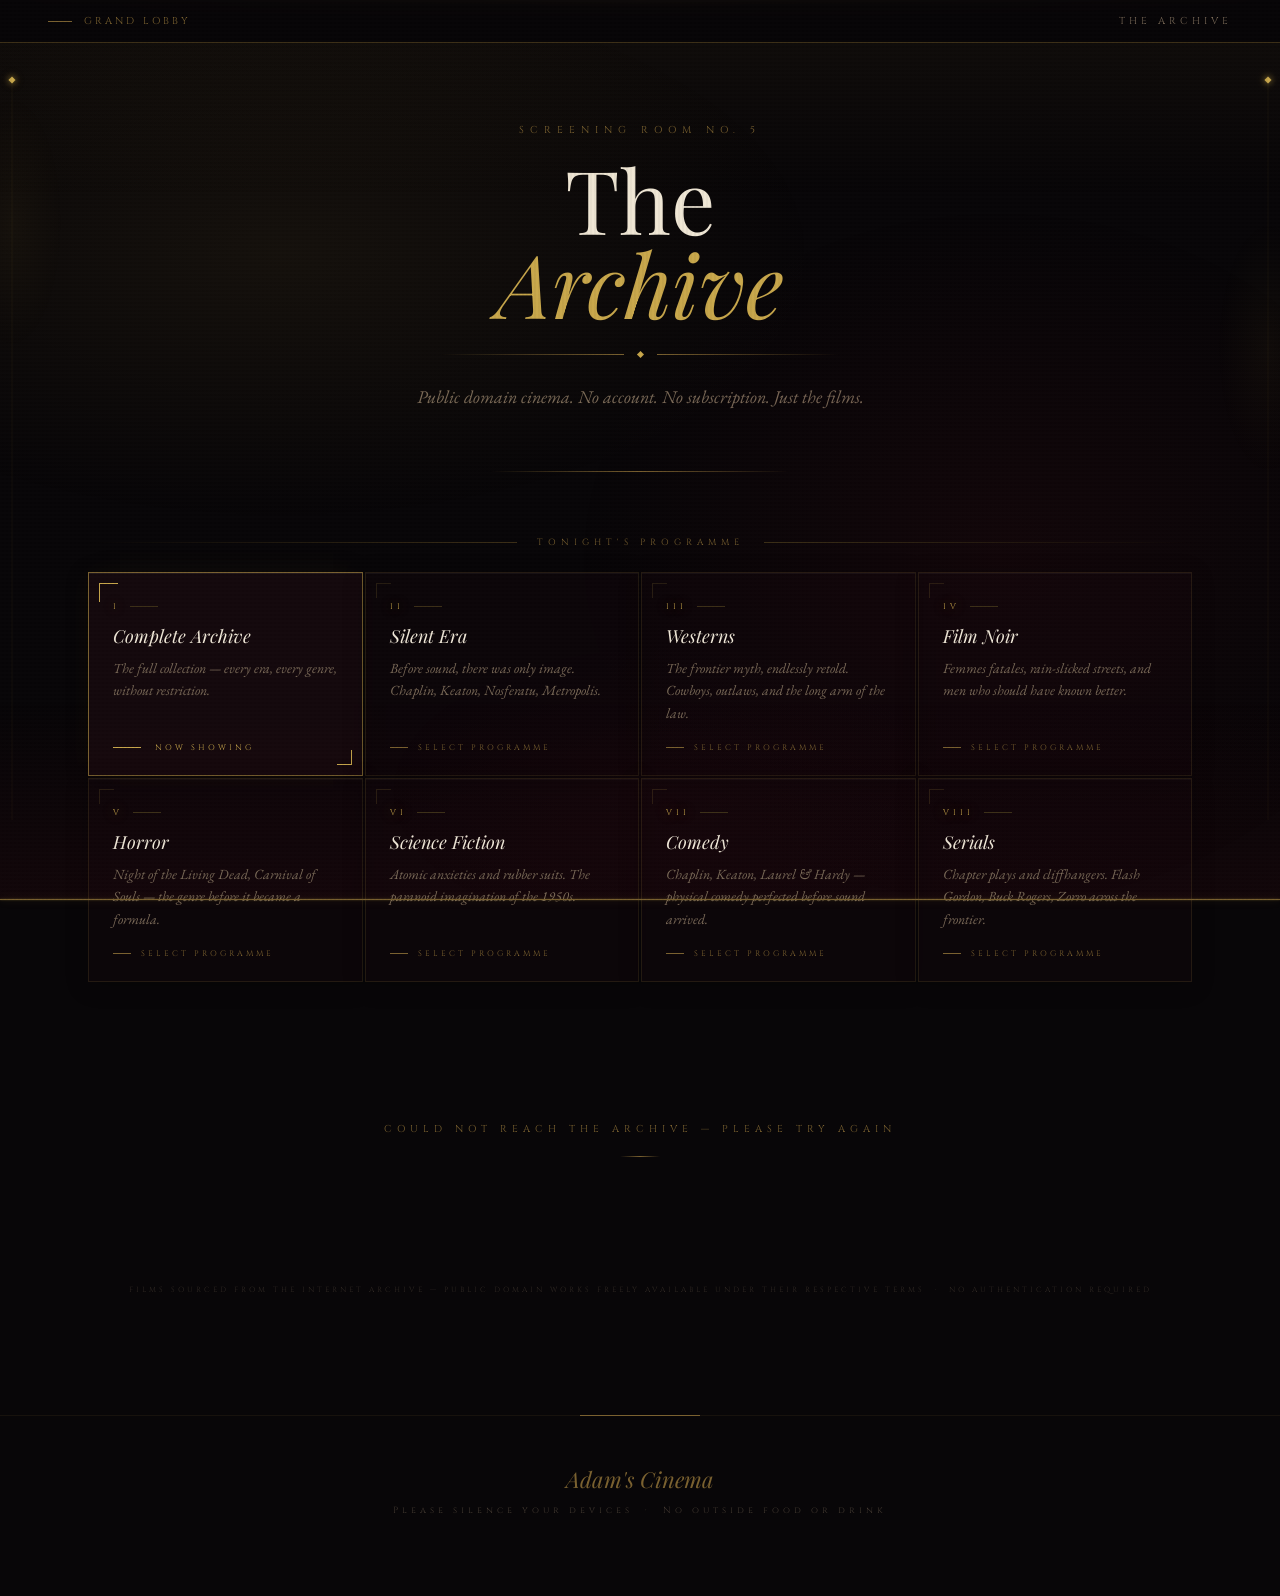
<file: classic.html>
<!DOCTYPE html>
<html lang="en">
<head>
<meta charset="UTF-8">
<meta name="viewport" content="width=device-width, initial-scale=1.0">
<title>The Archive — Adam's Cinema</title>
<link rel="preconnect" href="https://fonts.googleapis.com">
<link rel="preconnect" href="https://fonts.gstatic.com" crossorigin>
<link href="https://fonts.googleapis.com/css2?family=Playfair+Display:ital,wght@0,400;0,500;0,700;1,400;1,600&family=EB+Garamond:ital,wght@0,400;0,500;1,400&family=Cinzel:wght@400;500;600&family=Courier+Prime:ital,wght@0,400;0,700;1,400&display=swap" rel="stylesheet">
<link rel="stylesheet" href="style.css">
<style>
.room-label { font-family:'Cinzel',serif; font-size:10px; letter-spacing:6px; color:var(--gold-dim); text-transform:uppercase; margin-bottom:20px; opacity:0; animation:fadeUp 0.8s ease forwards 0.2s; }
h1 { opacity:0; animation:fadeUp 0.8s ease forwards 0.4s; }
.header-ornament { opacity:0; animation:fadeUp 0.8s ease forwards 0.6s; }
.header-sub { opacity:0; animation:fadeUp 0.8s ease forwards 0.8s; }
@keyframes fadeUp { from{opacity:0;transform:translateY(20px)} to{opacity:1;transform:translateY(0)} }
main { max-width:1200px; margin:0 auto; padding:64px 48px 120px; position:relative; z-index:2; }
/* ── Programme board ────────────────────────────────────────────────── */
.programme-section { margin-bottom:60px; opacity:0; animation:fadeUp 0.7s ease forwards 1s; }
.programme-header { display:flex; align-items:center; gap:20px; margin-bottom:24px; }
.ph-label { font-family:'Cinzel',serif; font-size:9px; letter-spacing:5px; color:var(--gold-dim); text-transform:uppercase; white-space:nowrap; }
.ph-line { flex:1; height:1px; background:linear-gradient(90deg,transparent,var(--gold-pale)); }
.ph-line.r { background:linear-gradient(270deg,transparent,var(--gold-pale)); }
.programme-grid { display:grid; grid-template-columns:repeat(4,1fr); gap:2px; }
.prog-card { background:rgba(26,8,16,0.28); backdrop-filter:blur(14px) saturate(1.1); -webkit-backdrop-filter:blur(14px) saturate(1.1); border:1px solid rgba(201,168,76,0.12); box-shadow:inset 0 1px 0 rgba(255,255,255,0.04),0 4px 20px rgba(0,0,0,0.25); padding:28px 24px 22px; cursor:pointer; transition:border-color 0.3s,box-shadow 0.3s; position:relative; display:flex; flex-direction:column; }
.prog-card::before { content:''; position:absolute; top:10px; left:10px; width:14px; height:14px; border-top:1px solid rgba(201,168,76,0.15); border-left:1px solid rgba(201,168,76,0.15); transition:all 0.3s; }
.prog-card:hover { border-color:rgba(201,168,76,0.4); box-shadow:inset 0 1px 0 rgba(255,255,255,0.07),0 0 30px rgba(201,168,76,0.18),0 0 60px rgba(201,168,76,0.07),0 4px 20px rgba(0,0,0,0.3); }
.prog-card:hover::before { width:18px; height:18px; border-color:rgba(201,168,76,0.45); }
.prog-card.active { border-color:var(--gold-dim); background:rgba(42,16,24,0.38); box-shadow:inset 0 1px 0 rgba(255,255,255,0.06),0 4px 20px rgba(0,0,0,0.3),0 0 30px rgba(201,168,76,0.05); }
.prog-card.active::before { width:18px; height:18px; border-color:var(--gold); }
.prog-card.active::after { content:''; position:absolute; bottom:10px; right:10px; width:14px; height:14px; border-bottom:1px solid var(--gold); border-right:1px solid var(--gold); }
.prog-num { font-family:'Cinzel',serif; font-size:8px; letter-spacing:4px; color:var(--gold); text-transform:uppercase; margin-bottom:14px; display:flex; align-items:center; gap:10px; text-shadow:0 0 12px rgba(201,168,76,0.5); }
.prog-num::after { content:''; flex:1; max-width:28px; height:1px; background:var(--gold-pale); }
.prog-title { font-family:'Playfair Display',serif; font-size:18px; font-style:italic; color:var(--cream); margin-bottom:10px; line-height:1.15; }
.prog-tagline { font-family:'EB Garamond',serif; font-style:italic; font-size:14px; color:var(--cream-muted); line-height:1.6; flex:1; margin-bottom:18px; }
.prog-card:hover .prog-tagline { color:var(--cream-dim); }
.prog-enter { display:flex; align-items:center; gap:10px; font-family:'Cinzel',serif; font-size:8px; letter-spacing:3px; color:var(--gold-dim); text-transform:uppercase; transition:all 0.3s; margin-top:auto; }
.prog-card:hover .prog-enter,.prog-card.active .prog-enter { color:var(--gold); gap:14px; }
.prog-line { width:18px; height:1px; background:currentColor; transition:width 0.3s; flex-shrink:0; }
.prog-card:hover .prog-line,.prog-card.active .prog-line { width:28px; }
/* ── Film grid ──────────────────────────────────────────────────────── */
.archive-grid { display:grid; grid-template-columns:repeat(4,1fr); gap:2px; }
.film-card { background:rgba(26,8,16,0.28); backdrop-filter:blur(10px) saturate(1.1); -webkit-backdrop-filter:blur(10px) saturate(1.1); border:1px solid rgba(201,168,76,0.1); box-shadow:inset 0 1px 0 rgba(255,255,255,0.03); cursor:pointer; transition:border-color 0.3s,box-shadow 0.3s; position:relative; overflow:hidden; }
.film-card:hover { border-color:rgba(201,168,76,0.35); box-shadow:inset 0 1px 0 rgba(255,255,255,0.06),0 0 20px rgba(201,168,76,0.14),0 0 40px rgba(201,168,76,0.06); }
.film-card::after { content:''; position:absolute; bottom:10px; right:10px; width:14px; height:14px; border-bottom:1px solid rgba(201,168,76,0.18); border-right:1px solid rgba(201,168,76,0.18); transition:all 0.3s; pointer-events:none; }
.film-card:hover::after { width:20px; height:20px; border-color:var(--gold-dim); }
.film-thumb-wrap { width:100%; aspect-ratio:4/3; overflow:hidden; background:rgba(26,8,16,0.8); display:flex; align-items:center; justify-content:center; }
.film-thumb { width:100%; height:100%; object-fit:cover; display:block; filter:saturate(0.4) brightness(0.65) sepia(0.3); transition:filter 0.35s; }
.film-card:hover .film-thumb { filter:saturate(0.9) brightness(0.95); }
.film-no-thumb { color:rgba(201,168,76,0.08); font-size:32px; }
.film-info { padding:16px 18px 20px; }
.film-title { font-family:'Playfair Display',serif; font-size:14px; font-style:italic; color:var(--cream); line-height:1.3; margin-bottom:5px; }
.film-meta { font-family:'Cinzel',serif; font-size:7.5px; letter-spacing:2px; color:var(--gold-dim); text-transform:uppercase; margin-bottom:8px; }
.film-desc { font-family:'EB Garamond',serif; font-size:13px; line-height:1.55; color:var(--cream-muted); display:-webkit-box; -webkit-line-clamp:2; -webkit-box-orient:vertical; overflow:hidden; margin-bottom:12px; }
.watch-btn { display:flex; align-items:center; gap:10px; font-family:'Cinzel',serif; font-size:8px; letter-spacing:3px; color:var(--gold-dim); text-transform:uppercase; transition:all 0.3s; }
.watch-line { width:20px; height:1px; background:currentColor; transition:width 0.3s; }
.film-card:hover .watch-btn { color:var(--gold); gap:14px; }
.film-card:hover .watch-line { width:30px; }
/* ── Loading / empty states ─────────────────────────────────────────── */
.state-msg { text-align:center; padding:80px 20px; font-family:'Cinzel',serif; font-size:10px; letter-spacing:5px; color:var(--gold-dim); text-transform:uppercase; grid-column:1/-1; }
.state-msg::after { content:''; display:block; width:40px; height:1px; background:linear-gradient(90deg,transparent,var(--gold-dim),transparent); margin:20px auto 0; animation:shimmer 1.5s ease infinite; }
@keyframes shimmer { 0%,100%{opacity:0.3} 50%{opacity:1} }
/* ── Attribution ────────────────────────────────────────────────────── */
.attribution { font-family:'Cinzel',serif; font-size:7.5px; letter-spacing:3px; color:var(--cream-muted); opacity:0.35; text-transform:uppercase; text-align:center; margin-top:48px; }
footer { border-top:1px solid rgba(201,168,76,0.08); }
/* ── Lightbox ───────────────────────────────────────────────────────── */
#lightbox { position:fixed; inset:0; z-index:900; display:none; align-items:center; justify-content:center; }
#lightbox.open { display:flex; }
.lb-backdrop { position:absolute; inset:0; background:rgba(5,3,2,0.94); cursor:pointer; }
.lb-content { position:relative; z-index:1; width:min(880px,94vw); background:rgba(14,5,10,0.45); backdrop-filter:blur(20px) saturate(1.2); -webkit-backdrop-filter:blur(20px) saturate(1.2); border:1px solid rgba(201,168,76,0.25); box-shadow:inset 0 1px 0 rgba(255,255,255,0.06),0 0 80px rgba(0,0,0,0.8),0 0 40px rgba(201,168,76,0.05); max-height:92vh; overflow-y:auto; }
.lb-content::before,.lb-content::after { content:''; position:absolute; width:16px; height:16px; border-color:rgba(201,168,76,0.5); border-style:solid; pointer-events:none; z-index:2; }
.lb-content::before { top:-1px; left:-1px; border-width:1px 0 0 1px; }
.lb-content::after { bottom:-1px; right:-1px; border-width:0 1px 1px 0; }
.lb-player { width:100%; aspect-ratio:16/9; background:#000; }
.lb-player iframe { width:100%; height:100%; border:none; display:block; }
.lb-details { padding:20px 28px 26px; border-top:1px solid rgba(201,168,76,0.08); }
.lb-title { font-family:'Playfair Display',serif; font-size:22px; font-style:italic; color:var(--cream); margin-bottom:6px; line-height:1.2; }
.lb-meta { font-family:'Cinzel',serif; font-size:9px; letter-spacing:3px; color:var(--gold-dim); text-transform:uppercase; margin-bottom:12px; }
.lb-desc { font-family:'EB Garamond',serif; font-size:15px; line-height:1.7; color:var(--cream-muted); margin-bottom:16px; }
.lb-footer { display:flex; align-items:center; justify-content:space-between; flex-wrap:wrap; gap:10px; }
.lb-archive-link { font-family:'Cinzel',serif; font-size:8px; letter-spacing:2px; color:var(--gold-dim); text-decoration:none; text-transform:uppercase; transition:color 0.2s; border:1px solid rgba(201,168,76,0.15); padding:8px 16px; }
.lb-archive-link:hover { color:var(--gold); border-color:rgba(201,168,76,0.35); }
.lb-pd-badge { font-family:'Cinzel',serif; font-size:7px; letter-spacing:2px; color:var(--cream-muted); opacity:0.4; text-transform:uppercase; }
.lb-close { position:absolute; top:12px; right:16px; font-family:'Cinzel',serif; font-size:9px; letter-spacing:2px; color:var(--gold-dim); cursor:pointer; background:none; border:none; text-transform:uppercase; transition:color 0.25s; z-index:3; padding:8px; }
.lb-close:hover { color:var(--gold); }
@media(max-width:900px) {
  .programme-grid { grid-template-columns:repeat(2,1fr); }
  .archive-grid { grid-template-columns:repeat(2,1fr); }
  main { padding:48px 24px 100px; }
}
@media(max-width:500px) {
  .archive-grid { grid-template-columns:1fr; }
}
</style>
</head>
<body>

<div class="ceiling"></div>
<div class="ceiling-glow"></div>
<div class="floor"></div>
<div class="floor-glow"></div>

<nav class="nav">
  <a class="nav-back" href="index.html">
    <div class="nav-back-line"></div>
    Grand Lobby
  </a>
  <span class="nav-title">The Archive</span>
</nav>

<header>
  <div class="room-label">Screening Room No. 5</div>
  <h1>The <em>Archive</em></h1>
  <div class="header-ornament">
    <div class="orn-line"></div>
    <div class="orn-diamond"></div>
    <div class="orn-line r"></div>
  </div>
  <p class="header-sub">Public domain cinema. No account. No subscription. Just the films.</p>
</header>

<main>

  <div class="programme-section">
    <div class="programme-header">
      <div class="ph-line"></div>
      <span class="ph-label">Tonight's Programme</span>
      <div class="ph-line r"></div>
    </div>
    <div class="programme-grid">

      <div class="prog-card active" data-filter="all">
        <div class="prog-num">I</div>
        <div class="prog-title">Complete Archive</div>
        <p class="prog-tagline">The full collection — every era, every genre, without restriction.</p>
        <div class="prog-enter"><div class="prog-line"></div><span>Now Showing</span></div>
      </div>

      <div class="prog-card" data-filter="silent">
        <div class="prog-num">II</div>
        <div class="prog-title">Silent Era</div>
        <p class="prog-tagline">Before sound, there was only image. Chaplin, Keaton, Nosferatu, Metropolis.</p>
        <div class="prog-enter"><div class="prog-line"></div><span>Select Programme</span></div>
      </div>

      <div class="prog-card" data-filter="westerns">
        <div class="prog-num">III</div>
        <div class="prog-title">Westerns</div>
        <p class="prog-tagline">The frontier myth, endlessly retold. Cowboys, outlaws, and the long arm of the law.</p>
        <div class="prog-enter"><div class="prog-line"></div><span>Select Programme</span></div>
      </div>

      <div class="prog-card" data-filter="noir">
        <div class="prog-num">IV</div>
        <div class="prog-title">Film Noir</div>
        <p class="prog-tagline">Femmes fatales, rain-slicked streets, and men who should have known better.</p>
        <div class="prog-enter"><div class="prog-line"></div><span>Select Programme</span></div>
      </div>

      <div class="prog-card" data-filter="horror">
        <div class="prog-num">V</div>
        <div class="prog-title">Horror</div>
        <p class="prog-tagline">Night of the Living Dead, Carnival of Souls — the genre before it became a formula.</p>
        <div class="prog-enter"><div class="prog-line"></div><span>Select Programme</span></div>
      </div>

      <div class="prog-card" data-filter="scifi">
        <div class="prog-num">VI</div>
        <div class="prog-title">Science Fiction</div>
        <p class="prog-tagline">Atomic anxieties and rubber suits. The paranoid imagination of the 1950s.</p>
        <div class="prog-enter"><div class="prog-line"></div><span>Select Programme</span></div>
      </div>

      <div class="prog-card" data-filter="comedy">
        <div class="prog-num">VII</div>
        <div class="prog-title">Comedy</div>
        <p class="prog-tagline">Chaplin, Keaton, Laurel &amp; Hardy — physical comedy perfected before sound arrived.</p>
        <div class="prog-enter"><div class="prog-line"></div><span>Select Programme</span></div>
      </div>

      <div class="prog-card" data-filter="serials">
        <div class="prog-num">VIII</div>
        <div class="prog-title">Serials</div>
        <p class="prog-tagline">Chapter plays and cliffhangers. Flash Gordon, Buck Rogers, Zorro across the frontier.</p>
        <div class="prog-enter"><div class="prog-line"></div><span>Select Programme</span></div>
      </div>

    </div>
  </div>

  <div class="archive-grid" id="archiveGrid">
    <div class="state-msg">Loading the archive</div>
  </div>

  <p class="attribution">Films sourced from the Internet Archive — public domain works freely available under their respective terms &nbsp;·&nbsp; No authentication required</p>

</main>

<footer>
  <div class="footer-mark">Adam's Cinema</div>
  <div class="footer-sub">Please silence your devices &nbsp;·&nbsp; No outside food or drink</div>
</footer>

<!-- Lightbox player -->
<div id="lightbox">
  <div class="lb-backdrop" id="lbBackdrop"></div>
  <div class="lb-content">
    <button class="lb-close" id="lbClose">✕ Close</button>
    <div class="lb-player">
      <iframe id="lb-iframe" src="" allowfullscreen allow="autoplay"></iframe>
    </div>
    <div class="lb-details">
      <div class="lb-title" id="lb-title"></div>
      <div class="lb-meta" id="lb-meta"></div>
      <div class="lb-desc" id="lb-desc"></div>
      <div class="lb-footer">
        <a class="lb-archive-link" id="lb-link" href="#" target="_blank" rel="noopener noreferrer">View on Internet Archive ↗</a>
        <span class="lb-pd-badge">Public Domain</span>
      </div>
    </div>
  </div>
</div>

<script>
  // ── Internet Archive: no API key, no proxy needed ───────────────────────
  const ARCHIVE = 'https://archive.org';

  const FILTERS = {
    all:      'collection:(feature_films) AND mediatype:movies',
    silent:   'collection:(silent_films) AND mediatype:movies',
    westerns: 'collection:(feature_films) AND mediatype:movies AND subject:westerns',
    noir:     'mediatype:movies AND subject:(film noir)',
    horror:   'collection:(feature_films) AND mediatype:movies AND subject:horror',
    scifi:    'mediatype:movies AND subject:(science fiction) AND year:[1940 TO 1969]',
    comedy:   'collection:(feature_films) AND mediatype:movies AND subject:comedy',
    serials:  'mediatype:movies AND subject:serials'
  };

  function esc(s) {
    return String(s || '').replace(/&/g,'&amp;').replace(/"/g,'&quot;').replace(/</g,'&lt;');
  }

  function cleanHtml(s) {
    return String(s || '').replace(/<[^>]*>/g,'').replace(/&amp;/g,'&').replace(/&lt;/g,'<').replace(/&gt;/g,'>').trim();
  }

  function buildCard(f) {
    const id      = f.identifier || '';
    const title   = f.title || 'Untitled';
    const creator = Array.isArray(f.creator) ? f.creator[0] : (f.creator || '');
    const year    = f.date ? String(f.date).slice(0,4) : '';
    const rawDesc = Array.isArray(f.description) ? f.description[0] : (f.description || '');
    const desc    = cleanHtml(rawDesc).slice(0, 200);
    const thumb   = `${ARCHIVE}/services/img/${id}`;

    return `<div class="film-card"
      data-id="${esc(id)}" data-title="${esc(title)}"
      data-creator="${esc(creator)}" data-year="${esc(year)}"
      data-desc="${esc(desc)}">
      <div class="film-thumb-wrap">
        <img class="film-thumb" src="${thumb}" alt="${esc(title)}" loading="lazy"
          onerror="this.parentElement.innerHTML='<div class=film-no-thumb>✦</div>'">
      </div>
      <div class="film-info">
        <div class="film-title">${esc(title)}</div>
        <div class="film-meta">${[esc(creator), esc(year)].filter(Boolean).join(' · ')}</div>
        ${desc ? `<p class="film-desc">${esc(desc)}</p>` : ''}
        <div class="watch-btn"><div class="watch-line"></div>Watch Now</div>
      </div>
    </div>`;
  }

  async function loadFilms(filterKey) {
    const grid = document.getElementById('archiveGrid');
    grid.innerHTML = '<div class="state-msg">Loading the archive</div>';

    const url = `${ARCHIVE}/advancedsearch.php?q=${encodeURIComponent(FILTERS[filterKey])}&output=json&rows=24&fl[]=identifier&fl[]=title&fl[]=creator&fl[]=date&fl[]=description&sort[]=downloads+desc`;

    try {
      const res  = await fetch(url);
      const data = await res.json();
      const docs = (data.response && data.response.docs) || [];

      if (!docs.length) {
        grid.innerHTML = '<div class="state-msg">No films found for this filter</div>';
        return;
      }

      grid.innerHTML = docs.map(f => buildCard(f)).join('');
      grid.querySelectorAll('.film-card').forEach(card => {
        card.addEventListener('click', () => openLightbox(
          card.dataset.id,
          card.dataset.title,
          card.dataset.creator,
          card.dataset.year,
          card.dataset.desc
        ));
      });

    } catch(e) {
      grid.innerHTML = '<div class="state-msg">Could not reach the archive — please try again</div>';
    }
  }

  function openLightbox(id, title, creator, year, desc) {
    document.getElementById('lb-iframe').src = `${ARCHIVE}/embed/${id}`;
    document.getElementById('lb-title').textContent = title;
    document.getElementById('lb-meta').textContent  = [creator, year].filter(Boolean).join(' · ');
    document.getElementById('lb-desc').textContent  = desc || '';
    document.getElementById('lb-link').href = `${ARCHIVE}/details/${id}`;
    document.getElementById('lightbox').classList.add('open');
    document.body.style.overflow = 'hidden';
  }

  function closeLightbox() {
    document.getElementById('lightbox').classList.remove('open');
    document.getElementById('lb-iframe').src = '';
    document.body.style.overflow = '';
  }

  document.querySelectorAll('.prog-card').forEach(card => {
    card.addEventListener('click', () => {
      document.querySelectorAll('.prog-card').forEach(c => {
        c.classList.remove('active');
        c.querySelector('.prog-enter span').textContent = 'Select Programme';
      });
      card.classList.add('active');
      card.querySelector('.prog-enter span').textContent = 'Now Showing';
      loadFilms(card.dataset.filter);
    });
  });

  document.getElementById('lbBackdrop').addEventListener('click', closeLightbox);
  document.getElementById('lbClose').addEventListener('click', closeLightbox);
  document.addEventListener('keydown', e => { if (e.key === 'Escape') closeLightbox(); });

  loadFilms('all');
</script>

<script>
(function(){
  if(window.innerWidth<900)return;
  if(window.matchMedia('(prefers-reduced-motion:reduce)').matches)return;

  ['rail-l','rail-r'].forEach(function(c){
    var r=document.createElement('div');
    r.className='theatre-rail '+c;
    r.setAttribute('aria-hidden','true');
    r.innerHTML='<div class="rail-track"><div class="rail-fill"></div></div>'
               +'<div class="rail-marker"></div>'
               +'<div class="rail-glow"></div>';
    document.body.appendChild(r);
  });

  var fills   = document.querySelectorAll('.rail-fill');
  var markers = document.querySelectorAll('.rail-marker');
  var glows   = document.querySelectorAll('.rail-glow');

  function update(){
    var s = window.scrollY;
    var maxS = document.documentElement.scrollHeight - window.innerHeight;
    var p = maxS > 0 ? Math.min(1, Math.max(0, s / maxS)) : 0;
    fills.forEach(function(f){ f.style.height = (p*100)+'%'; });
    var markerY = 80 + p * (window.innerHeight - 160);
    markers.forEach(function(m){ m.style.top = markerY+'px'; });
    if(glows[0]) glows[0].style.top = (8  + p*54)+'%';
    if(glows[1]) glows[1].style.top = (22 + p*52)+'%';
  }

  window.addEventListener('scroll', update, {passive:true});
  window.addEventListener('resize', update, {passive:true});
  update();

  var obs = new IntersectionObserver(function(entries){
    entries.forEach(function(e){
      if(e.isIntersecting){
        markers.forEach(function(m){
          m.classList.add('pulsing');
          setTimeout(function(){ m.classList.remove('pulsing'); }, 500);
        });
      }
    });
  },{threshold:0.2, rootMargin:'-8% 0px -8% 0px'});

  document.querySelectorAll('h1, h2, header').forEach(function(el){ obs.observe(el); });
})();
</script>

</body>
</html>
</file>
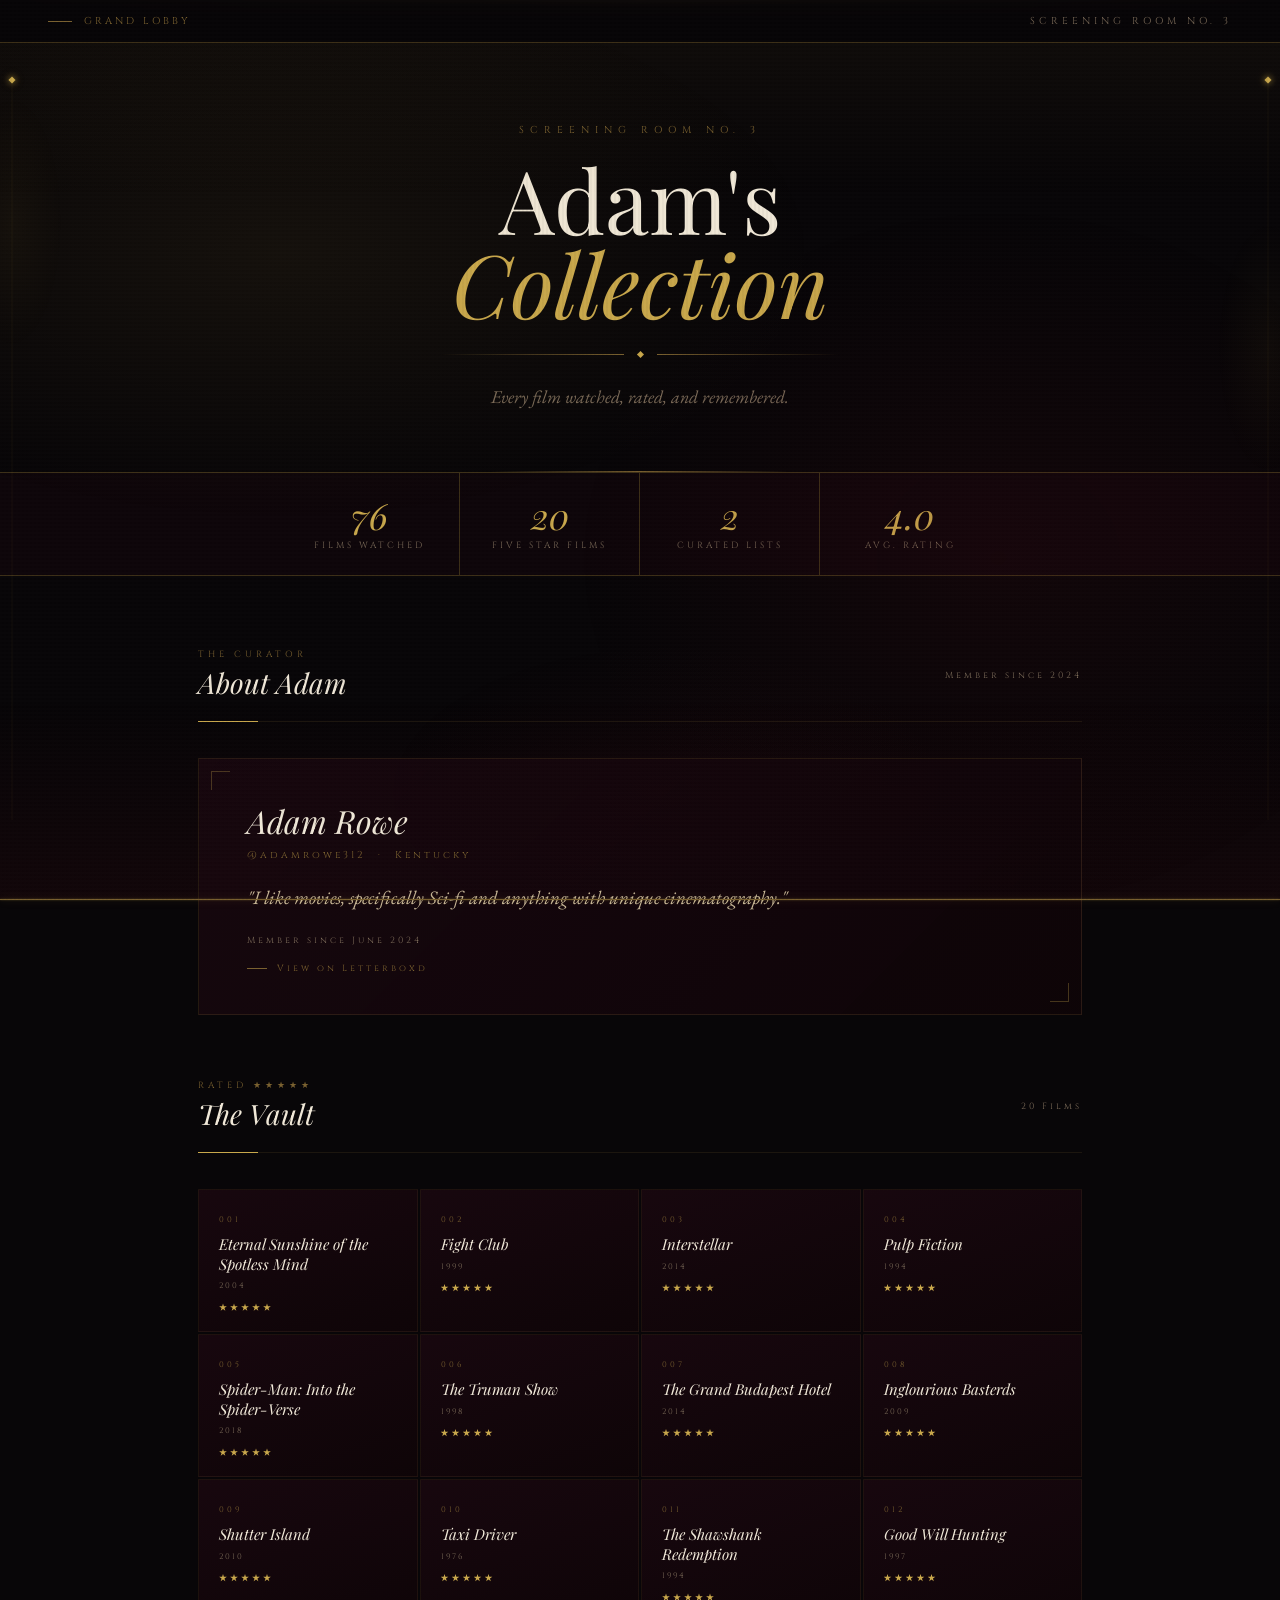
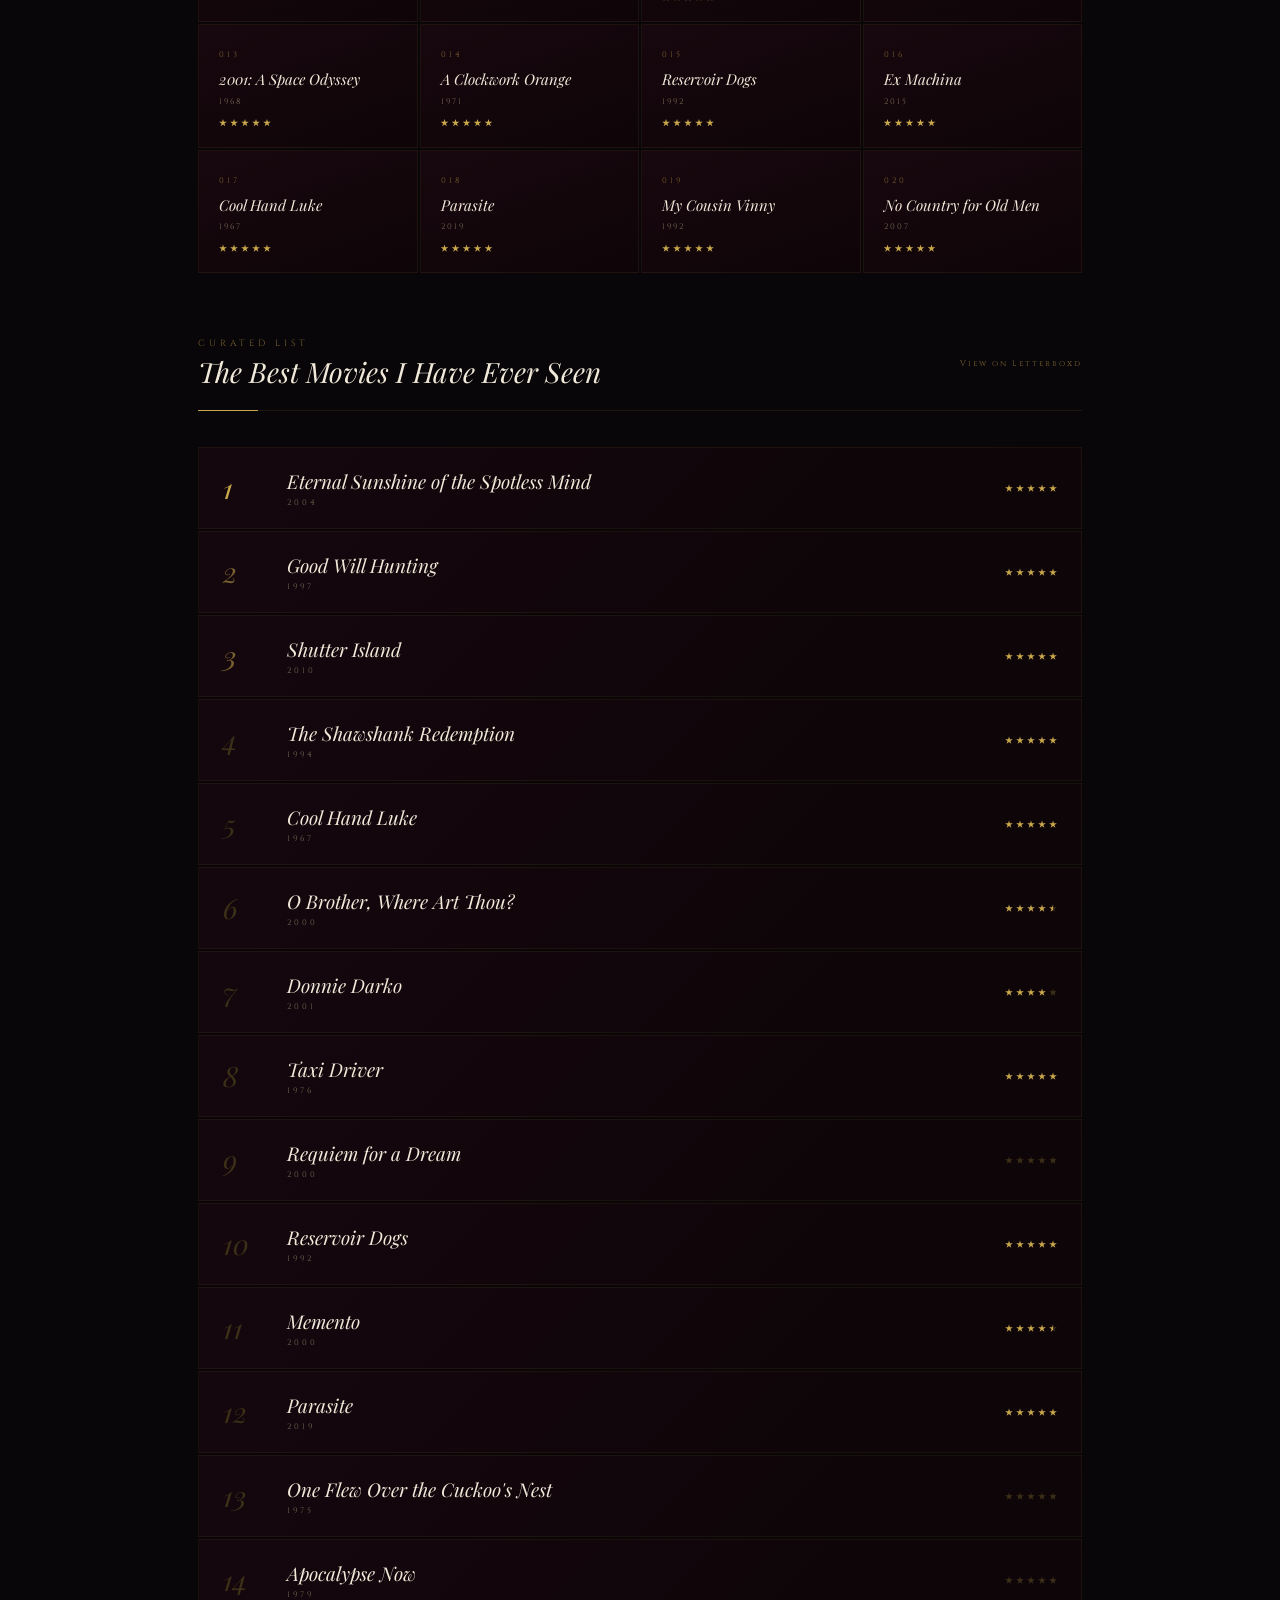
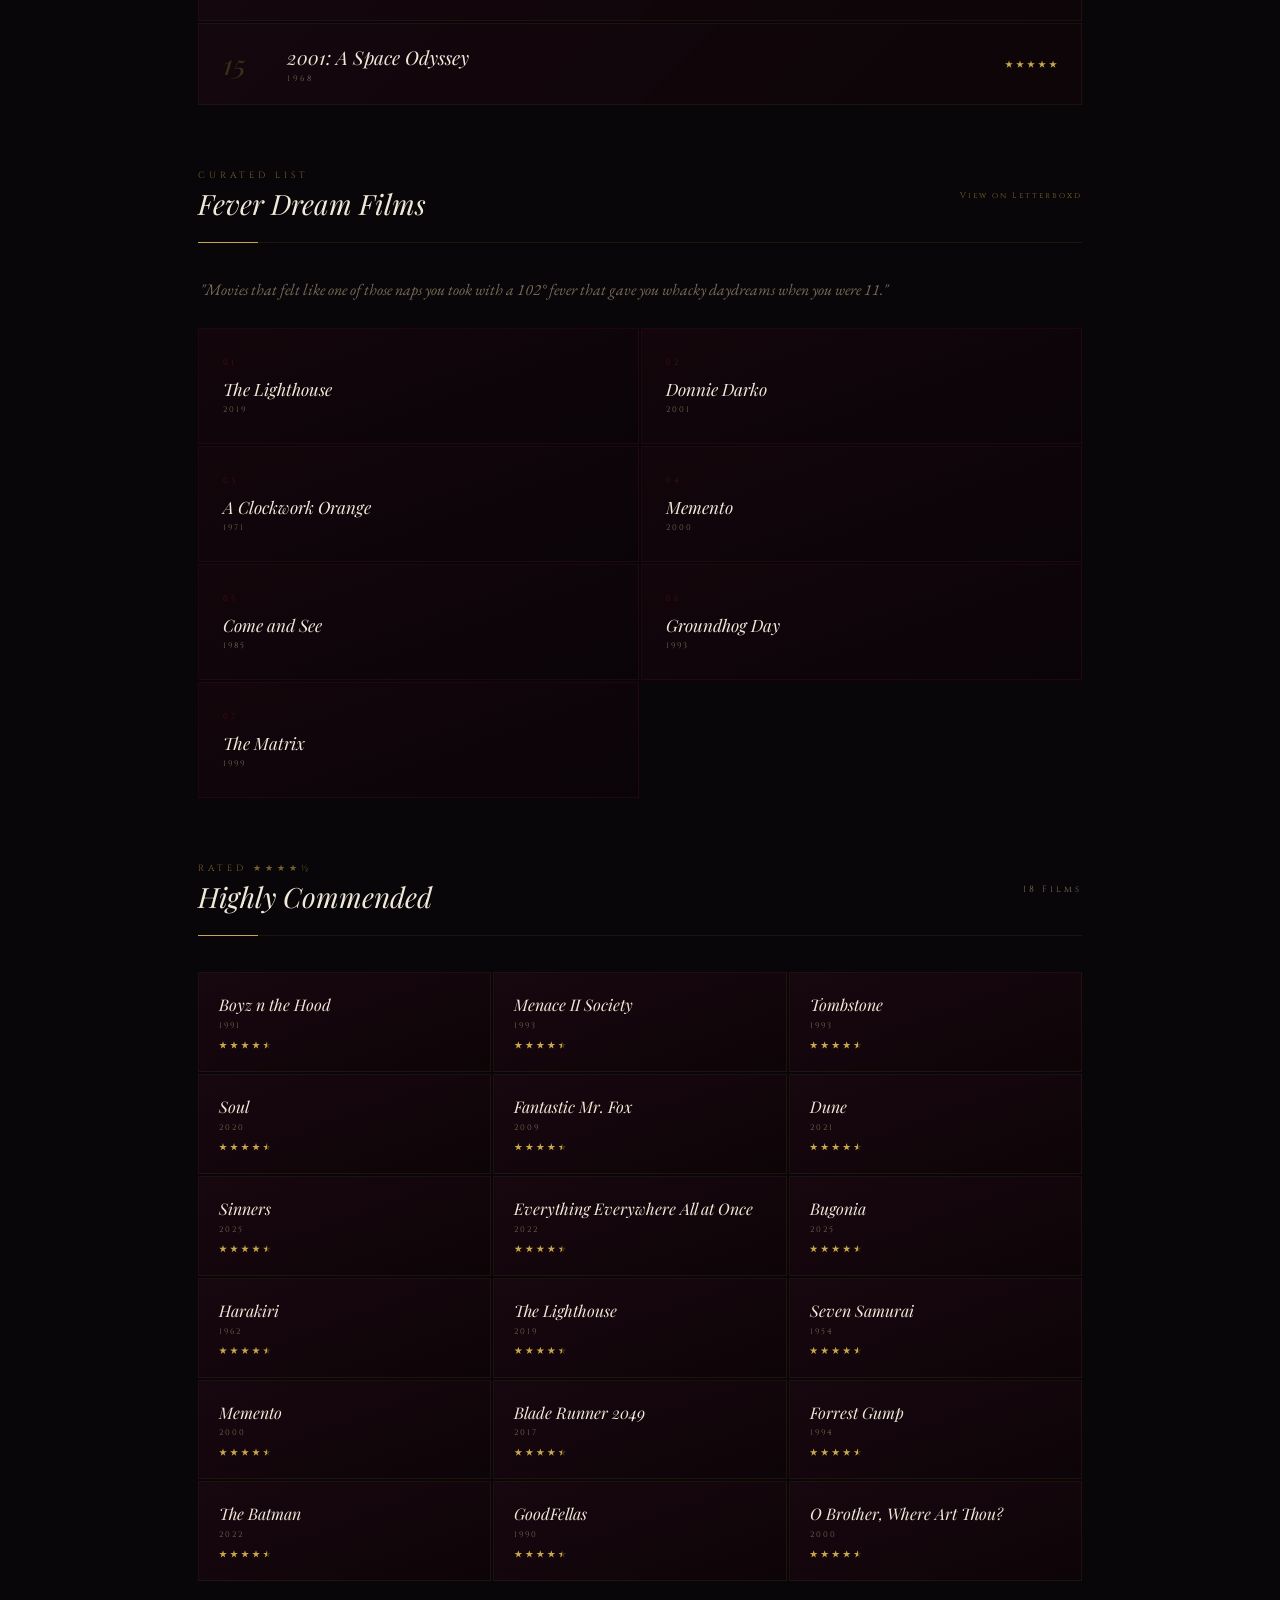
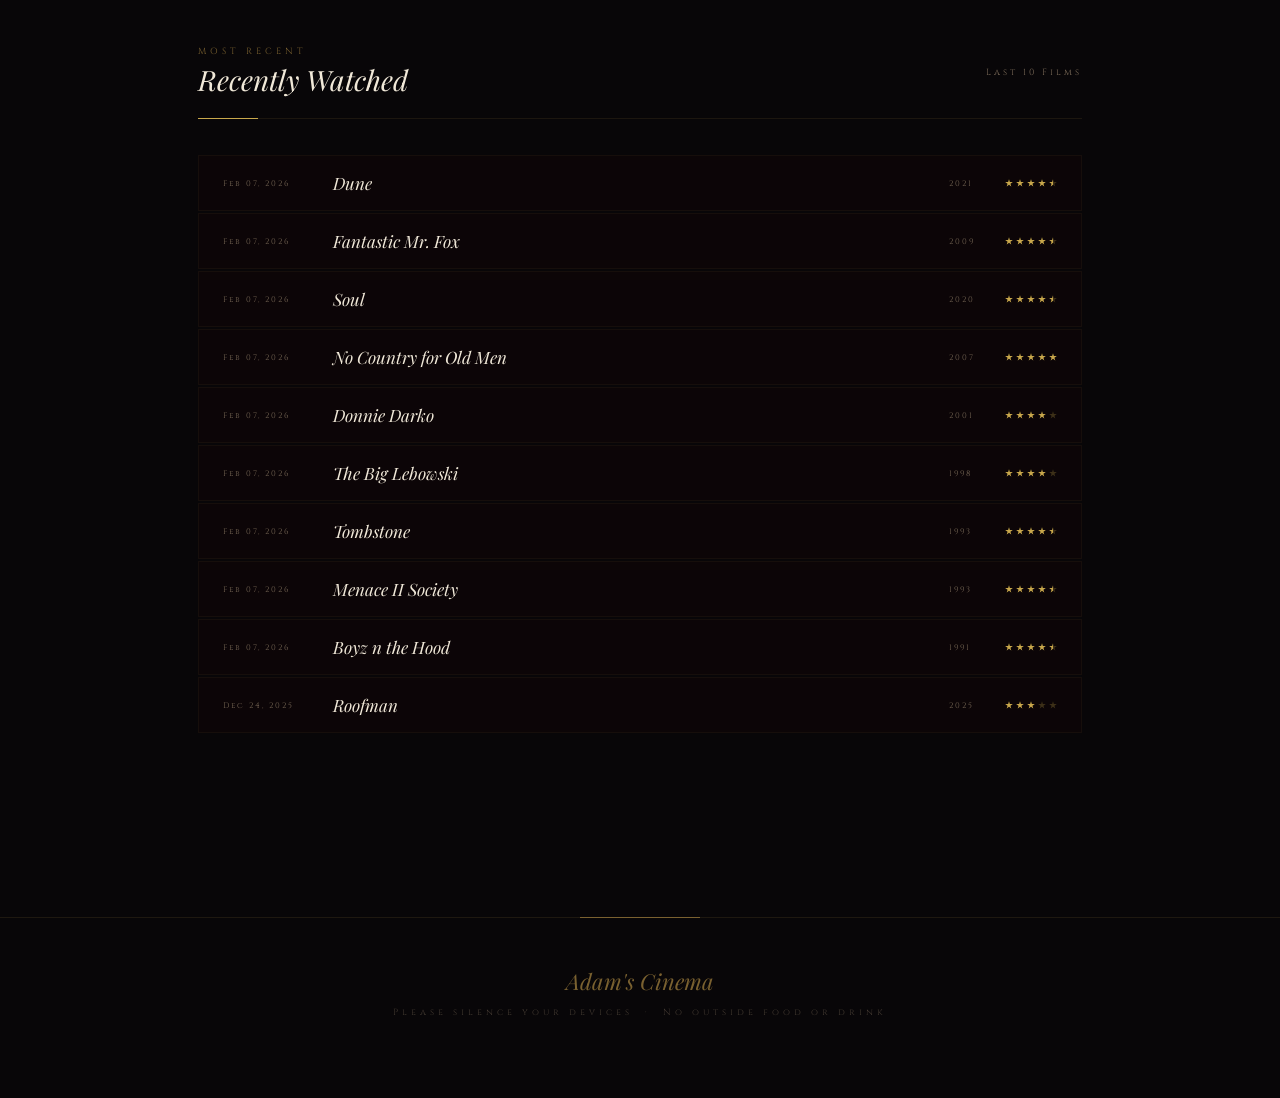
<file: collection.html>
<!DOCTYPE html>
<html lang="en">
<head>
<meta charset="UTF-8">
<meta name="viewport" content="width=device-width, initial-scale=1.0">
<title>Adam's Curated Collection — Adam's Cinema</title>
<link rel="preconnect" href="https://fonts.googleapis.com">
<link rel="preconnect" href="https://fonts.gstatic.com" crossorigin>
<link href="https://fonts.googleapis.com/css2?family=Playfair+Display:ital,wght@0,400;0,500;0,700;1,400;1,600&family=EB+Garamond:ital,wght@0,400;0,500;1,400&family=Cinzel:wght@400;500;600&family=Courier+Prime:ital,wght@0,400;0,700;1,400&display=swap" rel="stylesheet">
<link rel="stylesheet" href="style.css">
<style>
.room-label { font-family:'Cinzel',serif; font-size:10px; letter-spacing:6px; color:var(--gold-dim); text-transform:uppercase; margin-bottom:20px; opacity:0; animation:fadeUp 0.8s ease forwards 0.2s; }
h1 { opacity:0; animation:fadeUp 0.8s ease forwards 0.4s; }
.header-ornament { opacity:0; animation:fadeUp 0.8s ease forwards 0.6s; }
.header-sub { opacity:0; animation:fadeUp 0.8s ease forwards 0.8s; }
.stats-bar { display:flex; justify-content:center; border-top:1px solid var(--gold-pale); border-bottom:1px solid var(--gold-pale); background:rgba(26,8,16,0.4); opacity:0; animation:fadeUp 0.7s ease forwards 1s; }
.stat { flex:1; max-width:180px; text-align:center; padding:24px 20px; border-right:1px solid var(--gold-pale); }
.stat:last-child { border-right:none; }
.stat-num { font-family:'Playfair Display',serif; font-size:36px; font-style:italic; color:var(--gold); line-height:1; margin-bottom:6px; }
.stat-label { font-family:'Cinzel',serif; font-size:9px; letter-spacing:3px; color:var(--cream-muted); text-transform:uppercase; }
main { max-width:980px; margin:0 auto; padding:72px 48px 120px; position:relative; z-index:2; }
.section { margin-bottom:64px; opacity:0; animation:fadeUp 0.7s ease forwards; }
.section:nth-child(1){animation-delay:0.2s} .section:nth-child(2){animation-delay:0.3s} .section:nth-child(3){animation-delay:0.4s} .section:nth-child(4){animation-delay:0.5s} .section:nth-child(5){animation-delay:0.6s}
.section-head { display:flex; align-items:center; gap:20px; margin-bottom:36px; padding-bottom:20px; border-bottom:1px solid rgba(201,168,76,0.1); position:relative; }
.section-head::after { content:''; position:absolute; bottom:-1px; left:0; width:60px; height:1px; background:var(--gold); }
.section-head-icon { font-size:18px; }
.section-head-text { flex:1; }
.section-head-label { font-family:'Cinzel',serif; font-size:9px; letter-spacing:4px; color:var(--gold-dim); text-transform:uppercase; margin-bottom:4px; }
.section-head-title { font-family:'Playfair Display',serif; font-size:28px; font-style:italic; color:var(--cream); }
.section-head-count { font-family:'Cinzel',serif; font-size:9px; letter-spacing:3px; color:var(--cream-muted); }
.bio-card { border:1px solid rgba(201,168,76,0.12); background:linear-gradient(135deg,rgba(26,8,16,0.8),rgba(15,5,8,0.9)); padding:40px 48px; position:relative; }
.bio-card::before { content:''; position:absolute; top:12px; left:12px; width:18px; height:18px; border-top:1px solid rgba(201,168,76,0.3); border-left:1px solid rgba(201,168,76,0.3); }
.bio-card::after { content:''; position:absolute; bottom:12px; right:12px; width:18px; height:18px; border-bottom:1px solid rgba(201,168,76,0.3); border-right:1px solid rgba(201,168,76,0.3); }
.bio-name { font-family:'Playfair Display',serif; font-size:32px; font-style:italic; color:var(--cream); margin-bottom:6px; }
.bio-handle { font-family:'Cinzel',serif; font-size:10px; letter-spacing:3px; color:var(--gold-dim); margin-bottom:20px; }
.bio-text { font-size:19px; line-height:1.7; color:var(--cream-dim); font-style:italic; margin-bottom:20px; }
.bio-joined { font-family:'Cinzel',serif; font-size:9px; letter-spacing:3px; color:var(--cream-muted); }
.bio-lb-link { display:inline-flex; align-items:center; gap:10px; margin-top:16px; font-family:'Cinzel',serif; font-size:9px; letter-spacing:3px; color:var(--gold-dim); text-decoration:none; transition:color 0.3s; }
.bio-lb-link:hover { color:var(--gold); }
.bio-lb-link::before { content:''; width:20px; height:1px; background:currentColor; }
.vault-grid { display:grid; grid-template-columns:repeat(4,1fr); gap:2px; }
.vault-card { background:linear-gradient(160deg,rgba(26,8,16,0.9),rgba(15,5,8,0.95)); border:1px solid rgba(201,168,76,0.07); padding:24px 20px 20px; position:relative; overflow:hidden; transition:border-color 0.3s; text-decoration:none; display:block; color:inherit; }
.vault-card:hover { border-color:rgba(201,168,76,0.3); }
.vault-card::before { content:''; position:absolute; inset:0; background:radial-gradient(ellipse at 50% 0%,rgba(201,168,76,0.06),transparent 65%); opacity:0; transition:opacity 0.4s; }
.vault-card:hover::before { opacity:1; }
.vault-num { font-family:'Cinzel',serif; font-size:8px; letter-spacing:3px; color:var(--gold-dim); margin-bottom:10px; }
.vault-title { font-family:'Playfair Display',serif; font-size:15px; font-style:italic; line-height:1.3; color:var(--cream); margin-bottom:6px; }
.vault-year { font-family:'Cinzel',serif; font-size:8px; letter-spacing:2px; color:var(--cream-muted); margin-bottom:12px; }
.vault-stars { display:flex; gap:3px; }
.star { width:8px; height:8px; background:var(--gold); clip-path:polygon(50% 0%,61% 35%,98% 35%,68% 57%,79% 91%,50% 70%,21% 91%,32% 57%,2% 35%,39% 35%); }
.star.half { background:linear-gradient(90deg,var(--gold) 50%,var(--gold-pale) 50%); }
.star.empty { background:var(--gold-pale); }
.curated-list { display:flex; flex-direction:column; gap:2px; }
.curated-item { display:flex; align-items:center; gap:20px; padding:20px 24px; background:linear-gradient(135deg,rgba(26,8,16,0.7),rgba(15,5,8,0.8)); border:1px solid rgba(201,168,76,0.07); transition:border-color 0.3s,background 0.3s; text-decoration:none; color:inherit; position:relative; overflow:hidden; }
.curated-item:hover { border-color:rgba(201,168,76,0.25); background:linear-gradient(135deg,rgba(42,16,24,0.8),rgba(26,8,16,0.9)); }
.curated-item::before { content:''; position:absolute; inset:0; background:radial-gradient(ellipse at 0% 50%,rgba(201,168,76,0.04),transparent 60%); opacity:0; transition:opacity 0.3s; }
.curated-item:hover::before { opacity:1; }
.curated-pos { font-family:'Playfair Display',serif; font-size:28px; font-style:italic; color:var(--gold-pale); min-width:44px; line-height:1; }
.curated-pos.top3 { color:var(--gold-dim); }
.curated-pos.top1 { color:var(--gold); }
.curated-info { flex:1; }
.curated-title { font-family:'Playfair Display',serif; font-size:19px; font-style:italic; color:var(--cream); margin-bottom:3px; }
.curated-year { font-family:'Cinzel',serif; font-size:8px; letter-spacing:3px; color:var(--cream-muted); }
.curated-rating { display:flex; gap:3px; align-items:center; }
.commended-grid { display:grid; grid-template-columns:repeat(3,1fr); gap:2px; }
.commended-card { background:linear-gradient(160deg,rgba(26,8,16,0.85),rgba(15,5,8,0.9)); border:1px solid rgba(201,168,76,0.07); padding:22px 20px; position:relative; transition:border-color 0.3s; text-decoration:none; display:block; color:inherit; }
.commended-card:hover { border-color:rgba(201,168,76,0.25); }
.commended-title { font-family:'Playfair Display',serif; font-size:16px; font-style:italic; color:var(--cream); margin-bottom:4px; line-height:1.3; }
.commended-year { font-family:'Cinzel',serif; font-size:8px; letter-spacing:2px; color:var(--cream-muted); margin-bottom:10px; }
.fever-grid { display:grid; grid-template-columns:repeat(2,1fr); gap:2px; }
.fever-card { background:linear-gradient(160deg,rgba(20,6,12,0.95),rgba(10,4,8,0.98)); border:1px solid rgba(139,26,40,0.15); padding:28px 24px; position:relative; overflow:hidden; transition:border-color 0.3s; text-decoration:none; display:block; color:inherit; }
.fever-card:hover { border-color:rgba(139,26,40,0.4); }
.fever-card::before { content:''; position:absolute; inset:0; background:radial-gradient(ellipse at 50% 0%,rgba(107,15,26,0.08),transparent 65%); opacity:0; transition:opacity 0.4s; }
.fever-card:hover::before { opacity:1; }
.fever-num { font-family:'Cinzel',serif; font-size:8px; letter-spacing:3px; color:rgba(139,26,40,0.5); margin-bottom:10px; }
.fever-title { font-family:'Playfair Display',serif; font-size:17px; font-style:italic; color:var(--cream); margin-bottom:4px; }
.fever-year { font-family:'Cinzel',serif; font-size:8px; letter-spacing:2px; color:var(--cream-muted); }
.recent-list { display:flex; flex-direction:column; gap:2px; }
.recent-item { display:flex; align-items:center; gap:20px; padding:16px 24px; background:rgba(15,5,8,0.6); border:1px solid rgba(201,168,76,0.05); transition:border-color 0.3s; text-decoration:none; color:inherit; }
.recent-item:hover { border-color:rgba(201,168,76,0.2); }
.recent-date { font-family:'Cinzel',serif; font-size:8px; letter-spacing:2px; color:var(--cream-muted); min-width:90px; }
.recent-title { font-family:'Playfair Display',serif; font-size:17px; font-style:italic; color:var(--cream); flex:1; }
.recent-year { font-family:'Cinzel',serif; font-size:8px; letter-spacing:2px; color:var(--cream-muted); min-width:36px; }
.stars { display:flex; gap:3px; align-items:center; }
.s { width:8px; height:8px; clip-path:polygon(50% 0%,61% 35%,98% 35%,68% 57%,79% 91%,50% 70%,21% 91%,32% 57%,2% 35%,39% 35%); }
.s.full { background:var(--gold); }
.s.half { background:linear-gradient(90deg,var(--gold) 50%,var(--gold-pale) 50%); }
.s.empty { background:var(--gold-pale); }
.lb-link { display:inline-flex; align-items:center; gap:8px; font-family:'Cinzel',serif; font-size:8px; letter-spacing:2px; color:var(--gold-dim); text-decoration:none; transition:color 0.3s; }
.lb-link:hover { color:var(--gold); }
@media(max-width:700px) {
  main { padding:48px 24px 100px; }
  .vault-grid { grid-template-columns:repeat(2,1fr); }
  .commended-grid { grid-template-columns:repeat(2,1fr); }
  .fever-grid { grid-template-columns:1fr; }
  .stats-bar { flex-wrap:wrap; }
  .stat { min-width:120px; }
}
</style>
</head>
<body>

<div class="ceiling"></div>
<div class="ceiling-glow"></div>
<div class="floor"></div>
<div class="floor-glow"></div>

<nav class="nav">
  <a class="nav-back" href="index.html">
    <div class="nav-back-line"></div>
    Grand Lobby
  </a>
  <span class="nav-title">Screening Room No. 3</span>
</nav>

<header>
  <div class="room-label">Screening Room No. 3</div>
  <h1>Adam's<em>Collection</em></h1>
  <div class="header-ornament">
    <div class="orn-line"></div>
    <div class="orn-diamond"></div>
    <div class="orn-line r"></div>
  </div>
  <p class="header-sub">Every film watched, rated, and remembered.</p>
</header>

<!-- Stats bar -->
<div class="stats-bar">
  <div class="stat">
    <div class="stat-num">76</div>
    <div class="stat-label">Films Watched</div>
  </div>
  <div class="stat">
    <div class="stat-num">20</div>
    <div class="stat-label">Five Star Films</div>
  </div>
  <div class="stat">
    <div class="stat-num">2</div>
    <div class="stat-label">Curated Lists</div>
  </div>
  <div class="stat">
    <div class="stat-num">4.0</div>
    <div class="stat-label">Avg. Rating</div>
  </div>
</div>

<main>

  <!-- BIO -->
  <div class="section">
    <div class="section-head">
      <div class="section-head-text">
        <div class="section-head-label">The Curator</div>
        <div class="section-head-title">About Adam</div>
      </div>
      <div class="section-head-count">Member since 2024</div>
    </div>
    <div class="bio-card">
      <div class="bio-name">Adam Rowe</div>
      <div class="bio-handle">@adamrowe312 &nbsp;·&nbsp; Kentucky</div>
      <div class="bio-text">"I like movies, specifically Sci-fi and anything with unique cinematography."</div>
      <div class="bio-joined">Member since June 2024</div>
      <a class="bio-lb-link" href="https://letterboxd.com/adamrowe312" target="_blank" rel="noopener noreferrer">View on Letterboxd</a>
    </div>
  </div>

  <!-- THE VAULT — 5 star films -->
  <div class="section">
    <div class="section-head">
      <div class="section-head-text">
        <div class="section-head-label">Rated ★★★★★</div>
        <div class="section-head-title">The Vault</div>
      </div>
      <div class="section-head-count">20 Films</div>
    </div>
    <div class="vault-grid">

      <a class="vault-card" href="https://boxd.it/6YK" target="_blank" rel="noopener noreferrer">
        <div class="vault-num">001</div>
        <div class="vault-title">Eternal Sunshine of the Spotless Mind</div>
        <div class="vault-year">2004</div>
        <div class="vault-stars"><div class="star"></div><div class="star"></div><div class="star"></div><div class="star"></div><div class="star"></div></div>
      </a>

      <a class="vault-card" href="https://boxd.it/2a9q" target="_blank" rel="noopener noreferrer">
        <div class="vault-num">002</div>
        <div class="vault-title">Fight Club</div>
        <div class="vault-year">1999</div>
        <div class="vault-stars"><div class="star"></div><div class="star"></div><div class="star"></div><div class="star"></div><div class="star"></div></div>
      </a>

      <a class="vault-card" href="https://boxd.it/4VZ8" target="_blank" rel="noopener noreferrer">
        <div class="vault-num">003</div>
        <div class="vault-title">Interstellar</div>
        <div class="vault-year">2014</div>
        <div class="vault-stars"><div class="star"></div><div class="star"></div><div class="star"></div><div class="star"></div><div class="star"></div></div>
      </a>

      <a class="vault-card" href="https://boxd.it/29Pq" target="_blank" rel="noopener noreferrer">
        <div class="vault-num">004</div>
        <div class="vault-title">Pulp Fiction</div>
        <div class="vault-year">1994</div>
        <div class="vault-stars"><div class="star"></div><div class="star"></div><div class="star"></div><div class="star"></div><div class="star"></div></div>
      </a>

      <a class="vault-card" href="https://boxd.it/azpY" target="_blank" rel="noopener noreferrer">
        <div class="vault-num">005</div>
        <div class="vault-title">Spider-Man: Into the Spider-Verse</div>
        <div class="vault-year">2018</div>
        <div class="vault-stars"><div class="star"></div><div class="star"></div><div class="star"></div><div class="star"></div><div class="star"></div></div>
      </a>

      <a class="vault-card" href="https://boxd.it/18U8" target="_blank" rel="noopener noreferrer">
        <div class="vault-num">006</div>
        <div class="vault-title">The Truman Show</div>
        <div class="vault-year">1998</div>
        <div class="vault-stars"><div class="star"></div><div class="star"></div><div class="star"></div><div class="star"></div><div class="star"></div></div>
      </a>

      <a class="vault-card" href="https://boxd.it/3ZqO" target="_blank" rel="noopener noreferrer">
        <div class="vault-num">007</div>
        <div class="vault-title">The Grand Budapest Hotel</div>
        <div class="vault-year">2014</div>
        <div class="vault-stars"><div class="star"></div><div class="star"></div><div class="star"></div><div class="star"></div><div class="star"></div></div>
      </a>

      <a class="vault-card" href="https://boxd.it/1JzG" target="_blank" rel="noopener noreferrer">
        <div class="vault-num">008</div>
        <div class="vault-title">Inglourious Basterds</div>
        <div class="vault-year">2009</div>
        <div class="vault-stars"><div class="star"></div><div class="star"></div><div class="star"></div><div class="star"></div><div class="star"></div></div>
      </a>

      <a class="vault-card" href="https://boxd.it/1U82" target="_blank" rel="noopener noreferrer">
        <div class="vault-num">009</div>
        <div class="vault-title">Shutter Island</div>
        <div class="vault-year">2010</div>
        <div class="vault-stars"><div class="star"></div><div class="star"></div><div class="star"></div><div class="star"></div><div class="star"></div></div>
      </a>

      <a class="vault-card" href="https://boxd.it/2b8y" target="_blank" rel="noopener noreferrer">
        <div class="vault-num">010</div>
        <div class="vault-title">Taxi Driver</div>
        <div class="vault-year">1976</div>
        <div class="vault-stars"><div class="star"></div><div class="star"></div><div class="star"></div><div class="star"></div><div class="star"></div></div>
      </a>

      <a class="vault-card" href="https://boxd.it/2aHi" target="_blank" rel="noopener noreferrer">
        <div class="vault-num">011</div>
        <div class="vault-title">The Shawshank Redemption</div>
        <div class="vault-year">1994</div>
        <div class="vault-stars"><div class="star"></div><div class="star"></div><div class="star"></div><div class="star"></div><div class="star"></div></div>
      </a>

      <a class="vault-card" href="https://boxd.it/2ahY" target="_blank" rel="noopener noreferrer">
        <div class="vault-num">012</div>
        <div class="vault-title">Good Will Hunting</div>
        <div class="vault-year">1997</div>
        <div class="vault-stars"><div class="star"></div><div class="star"></div><div class="star"></div><div class="star"></div><div class="star"></div></div>
      </a>

      <a class="vault-card" href="https://boxd.it/2bf0" target="_blank" rel="noopener noreferrer">
        <div class="vault-num">013</div>
        <div class="vault-title">2001: A Space Odyssey</div>
        <div class="vault-year">1968</div>
        <div class="vault-stars"><div class="star"></div><div class="star"></div><div class="star"></div><div class="star"></div><div class="star"></div></div>
      </a>

      <a class="vault-card" href="https://boxd.it/2aVE" target="_blank" rel="noopener noreferrer">
        <div class="vault-num">014</div>
        <div class="vault-title">A Clockwork Orange</div>
        <div class="vault-year">1971</div>
        <div class="vault-stars"><div class="star"></div><div class="star"></div><div class="star"></div><div class="star"></div><div class="star"></div></div>
      </a>

      <a class="vault-card" href="https://boxd.it/2agc" target="_blank" rel="noopener noreferrer">
        <div class="vault-num">015</div>
        <div class="vault-title">Reservoir Dogs</div>
        <div class="vault-year">1992</div>
        <div class="vault-stars"><div class="star"></div><div class="star"></div><div class="star"></div><div class="star"></div><div class="star"></div></div>
      </a>

      <a class="vault-card" href="https://boxd.it/7T2k" target="_blank" rel="noopener noreferrer">
        <div class="vault-num">016</div>
        <div class="vault-title">Ex Machina</div>
        <div class="vault-year">2015</div>
        <div class="vault-stars"><div class="star"></div><div class="star"></div><div class="star"></div><div class="star"></div><div class="star"></div></div>
      </a>

      <a class="vault-card" href="https://boxd.it/29jY" target="_blank" rel="noopener noreferrer">
        <div class="vault-num">017</div>
        <div class="vault-title">Cool Hand Luke</div>
        <div class="vault-year">1967</div>
        <div class="vault-stars"><div class="star"></div><div class="star"></div><div class="star"></div><div class="star"></div><div class="star"></div></div>
      </a>

      <a class="vault-card" href="https://boxd.it/hTha" target="_blank" rel="noopener noreferrer">
        <div class="vault-num">018</div>
        <div class="vault-title">Parasite</div>
        <div class="vault-year">2019</div>
        <div class="vault-stars"><div class="star"></div><div class="star"></div><div class="star"></div><div class="star"></div><div class="star"></div></div>
      </a>

      <a class="vault-card" href="https://boxd.it/1WpO" target="_blank" rel="noopener noreferrer">
        <div class="vault-num">019</div>
        <div class="vault-title">My Cousin Vinny</div>
        <div class="vault-year">1992</div>
        <div class="vault-stars"><div class="star"></div><div class="star"></div><div class="star"></div><div class="star"></div><div class="star"></div></div>
      </a>

      <a class="vault-card" href="https://boxd.it/21ew" target="_blank" rel="noopener noreferrer">
        <div class="vault-num">020</div>
        <div class="vault-title">No Country for Old Men</div>
        <div class="vault-year">2007</div>
        <div class="vault-stars"><div class="star"></div><div class="star"></div><div class="star"></div><div class="star"></div><div class="star"></div></div>
      </a>

    </div>
  </div>

  <!-- BEST MOVIES LIST -->
  <div class="section">
    <div class="section-head">
      <div class="section-head-text">
        <div class="section-head-label">Curated List</div>
        <div class="section-head-title">The Best Movies I Have Ever Seen</div>
      </div>
      <a class="lb-link section-head-count" href="https://boxd.it/yQEAu" target="_blank" rel="noopener noreferrer">View on Letterboxd</a>
    </div>
    <div class="curated-list">

      <a class="curated-item" href="https://boxd.it/6YK" target="_blank" rel="noopener noreferrer">
        <div class="curated-pos top1">1</div>
        <div class="curated-info">
          <div class="curated-title">Eternal Sunshine of the Spotless Mind</div>
          <div class="curated-year">2004</div>
        </div>
        <div class="stars"><div class="s full"></div><div class="s full"></div><div class="s full"></div><div class="s full"></div><div class="s full"></div></div>
      </a>

      <a class="curated-item" href="https://boxd.it/2ahY" target="_blank" rel="noopener noreferrer">
        <div class="curated-pos top3">2</div>
        <div class="curated-info">
          <div class="curated-title">Good Will Hunting</div>
          <div class="curated-year">1997</div>
        </div>
        <div class="stars"><div class="s full"></div><div class="s full"></div><div class="s full"></div><div class="s full"></div><div class="s full"></div></div>
      </a>

      <a class="curated-item" href="https://boxd.it/1U82" target="_blank" rel="noopener noreferrer">
        <div class="curated-pos top3">3</div>
        <div class="curated-info">
          <div class="curated-title">Shutter Island</div>
          <div class="curated-year">2010</div>
        </div>
        <div class="stars"><div class="s full"></div><div class="s full"></div><div class="s full"></div><div class="s full"></div><div class="s full"></div></div>
      </a>

      <a class="curated-item" href="https://boxd.it/2aHi" target="_blank" rel="noopener noreferrer">
        <div class="curated-pos">4</div>
        <div class="curated-info">
          <div class="curated-title">The Shawshank Redemption</div>
          <div class="curated-year">1994</div>
        </div>
        <div class="stars"><div class="s full"></div><div class="s full"></div><div class="s full"></div><div class="s full"></div><div class="s full"></div></div>
      </a>

      <a class="curated-item" href="https://boxd.it/29jY" target="_blank" rel="noopener noreferrer">
        <div class="curated-pos">5</div>
        <div class="curated-info">
          <div class="curated-title">Cool Hand Luke</div>
          <div class="curated-year">1967</div>
        </div>
        <div class="stars"><div class="s full"></div><div class="s full"></div><div class="s full"></div><div class="s full"></div><div class="s full"></div></div>
      </a>

      <a class="curated-item" href="https://boxd.it/2b3I" target="_blank" rel="noopener noreferrer">
        <div class="curated-pos">6</div>
        <div class="curated-info">
          <div class="curated-title">O Brother, Where Art Thou?</div>
          <div class="curated-year">2000</div>
        </div>
        <div class="stars"><div class="s full"></div><div class="s full"></div><div class="s full"></div><div class="s full"></div><div class="s half"></div></div>
      </a>

      <a class="curated-item" href="https://boxd.it/2b2A" target="_blank" rel="noopener noreferrer">
        <div class="curated-pos">7</div>
        <div class="curated-info">
          <div class="curated-title">Donnie Darko</div>
          <div class="curated-year">2001</div>
        </div>
        <div class="stars"><div class="s full"></div><div class="s full"></div><div class="s full"></div><div class="s full"></div><div class="s empty"></div></div>
      </a>

      <a class="curated-item" href="https://boxd.it/2b8y" target="_blank" rel="noopener noreferrer">
        <div class="curated-pos">8</div>
        <div class="curated-info">
          <div class="curated-title">Taxi Driver</div>
          <div class="curated-year">1976</div>
        </div>
        <div class="stars"><div class="s full"></div><div class="s full"></div><div class="s full"></div><div class="s full"></div><div class="s full"></div></div>
      </a>

      <a class="curated-item" href="https://boxd.it/29VI" target="_blank" rel="noopener noreferrer">
        <div class="curated-pos">9</div>
        <div class="curated-info">
          <div class="curated-title">Requiem for a Dream</div>
          <div class="curated-year">2000</div>
        </div>
        <div class="stars"><div class="s empty"></div><div class="s empty"></div><div class="s empty"></div><div class="s empty"></div><div class="s empty"></div></div>
      </a>

      <a class="curated-item" href="https://boxd.it/2agc" target="_blank" rel="noopener noreferrer">
        <div class="curated-pos">10</div>
        <div class="curated-info">
          <div class="curated-title">Reservoir Dogs</div>
          <div class="curated-year">1992</div>
        </div>
        <div class="stars"><div class="s full"></div><div class="s full"></div><div class="s full"></div><div class="s full"></div><div class="s full"></div></div>
      </a>

      <a class="curated-item" href="https://boxd.it/2bcK" target="_blank" rel="noopener noreferrer">
        <div class="curated-pos">11</div>
        <div class="curated-info">
          <div class="curated-title">Memento</div>
          <div class="curated-year">2000</div>
        </div>
        <div class="stars"><div class="s full"></div><div class="s full"></div><div class="s full"></div><div class="s full"></div><div class="s half"></div></div>
      </a>

      <a class="curated-item" href="https://boxd.it/hTha" target="_blank" rel="noopener noreferrer">
        <div class="curated-pos">12</div>
        <div class="curated-info">
          <div class="curated-title">Parasite</div>
          <div class="curated-year">2019</div>
        </div>
        <div class="stars"><div class="s full"></div><div class="s full"></div><div class="s full"></div><div class="s full"></div><div class="s full"></div></div>
      </a>

      <a class="curated-item" href="https://boxd.it/2aeA" target="_blank" rel="noopener noreferrer">
        <div class="curated-pos">13</div>
        <div class="curated-info">
          <div class="curated-title">One Flew Over the Cuckoo's Nest</div>
          <div class="curated-year">1975</div>
        </div>
        <div class="stars"><div class="s empty"></div><div class="s empty"></div><div class="s empty"></div><div class="s empty"></div><div class="s empty"></div></div>
      </a>

      <a class="curated-item" href="https://boxd.it/6ZS" target="_blank" rel="noopener noreferrer">
        <div class="curated-pos">14</div>
        <div class="curated-info">
          <div class="curated-title">Apocalypse Now</div>
          <div class="curated-year">1979</div>
        </div>
        <div class="stars"><div class="s empty"></div><div class="s empty"></div><div class="s empty"></div><div class="s empty"></div><div class="s empty"></div></div>
      </a>

      <a class="curated-item" href="https://boxd.it/2bf0" target="_blank" rel="noopener noreferrer">
        <div class="curated-pos">15</div>
        <div class="curated-info">
          <div class="curated-title">2001: A Space Odyssey</div>
          <div class="curated-year">1968</div>
        </div>
        <div class="stars"><div class="s full"></div><div class="s full"></div><div class="s full"></div><div class="s full"></div><div class="s full"></div></div>
      </a>

    </div>
  </div>

  <!-- FEVER DREAM FILMS -->
  <div class="section">
    <div class="section-head">
      <div class="section-head-text">
        <div class="section-head-label">Curated List</div>
        <div class="section-head-title">Fever Dream Films</div>
      </div>
      <a class="lb-link section-head-count" href="https://boxd.it/COt4k" target="_blank" rel="noopener noreferrer">View on Letterboxd</a>
    </div>
    <p style="font-style:italic;font-size:16px;color:var(--cream-muted);margin-bottom:28px;padding-left:2px;">"Movies that felt like one of those naps you took with a 102° fever that gave you whacky daydreams when you were 11."</p>
    <div class="fever-grid">

      <a class="fever-card" href="https://boxd.it/icFU" target="_blank" rel="noopener noreferrer">
        <div class="fever-num">01</div>
        <div class="fever-title">The Lighthouse</div>
        <div class="fever-year">2019</div>
      </a>

      <a class="fever-card" href="https://boxd.it/2b2A" target="_blank" rel="noopener noreferrer">
        <div class="fever-num">02</div>
        <div class="fever-title">Donnie Darko</div>
        <div class="fever-year">2001</div>
      </a>

      <a class="fever-card" href="https://boxd.it/2aVE" target="_blank" rel="noopener noreferrer">
        <div class="fever-num">03</div>
        <div class="fever-title">A Clockwork Orange</div>
        <div class="fever-year">1971</div>
      </a>

      <a class="fever-card" href="https://boxd.it/2bcK" target="_blank" rel="noopener noreferrer">
        <div class="fever-num">04</div>
        <div class="fever-title">Memento</div>
        <div class="fever-year">2000</div>
      </a>

      <a class="fever-card" href="https://boxd.it/1w9q" target="_blank" rel="noopener noreferrer">
        <div class="fever-num">05</div>
        <div class="fever-title">Come and See</div>
        <div class="fever-year">1985</div>
      </a>

      <a class="fever-card" href="https://boxd.it/2b3e" target="_blank" rel="noopener noreferrer">
        <div class="fever-num">06</div>
        <div class="fever-title">Groundhog Day</div>
        <div class="fever-year">1993</div>
      </a>

      <a class="fever-card" href="https://boxd.it/2a1m" target="_blank" rel="noopener noreferrer">
        <div class="fever-num">07</div>
        <div class="fever-title">The Matrix</div>
        <div class="fever-year">1999</div>
      </a>

    </div>
  </div>

  <!-- HIGHLY COMMENDED -->
  <div class="section">
    <div class="section-head">
      <div class="section-head-text">
        <div class="section-head-label">Rated ★★★★½</div>
        <div class="section-head-title">Highly Commended</div>
      </div>
      <div class="section-head-count">18 Films</div>
    </div>
    <div class="commended-grid">

      <a class="commended-card" href="https://boxd.it/29Ug" target="_blank" rel="noopener noreferrer">
        <div class="commended-title">Boyz n the Hood</div>
        <div class="commended-year">1991</div>
        <div class="stars"><div class="s full"></div><div class="s full"></div><div class="s full"></div><div class="s full"></div><div class="s half"></div></div>
      </a>
      <a class="commended-card" href="https://boxd.it/1Yuc" target="_blank" rel="noopener noreferrer">
        <div class="commended-title">Menace II Society</div>
        <div class="commended-year">1993</div>
        <div class="stars"><div class="s full"></div><div class="s full"></div><div class="s full"></div><div class="s full"></div><div class="s half"></div></div>
      </a>
      <a class="commended-card" href="https://boxd.it/1SE6" target="_blank" rel="noopener noreferrer">
        <div class="commended-title">Tombstone</div>
        <div class="commended-year">1993</div>
        <div class="stars"><div class="s full"></div><div class="s full"></div><div class="s full"></div><div class="s full"></div><div class="s half"></div></div>
      </a>
      <a class="commended-card" href="https://boxd.it/ioLA" target="_blank" rel="noopener noreferrer">
        <div class="commended-title">Soul</div>
        <div class="commended-year">2020</div>
        <div class="stars"><div class="s full"></div><div class="s full"></div><div class="s full"></div><div class="s full"></div><div class="s half"></div></div>
      </a>
      <a class="commended-card" href="https://boxd.it/1WyQ" target="_blank" rel="noopener noreferrer">
        <div class="commended-title">Fantastic Mr. Fox</div>
        <div class="commended-year">2009</div>
        <div class="stars"><div class="s full"></div><div class="s full"></div><div class="s full"></div><div class="s full"></div><div class="s half"></div></div>
      </a>
      <a class="commended-card" href="https://boxd.it/fA7G" target="_blank" rel="noopener noreferrer">
        <div class="commended-title">Dune</div>
        <div class="commended-year">2021</div>
        <div class="stars"><div class="s full"></div><div class="s full"></div><div class="s full"></div><div class="s full"></div><div class="s half"></div></div>
      </a>
      <a class="commended-card" href="https://boxd.it/KQMM" target="_blank" rel="noopener noreferrer">
        <div class="commended-title">Sinners</div>
        <div class="commended-year">2025</div>
        <div class="stars"><div class="s full"></div><div class="s full"></div><div class="s full"></div><div class="s full"></div><div class="s half"></div></div>
      </a>
      <a class="commended-card" href="https://boxd.it/jUk4" target="_blank" rel="noopener noreferrer">
        <div class="commended-title">Everything Everywhere All at Once</div>
        <div class="commended-year">2022</div>
        <div class="stars"><div class="s full"></div><div class="s full"></div><div class="s full"></div><div class="s full"></div><div class="s half"></div></div>
      </a>
      <a class="commended-card" href="https://boxd.it/qeWY" target="_blank" rel="noopener noreferrer">
        <div class="commended-title">Bugonia</div>
        <div class="commended-year">2025</div>
        <div class="stars"><div class="s full"></div><div class="s full"></div><div class="s full"></div><div class="s full"></div><div class="s half"></div></div>
      </a>
      <a class="commended-card" href="https://boxd.it/1NTU" target="_blank" rel="noopener noreferrer">
        <div class="commended-title">Harakiri</div>
        <div class="commended-year">1962</div>
        <div class="stars"><div class="s full"></div><div class="s full"></div><div class="s full"></div><div class="s full"></div><div class="s half"></div></div>
      </a>
      <a class="commended-card" href="https://boxd.it/icFU" target="_blank" rel="noopener noreferrer">
        <div class="commended-title">The Lighthouse</div>
        <div class="commended-year">2019</div>
        <div class="stars"><div class="s full"></div><div class="s full"></div><div class="s full"></div><div class="s full"></div><div class="s half"></div></div>
      </a>
      <a class="commended-card" href="https://boxd.it/2axi" target="_blank" rel="noopener noreferrer">
        <div class="commended-title">Seven Samurai</div>
        <div class="commended-year">1954</div>
        <div class="stars"><div class="s full"></div><div class="s full"></div><div class="s full"></div><div class="s full"></div><div class="s half"></div></div>
      </a>
      <a class="commended-card" href="https://boxd.it/2bcK" target="_blank" rel="noopener noreferrer">
        <div class="commended-title">Memento</div>
        <div class="commended-year">2000</div>
        <div class="stars"><div class="s full"></div><div class="s full"></div><div class="s full"></div><div class="s full"></div><div class="s half"></div></div>
      </a>
      <a class="commended-card" href="https://boxd.it/b8wK" target="_blank" rel="noopener noreferrer">
        <div class="commended-title">Blade Runner 2049</div>
        <div class="commended-year">2017</div>
        <div class="stars"><div class="s full"></div><div class="s full"></div><div class="s full"></div><div class="s full"></div><div class="s half"></div></div>
      </a>
      <a class="commended-card" href="https://boxd.it/728" target="_blank" rel="noopener noreferrer">
        <div class="commended-title">Forrest Gump</div>
        <div class="commended-year">1994</div>
        <div class="stars"><div class="s full"></div><div class="s full"></div><div class="s full"></div><div class="s full"></div><div class="s half"></div></div>
      </a>
      <a class="commended-card" href="https://boxd.it/eDGs" target="_blank" rel="noopener noreferrer">
        <div class="commended-title">The Batman</div>
        <div class="commended-year">2022</div>
        <div class="stars"><div class="s full"></div><div class="s full"></div><div class="s full"></div><div class="s full"></div><div class="s half"></div></div>
      </a>
      <a class="commended-card" href="https://boxd.it/29FA" target="_blank" rel="noopener noreferrer">
        <div class="commended-title">GoodFellas</div>
        <div class="commended-year">1990</div>
        <div class="stars"><div class="s full"></div><div class="s full"></div><div class="s full"></div><div class="s full"></div><div class="s half"></div></div>
      </a>
      <a class="commended-card" href="https://boxd.it/2b3I" target="_blank" rel="noopener noreferrer">
        <div class="commended-title">O Brother, Where Art Thou?</div>
        <div class="commended-year">2000</div>
        <div class="stars"><div class="s full"></div><div class="s full"></div><div class="s full"></div><div class="s full"></div><div class="s half"></div></div>
      </a>

    </div>
  </div>

  <!-- RECENTLY WATCHED -->
  <div class="section">
    <div class="section-head">
      <div class="section-head-text">
        <div class="section-head-label">Most Recent</div>
        <div class="section-head-title">Recently Watched</div>
      </div>
      <div class="section-head-count">Last 10 Films</div>
    </div>
    <div class="recent-list">

      <a class="recent-item" href="https://boxd.it/fA7G" target="_blank" rel="noopener noreferrer">
        <div class="recent-date">Feb 07, 2026</div>
        <div class="recent-title">Dune</div>
        <div class="recent-year">2021</div>
        <div class="stars"><div class="s full"></div><div class="s full"></div><div class="s full"></div><div class="s full"></div><div class="s half"></div></div>
      </a>
      <a class="recent-item" href="https://boxd.it/1WyQ" target="_blank" rel="noopener noreferrer">
        <div class="recent-date">Feb 07, 2026</div>
        <div class="recent-title">Fantastic Mr. Fox</div>
        <div class="recent-year">2009</div>
        <div class="stars"><div class="s full"></div><div class="s full"></div><div class="s full"></div><div class="s full"></div><div class="s half"></div></div>
      </a>
      <a class="recent-item" href="https://boxd.it/ioLA" target="_blank" rel="noopener noreferrer">
        <div class="recent-date">Feb 07, 2026</div>
        <div class="recent-title">Soul</div>
        <div class="recent-year">2020</div>
        <div class="stars"><div class="s full"></div><div class="s full"></div><div class="s full"></div><div class="s full"></div><div class="s half"></div></div>
      </a>
      <a class="recent-item" href="https://boxd.it/21ew" target="_blank" rel="noopener noreferrer">
        <div class="recent-date">Feb 07, 2026</div>
        <div class="recent-title">No Country for Old Men</div>
        <div class="recent-year">2007</div>
        <div class="stars"><div class="s full"></div><div class="s full"></div><div class="s full"></div><div class="s full"></div><div class="s full"></div></div>
      </a>
      <a class="recent-item" href="https://boxd.it/2b2A" target="_blank" rel="noopener noreferrer">
        <div class="recent-date">Feb 07, 2026</div>
        <div class="recent-title">Donnie Darko</div>
        <div class="recent-year">2001</div>
        <div class="stars"><div class="s full"></div><div class="s full"></div><div class="s full"></div><div class="s full"></div><div class="s empty"></div></div>
      </a>
      <a class="recent-item" href="https://boxd.it/2b6C" target="_blank" rel="noopener noreferrer">
        <div class="recent-date">Feb 07, 2026</div>
        <div class="recent-title">The Big Lebowski</div>
        <div class="recent-year">1998</div>
        <div class="stars"><div class="s full"></div><div class="s full"></div><div class="s full"></div><div class="s full"></div><div class="s empty"></div></div>
      </a>
      <a class="recent-item" href="https://boxd.it/1SE6" target="_blank" rel="noopener noreferrer">
        <div class="recent-date">Feb 07, 2026</div>
        <div class="recent-title">Tombstone</div>
        <div class="recent-year">1993</div>
        <div class="stars"><div class="s full"></div><div class="s full"></div><div class="s full"></div><div class="s full"></div><div class="s half"></div></div>
      </a>
      <a class="recent-item" href="https://boxd.it/1Yuc" target="_blank" rel="noopener noreferrer">
        <div class="recent-date">Feb 07, 2026</div>
        <div class="recent-title">Menace II Society</div>
        <div class="recent-year">1993</div>
        <div class="stars"><div class="s full"></div><div class="s full"></div><div class="s full"></div><div class="s full"></div><div class="s half"></div></div>
      </a>
      <a class="recent-item" href="https://boxd.it/29Ug" target="_blank" rel="noopener noreferrer">
        <div class="recent-date">Feb 07, 2026</div>
        <div class="recent-title">Boyz n the Hood</div>
        <div class="recent-year">1991</div>
        <div class="stars"><div class="s full"></div><div class="s full"></div><div class="s full"></div><div class="s full"></div><div class="s half"></div></div>
      </a>
      <a class="recent-item" href="https://boxd.it/LcIW" target="_blank" rel="noopener noreferrer">
        <div class="recent-date">Dec 24, 2025</div>
        <div class="recent-title">Roofman</div>
        <div class="recent-year">2025</div>
        <div class="stars"><div class="s full"></div><div class="s full"></div><div class="s full"></div><div class="s empty"></div><div class="s empty"></div></div>
      </a>

    </div>
  </div>

</main>


<footer>
  <div class="footer-mark">Adam's Cinema</div>
  <div class="footer-sub">Please silence your devices &nbsp;&middot;&nbsp; No outside food or drink</div>
</footer>

<script>
(function(){
  if(window.innerWidth<900)return;
  if(window.matchMedia('(prefers-reduced-motion:reduce)').matches)return;

  // Create left and right rails
  ['rail-l','rail-r'].forEach(function(c){
    var r=document.createElement('div');
    r.className='theatre-rail '+c;
    r.setAttribute('aria-hidden','true');
    r.innerHTML='<div class="rail-track"><div class="rail-fill"></div></div>'
               +'<div class="rail-marker"></div>'
               +'<div class="rail-glow"></div>';
    document.body.appendChild(r);
  });

  var fills   = document.querySelectorAll('.rail-fill');
  var markers = document.querySelectorAll('.rail-marker');
  var glows   = document.querySelectorAll('.rail-glow');

  // ── Scroll rope + parallax glow ──────────────────
  function update(){
    var s = window.scrollY;
    var maxS = document.documentElement.scrollHeight - window.innerHeight;
    var p = maxS > 0 ? Math.min(1, Math.max(0, s / maxS)) : 0;

    // Rope fill
    fills.forEach(function(f){ f.style.height = (p*100)+'%'; });

    // Diamond marker (80px padding from top/bottom)
    var trackH = window.innerHeight - 160;
    var markerY = 80 + p * trackH;
    markers.forEach(function(m){ m.style.top = markerY+'px'; });

    // Parallax glow — left leads, right slightly offset
    if(glows[0]) glows[0].style.top = (8  + p*54)+'%';
    if(glows[1]) glows[1].style.top = (22 + p*52)+'%';
  }

  window.addEventListener('scroll', update, {passive:true});
  window.addEventListener('resize', update, {passive:true});
  update();

  // ── Section pulse (IntersectionObserver) ─────────
  var obs = new IntersectionObserver(function(entries){
    entries.forEach(function(e){
      if(e.isIntersecting){
        markers.forEach(function(m){
          m.classList.add('pulsing');
          setTimeout(function(){ m.classList.remove('pulsing'); }, 500);
        });
      }
    });
  },{threshold:0.2, rootMargin:'-8% 0px -8% 0px'});

  document.querySelectorAll(
    'h1, h2, .section-head, .section-head-title, .list-meta, header'
  ).forEach(function(el){ obs.observe(el); });
})();
</script>

</body>
</html>
</file>
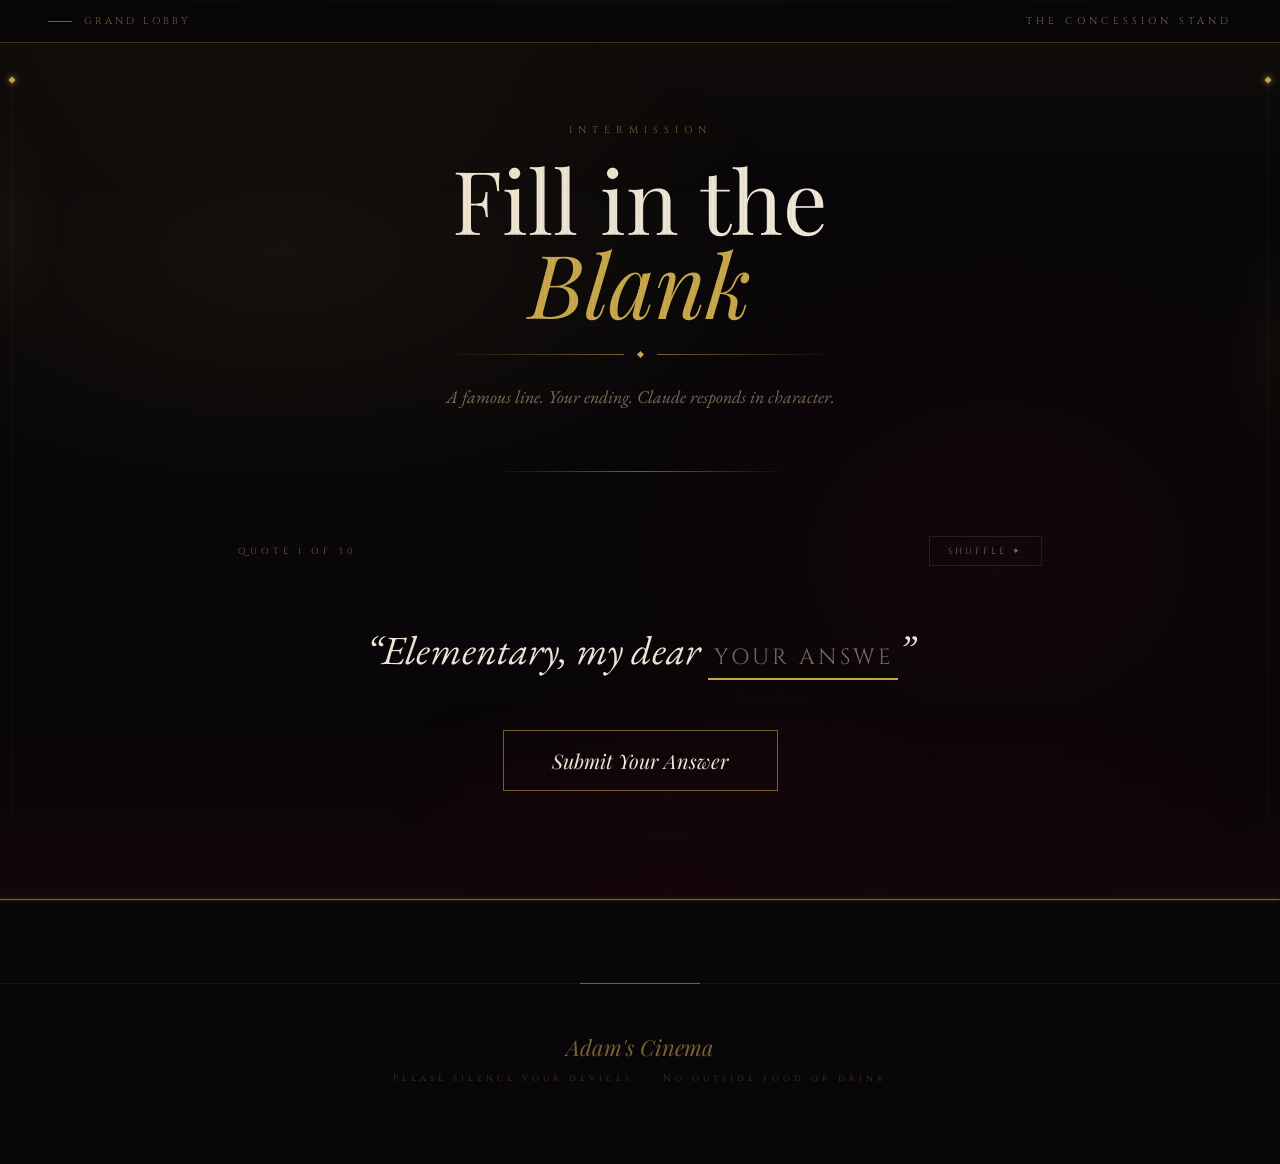
<file: concession.html>
<!DOCTYPE html>
<html lang="en">
<head>
<meta charset="UTF-8">
<meta name="viewport" content="width=device-width, initial-scale=1.0">
<title>The Concession Stand — Adam's Cinema</title>
<link rel="preconnect" href="https://fonts.googleapis.com">
<link rel="preconnect" href="https://fonts.gstatic.com" crossorigin>
<link href="https://fonts.googleapis.com/css2?family=Playfair+Display:ital,wght@0,400;0,500;0,700;1,400;1,600&family=EB+Garamond:ital,wght@0,400;0,500;1,400&family=Cinzel:wght@400;500;600&family=Courier+Prime:ital,wght@0,400;0,700;1,400&display=swap" rel="stylesheet">
<link rel="stylesheet" href="style.css">
<style>
.room-label { font-family:'Cinzel',serif; font-size:10px; letter-spacing:6px; color:var(--gold-dim); text-transform:uppercase; margin-bottom:20px; opacity:0; animation:fadeUp 0.8s ease forwards 0.2s; }
h1 { opacity:0; animation:fadeUp 0.8s ease forwards 0.4s; }
.header-ornament { opacity:0; animation:fadeUp 0.8s ease forwards 0.6s; }
.header-sub { opacity:0; animation:fadeUp 0.8s ease forwards 0.8s; }
@keyframes fadeUp { from{opacity:0;transform:translateY(20px)} to{opacity:1;transform:translateY(0)} }
main { max-width:900px; margin:0 auto; padding:64px 48px 140px; position:relative; z-index:2; }
/* ── Quote counter + navigation ──────────────────────────────────── */
.quote-nav { display:flex; align-items:center; justify-content:space-between; margin-bottom:52px; opacity:0; animation:fadeUp 0.7s ease forwards 1s; }
.quote-count { font-family:'Cinzel',serif; font-size:9px; letter-spacing:4px; color:var(--gold-dim); text-transform:uppercase; }
.shuffle-btn { font-family:'Cinzel',serif; font-size:9px; letter-spacing:3px; color:var(--cream-muted); text-transform:uppercase; border:1px solid rgba(201,168,76,0.15); padding:8px 18px; background:none; cursor:pointer; transition:all 0.3s; }
.shuffle-btn:hover { color:var(--gold); border-color:rgba(201,168,76,0.35); }
/* ── Quote stage ─────────────────────────────────────────────────── */
.quote-stage { text-align:center; margin-bottom:48px; opacity:0; animation:fadeUp 0.7s ease forwards 1.1s; }
.quote-text { font-family:'EB Garamond',Georgia,serif; font-size:clamp(22px,3.5vw,40px); font-style:italic; color:var(--cream); line-height:1.6; }
.blank-input { font-family:'EB Garamond',Georgia,serif; font-style:italic; font-size:inherit; color:var(--gold-bright); background:transparent; border:none; border-bottom:2px solid rgba(201,168,76,0.5); outline:none; padding:0 6px 2px; min-width:80px; width:10ch; transition:border-color 0.3s,width 0.2s; text-align:center; text-shadow:0 0 12px rgba(232,200,106,0.3); }
.blank-input:focus { border-bottom-color:var(--gold); text-shadow:0 0 16px rgba(232,200,106,0.5); }
.blank-input::placeholder { color:var(--cream-muted); font-style:normal; font-size:0.55em; letter-spacing:3px; font-family:'Cinzel',serif; text-transform:uppercase; text-shadow:none; }
.quote-source { font-family:'Cinzel',serif; font-size:9px; letter-spacing:3px; color:var(--gold-dim); text-transform:uppercase; margin-top:20px; opacity:0.7; }
/* ── Submit button ───────────────────────────────────────────────── */
.submit-wrap { text-align:center; margin-bottom:52px; opacity:0; animation:fadeUp 0.7s ease forwards 1.2s; }
.submit-btn { font-family:'Playfair Display',serif; font-style:italic; font-size:20px; color:var(--cream); background:none; border:1px solid var(--gold-dim); padding:16px 48px; cursor:pointer; transition:all 0.35s; position:relative; }
.submit-btn::before { content:''; position:absolute; inset:0; background:linear-gradient(135deg,rgba(201,168,76,0.06),rgba(107,15,26,0.12)); opacity:0; transition:opacity 0.35s; }
.submit-btn:hover:not(:disabled) { border-color:var(--gold); box-shadow:0 0 30px rgba(201,168,76,0.15); }
.submit-btn:hover:not(:disabled)::before { opacity:1; }
.submit-btn:disabled { opacity:0.4; cursor:not-allowed; }
/* ── Response card ───────────────────────────────────────────────── */
#responseStage { display:none; margin-bottom:40px; }
.response-card { background:rgba(26,8,16,0.28); backdrop-filter:blur(16px) saturate(1.1); -webkit-backdrop-filter:blur(16px) saturate(1.1); border:1px solid rgba(201,168,76,0.18); padding:36px 40px; position:relative; }
.response-card::before,.response-card::after { content:''; position:absolute; width:14px; height:14px; border-color:rgba(201,168,76,0.4); border-style:solid; }
.response-card::before { top:-1px; left:-1px; border-width:1px 0 0 1px; }
.response-card::after { bottom:-1px; right:-1px; border-width:0 1px 1px 0; }
.response-speaker { font-family:'Cinzel',serif; font-size:9px; letter-spacing:3px; color:var(--gold); text-transform:uppercase; margin-bottom:18px; text-shadow:0 0 10px rgba(201,168,76,0.4); }
.response-body { font-family:'EB Garamond',Georgia,serif; font-size:20px; font-style:italic; color:var(--cream-dim); line-height:1.75; min-height:60px; }
.cursor-blink { display:inline-block; width:2px; height:1em; background:var(--gold); vertical-align:middle; animation:blink 0.75s step-end infinite; margin-left:2px; }
@keyframes blink { 0%,100%{opacity:1} 50%{opacity:0} }
/* ── Reveal panel ────────────────────────────────────────────────── */
#revealPanel { display:none; margin-top:32px; padding-top:24px; border-top:1px solid rgba(201,168,76,0.12); text-align:center; }
.reveal-label { font-family:'Cinzel',serif; font-size:8px; letter-spacing:4px; color:var(--cream-muted); text-transform:uppercase; margin-bottom:12px; }
.reveal-answer { font-family:'Playfair Display',serif; font-size:clamp(28px,4vw,48px); font-style:italic; color:var(--gold-bright); text-shadow:0 0 20px rgba(232,200,106,0.4),0 0 40px rgba(201,168,76,0.2); line-height:1.1; margin-bottom:10px; animation:answerReveal 0.6s ease forwards; }
@keyframes answerReveal { from{opacity:0;transform:scale(0.9)} to{opacity:1;transform:scale(1)} }
.reveal-film { font-family:'Cinzel',serif; font-size:9px; letter-spacing:3px; color:var(--gold-dim); text-transform:uppercase; }
/* ── Next button ─────────────────────────────────────────────────── */
#nextWrap { display:none; text-align:center; margin-top:36px; }
.next-btn { font-family:'Cinzel',serif; font-size:10px; letter-spacing:4px; color:var(--gold-dim); text-transform:uppercase; border:1px solid rgba(201,168,76,0.2); padding:12px 32px; background:none; cursor:pointer; transition:all 0.3s; display:inline-flex; align-items:center; gap:12px; }
.next-btn:hover { color:var(--gold); border-color:rgba(201,168,76,0.4); box-shadow:0 0 20px rgba(201,168,76,0.1); }
.next-arrow { width:24px; height:1px; background:currentColor; transition:width 0.3s; }
.next-btn:hover .next-arrow { width:36px; }
/* ── Loading state ───────────────────────────────────────────────── */
.loading-msg { font-family:'Cinzel',serif; font-size:9px; letter-spacing:5px; color:var(--gold-dim); text-transform:uppercase; text-align:center; padding:40px 0; animation:pulse 1.5s ease-in-out infinite; }
@keyframes pulse { 0%,100%{opacity:0.5} 50%{opacity:1} }
footer { border-top:1px solid rgba(201,168,76,0.08); }
@media(max-width:640px) {
  main { padding:48px 24px 100px; }
  .quote-text { font-size:20px; }
  .blank-input { display:block; margin:12px auto 0; }
  .response-card { padding:24px 20px; }
  .response-body { font-size:18px; }
}
</style>
</head>
<body>

<div class="ceiling"></div>
<div class="ceiling-glow"></div>
<div class="floor"></div>
<div class="floor-glow"></div>

<nav class="nav">
  <a class="nav-back" href="index.html">
    <div class="nav-back-line"></div>
    Grand Lobby
  </a>
  <span class="nav-title">The Concession Stand</span>
</nav>

<header>
  <div class="room-label">Intermission</div>
  <h1>Fill in the <em>Blank</em></h1>
  <div class="header-ornament">
    <div class="orn-line"></div>
    <div class="orn-diamond"></div>
    <div class="orn-line r"></div>
  </div>
  <p class="header-sub">A famous line. Your ending. Claude responds in character.</p>
</header>

<main>

  <div class="quote-nav">
    <div class="quote-count" id="quoteCount">Quote 1 of 30</div>
    <button class="shuffle-btn" id="shuffleBtn">Shuffle ✦</button>
  </div>

  <div class="quote-stage">
    <div class="quote-text" id="quoteText"></div>
    <div class="quote-source" id="quoteSource"></div>
  </div>

  <div class="submit-wrap">
    <button class="submit-btn" id="submitBtn">Submit Your Answer</button>
  </div>

  <div id="responseStage">
    <div class="response-card">
      <div class="response-speaker" id="responseSpeaker"></div>
      <div class="response-body" id="responseBody"></div>
    </div>
    <div id="revealPanel">
      <div class="reveal-label">The real answer</div>
      <div class="reveal-answer" id="revealAnswer"></div>
      <div class="reveal-film" id="revealFilm"></div>
    </div>
    <div id="nextWrap">
      <button class="next-btn" id="nextBtn">
        <div class="next-arrow"></div>
        Next Quote
      </button>
    </div>
  </div>

</main>

<footer>
  <div class="footer-mark">Adam's Cinema</div>
  <div class="footer-sub">Please silence your devices &nbsp;·&nbsp; No outside food or drink</div>
</footer>

<script>
  const ORACLE = 'https://oracle-proxy.adamrowe312.workers.dev';

  const QUOTES = [
    { before:"Here's looking at you,", blank:"kid", character:"Rick Blaine", actor:"Humphrey Bogart", film:"Casablanca", year:"1942" },
    { before:"You can't handle the", blank:"truth", character:"Colonel Jessup", actor:"Jack Nicholson", film:"A Few Good Men", year:"1992" },
    { before:"I'll be", blank:"back", character:"The Terminator", actor:"Arnold Schwarzenegger", film:"The Terminator", year:"1984" },
    { before:"You had me at", blank:"hello", character:"Dorothy Boyd", actor:"Renée Zellweger", film:"Jerry Maguire", year:"1996" },
    { before:"I see dead", blank:"people", character:"Cole Sear", actor:"Haley Joel Osment", film:"The Sixth Sense", year:"1999" },
    { before:"We're gonna need a bigger", blank:"boat", character:"Chief Brody", actor:"Roy Scheider", film:"Jaws", year:"1975" },
    { before:"Life is like a box of", blank:"chocolates", character:"Forrest Gump", actor:"Tom Hanks", film:"Forrest Gump", year:"1994" },
    { before:"Go ahead, make my", blank:"day", character:"Harry Callahan", actor:"Clint Eastwood", film:"Sudden Impact", year:"1983" },
    { before:"I am your", blank:"father", character:"Darth Vader", actor:"James Earl Jones", film:"The Empire Strikes Back", year:"1980" },
    { before:"There's no place like", blank:"home", character:"Dorothy", actor:"Judy Garland", film:"The Wizard of Oz", year:"1939" },
    { before:"Show me the", blank:"money", character:"Rod Tidwell", actor:"Cuba Gooding Jr.", film:"Jerry Maguire", year:"1996" },
    { before:"Get busy living, or get busy", blank:"dying", character:"Red", actor:"Morgan Freeman", film:"The Shawshank Redemption", year:"1994" },
    { before:"To infinity and", blank:"beyond", character:"Buzz Lightyear", actor:"Tim Allen", film:"Toy Story", year:"1995" },
    { before:"I'm the king of the", blank:"world", character:"Jack Dawson", actor:"Leonardo DiCaprio", film:"Titanic", year:"1997" },
    { before:"Say hello to my little", blank:"friend", character:"Tony Montana", actor:"Al Pacino", film:"Scarface", year:"1983" },
    { before:"Why so", blank:"serious", character:"The Joker", actor:"Heath Ledger", film:"The Dark Knight", year:"2008" },
    { before:"Houston, we have a", blank:"problem", character:"Jim Lovell", actor:"Tom Hanks", film:"Apollo 13", year:"1995" },
    { before:"I feel the need — the need for", blank:"speed", character:"Pete Mitchell", actor:"Tom Cruise", film:"Top Gun", year:"1986" },
    { before:"Nobody puts Baby in a", blank:"corner", character:"Johnny Castle", actor:"Patrick Swayze", film:"Dirty Dancing", year:"1987" },
    { before:"They may take our lives, but they'll never take our", blank:"freedom", character:"William Wallace", actor:"Mel Gibson", film:"Braveheart", year:"1995" },
    { before:"With great power comes great", blank:"responsibility", character:"Uncle Ben", actor:"Cliff Robertson", film:"Spider-Man", year:"2002" },
    { before:"Keep your friends close, but your enemies", blank:"closer", character:"Michael Corleone", actor:"Al Pacino", film:"The Godfather Part II", year:"1974" },
    { before:"May the Force be with", blank:"you", character:"Han Solo", actor:"Harrison Ford", film:"Star Wars", year:"1977" },
    { before:"I'll make him an offer he can't", blank:"refuse", character:"Vito Corleone", actor:"Marlon Brando", film:"The Godfather", year:"1972" },
    { before:"You is kind, you is smart, you is", blank:"important", character:"Aibileen Clark", actor:"Viola Davis", film:"The Help", year:"2011" },
    { before:"Bond. James", blank:"Bond", character:"James Bond", actor:"Sean Connery", film:"Dr. No", year:"1962" },
    { before:"Elementary, my dear", blank:"Watson", character:"Sherlock Holmes", actor:"Basil Rathbone", film:"The Adventures of Sherlock Holmes", year:"1939" },
    { before:"You either die a hero, or you live long enough to see yourself become the", blank:"villain", character:"Harvey Dent", actor:"Aaron Eckhart", film:"The Dark Knight", year:"2008" },
    { before:"I'll have what she's", blank:"having", character:"A diner patron", actor:"Estelle Reiner", film:"When Harry Met Sally...", year:"1989" },
    { before:"You can't sit with", blank:"us", character:"Regina George", actor:"Rachel McAdams", film:"Mean Girls", year:"2004" },
  ];

  let currentIndex = 0;
  let order = Array.from({length: QUOTES.length}, (_, i) => i);

  function shuffle(arr) {
    for (let i = arr.length - 1; i > 0; i--) {
      const j = Math.floor(Math.random() * (i + 1));
      [arr[i], arr[j]] = [arr[j], arr[i]];
    }
  }

  shuffle(order);

  function currentQuote() { return QUOTES[order[currentIndex]]; }

  function renderQuote() {
    const q = currentQuote();
    const quoteEl = document.getElementById('quoteText');
    const sourceEl = document.getElementById('quoteSource');

    quoteEl.innerHTML = `&ldquo;${q.before}&nbsp;<input type="text" id="blankInput" class="blank-input" placeholder="your answer" autocomplete="off" spellcheck="false" maxlength="40">&rdquo;`;

    // Auto-resize input on typing
    const input = document.getElementById('blankInput');
    input.addEventListener('input', () => {
      const len = Math.max(input.value.length + 2, 8);
      input.style.width = len + 'ch';
    });
    input.addEventListener('keydown', e => {
      if (e.key === 'Enter') submitAnswer();
    });
    input.focus();

    sourceEl.textContent = '';
    document.getElementById('quoteCount').textContent = `Quote ${currentIndex + 1} of ${QUOTES.length}`;
    document.getElementById('responseStage').style.display = 'none';
    document.getElementById('revealPanel').style.display = 'none';
    document.getElementById('nextWrap').style.display = 'none';
    document.getElementById('submitBtn').disabled = false;
    document.getElementById('submitBtn').textContent = 'Submit Your Answer';
  }

  async function submitAnswer() {
    const input = document.getElementById('blankInput');
    const userAnswer = (input ? input.value.trim() : '');
    if (!userAnswer) { if (input) input.focus(); return; }

    const q = currentQuote();
    const submitBtn = document.getElementById('submitBtn');
    submitBtn.disabled = true;
    submitBtn.textContent = 'Consulting the character…';

    // Lock input
    if (input) input.disabled = true;

    // Show response stage with loading
    const responseStage = document.getElementById('responseStage');
    responseStage.style.display = 'block';
    document.getElementById('responseSpeaker').textContent = `${q.character} — ${q.film}, ${q.year}`;
    document.getElementById('responseBody').innerHTML = '<div class="loading-msg">In character…</div>';

    const prompt = `You are ${q.character} from ${q.film} (${q.year}), played by ${q.actor}. A visitor to Adam's Cinema just tried to complete your famous line:

"${q.before} ___"

Their answer was: "${userAnswer}"

The real answer is: "${q.blank}"

Respond entirely in character — comment on their attempt with the personality and voice of ${q.character}. Be wry, amused, disappointed, affronted, or impressed as fits the character. Do NOT reveal the correct answer yourself (it will be shown separately). Keep your response to 2–3 sentences maximum. No emojis. No stage directions.`;

    try {
      const res = await fetch(ORACLE, {
        method: 'POST',
        headers: { 'Content-Type': 'application/json' },
        body: JSON.stringify({
          model: 'claude-sonnet-4-20250514',
          max_tokens: 200,
          messages: [{ role: 'user', content: prompt }]
        })
      });
      const data = await res.json();
      const text = (data.content && data.content.map(i => i.text || '').join('')) || 'The character is momentarily speechless.';
      typewriterReveal(text);
    } catch(e) {
      typewriterReveal('Even the character has no words for that one.');
    }
  }

  function typewriterReveal(text) {
    const bodyEl = document.getElementById('responseBody');
    bodyEl.innerHTML = '<span class="cursor-blink"></span>';
    const cursor = bodyEl.querySelector('.cursor-blink');
    let i = 0;
    const interval = setInterval(() => {
      if (i < text.length) {
        cursor.insertAdjacentText('beforebegin', text[i]);
        i++;
      } else {
        clearInterval(interval);
        cursor.remove();
        // Show reveal and next
        showReveal();
      }
    }, 22);
  }

  function showReveal() {
    const q = currentQuote();
    document.getElementById('revealAnswer').textContent = q.blank.toUpperCase();
    document.getElementById('revealFilm').textContent = `${q.film}, ${q.year} — ${q.character}`;
    document.getElementById('revealPanel').style.display = 'block';
    document.getElementById('nextWrap').style.display = 'block';
    document.getElementById('quoteText').innerHTML = `&ldquo;${q.before}&nbsp;<span style="color:var(--gold-bright);text-shadow:0 0 12px rgba(232,200,106,0.5)">${q.blank}</span>&rdquo;`;
  }

  function nextQuote() {
    currentIndex = (currentIndex + 1) % QUOTES.length;
    if (currentIndex === 0) shuffle(order);
    renderQuote();
  }

  document.getElementById('submitBtn').addEventListener('click', submitAnswer);
  document.getElementById('nextBtn').addEventListener('click', nextQuote);
  document.getElementById('shuffleBtn').addEventListener('click', () => {
    shuffle(order);
    currentIndex = 0;
    renderQuote();
  });

  renderQuote();
</script>

<script>
(function(){
  if(window.innerWidth<900)return;
  if(window.matchMedia('(prefers-reduced-motion:reduce)').matches)return;

  ['rail-l','rail-r'].forEach(function(c){
    var r=document.createElement('div');
    r.className='theatre-rail '+c;
    r.setAttribute('aria-hidden','true');
    r.innerHTML='<div class="rail-track"><div class="rail-fill"></div></div>'
               +'<div class="rail-marker"></div>'
               +'<div class="rail-glow"></div>';
    document.body.appendChild(r);
  });

  var fills=document.querySelectorAll('.rail-fill');
  var markers=document.querySelectorAll('.rail-marker');
  var glows=document.querySelectorAll('.rail-glow');

  function update(){
    var s=window.scrollY;
    var maxS=document.documentElement.scrollHeight-window.innerHeight;
    var p=maxS>0?Math.min(1,Math.max(0,s/maxS)):0;
    fills.forEach(function(f){f.style.height=(p*100)+'%';});
    var markerY=80+p*(window.innerHeight-160);
    markers.forEach(function(m){m.style.top=markerY+'px';});
    if(glows[0])glows[0].style.top=(8+p*54)+'%';
    if(glows[1])glows[1].style.top=(22+p*52)+'%';
  }

  window.addEventListener('scroll',update,{passive:true});
  window.addEventListener('resize',update,{passive:true});
  update();
})();
</script>

</body>
</html>
</file>
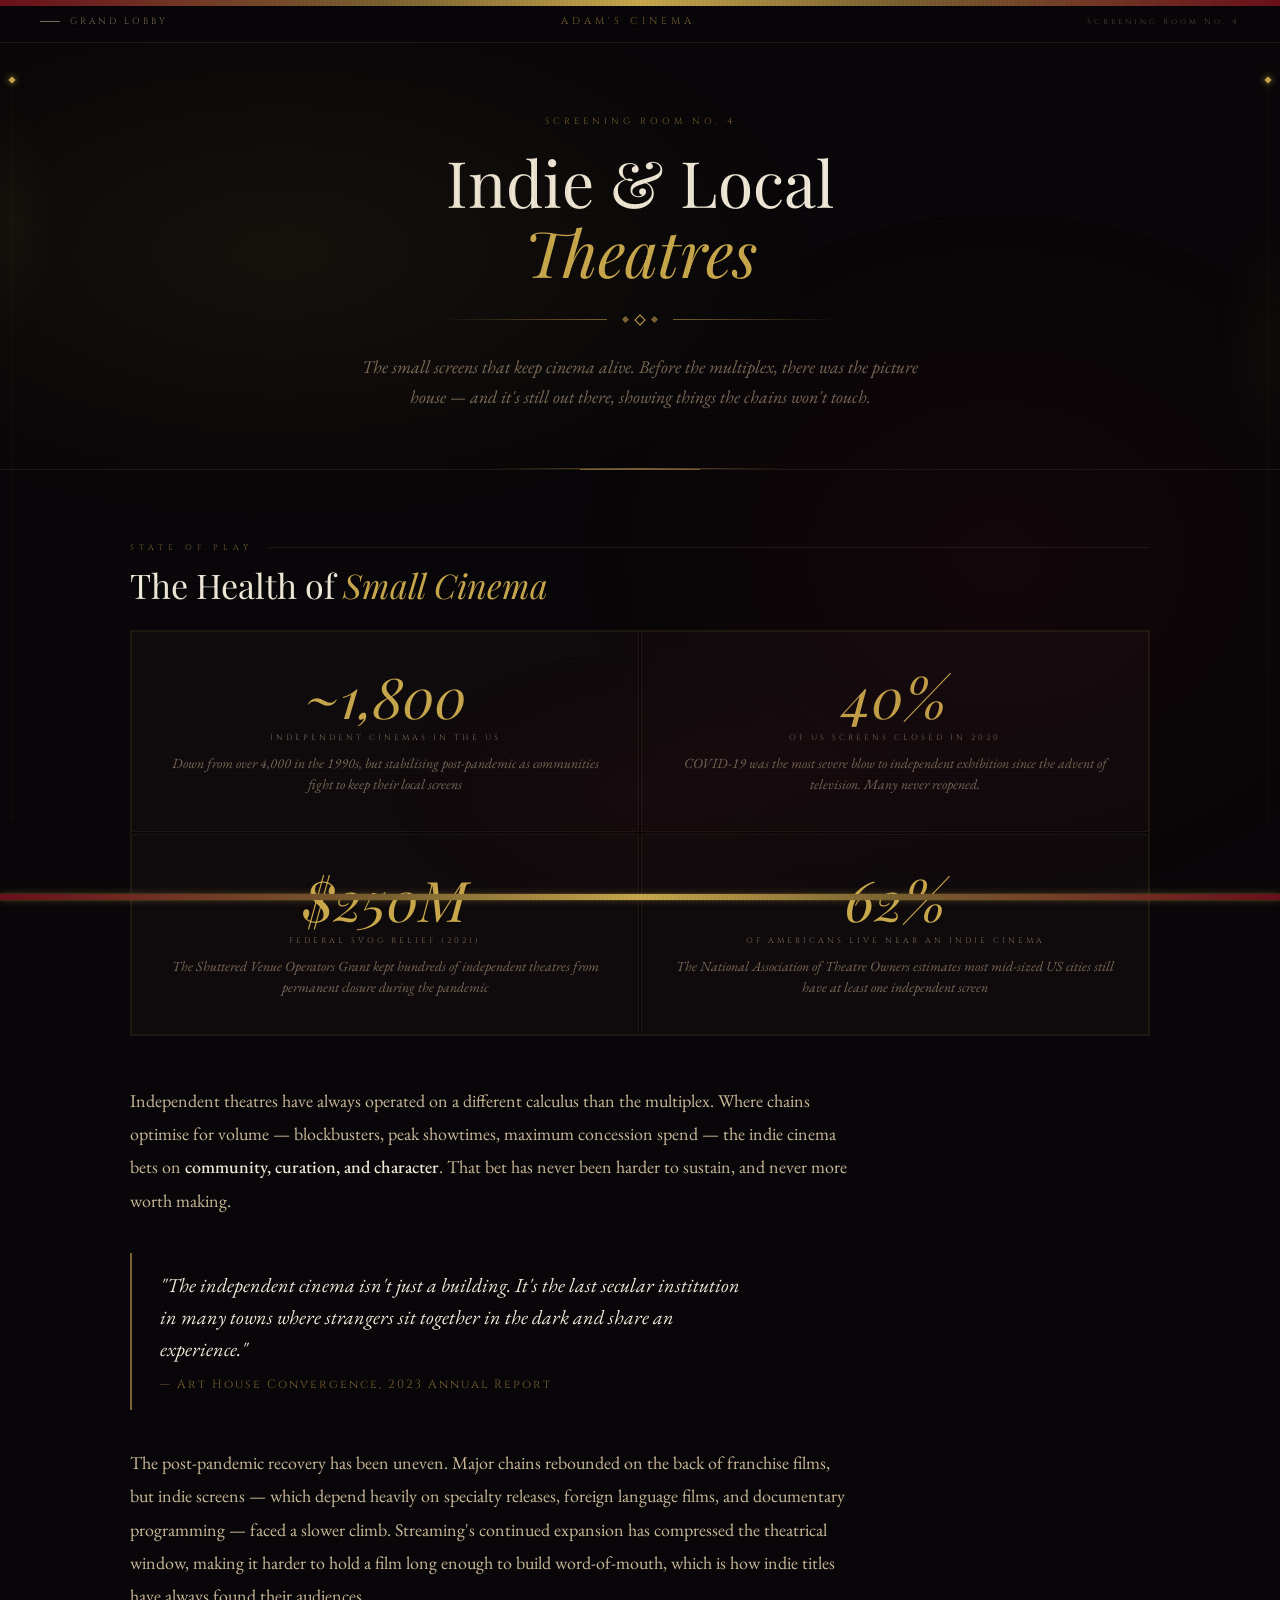
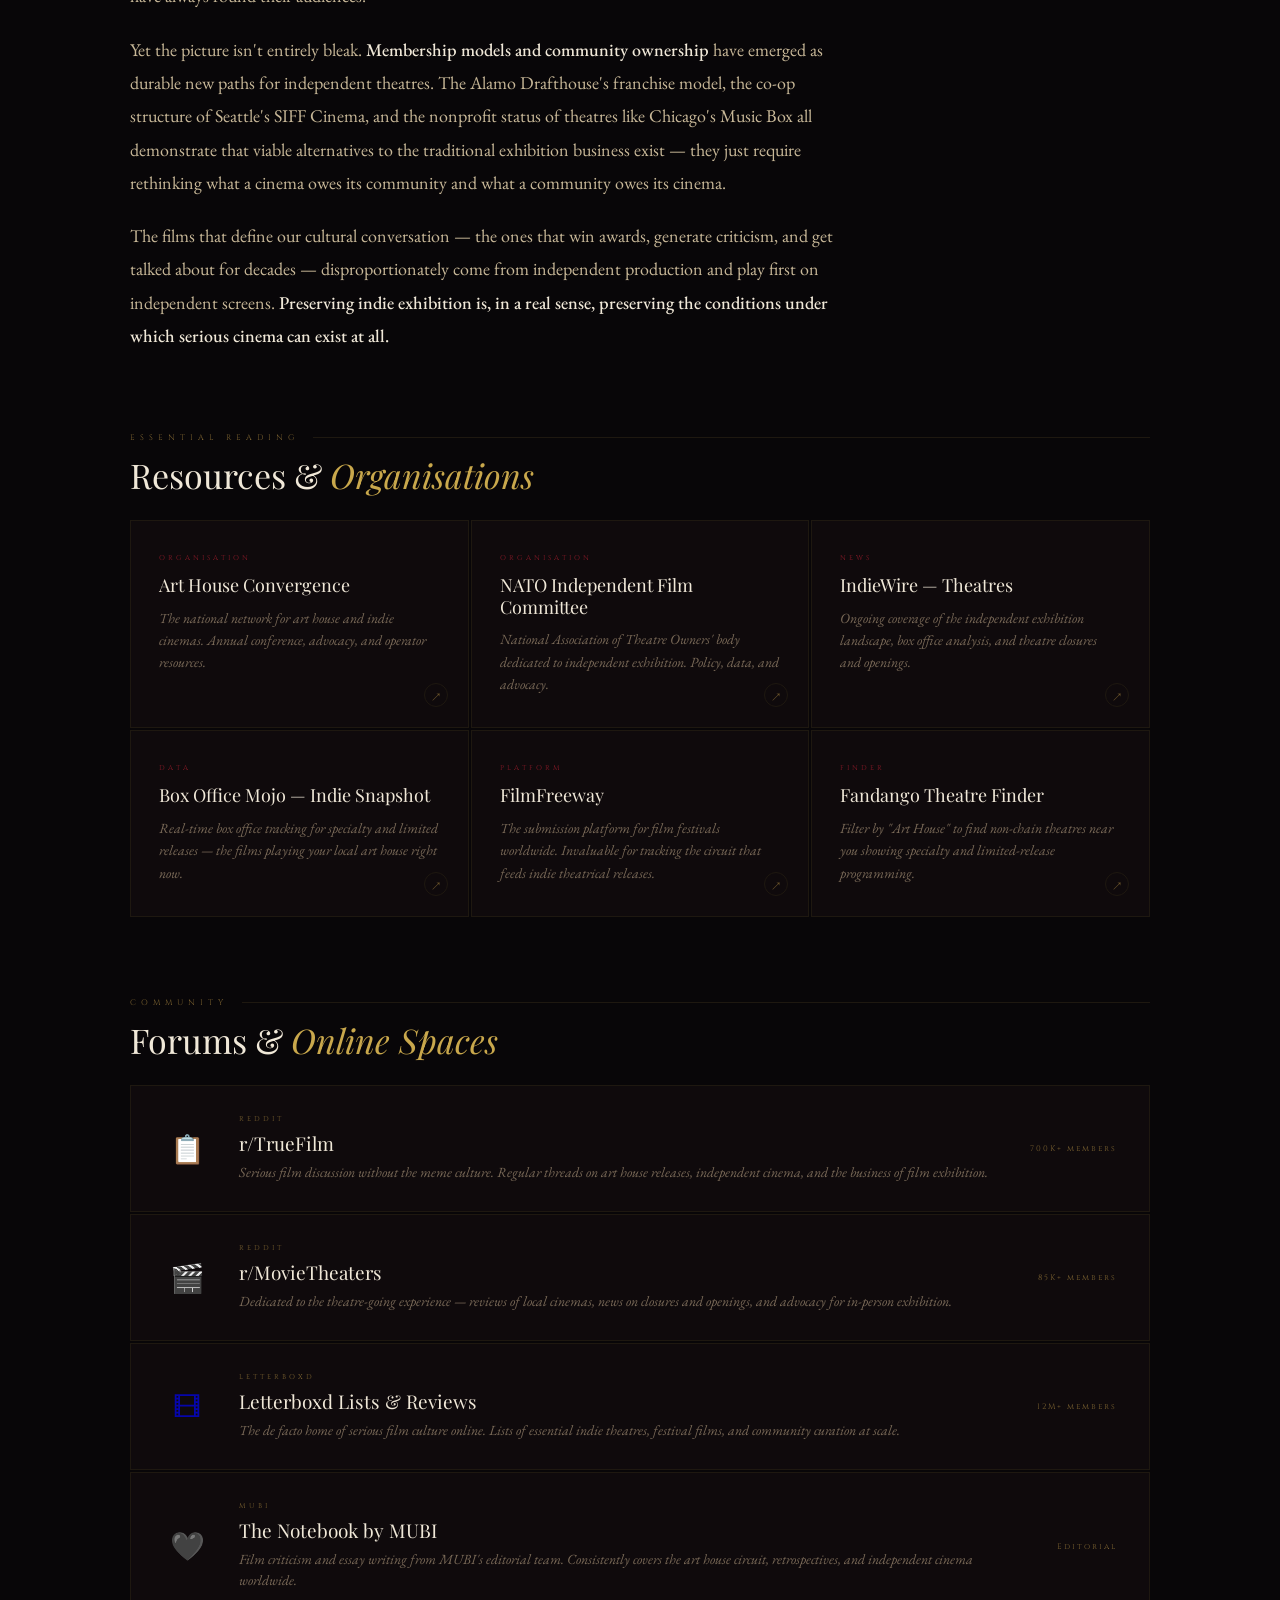
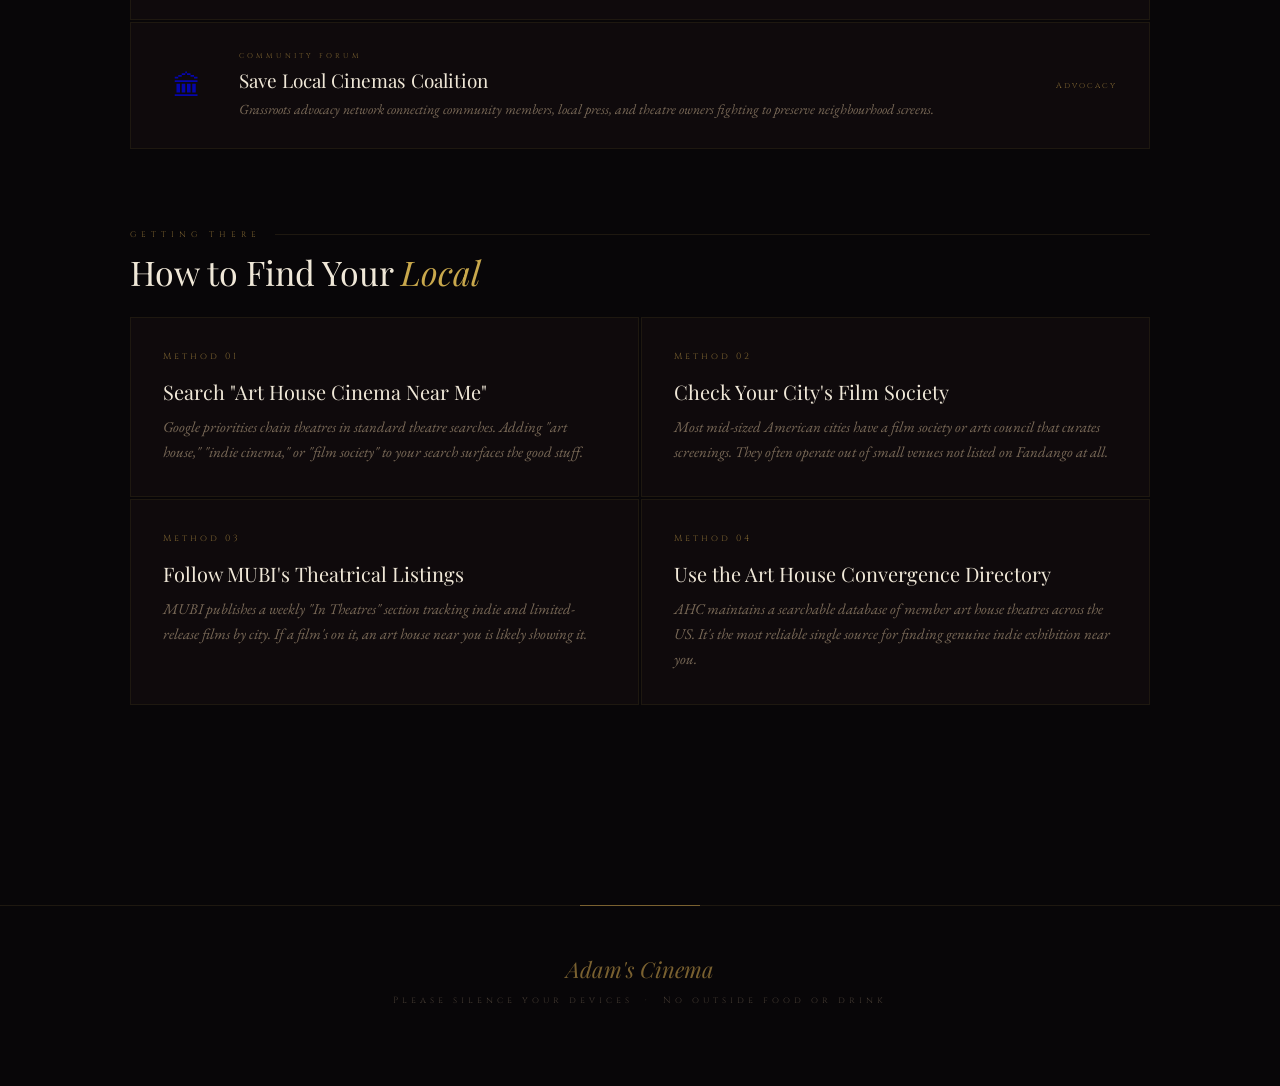
<file: indie.html>
<!DOCTYPE html>
<html lang="en">
<head>
<meta charset="UTF-8">
<meta name="viewport" content="width=device-width, initial-scale=1.0">
<title>Indie & Local Theatres — Adam's Cinema</title>
<link rel="preconnect" href="https://fonts.googleapis.com">
<link rel="preconnect" href="https://fonts.gstatic.com" crossorigin>
<link href="https://fonts.googleapis.com/css2?family=Playfair+Display:ital,wght@0,400;0,500;0,700;1,400;1,600&family=EB+Garamond:ital,wght@0,400;0,500;1,400&family=Cinzel:wght@400;500;600&family=Courier+Prime:ital,wght@0,400;0,700;1,400&display=swap" rel="stylesheet">
<link rel="stylesheet" href="style.css">
<style>
/* Override shared ceiling/floor with indie gradient style */
.ceiling { height:6px; background:linear-gradient(90deg,var(--crimson) 0%,var(--gold-dim) 30%,var(--gold) 50%,var(--gold-dim) 70%,var(--crimson) 100%); z-index:200; }
.floor   { height:6px; background:linear-gradient(90deg,var(--crimson) 0%,var(--gold-dim) 30%,var(--gold) 50%,var(--gold-dim) 70%,var(--crimson) 100%); z-index:200; }
/* Override nav */
.nav { padding:14px 40px; background:rgba(8,6,8,0.92); border-bottom:1px solid var(--cream-ghost); }
.nav-back { gap:10px; font-size:9px; color:var(--cream-muted); transition:color 0.2s; }
.nav-back-line { display:none; }
.nav-back::before { content:''; width:20px; height:1px; background:currentColor; transition:width 0.2s; }
.nav-back:hover::before { width:30px; }
.nav-title { color:var(--gold-dim); }
.nav-room { font-family:'Cinzel',serif; font-size:8px; letter-spacing:3px; color:var(--cream-muted); opacity:0.6; }
/* Page header */
.page-header { text-align:center; padding:72px 40px 56px; position:relative; border-bottom:1px solid var(--cream-ghost); }
.page-header::before { content:''; position:absolute; bottom:-1px; left:50%; transform:translateX(-50%); width:120px; height:1px; background:var(--gold-dim); }
.room-badge { font-family:'Cinzel',serif; font-size:9px; letter-spacing:4px; color:var(--gold-dim); text-transform:uppercase; margin-bottom:20px; display:block; }
.page-header h1 { font-family:'Playfair Display',serif; font-size:clamp(36px,5vw,64px); font-weight:400; line-height:1.1; color:var(--cream); margin-bottom:10px; }
.page-header h1 em { font-style:italic; color:var(--gold); display:block; }
.header-rule { display:flex; align-items:center; justify-content:center; gap:16px; margin:28px auto; max-width:400px; }
.rule-line { flex:1; height:1px; background:linear-gradient(to right,transparent,var(--gold-dim)); }
.rule-line.r { background:linear-gradient(to left,transparent,var(--gold-dim)); }
.diamond { width:5px; height:5px; background:var(--gold-dim); transform:rotate(45deg); flex-shrink:0; }
.diamond.hollow { background:transparent; border:1px solid var(--gold); width:8px; height:8px; }
.page-sub { font-size:18px; font-style:italic; color:var(--cream-muted); max-width:560px; margin:0 auto; line-height:1.7; }
main { max-width:1100px; margin:0 auto; padding:72px 40px 120px; }
.section-label { font-family:'Cinzel',serif; font-size:8px; letter-spacing:5px; color:var(--gold-dim); text-transform:uppercase; margin-bottom:12px; display:flex; align-items:center; gap:14px; }
.section-label::after { content:''; flex:1; height:1px; background:var(--cream-ghost); }
.section-title { font-family:'Playfair Display',serif; font-size:clamp(22px,3vw,34px); font-weight:400; color:var(--cream); margin-bottom:24px; line-height:1.2; }
.section-title em { font-style:italic; color:var(--gold); }
.health-section { margin-bottom:80px; }
.health-grid { display:grid; grid-template-columns:1fr 1fr; gap:2px; margin-bottom:48px; border:1px solid var(--cream-ghost); }
.stat-card { padding:36px 32px; background:var(--deep); text-align:center; border:1px solid var(--cream-ghost); transition:background 0.3s; }
.stat-card:hover { background:var(--velvet); }
.stat-number { font-family:'Playfair Display',serif; font-size:clamp(36px,5vw,56px); font-style:italic; color:var(--gold); display:block; margin-bottom:8px; line-height:1; }
.stat-label { font-family:'Cinzel',serif; font-size:8px; letter-spacing:3px; color:var(--cream-muted); text-transform:uppercase; margin-bottom:10px; }
.stat-context { font-size:14px; color:var(--cream-muted); font-style:italic; line-height:1.5; }
.prose { font-size:18px; line-height:1.85; color:var(--cream-dim); max-width:720px; }
.prose p { margin-bottom:20px; }
.prose p:last-child { margin-bottom:0; }
.prose strong { color:var(--cream); font-weight:500; }
.pull-quote { border-left:2px solid var(--gold-dim); padding:16px 28px; margin:36px 0; font-size:20px; font-style:italic; color:var(--cream); line-height:1.6; max-width:640px; }
.pull-quote cite { display:block; font-size:12px; font-style:normal; font-family:'Cinzel',serif; letter-spacing:2px; color:var(--gold-dim); margin-top:10px; }
.resources-section { margin-bottom:80px; }
.resources-grid { display:grid; grid-template-columns:repeat(3,1fr); gap:2px; }
.resource-card { display:block; padding:32px 28px; background:var(--deep); border:1px solid var(--cream-ghost); text-decoration:none; transition:background 0.3s,border-color 0.3s; position:relative; overflow:hidden; }
.resource-card::after { content:''; position:absolute; bottom:0; left:0; right:0; height:2px; background:var(--gold-dim); transform:scaleX(0); transition:transform 0.3s; transform-origin:left; }
.resource-card:hover { background:var(--velvet); border-color:var(--gold-pale); }
.resource-card:hover::after { transform:scaleX(1); }
.resource-type { font-family:'Cinzel',serif; font-size:7px; letter-spacing:3px; color:var(--crimson-bright); text-transform:uppercase; margin-bottom:12px; }
.resource-name { font-family:'Playfair Display',serif; font-size:18px; color:var(--cream); margin-bottom:10px; line-height:1.2; }
.resource-desc { font-size:14px; color:var(--cream-muted); line-height:1.6; font-style:italic; }
.resource-arrow { position:absolute; bottom:20px; right:20px; width:24px; height:24px; border:1px solid var(--cream-ghost); border-radius:50%; display:flex; align-items:center; justify-content:center; font-size:10px; color:var(--gold-dim); transition:border-color 0.3s,color 0.3s; }
.resource-card:hover .resource-arrow { border-color:var(--gold-dim); color:var(--gold); }
.forums-section { margin-bottom:80px; }
.forum-list { display:flex; flex-direction:column; gap:2px; }
.forum-card { display:flex; align-items:center; gap:28px; padding:28px 32px; background:var(--deep); border:1px solid var(--cream-ghost); text-decoration:none; transition:background 0.3s; }
.forum-card:hover { background:var(--velvet); }
.forum-icon { font-size:28px; flex-shrink:0; width:48px; text-align:center; filter:grayscale(0.3); }
.forum-body { flex:1; }
.forum-platform { font-family:'Cinzel',serif; font-size:7px; letter-spacing:3px; color:var(--gold-dim); text-transform:uppercase; margin-bottom:6px; }
.forum-name { font-family:'Playfair Display',serif; font-size:19px; color:var(--cream); margin-bottom:6px; }
.forum-desc { font-size:14px; color:var(--cream-muted); font-style:italic; line-height:1.5; }
.forum-members { font-family:'Cinzel',serif; font-size:8px; letter-spacing:2px; color:var(--gold-dim); text-align:right; flex-shrink:0; }
.finder-section { margin-bottom:80px; }
.finder-cards { display:grid; grid-template-columns:repeat(2,1fr); gap:2px; }
.finder-card { padding:32px; background:var(--deep); border:1px solid var(--cream-ghost); }
.finder-num { font-family:'Cinzel',serif; font-size:9px; letter-spacing:3px; color:var(--gold-dim); margin-bottom:16px; }
.finder-title { font-family:'Playfair Display',serif; font-size:20px; color:var(--cream); margin-bottom:10px; }
.finder-desc { font-size:15px; color:var(--cream-muted); line-height:1.65; font-style:italic; }
footer { border-top:1px solid var(--cream-ghost); }
@media (max-width:800px) {
  main { padding:48px 24px 100px; }
  .health-grid { grid-template-columns:1fr; }
  .resources-grid { grid-template-columns:1fr; }
  .finder-cards { grid-template-columns:1fr; }
  .forum-card { flex-direction:column; gap:12px; }
  .forum-members { text-align:left; }
  .nav-title, .nav-room { display:none; }
}
</style>
</head>
<body>

<div class="ceiling"></div>
<div class="floor"></div>

<nav class="nav">
  <a class="nav-back" href="index.html">Grand Lobby</a>
  <div class="nav-title">Adam's Cinema</div>
  <div class="nav-room">Screening Room No. 4</div>
</nav>

<header class="page-header">
  <span class="room-badge">Screening Room No. 4</span>
  <h1>Indie &amp; Local<em>Theatres</em></h1>
  <div class="header-rule">
    <div class="rule-line"></div>
    <div class="rule-center" style="display:flex;align-items:center;gap:8px;">
      <div class="diamond"></div>
      <div class="diamond hollow"></div>
      <div class="diamond"></div>
    </div>
    <div class="rule-line r"></div>
  </div>
  <p class="page-sub">The small screens that keep cinema alive. Before the multiplex, there was the picture house — and it's still out there, showing things the chains won't touch.</p>
</header>

<main>

  <!-- ─── HEALTH OF THE INDUSTRY ─── -->
  <section class="health-section">
    <div class="section-label">State of Play</div>
    <h2 class="section-title">The Health of <em>Small Cinema</em></h2>

    <div class="health-grid">
      <div class="stat-card">
        <span class="stat-number">~1,800</span>
        <div class="stat-label">Independent Cinemas in the US</div>
        <div class="stat-context">Down from over 4,000 in the 1990s, but stabilising post-pandemic as communities fight to keep their local screens</div>
      </div>
      <div class="stat-card">
        <span class="stat-number">40%</span>
        <div class="stat-label">of US screens closed in 2020</div>
        <div class="stat-context">COVID-19 was the most severe blow to independent exhibition since the advent of television. Many never reopened.</div>
      </div>
      <div class="stat-card">
        <span class="stat-number">$250M</span>
        <div class="stat-label">Federal SVOG Relief (2021)</div>
        <div class="stat-context">The Shuttered Venue Operators Grant kept hundreds of independent theatres from permanent closure during the pandemic</div>
      </div>
      <div class="stat-card">
        <span class="stat-number">62%</span>
        <div class="stat-label">of Americans live near an indie cinema</div>
        <div class="stat-context">The National Association of Theatre Owners estimates most mid-sized US cities still have at least one independent screen</div>
      </div>
    </div>

    <div class="prose">
      <p>Independent theatres have always operated on a different calculus than the multiplex. Where chains optimise for volume — blockbusters, peak showtimes, maximum concession spend — the indie cinema bets on <strong>community, curation, and character</strong>. That bet has never been harder to sustain, and never more worth making.</p>

      <div class="pull-quote">
        "The independent cinema isn't just a building. It's the last secular institution in many towns where strangers sit together in the dark and share an experience."
        <cite>— Art House Convergence, 2023 Annual Report</cite>
      </div>

      <p>The post-pandemic recovery has been uneven. Major chains rebounded on the back of franchise films, but indie screens — which depend heavily on specialty releases, foreign language films, and documentary programming — faced a slower climb. Streaming's continued expansion has compressed the theatrical window, making it harder to hold a film long enough to build word-of-mouth, which is how indie titles have always found their audiences.</p>

      <p>Yet the picture isn't entirely bleak. <strong>Membership models and community ownership</strong> have emerged as durable new paths for independent theatres. The Alamo Drafthouse's franchise model, the co-op structure of Seattle's SIFF Cinema, and the nonprofit status of theatres like Chicago's Music Box all demonstrate that viable alternatives to the traditional exhibition business exist — they just require rethinking what a cinema owes its community and what a community owes its cinema.</p>

      <p>The films that define our cultural conversation — the ones that win awards, generate criticism, and get talked about for decades — disproportionately come from independent production and play first on independent screens. <strong>Preserving indie exhibition is, in a real sense, preserving the conditions under which serious cinema can exist at all.</strong></p>
    </div>
  </section>

  <!-- ─── RESOURCES ─── -->
  <section class="resources-section">
    <div class="section-label">Essential Reading</div>
    <h2 class="section-title">Resources &amp; <em>Organisations</em></h2>

    <div class="resources-grid">

      <a class="resource-card" href="https://www.arthouse.org" target="_blank" rel="noopener">
        <div class="resource-type">Organisation</div>
        <div class="resource-name">Art House Convergence</div>
        <div class="resource-desc">The national network for art house and indie cinemas. Annual conference, advocacy, and operator resources.</div>
        <div class="resource-arrow">↗</div>
      </a>

      <a class="resource-card" href="https://www.natoif.org" target="_blank" rel="noopener">
        <div class="resource-type">Organisation</div>
        <div class="resource-name">NATO Independent Film Committee</div>
        <div class="resource-desc">National Association of Theatre Owners' body dedicated to independent exhibition. Policy, data, and advocacy.</div>
        <div class="resource-arrow">↗</div>
      </a>

      <a class="resource-card" href="https://www.indiewire.com/t/theaters/" target="_blank" rel="noopener">
        <div class="resource-type">News</div>
        <div class="resource-name">IndieWire — Theatres</div>
        <div class="resource-desc">Ongoing coverage of the independent exhibition landscape, box office analysis, and theatre closures and openings.</div>
        <div class="resource-arrow">↗</div>
      </a>

      <a class="resource-card" href="https://www.boxofficemojo.com/chart/indie_snapshot/" target="_blank" rel="noopener">
        <div class="resource-type">Data</div>
        <div class="resource-name">Box Office Mojo — Indie Snapshot</div>
        <div class="resource-desc">Real-time box office tracking for specialty and limited releases — the films playing your local art house right now.</div>
        <div class="resource-arrow">↗</div>
      </a>

      <a class="resource-card" href="https://filmfreeway.com" target="_blank" rel="noopener">
        <div class="resource-type">Platform</div>
        <div class="resource-name">FilmFreeway</div>
        <div class="resource-desc">The submission platform for film festivals worldwide. Invaluable for tracking the circuit that feeds indie theatrical releases.</div>
        <div class="resource-arrow">↗</div>
      </a>

      <a class="resource-card" href="https://www.fandango.com/movie-theaters" target="_blank" rel="noopener">
        <div class="resource-type">Finder</div>
        <div class="resource-name">Fandango Theatre Finder</div>
        <div class="resource-desc">Filter by "Art House" to find non-chain theatres near you showing specialty and limited-release programming.</div>
        <div class="resource-arrow">↗</div>
      </a>

    </div>
  </section>

  <!-- ─── FORUMS & COMMUNITIES ─── -->
  <section class="forums-section">
    <div class="section-label">Community</div>
    <h2 class="section-title">Forums &amp; <em>Online Spaces</em></h2>

    <div class="forum-list">

      <a class="forum-card" href="https://www.reddit.com/r/TrueFilm/" target="_blank" rel="noopener">
        <div class="forum-icon">📋</div>
        <div class="forum-body">
          <div class="forum-platform">Reddit</div>
          <div class="forum-name">r/TrueFilm</div>
          <div class="forum-desc">Serious film discussion without the meme culture. Regular threads on art house releases, independent cinema, and the business of film exhibition.</div>
        </div>
        <div class="forum-members">700K+ members</div>
      </a>

      <a class="forum-card" href="https://www.reddit.com/r/MovieTheaters/" target="_blank" rel="noopener">
        <div class="forum-icon">🎬</div>
        <div class="forum-body">
          <div class="forum-platform">Reddit</div>
          <div class="forum-name">r/MovieTheaters</div>
          <div class="forum-desc">Dedicated to the theatre-going experience — reviews of local cinemas, news on closures and openings, and advocacy for in-person exhibition.</div>
        </div>
        <div class="forum-members">85K+ members</div>
      </a>

      <a class="forum-card" href="https://letterboxd.com/film/popular/this/week/" target="_blank" rel="noopener">
        <div class="forum-icon">🎞</div>
        <div class="forum-body">
          <div class="forum-platform">Letterboxd</div>
          <div class="forum-name">Letterboxd Lists & Reviews</div>
          <div class="forum-desc">The de facto home of serious film culture online. Lists of essential indie theatres, festival films, and community curation at scale.</div>
        </div>
        <div class="forum-members">12M+ members</div>
      </a>

      <a class="forum-card" href="https://mubi.com/notebook" target="_blank" rel="noopener">
        <div class="forum-icon">🖤</div>
        <div class="forum-body">
          <div class="forum-platform">MUBI</div>
          <div class="forum-name">The Notebook by MUBI</div>
          <div class="forum-desc">Film criticism and essay writing from MUBI's editorial team. Consistently covers the art house circuit, retrospectives, and independent cinema worldwide.</div>
        </div>
        <div class="forum-members">Editorial</div>
      </a>

      <a class="forum-card" href="https://filmstruck.net" target="_blank" rel="noopener">
        <div class="forum-icon">🏛</div>
        <div class="forum-body">
          <div class="forum-platform">Community Forum</div>
          <div class="forum-name">Save Local Cinemas Coalition</div>
          <div class="forum-desc">Grassroots advocacy network connecting community members, local press, and theatre owners fighting to preserve neighbourhood screens.</div>
        </div>
        <div class="forum-members">Advocacy</div>
      </a>

    </div>
  </section>

  <!-- ─── HOW TO FIND YOUR LOCAL ─── -->
  <section class="finder-section">
    <div class="section-label">Getting There</div>
    <h2 class="section-title">How to Find Your <em>Local</em></h2>

    <div class="finder-cards">

      <div class="finder-card">
        <div class="finder-num">Method 01</div>
        <div class="finder-title">Search "Art House Cinema Near Me"</div>
        <div class="finder-desc">Google prioritises chain theatres in standard theatre searches. Adding "art house," "indie cinema," or "film society" to your search surfaces the good stuff.</div>
      </div>

      <div class="finder-card">
        <div class="finder-num">Method 02</div>
        <div class="finder-title">Check Your City's Film Society</div>
        <div class="finder-desc">Most mid-sized American cities have a film society or arts council that curates screenings. They often operate out of small venues not listed on Fandango at all.</div>
      </div>

      <div class="finder-card">
        <div class="finder-num">Method 03</div>
        <div class="finder-title">Follow MUBI's Theatrical Listings</div>
        <div class="finder-desc">MUBI publishes a weekly "In Theatres" section tracking indie and limited-release films by city. If a film's on it, an art house near you is likely showing it.</div>
      </div>

      <div class="finder-card">
        <div class="finder-num">Method 04</div>
        <div class="finder-title">Use the Art House Convergence Directory</div>
        <div class="finder-desc">AHC maintains a searchable database of member art house theatres across the US. It's the most reliable single source for finding genuine indie exhibition near you.</div>
      </div>

    </div>
  </section>

</main>

<footer>
  <div class="footer-mark">Adam's Cinema</div>
  <div class="footer-sub">Please silence your devices &nbsp;·&nbsp; No outside food or drink</div>
</footer>


<script>
(function(){
  if(window.innerWidth<900)return;
  if(window.matchMedia('(prefers-reduced-motion:reduce)').matches)return;

  // Create left and right rails
  ['rail-l','rail-r'].forEach(function(c){
    var r=document.createElement('div');
    r.className='theatre-rail '+c;
    r.setAttribute('aria-hidden','true');
    r.innerHTML='<div class="rail-track"><div class="rail-fill"></div></div>'
               +'<div class="rail-marker"></div>'
               +'<div class="rail-glow"></div>';
    document.body.appendChild(r);
  });

  var fills   = document.querySelectorAll('.rail-fill');
  var markers = document.querySelectorAll('.rail-marker');
  var glows   = document.querySelectorAll('.rail-glow');

  // ── Scroll rope + parallax glow ──────────────────
  function update(){
    var s = window.scrollY;
    var maxS = document.documentElement.scrollHeight - window.innerHeight;
    var p = maxS > 0 ? Math.min(1, Math.max(0, s / maxS)) : 0;

    // Rope fill
    fills.forEach(function(f){ f.style.height = (p*100)+'%'; });

    // Diamond marker (80px padding from top/bottom)
    var trackH = window.innerHeight - 160;
    var markerY = 80 + p * trackH;
    markers.forEach(function(m){ m.style.top = markerY+'px'; });

    // Parallax glow — left leads, right slightly offset
    if(glows[0]) glows[0].style.top = (8  + p*54)+'%';
    if(glows[1]) glows[1].style.top = (22 + p*52)+'%';
  }

  window.addEventListener('scroll', update, {passive:true});
  window.addEventListener('resize', update, {passive:true});
  update();

  // ── Section pulse (IntersectionObserver) ─────────
  var obs = new IntersectionObserver(function(entries){
    entries.forEach(function(e){
      if(e.isIntersecting){
        markers.forEach(function(m){
          m.classList.add('pulsing');
          setTimeout(function(){ m.classList.remove('pulsing'); }, 500);
        });
      }
    });
  },{threshold:0.2, rootMargin:'-8% 0px -8% 0px'});

  document.querySelectorAll(
    'h1, h2, .section-head, .section-head-title, .list-meta, header'
  ).forEach(function(el){ obs.observe(el); });
})();
</script>

</body>
</html>
</file>
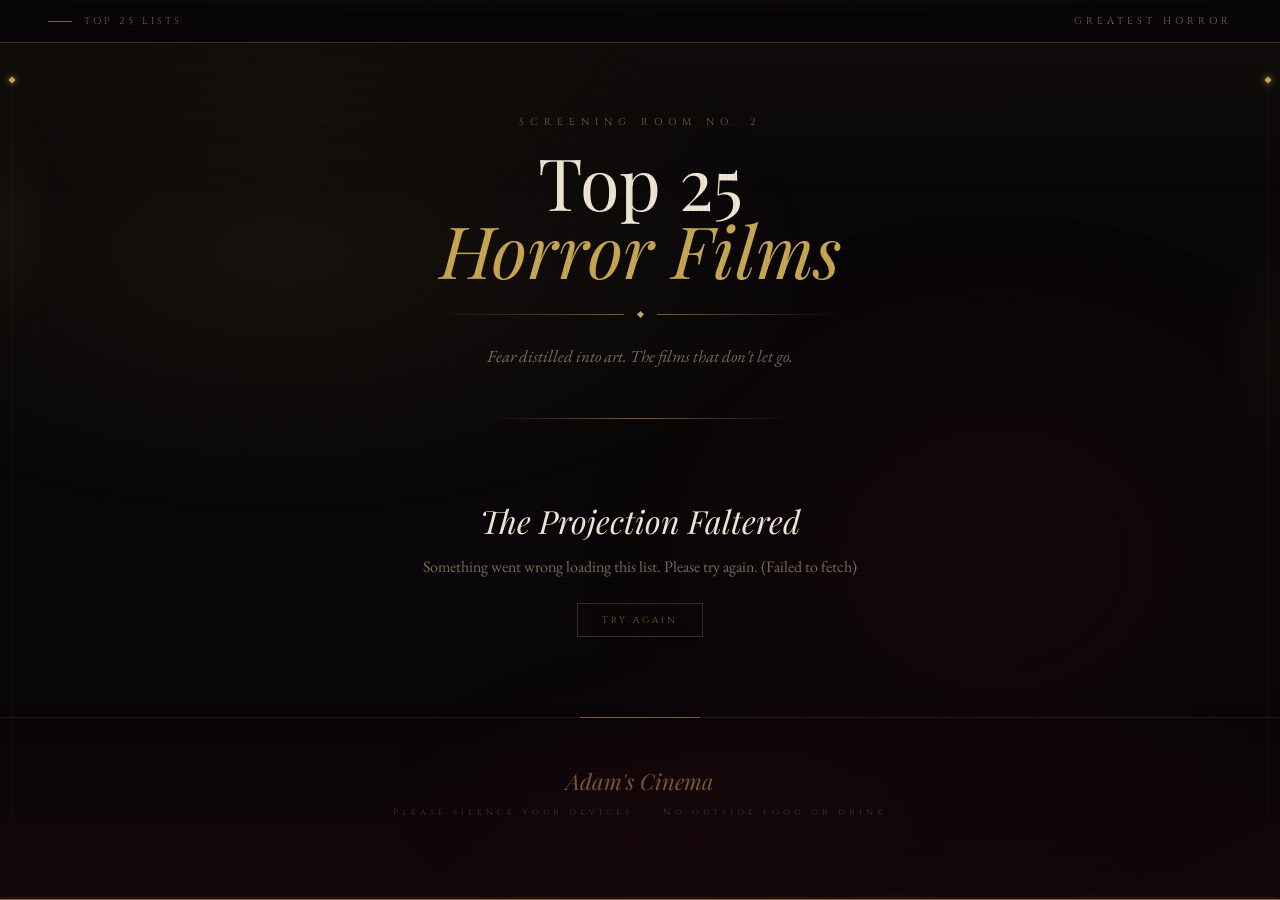
<file: list.html>
<!DOCTYPE html>
<html lang="en">
<head>
<meta charset="UTF-8">
<meta name="viewport" content="width=device-width, initial-scale=1.0">
<title>Top 25 — Adam's Cinema</title>
<link rel="preconnect" href="https://fonts.googleapis.com">
<link rel="preconnect" href="https://fonts.gstatic.com" crossorigin>
<link href="https://fonts.googleapis.com/css2?family=Playfair+Display:ital,wght@0,400;0,500;0,700;1,400;1,600&family=EB+Garamond:ital,wght@0,400;0,500;1,400&family=Cinzel:wght@400;500;600&family=Courier+Prime:ital,wght@0,400;0,700;1,400&display=swap" rel="stylesheet">
<link rel="stylesheet" href="style.css">
<style>
header { padding:72px 20px 52px; }
h1 { font-size:clamp(36px,6vw,72px); opacity:0; animation:fadeUp 0.7s ease forwards 0.2s; }
.list-label { font-family:'Cinzel',serif; font-size:10px; letter-spacing:6px; color:var(--gold-dim); text-transform:uppercase; margin-bottom:18px; opacity:0; animation:fadeUp 0.7s ease forwards 0.1s; }
.header-ornament { opacity:0; animation:fadeUp 0.7s ease forwards 0.3s; }
.header-sub { font-size:17px; opacity:0; animation:fadeUp 0.7s ease forwards 0.4s; }
#loadingState { text-align:center; padding:80px 20px; position:relative; z-index:2; }
#errorState { display:none; text-align:center; padding:80px 20px; position:relative; z-index:2; }
.error-title { font-family:'Playfair Display',serif; font-size:32px; font-style:italic; color:var(--cream); margin-bottom:12px; }
.error-desc { font-size:16px; color:var(--cream-muted); line-height:1.6; margin-bottom:24px; }
.error-retry { font-family:'Cinzel',serif; font-size:9px; letter-spacing:3px; color:var(--gold-dim); background:transparent; border:1px solid rgba(201,168,76,0.25); padding:10px 24px; cursor:pointer; text-transform:uppercase; transition:all 0.3s; }
.error-retry:hover { border-color:var(--gold); color:var(--gold); }
#filmsList { display:none; max-width:1000px; margin:0 auto; padding:56px 40px 120px; position:relative; z-index:2; }
.list-meta { display:flex; align-items:center; gap:20px; margin-bottom:40px; padding-bottom:20px; border-bottom:1px solid rgba(201,168,76,0.08); }
.list-meta-count { font-family:'Cinzel',serif; font-size:9px; letter-spacing:4px; color:var(--gold-dim); }
.list-meta-source { font-family:'Cinzel',serif; font-size:9px; letter-spacing:3px; color:var(--cream-muted); opacity:0.5; margin-left:auto; }
.film-row { display:flex; align-items:stretch; background:linear-gradient(135deg,rgba(20,8,12,0.85),rgba(12,5,8,0.92)); border:1px solid rgba(201,168,76,0.06); margin-bottom:2px; position:relative; transition:border-color 0.3s; opacity:0; animation:fadeUp 0.5s ease forwards; text-decoration:none; color:inherit; }
.film-row:hover { border-color:rgba(201,168,76,0.25); }
.film-row::before { content:''; position:absolute; inset:0; background:radial-gradient(ellipse at 0% 50%,rgba(201,168,76,0.03),transparent 60%); opacity:0; transition:opacity 0.3s; }
.film-row:hover::before { opacity:1; }
.film-rank { display:flex; align-items:center; justify-content:center; width:72px; flex-shrink:0; border-right:1px solid rgba(201,168,76,0.06); padding:20px 0; }
.rank-num { font-family:'Playfair Display',serif; font-style:italic; font-size:36px; color:var(--gold-pale); line-height:1; transition:color 0.3s; }
.film-row:hover .rank-num { color:var(--gold-dim); }
.film-poster { width:72px; flex-shrink:0; border-right:1px solid rgba(201,168,76,0.06); overflow:hidden; background:rgba(26,8,16,0.5); display:flex; align-items:center; justify-content:center; }
.film-poster img { width:100%; height:100%; object-fit:cover; display:block; transition:opacity 0.4s; opacity:0; }
.film-poster img.loaded { opacity:1; }
.film-poster-placeholder { display:flex; align-items:center; justify-content:center; width:72px; height:100%; min-height:100px; color:var(--gold-pale); font-size:22px; }
.film-info { flex:1; padding:18px 24px; display:flex; flex-direction:column; justify-content:center; gap:6px; }
.film-title-row { display:flex; align-items:baseline; gap:10px; flex-wrap:wrap; }
.film-title { font-family:'Playfair Display',serif; font-size:clamp(16px,2vw,20px); font-weight:400; color:var(--cream); line-height:1.1; transition:color 0.3s; }
.film-year { font-family:'Cinzel',serif; font-size:10px; letter-spacing:2px; color:var(--cream-muted); white-space:nowrap; }
.film-genres { display:flex; flex-wrap:wrap; gap:5px; }
.film-genre { font-family:'Cinzel',serif; font-size:7px; letter-spacing:2px; padding:3px 8px; border:1px solid rgba(201,168,76,0.12); color:var(--gold-dim); text-transform:uppercase; }
.film-overview { font-size:13px; line-height:1.55; color:var(--cream-muted); display:-webkit-box; -webkit-line-clamp:2; -webkit-box-orient:vertical; overflow:hidden; max-width:600px; }
.film-score { display:flex; flex-direction:column; align-items:center; justify-content:center; width:72px; flex-shrink:0; padding:12px; border-left:1px solid rgba(201,168,76,0.06); gap:4px; }
.score-val { font-family:'Playfair Display',serif; font-size:22px; font-style:italic; color:var(--gold-dim); line-height:1; transition:color 0.3s; }
.film-row:hover .score-val { color:var(--gold); }
.score-star { font-size:10px; color:var(--gold-pale); }
.score-label { font-family:'Cinzel',serif; font-size:7px; letter-spacing:2px; color:var(--cream-muted); opacity:0.6; }
.film-row:nth-child(1){animation-delay:0.05s} .film-row:nth-child(2){animation-delay:0.08s} .film-row:nth-child(3){animation-delay:0.11s} .film-row:nth-child(4){animation-delay:0.14s} .film-row:nth-child(5){animation-delay:0.17s} .film-row:nth-child(6){animation-delay:0.20s} .film-row:nth-child(7){animation-delay:0.23s} .film-row:nth-child(8){animation-delay:0.26s} .film-row:nth-child(9){animation-delay:0.29s} .film-row:nth-child(10){animation-delay:0.32s} .film-row:nth-child(11){animation-delay:0.35s} .film-row:nth-child(12){animation-delay:0.38s} .film-row:nth-child(13){animation-delay:0.41s} .film-row:nth-child(14){animation-delay:0.44s} .film-row:nth-child(15){animation-delay:0.47s} .film-row:nth-child(16){animation-delay:0.50s} .film-row:nth-child(17){animation-delay:0.53s} .film-row:nth-child(18){animation-delay:0.56s} .film-row:nth-child(19){animation-delay:0.59s} .film-row:nth-child(20){animation-delay:0.62s} .film-row:nth-child(21){animation-delay:0.65s} .film-row:nth-child(22){animation-delay:0.68s} .film-row:nth-child(23){animation-delay:0.71s} .film-row:nth-child(24){animation-delay:0.74s} .film-row:nth-child(25){animation-delay:0.77s}
@media (max-width:680px) {
  #filmsList { padding:40px 20px 100px; }
  .film-rank { width:48px; }
  .rank-num { font-size:24px; }
  .film-poster { width:56px; }
  .film-score { width:56px; }
  .score-val { font-size:17px; }
  .film-info { padding:14px 16px; }
  .film-title { font-size:15px; }
  .film-overview { -webkit-line-clamp:1; }
}
</style>
</head>
<body>

<div class="ceiling"></div>
<div class="ceiling-glow"></div>
<div class="floor"></div>
<div class="floor-glow"></div>

<nav class="nav">
  <a class="nav-back" href="top25.html">
    <div class="nav-back-line"></div>
    Top 25 Lists
  </a>
  <span class="nav-title" id="navTitle">Loading…</span>
</nav>

<header>
  <div class="list-label" id="listLabel">Screening Room No. 2</div>
  <h1 id="pageTitle">Top 25<em id="pageTitleEm">…</em></h1>
  <div class="header-ornament">
    <div class="orn-line"></div>
    <div class="orn-diamond"></div>
    <div class="orn-line r"></div>
  </div>
  <p class="header-sub" id="headerSub"></p>
</header>

<!-- Loading -->
<div id="loadingState">
  <div class="loading-lights">
    <div class="loading-bulb"></div>
    <div class="loading-bulb"></div>
    <div class="loading-bulb"></div>
    <div class="loading-bulb"></div>
    <div class="loading-bulb"></div>
  </div>
  <div class="loading-text">The Oracle Consults the Archives</div>
</div>

<!-- Error -->
<div id="errorState">
  <div class="error-title">The Projection Faltered</div>
  <p class="error-desc" id="errorDesc">Something went wrong fetching this list from TMDB. Check your API key or try again.</p>
  <button class="error-retry" onclick="location.reload()">Try Again</button>
</div>

<!-- Films -->
<div id="filmsList">
  <div class="list-meta">
    <span class="list-meta-count" id="listCount"></span>
    <span class="list-meta-source">Source: TMDB · Sorted by rating</span>
  </div>
</div>

<script>
// ── Genre ID → Name ────────────────────────────────
const GENRE_MAP = {
  28:'Action', 12:'Adventure', 16:'Animation', 35:'Comedy',
  80:'Crime', 99:'Documentary', 18:'Drama', 10751:'Family',
  14:'Fantasy', 36:'History', 27:'Horror', 10402:'Music',
  9648:'Mystery', 10749:'Romance', 878:'Sci-Fi', 10770:'TV Movie',
  53:'Thriller', 10752:'War', 37:'Western'
};

// ── List configurations ────────────────────────────
const LISTS = {
  horror: {
    num: 'List 001', label: 'Screening Room No. 2',
    titleMain: 'Top 25', titleEm: 'Horror Films',
    navTitle: 'Greatest Horror',
    subtitle: 'Fear distilled into art. The films that don\'t let go.',
    endpoint: 'discover/movie?with_genres=27&sort_by=vote_average.desc&vote_count.gte=1500&include_adult=false',
  },
  thriller: {
    num: 'List 002', label: 'Screening Room No. 2',
    titleMain: 'Top 25', titleEm: 'Thrillers',
    navTitle: 'Greatest Thrillers',
    subtitle: 'Tension as a filmmaking language.',
    endpoint: 'discover/movie?with_genres=53&sort_by=vote_average.desc&vote_count.gte=2000&include_adult=false',
  },
  comedy: {
    num: 'List 003', label: 'Screening Room No. 2',
    titleMain: 'Top 25', titleEm: 'Comedies',
    navTitle: 'Greatest Comedies',
    subtitle: 'The hardest genre to perfect.',
    endpoint: 'discover/movie?with_genres=35&sort_by=vote_average.desc&vote_count.gte=1500&include_adult=false',
  },
  psych_thriller: {
    num: 'List 004', label: 'Screening Room No. 2',
    titleMain: 'Top 25', titleEm: 'Psychological Thrillers',
    navTitle: 'Greatest Psych Thrillers',
    subtitle: 'Minds unraveling under pressure. The danger is always inside.',
    endpoint: 'discover/movie?with_genres=53,18&sort_by=vote_average.desc&vote_count.gte=1500&include_adult=false',
  },
  action: {
    num: 'List 005', label: 'Screening Room No. 2',
    titleMain: 'Top 25', titleEm: 'Action Films',
    navTitle: 'Greatest Action',
    subtitle: 'Kinetic filmmaking at its absolute peak.',
    endpoint: 'discover/movie?with_genres=28&sort_by=vote_average.desc&vote_count.gte=2000&include_adult=false',
  },
  mystery: {
    num: 'List 006', label: 'Screening Room No. 2',
    titleMain: 'Top 25', titleEm: 'Mystery & Neo-Noir',
    navTitle: 'Greatest Mystery & Noir',
    subtitle: 'Rain-slicked streets and unreliable narrators.',
    endpoint: 'discover/movie?with_genres=9648&sort_by=vote_average.desc&vote_count.gte=1000&include_adult=false',
  },
  scifi: {
    num: 'List 007', label: 'Screening Room No. 2',
    titleMain: 'Top 25', titleEm: 'Science Fiction',
    navTitle: 'Greatest Sci-Fi',
    subtitle: 'The future as a mirror held to the present.',
    endpoint: 'discover/movie?with_genres=878&sort_by=vote_average.desc&vote_count.gte=2000&include_adult=false',
  },
  historical: {
    num: 'List 008', label: 'Screening Room No. 2',
    titleMain: 'Top 25', titleEm: 'Historical Films',
    navTitle: 'Greatest Historical',
    subtitle: 'The past rendered vivid.',
    endpoint: 'discover/movie?with_genres=36&sort_by=vote_average.desc&vote_count.gte=1000&include_adult=false',
  },
  drama: {
    num: 'List 009', label: 'Screening Room No. 2',
    titleMain: 'Top 25', titleEm: 'Dramas',
    navTitle: 'Greatest Dramas',
    subtitle: 'Cinema stripped to its essential truth.',
    endpoint: 'discover/movie?with_genres=18&without_genres=28,27,878,35&sort_by=vote_average.desc&vote_count.gte=3000&include_adult=false',
  },
  gangster: {
    num: 'List 010', label: 'Screening Room No. 2',
    titleMain: 'Top 25', titleEm: 'Gangster Films',
    navTitle: 'Greatest Gangster',
    subtitle: 'The rise, the empire, the fall.',
    endpoint: 'discover/movie?with_keywords=1562&sort_by=vote_average.desc&vote_count.gte=200&include_adult=false',
  },
  war: {
    num: 'List 011', label: 'Screening Room No. 2',
    titleMain: 'Top 25', titleEm: 'War Films',
    navTitle: 'Greatest War',
    subtitle: 'Films that refuse to glorify what they depict.',
    endpoint: 'discover/movie?with_genres=10752&sort_by=vote_average.desc&vote_count.gte=1000&include_adult=false',
  },
  romance: {
    num: 'List 012', label: 'Screening Room No. 2',
    titleMain: 'Top 25', titleEm: 'Romance Films',
    navTitle: 'Greatest Romance',
    subtitle: "Love under pressure. Cinema's oldest subject, still devastating.",
    endpoint: 'discover/movie?with_genres=10749&sort_by=vote_average.desc&vote_count.gte=1000&include_adult=false',
  },
  animated: {
    num: 'List 013', label: 'Screening Room No. 2',
    titleMain: 'Top 25', titleEm: 'Animated Films',
    navTitle: 'Greatest Animation',
    subtitle: 'Animation as serious cinema. The medium that broke every rule.',
    endpoint: 'discover/movie?with_genres=16&without_genres=10751&sort_by=vote_average.desc&vote_count.gte=1000&include_adult=false',
  },
  western: {
    num: 'List 014', label: 'Screening Room No. 2',
    titleMain: 'Top 25', titleEm: 'Westerns',
    navTitle: 'Greatest Westerns',
    subtitle: "The American myth at its most elemental. Cinema's most morally serious genre.",
    endpoint: 'discover/movie?with_genres=37&sort_by=vote_average.desc&vote_count.gte=500&include_adult=false',
  },
};

// ── Cloudflare Worker URL ─────────────────────────
const WORKER = 'https://tmdb-proxy.adamrowe312.workers.dev';

// ── Init ──────────────────────────────────────────
const params  = new URLSearchParams(location.search);
const listKey = params.get('list') || 'horror';
const config  = LISTS[listKey];

if (!config) {
  document.getElementById('pageTitle').textContent = 'List Not Found';
  document.getElementById('loadingState').style.display = 'none';
} else {
  document.title = `${config.titleEm} — Adam's Cinema`;
  document.getElementById('listLabel').textContent = config.label;
  document.getElementById('pageTitle').childNodes[0].textContent = config.titleMain + ' ';
  document.getElementById('pageTitleEm').textContent = config.titleEm;
  document.getElementById('navTitle').textContent = config.navTitle;
  document.getElementById('headerSub').textContent = config.subtitle;

  loadList();
}

// ── Cross-list deduplication via sessionStorage ───
const SEEN_KEY = 'seen_movie_ids';

function getSeenIds() {
  try { return new Set(JSON.parse(sessionStorage.getItem(SEEN_KEY) || '[]')); }
  catch { return new Set(); }
}

function addSeenIds(ids) {
  const seen = getSeenIds();
  ids.forEach(id => seen.add(id));
  sessionStorage.setItem(SEEN_KEY, JSON.stringify([...seen]));
}

// ── Fetch via Worker (no key needed client-side) ──
async function loadList() {
  const sep  = config.endpoint.includes('?') ? '&' : '?';
  const seen = getSeenIds();

  try {
    // Fetch up to 4 pages so we have enough candidates after filtering dupes
    const fetches = [1, 2, 3, 4].map(p =>
      fetch(`${WORKER}/${config.endpoint}${sep}page=${p}`)
    );
    const responses = await Promise.all(fetches);

    if (!responses[0].ok) throw new Error(`Worker error ${responses[0].status}`);

    const pages = await Promise.all(responses.map(r => r.json()));
    const allMovies = pages.flatMap(p => p.results || []);

    // Filter out movies seen on other lists this session
    const unique = allMovies.filter(m => !seen.has(m.id));

    // Take top 25 from unique results, fall back to all if not enough
    const movies = (unique.length >= 25 ? unique : allMovies).slice(0, 25);

    if (!movies.length) throw new Error('No results returned');

    document.getElementById('loadingState').style.display = 'none';
    renderList(movies);

    // Record these IDs so they won't repeat on subsequent lists
    addSeenIds(movies.map(m => m.id));

  } catch(err) {
    document.getElementById('loadingState').style.display = 'none';
    document.getElementById('errorState').style.display = 'block';
    document.getElementById('errorDesc').textContent =
      `Something went wrong loading this list. Please try again. (${err.message})`;
  }
}

function renderList(movies) {
  const container = document.getElementById('filmsList');
  document.getElementById('listCount').textContent = `${movies.length} Films`;

  movies.forEach((m, i) => {
    const year    = m.release_date ? m.release_date.slice(0,4) : '—';
    const score   = m.vote_average ? m.vote_average.toFixed(1) : '—';
    const genres  = (m.genre_ids || []).slice(0,3).map(id => GENRE_MAP[id]).filter(Boolean);
    const overview= m.overview ? m.overview.slice(0,160) + (m.overview.length > 160 ? '…' : '') : '';
    const rankStr = String(i + 1).padStart(2, '0');

    const row = document.createElement('div');
    row.className = 'film-row';

    row.innerHTML = `
      <div class="film-rank"><div class="rank-num">${rankStr}</div></div>
      <div class="film-poster" id="poster-${i}">
        ${m.poster_path
          ? `<img src="https://image.tmdb.org/t/p/w92${m.poster_path}" alt="${m.title}" loading="lazy">`
          : `<div class="film-poster-placeholder">✦</div>`
        }
      </div>
      <div class="film-info">
        <div class="film-title-row">
          <div class="film-title">${m.title}</div>
          <div class="film-year">${year}</div>
        </div>
        <div class="film-genres">
          ${genres.map(g => `<span class="film-genre">${g}</span>`).join('')}
        </div>
        ${overview ? `<div class="film-overview">${overview}</div>` : ''}
      </div>
      <div class="film-score">
        <div class="score-val">${score}</div>
        <div class="score-star">★</div>
        <div class="score-label">TMDB</div>
      </div>
    `;

    // Fade in poster when loaded
    const img = row.querySelector('img');
    if (img) img.addEventListener('load', () => img.classList.add('loaded'));

    container.appendChild(row);
  });

  container.style.display = 'block';
}
</script>


<footer>
  <div class="footer-mark">Adam's Cinema</div>
  <div class="footer-sub">Please silence your devices &nbsp;&middot;&nbsp; No outside food or drink</div>
</footer>

<script>
(function(){
  if(window.innerWidth<900)return;
  if(window.matchMedia('(prefers-reduced-motion:reduce)').matches)return;

  // Create left and right rails
  ['rail-l','rail-r'].forEach(function(c){
    var r=document.createElement('div');
    r.className='theatre-rail '+c;
    r.setAttribute('aria-hidden','true');
    r.innerHTML='<div class="rail-track"><div class="rail-fill"></div></div>'
               +'<div class="rail-marker"></div>'
               +'<div class="rail-glow"></div>';
    document.body.appendChild(r);
  });

  var fills   = document.querySelectorAll('.rail-fill');
  var markers = document.querySelectorAll('.rail-marker');
  var glows   = document.querySelectorAll('.rail-glow');

  // ── Scroll rope + parallax glow ──────────────────
  function update(){
    var s = window.scrollY;
    var maxS = document.documentElement.scrollHeight - window.innerHeight;
    var p = maxS > 0 ? Math.min(1, Math.max(0, s / maxS)) : 0;

    // Rope fill
    fills.forEach(function(f){ f.style.height = (p*100)+'%'; });

    // Diamond marker (80px padding from top/bottom)
    var trackH = window.innerHeight - 160;
    var markerY = 80 + p * trackH;
    markers.forEach(function(m){ m.style.top = markerY+'px'; });

    // Parallax glow — left leads, right slightly offset
    if(glows[0]) glows[0].style.top = (8  + p*54)+'%';
    if(glows[1]) glows[1].style.top = (22 + p*52)+'%';
  }

  window.addEventListener('scroll', update, {passive:true});
  window.addEventListener('resize', update, {passive:true});
  update();

  // ── Section pulse (IntersectionObserver) ─────────
  var obs = new IntersectionObserver(function(entries){
    entries.forEach(function(e){
      if(e.isIntersecting){
        markers.forEach(function(m){
          m.classList.add('pulsing');
          setTimeout(function(){ m.classList.remove('pulsing'); }, 500);
        });
      }
    });
  },{threshold:0.2, rootMargin:'-8% 0px -8% 0px'});

  document.querySelectorAll(
    'h1, h2, .section-head, .section-head-title, .list-meta, header'
  ).forEach(function(el){ obs.observe(el); });
})();
</script>

</body>
</html>
</file>
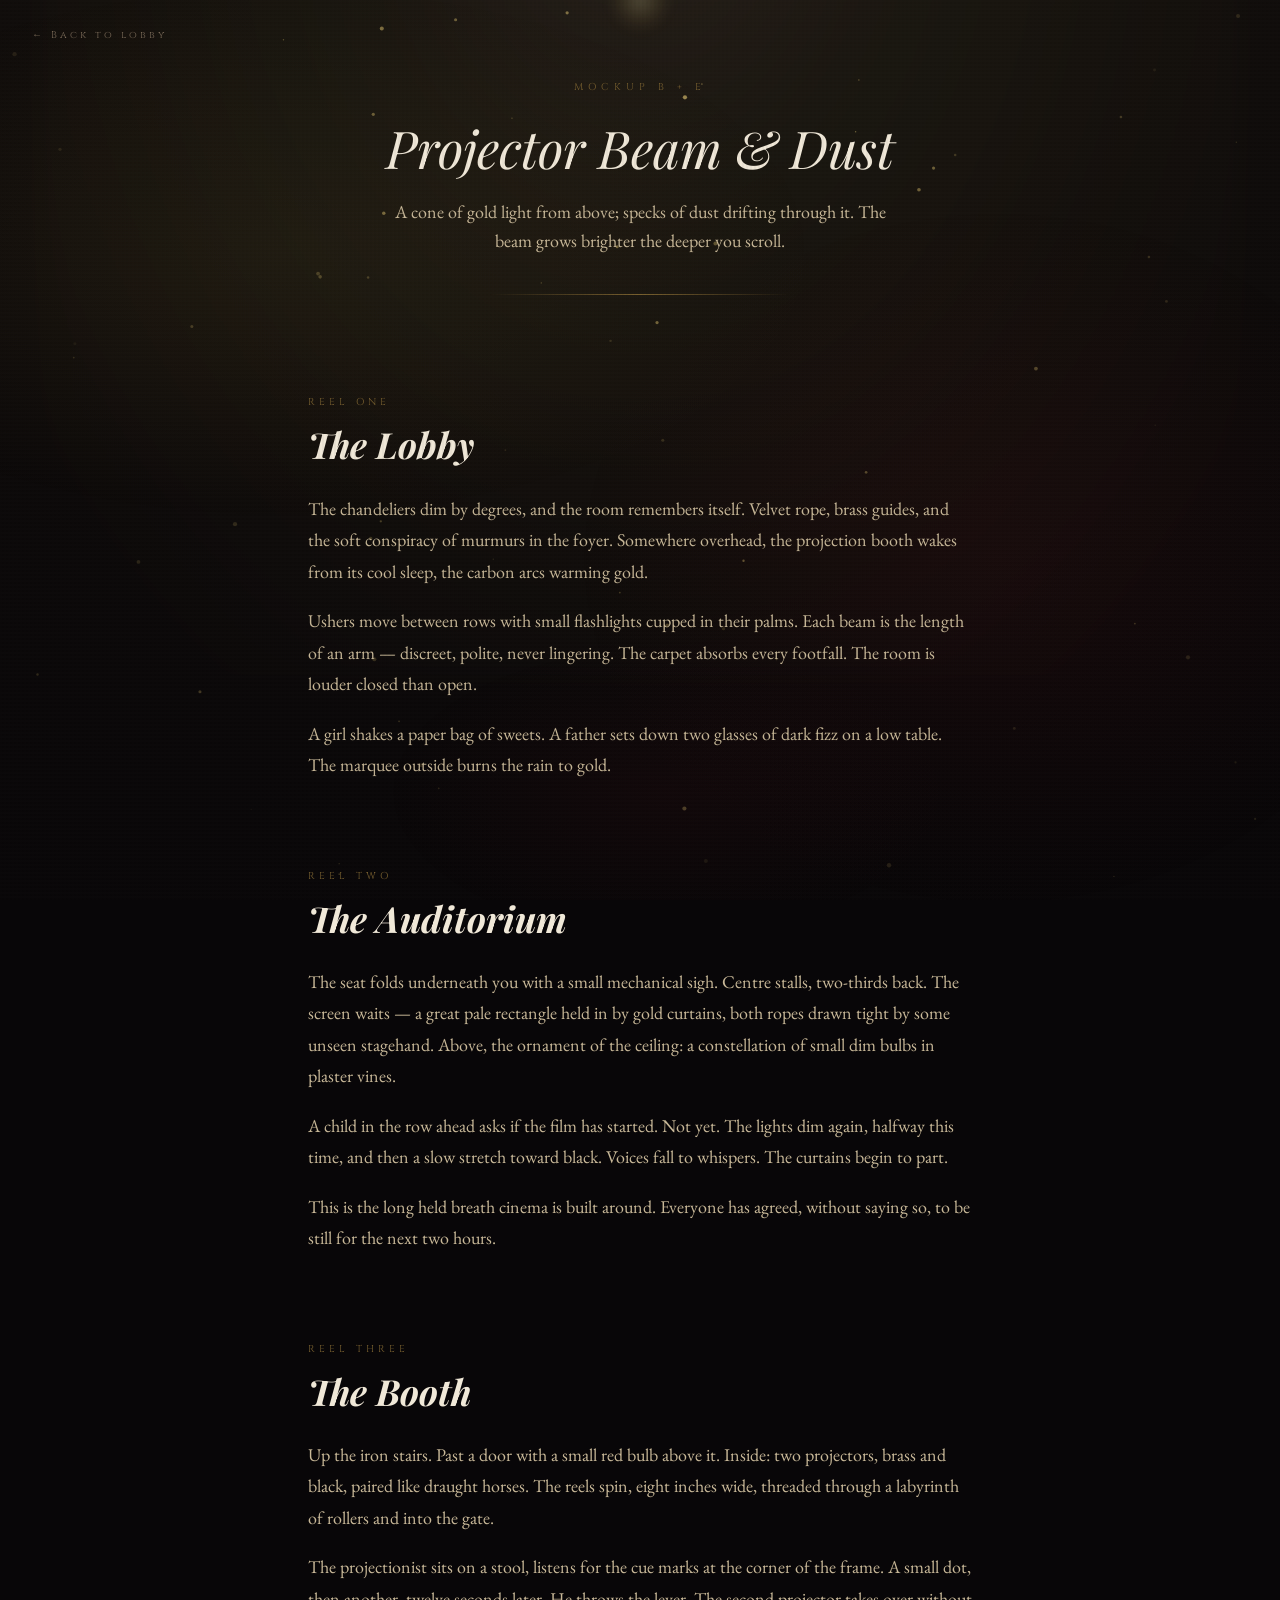
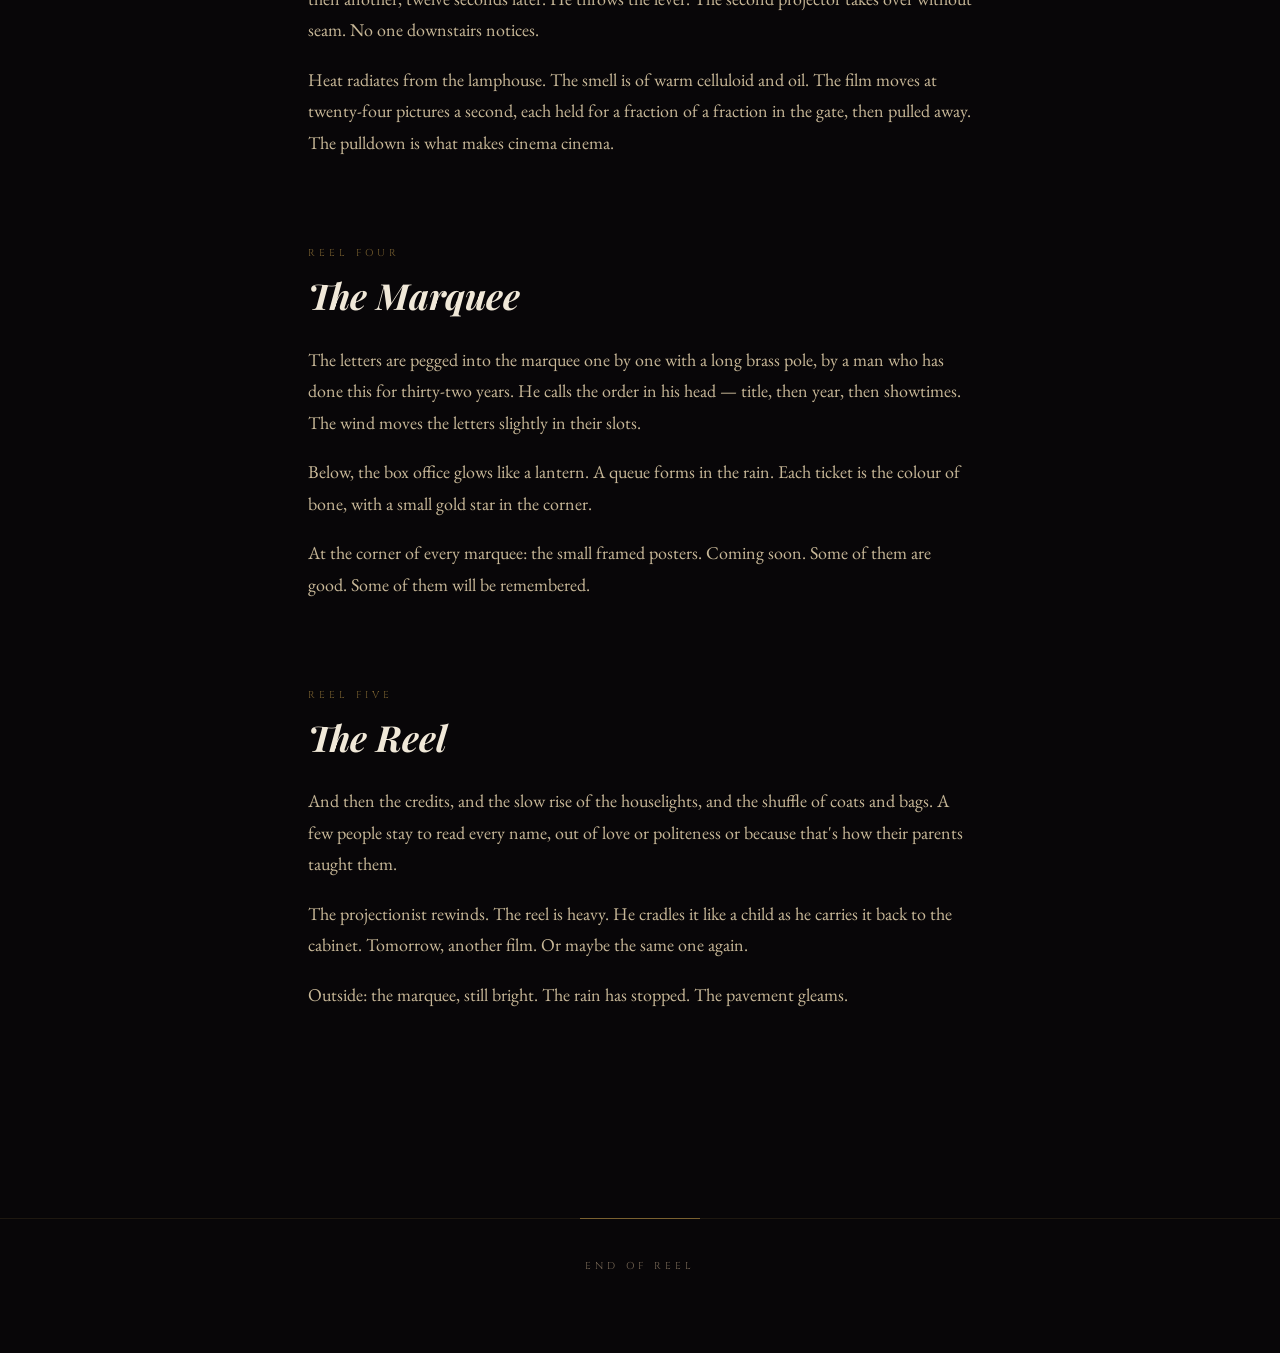
<file: mockup-beam-dust.html>
<!DOCTYPE html>
<html lang="en">
<head>
<meta charset="UTF-8">
<meta name="viewport" content="width=device-width, initial-scale=1.0">
<title>Mockup B+E — Projector Beam &amp; Dust</title>
<link rel="preconnect" href="https://fonts.googleapis.com">
<link rel="preconnect" href="https://fonts.gstatic.com" crossorigin>
<link href="https://fonts.googleapis.com/css2?family=Playfair+Display:ital,wght@0,400;0,500;1,400&family=EB+Garamond:ital,wght@0,400;1,400&family=Cinzel:wght@400;500&family=Courier+Prime:ital,wght@0,400;0,700&display=swap" rel="stylesheet">
<link rel="stylesheet" href="style.css">

<style>
/* ─── PAGE LAYOUT (mockup-only) ────────────────────── */
main { max-width: 760px; margin: 0 auto; padding: 100px 48px 120px; position: relative; z-index: 3; }
.mock-header { text-align: center; padding: 80px 48px 40px; position: relative; z-index: 3; }
.mock-label { font-family:'Cinzel',serif; font-size: 10px; letter-spacing: 5px; color: var(--gold-dim); text-transform: uppercase; margin-bottom: 24px; }
.mock-title { font-family:'Playfair Display',serif; font-size: clamp(32px, 5vw, 52px); font-style: italic; color: var(--cream); margin-bottom: 20px; line-height: 1.15; }
.mock-sub { font-family:'EB Garamond',serif; font-size: 18px; color: var(--cream-dim); max-width: 520px; margin: 0 auto; line-height: 1.6; }
.mock-back { position: fixed; top: 28px; left: 32px; z-index: 50; font-family:'Cinzel',serif; font-size: 10px; letter-spacing: 3px; color: var(--cream-muted); text-decoration: none; transition: color 0.2s; }
.mock-back:hover { color: var(--gold); }
section { margin-bottom: 88px; }
.section-label { font-family:'Cinzel',serif; font-size: 10px; letter-spacing: 4px; color: var(--gold-dim); text-transform: uppercase; margin-bottom: 14px; }
section h2 { font-family:'Playfair Display',serif; font-size: 36px; font-style: italic; color: var(--cream); margin-bottom: 26px; line-height: 1.2; }
section p { font-family:'EB Garamond',serif; font-size: 18px; line-height: 1.75; color: var(--cream-dim); margin-bottom: 18px; }

/* ─── PROJECTOR BEAM (effect B) ─────────────────────── */
/* A wide, soft wash of warm light from above — more atmosphere than spotlight.
   Three layers: outer ambient, mid wash, and a faint aperture suggestion. */

/* Outer ambient — extends nearly the full viewport, very soft */
.projector-beam {
  position: fixed;
  inset: 0;
  pointer-events: none;
  z-index: 1;
  background:
    radial-gradient(ellipse 150% 160% at 50% -30%,
      rgba(232, 200, 106, 0.085) 0%,
      rgba(201, 168, 76, 0.055) 25%,
      rgba(201, 168, 76, 0.030) 50%,
      rgba(201, 168, 76, 0.012) 75%,
      transparent 100%);
  opacity: 0.9;
  mix-blend-mode: screen;
}

/* Mid wash — broad warm pool, slow flicker for arc-lamp feel */
.projector-core {
  position: fixed;
  top: -15vh; left: 50%;
  transform: translateX(-50%);
  width: 95vw; max-width: 1200px;
  height: 90vh;
  pointer-events: none;
  z-index: 1;
  background: radial-gradient(ellipse at 50% 0%,
    rgba(255, 232, 160, 0.075) 0%,
    rgba(232, 200, 106, 0.045) 30%,
    rgba(201, 168, 76, 0.020) 60%,
    transparent 90%);
  filter: blur(12px);
  mix-blend-mode: screen;
  animation: beamFlicker 5.4s ease-in-out infinite;
}
@keyframes beamFlicker {
  0%, 100% { opacity: 1;    }
  41%      { opacity: 0.94; }
  44%      { opacity: 0.85; }
  47%      { opacity: 0.96; }
  72%      { opacity: 0.92; }
  74%      { opacity: 1;    }
}

/* Aperture: a soft hint of the source, no hot spot */
.projector-aperture {
  position: fixed;
  top: 0; left: 50%;
  transform: translate(-50%, -50%);
  width: 60px; height: 60px;
  z-index: 2;
  pointer-events: none;
  background: radial-gradient(circle,
    rgba(255, 240, 180, 0.22) 0%,
    rgba(232, 200, 106, 0.08) 45%,
    transparent 80%);
  filter: blur(6px);
  border-radius: 50%;
}

/* ─── DUST CANVAS (effect E) ────────────────────────── */
.dust-canvas {
  position: fixed;
  inset: 0;
  pointer-events: none;
  z-index: 2;
  mix-blend-mode: screen;
}

@media (max-width: 700px) {
  main { padding: 100px 28px 100px; }
  .mock-back { left: 24px; }
  .projector-core { width: 40vw; }
}
</style>
</head>

<body>

<a class="mock-back" href="index.html">&larr; Back to lobby</a>

<div class="projector-beam" aria-hidden="true"></div>
<div class="projector-core" aria-hidden="true"></div>
<div class="projector-aperture" aria-hidden="true"></div>
<canvas class="dust-canvas" id="dustCanvas" aria-hidden="true"></canvas>

<header class="mock-header">
  <div class="mock-label">Mockup B + E</div>
  <div class="mock-title">Projector Beam &amp; Dust</div>
  <div class="mock-sub">A cone of gold light from above; specks of dust drifting through it. The beam grows brighter the deeper you scroll.</div>
</header>

<main>
  <section>
    <div class="section-label">Reel One</div>
    <h2>The Lobby</h2>
    <p>The chandeliers dim by degrees, and the room remembers itself. Velvet rope, brass guides, and the soft conspiracy of murmurs in the foyer. Somewhere overhead, the projection booth wakes from its cool sleep, the carbon arcs warming gold.</p>
    <p>Ushers move between rows with small flashlights cupped in their palms. Each beam is the length of an arm — discreet, polite, never lingering. The carpet absorbs every footfall. The room is louder closed than open.</p>
    <p>A girl shakes a paper bag of sweets. A father sets down two glasses of dark fizz on a low table. The marquee outside burns the rain to gold.</p>
  </section>

  <section>
    <div class="section-label">Reel Two</div>
    <h2>The Auditorium</h2>
    <p>The seat folds underneath you with a small mechanical sigh. Centre stalls, two-thirds back. The screen waits — a great pale rectangle held in by gold curtains, both ropes drawn tight by some unseen stagehand. Above, the ornament of the ceiling: a constellation of small dim bulbs in plaster vines.</p>
    <p>A child in the row ahead asks if the film has started. Not yet. The lights dim again, halfway this time, and then a slow stretch toward black. Voices fall to whispers. The curtains begin to part.</p>
    <p>This is the long held breath cinema is built around. Everyone has agreed, without saying so, to be still for the next two hours.</p>
  </section>

  <section>
    <div class="section-label">Reel Three</div>
    <h2>The Booth</h2>
    <p>Up the iron stairs. Past a door with a small red bulb above it. Inside: two projectors, brass and black, paired like draught horses. The reels spin, eight inches wide, threaded through a labyrinth of rollers and into the gate.</p>
    <p>The projectionist sits on a stool, listens for the cue marks at the corner of the frame. A small dot, then another, twelve seconds later. He throws the lever. The second projector takes over without seam. No one downstairs notices.</p>
    <p>Heat radiates from the lamphouse. The smell is of warm celluloid and oil. The film moves at twenty-four pictures a second, each held for a fraction of a fraction in the gate, then pulled away. The pulldown is what makes cinema cinema.</p>
  </section>

  <section>
    <div class="section-label">Reel Four</div>
    <h2>The Marquee</h2>
    <p>The letters are pegged into the marquee one by one with a long brass pole, by a man who has done this for thirty-two years. He calls the order in his head — title, then year, then showtimes. The wind moves the letters slightly in their slots.</p>
    <p>Below, the box office glows like a lantern. A queue forms in the rain. Each ticket is the colour of bone, with a small gold star in the corner.</p>
    <p>At the corner of every marquee: the small framed posters. Coming soon. Some of them are good. Some of them will be remembered.</p>
  </section>

  <section>
    <div class="section-label">Reel Five</div>
    <h2>The Reel</h2>
    <p>And then the credits, and the slow rise of the houselights, and the shuffle of coats and bags. A few people stay to read every name, out of love or politeness or because that's how their parents taught them.</p>
    <p>The projectionist rewinds. The reel is heavy. He cradles it like a child as he carries it back to the cabinet. Tomorrow, another film. Or maybe the same one again.</p>
    <p>Outside: the marquee, still bright. The rain has stopped. The pavement gleams.</p>
  </section>
</main>

<footer style="text-align:center; padding: 40px 24px 80px; color: var(--cream-muted); font-family:'Cinzel',serif; font-size: 10px; letter-spacing: 4px; position: relative; z-index: 3;">
  END OF REEL
</footer>

<script>
(function() {
  if (window.matchMedia('(prefers-reduced-motion:reduce)').matches) return;

  const canvas = document.getElementById('dustCanvas');
  const ctx = canvas.getContext('2d');
  let dpr = window.devicePixelRatio || 1;
  let W = 0, H = 0;
  let particles = [];
  const COUNT = 70;

  function resize() {
    dpr = window.devicePixelRatio || 1;
    W = window.innerWidth;
    H = window.innerHeight;
    canvas.width = W * dpr;
    canvas.height = H * dpr;
    canvas.style.width = W + 'px';
    canvas.style.height = H + 'px';
    ctx.setTransform(dpr, 0, 0, dpr, 0, 0);
  }

  function reset(p) {
    p.x = Math.random() * W;
    p.y = H + Math.random() * 40;
    p.vx = (Math.random() - 0.5) * 0.18;
    p.vy = -(0.12 + Math.random() * 0.42);
    p.r = 0.5 + Math.random() * 1.7;
    p.a = 0.15 + Math.random() * 0.55;
    p.drift = Math.random() * Math.PI * 2;
    return p;
  }

  function init() {
    particles = [];
    for (let i = 0; i < COUNT; i++) {
      const p = reset({});
      p.y = Math.random() * H;
      particles.push(p);
    }
  }

  function step() {
    ctx.clearRect(0, 0, W, H);
    const beamCenter = W / 2;
    const beamHalfWidth = W * 0.42;
    for (const p of particles) {
      p.drift += 0.012;
      p.x += p.vx + Math.sin(p.drift) * 0.22;
      p.y += p.vy;
      if (p.y < -10 || p.x < -20 || p.x > W + 20) reset(p);

      const cone = 1 - Math.min(1, Math.abs(p.x - beamCenter) / beamHalfWidth);
      const verticalFalloff = 1 - Math.min(1, p.y / H);
      const glow = cone * verticalFalloff;

      ctx.beginPath();
      ctx.arc(p.x, p.y, p.r, 0, Math.PI * 2);
      ctx.fillStyle = 'rgba(232, 200, 106, ' + (p.a * (0.35 + glow * 0.75)).toFixed(3) + ')';
      ctx.fill();
    }
    requestAnimationFrame(step);
  }

  resize();
  window.addEventListener('resize', () => { resize(); init(); }, { passive: true });
  init();
  requestAnimationFrame(step);
})();
</script>
</body>
</html>
</file>
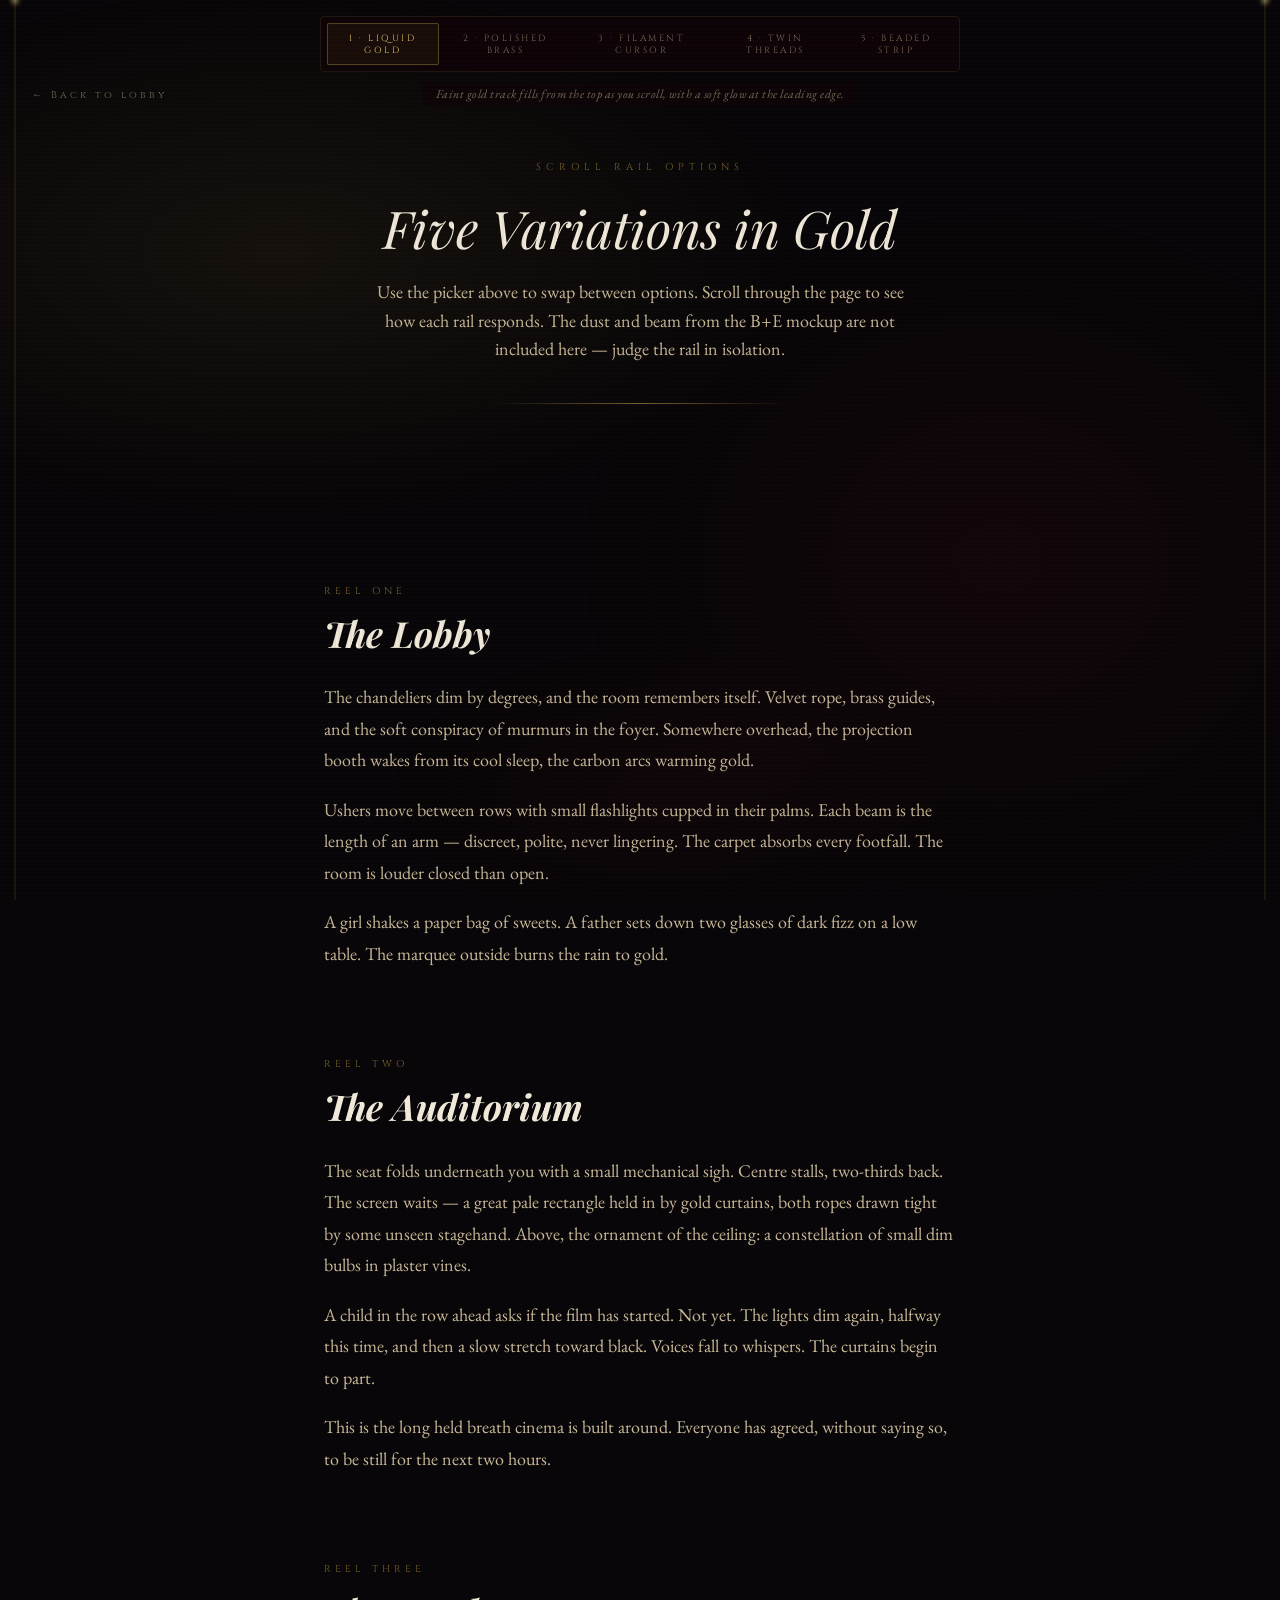
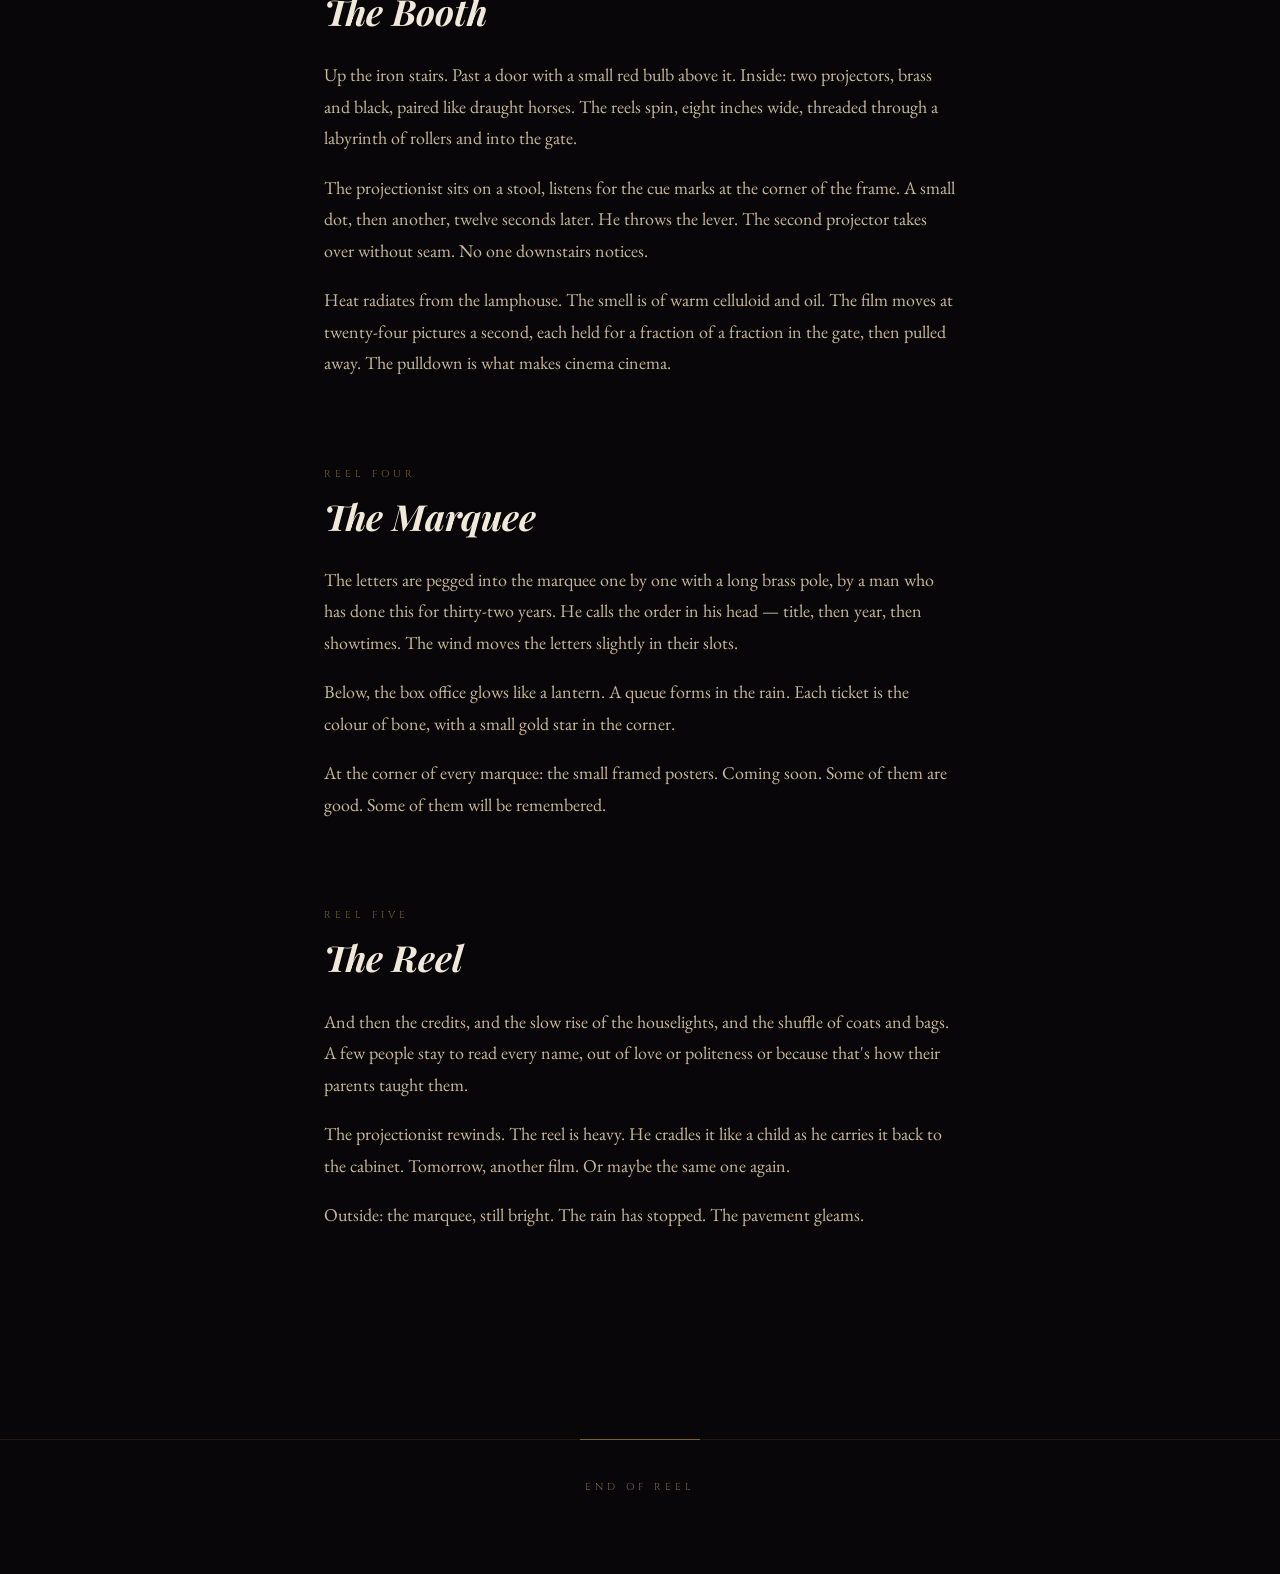
<file: mockup-rail-options.html>
<!DOCTYPE html>
<html lang="en">
<head>
<meta charset="UTF-8">
<meta name="viewport" content="width=device-width, initial-scale=1.0">
<title>Mockup — Scroll Rail Options</title>
<link rel="preconnect" href="https://fonts.googleapis.com">
<link rel="preconnect" href="https://fonts.gstatic.com" crossorigin>
<link href="https://fonts.googleapis.com/css2?family=Playfair+Display:ital,wght@0,400;0,500;1,400&family=EB+Garamond:ital,wght@0,400;1,400&family=Cinzel:wght@400;500&family=Courier+Prime:ital,wght@0,400;0,700&display=swap" rel="stylesheet">
<link rel="stylesheet" href="style.css">

<style>
/* ─── PAGE LAYOUT ──────────────────────────────────── */
main { max-width: 760px; margin: 0 auto; padding: 180px 64px 120px; position: relative; z-index: 3; }
.mock-header { text-align: center; padding: 160px 48px 40px; position: relative; z-index: 3; }
.mock-label { font-family:'Cinzel',serif; font-size: 10px; letter-spacing: 5px; color: var(--gold-dim); text-transform: uppercase; margin-bottom: 24px; }
.mock-title { font-family:'Playfair Display',serif; font-size: clamp(32px, 5vw, 52px); font-style: italic; color: var(--cream); margin-bottom: 20px; line-height: 1.15; }
.mock-sub { font-family:'EB Garamond',serif; font-size: 18px; color: var(--cream-dim); max-width: 540px; margin: 0 auto; line-height: 1.6; }
.mock-back { position: fixed; top: 88px; left: 32px; z-index: 50; font-family:'Cinzel',serif; font-size: 10px; letter-spacing: 3px; color: var(--cream-muted); text-decoration: none; transition: color 0.2s; }
.mock-back:hover { color: var(--gold); }
section { margin-bottom: 88px; }
.section-label { font-family:'Cinzel',serif; font-size: 10px; letter-spacing: 4px; color: var(--gold-dim); text-transform: uppercase; margin-bottom: 14px; }
section h2 { font-family:'Playfair Display',serif; font-size: 36px; font-style: italic; color: var(--cream); margin-bottom: 26px; line-height: 1.2; }
section p { font-family:'EB Garamond',serif; font-size: 18px; line-height: 1.75; color: var(--cream-dim); margin-bottom: 18px; }

/* ─── PICKER (top control bar) ─────────────────────── */
.picker-wrap {
  position: fixed; top: 16px; left: 50%; transform: translateX(-50%);
  z-index: 100;
  display: flex; flex-direction: column; align-items: center; gap: 10px;
}
.picker {
  display: flex; gap: 4px;
  background: rgba(15, 5, 8, 0.88);
  backdrop-filter: blur(20px);
  border: 1px solid var(--cream-ghost);
  border-radius: 4px;
  padding: 6px;
}
.picker button {
  background: transparent; border: 1px solid transparent;
  color: var(--cream-muted);
  padding: 8px 14px; cursor: pointer;
  font-family:'Cinzel',serif; font-size: 9px; letter-spacing: 2.5px;
  text-transform: uppercase;
  transition: color 0.2s, border-color 0.2s, background 0.2s;
  border-radius: 2px;
}
.picker button:hover { color: var(--gold); }
.picker button.active {
  color: var(--gold-bright);
  border-color: rgba(201,168,76,0.35);
  background: rgba(201,168,76,0.06);
}
.picker-desc {
  font-family:'EB Garamond',serif; font-style: italic; font-size: 12px;
  color: var(--cream-muted); letter-spacing: 0.5px;
  background: rgba(15,5,8,0.7); backdrop-filter: blur(8px);
  padding: 4px 14px; border-radius: 2px;
  max-width: 600px; text-align: center;
}

/* ─── ALL OPTIONS HIDDEN BY DEFAULT ─────────────────── */
.opt { display: none; }
body.show-1 .opt-1,
body.show-2 .opt-2,
body.show-3 .opt-3,
body.show-4 .opt-4,
body.show-5 .opt-5 { display: block; }

/* Common rail positioning */
.rail {
  position: fixed; top: 0; bottom: 0;
  pointer-events: none;
  z-index: 6;
}
.rail-left  { left: 14px; }
.rail-right { right: 14px; }

/* ════════════════════════════════════════════════════
   OPTION 1 — LIQUID GOLD RISE
   Faint track always visible; bright gold fills from
   top to scroll position with a soft tip glow.
   ════════════════════════════════════════════════════ */
.opt-1 {
  width: 2px;
  background: rgba(201, 168, 76, 0.10);
  box-shadow: 0 0 1px rgba(0,0,0,0.6);
}
.opt-1::before {
  content: '';
  position: absolute; top: 0; left: -0.5px; right: -0.5px;
  height: calc(var(--scroll-p, 0) * 100%);
  background: linear-gradient(180deg,
    rgba(255, 232, 160, 0.95) 0%,
    rgba(232, 200, 106, 0.85) 30%,
    rgba(201, 168, 76, 0.65) 100%);
  box-shadow: 0 0 4px rgba(232, 200, 106, 0.55),
              0 0 10px rgba(201, 168, 76, 0.30);
}
.opt-1::after {
  content: '';
  position: absolute;
  top: calc(var(--scroll-p, 0) * 100%);
  left: -4px; right: -4px;
  height: 12px;
  transform: translateY(-50%);
  background: radial-gradient(ellipse at center,
    rgba(255, 240, 180, 0.85) 0%,
    rgba(232, 200, 106, 0.30) 40%,
    transparent 75%);
  filter: blur(2px);
}

/* ════════════════════════════════════════════════════
   OPTION 2 — POLISHED BRASS WITH TRAVELING SHEEN
   Always-shiny metallic strip; a brighter highlight
   continuously slides downward (independent of scroll).
   ════════════════════════════════════════════════════ */
.opt-2 {
  width: 3px;
  background: linear-gradient(180deg,
    rgba(122, 97, 48, 0.45) 0%,
    rgba(232, 200, 106, 0.72) 18%,
    rgba(201, 168, 76, 0.55) 35%,
    rgba(232, 200, 106, 0.85) 55%,
    rgba(201, 168, 76, 0.55) 72%,
    rgba(232, 200, 106, 0.70) 88%,
    rgba(122, 97, 48, 0.45) 100%);
  box-shadow:
    inset 0 0 1px rgba(255, 240, 180, 0.4),
    0 0 6px rgba(201, 168, 76, 0.20);
  overflow: hidden;
  border-radius: 1px;
}
.opt-2::before {
  content: '';
  position: absolute; left: -2px; right: -2px;
  height: 140px;
  background: linear-gradient(180deg,
    transparent 0%,
    rgba(255, 240, 180, 0.55) 45%,
    rgba(255, 248, 220, 0.85) 50%,
    rgba(255, 240, 180, 0.55) 55%,
    transparent 100%);
  filter: blur(2px);
  animation: sheenSlide 4.5s linear infinite;
}
@keyframes sheenSlide {
  0%   { top: -150px; }
  100% { top: 100vh; }
}

/* ════════════════════════════════════════════════════
   OPTION 3 — ETCHED FILAMENT WITH GLOW CURSOR
   1px hairline always visible; a 100px glowing segment
   follows scroll position like a hot filament.
   ════════════════════════════════════════════════════ */
.opt-3 {
  width: 1px;
  background: linear-gradient(180deg,
    rgba(201, 168, 76, 0.12) 0%,
    rgba(201, 168, 76, 0.30) 50%,
    rgba(201, 168, 76, 0.12) 100%);
}
.opt-3::before {
  content: '';
  position: absolute;
  top: calc(var(--scroll-p, 0) * 100%);
  left: -1.5px; right: -1.5px;
  height: 110px;
  transform: translateY(-50%);
  background: linear-gradient(180deg,
    transparent 0%,
    rgba(232, 200, 106, 0.85) 30%,
    rgba(255, 240, 180, 1) 50%,
    rgba(232, 200, 106, 0.85) 70%,
    transparent 100%);
  box-shadow:
    0 0 6px rgba(232, 200, 106, 0.85),
    0 0 14px rgba(232, 200, 106, 0.45),
    0 0 28px rgba(201, 168, 76, 0.25);
  border-radius: 2px;
}

/* ════════════════════════════════════════════════════
   OPTION 4 — TWIN THREAD RAILS
   Two parallel 1px lines, like double-stitched gold
   thread, with a small diamond ornament at scroll pos.
   ════════════════════════════════════════════════════ */
.opt-4 {
  width: 8px;
}
.opt-4 .thread {
  position: absolute; top: 0; bottom: 0;
  width: 1px;
  background: linear-gradient(180deg,
    rgba(122, 97, 48, 0.40) 0%,
    rgba(232, 200, 106, 0.75) 22%,
    rgba(201, 168, 76, 0.55) 50%,
    rgba(232, 200, 106, 0.75) 78%,
    rgba(122, 97, 48, 0.40) 100%);
}
.opt-4 .thread-l { left: 0; }
.opt-4 .thread-r { right: 0; }
.opt-4 .ornament {
  position: absolute;
  top: calc(var(--scroll-p, 0) * 100%);
  left: 50%;
  width: 6px; height: 6px;
  transform: translate(-50%, -50%) rotate(45deg);
  background: linear-gradient(135deg, var(--gold-bright), var(--gold));
  box-shadow:
    0 0 6px rgba(232, 200, 106, 0.85),
    0 0 14px rgba(201, 168, 76, 0.40);
}

/* ════════════════════════════════════════════════════
   OPTION 5 — BEADED FILM STRIP
   A column of small gold dots evenly spaced; a soft
   "spotlight" glow follows scroll, brightening nearby beads.
   ════════════════════════════════════════════════════ */
.opt-5 {
  width: 6px;
  background-image: radial-gradient(circle,
    rgba(201, 168, 76, 0.55) 0,
    rgba(201, 168, 76, 0.55) 1.6px,
    transparent 2.2px);
  background-size: 6px 22px;
  background-repeat: repeat-y;
  background-position: 0 6px;
}
.opt-5::before {
  content: '';
  position: absolute;
  top: calc(var(--scroll-p, 0) * 100%);
  left: -10px; right: -10px;
  height: 220px;
  transform: translateY(-50%);
  background: radial-gradient(ellipse at center,
    rgba(232, 200, 106, 0.65) 0%,
    rgba(232, 200, 106, 0.25) 30%,
    transparent 70%);
  mix-blend-mode: screen;
  filter: blur(4px);
}

/* ─── MOBILE ───────────────────────────────────────── */
@media (max-width: 700px) {
  .picker-wrap { top: 10px; }
  .picker button { font-size: 8px; padding: 6px 9px; letter-spacing: 1.5px; }
  .picker-desc { display: none; }
  .rail-left { left: 8px; } .rail-right { right: 8px; }
  main { padding: 200px 28px 100px; }
  .mock-header { padding: 200px 28px 40px; }
  .mock-back { left: 16px; top: 110px; }
}
</style>
</head>

<body class="show-1">

<a class="mock-back" href="index.html">&larr; Back to lobby</a>

<div class="picker-wrap">
  <div class="picker" role="tablist">
    <button data-opt="1" class="active">1 · Liquid Gold</button>
    <button data-opt="2">2 · Polished Brass</button>
    <button data-opt="3">3 · Filament Cursor</button>
    <button data-opt="4">4 · Twin Threads</button>
    <button data-opt="5">5 · Beaded Strip</button>
  </div>
  <div class="picker-desc" id="pickerDesc">Faint gold track fills from the top as you scroll, with a soft glow at the leading edge.</div>
</div>

<!-- All five rail variants — only the active one is displayed -->
<div class="opt opt-1 rail rail-left"></div>
<div class="opt opt-1 rail rail-right"></div>

<div class="opt opt-2 rail rail-left"></div>
<div class="opt opt-2 rail rail-right"></div>

<div class="opt opt-3 rail rail-left"></div>
<div class="opt opt-3 rail rail-right"></div>

<div class="opt opt-4 rail rail-left">
  <div class="thread thread-l"></div>
  <div class="thread thread-r"></div>
  <div class="ornament"></div>
</div>
<div class="opt opt-4 rail rail-right">
  <div class="thread thread-l"></div>
  <div class="thread thread-r"></div>
  <div class="ornament"></div>
</div>

<div class="opt opt-5 rail rail-left"></div>
<div class="opt opt-5 rail rail-right"></div>

<header class="mock-header">
  <div class="mock-label">Scroll Rail Options</div>
  <div class="mock-title">Five Variations in Gold</div>
  <div class="mock-sub">Use the picker above to swap between options. Scroll through the page to see how each rail responds. The dust and beam from the B+E mockup are not included here — judge the rail in isolation.</div>
</header>

<main>
  <section>
    <div class="section-label">Reel One</div>
    <h2>The Lobby</h2>
    <p>The chandeliers dim by degrees, and the room remembers itself. Velvet rope, brass guides, and the soft conspiracy of murmurs in the foyer. Somewhere overhead, the projection booth wakes from its cool sleep, the carbon arcs warming gold.</p>
    <p>Ushers move between rows with small flashlights cupped in their palms. Each beam is the length of an arm — discreet, polite, never lingering. The carpet absorbs every footfall. The room is louder closed than open.</p>
    <p>A girl shakes a paper bag of sweets. A father sets down two glasses of dark fizz on a low table. The marquee outside burns the rain to gold.</p>
  </section>

  <section>
    <div class="section-label">Reel Two</div>
    <h2>The Auditorium</h2>
    <p>The seat folds underneath you with a small mechanical sigh. Centre stalls, two-thirds back. The screen waits — a great pale rectangle held in by gold curtains, both ropes drawn tight by some unseen stagehand. Above, the ornament of the ceiling: a constellation of small dim bulbs in plaster vines.</p>
    <p>A child in the row ahead asks if the film has started. Not yet. The lights dim again, halfway this time, and then a slow stretch toward black. Voices fall to whispers. The curtains begin to part.</p>
    <p>This is the long held breath cinema is built around. Everyone has agreed, without saying so, to be still for the next two hours.</p>
  </section>

  <section>
    <div class="section-label">Reel Three</div>
    <h2>The Booth</h2>
    <p>Up the iron stairs. Past a door with a small red bulb above it. Inside: two projectors, brass and black, paired like draught horses. The reels spin, eight inches wide, threaded through a labyrinth of rollers and into the gate.</p>
    <p>The projectionist sits on a stool, listens for the cue marks at the corner of the frame. A small dot, then another, twelve seconds later. He throws the lever. The second projector takes over without seam. No one downstairs notices.</p>
    <p>Heat radiates from the lamphouse. The smell is of warm celluloid and oil. The film moves at twenty-four pictures a second, each held for a fraction of a fraction in the gate, then pulled away. The pulldown is what makes cinema cinema.</p>
  </section>

  <section>
    <div class="section-label">Reel Four</div>
    <h2>The Marquee</h2>
    <p>The letters are pegged into the marquee one by one with a long brass pole, by a man who has done this for thirty-two years. He calls the order in his head — title, then year, then showtimes. The wind moves the letters slightly in their slots.</p>
    <p>Below, the box office glows like a lantern. A queue forms in the rain. Each ticket is the colour of bone, with a small gold star in the corner.</p>
    <p>At the corner of every marquee: the small framed posters. Coming soon. Some of them are good. Some of them will be remembered.</p>
  </section>

  <section>
    <div class="section-label">Reel Five</div>
    <h2>The Reel</h2>
    <p>And then the credits, and the slow rise of the houselights, and the shuffle of coats and bags. A few people stay to read every name, out of love or politeness or because that's how their parents taught them.</p>
    <p>The projectionist rewinds. The reel is heavy. He cradles it like a child as he carries it back to the cabinet. Tomorrow, another film. Or maybe the same one again.</p>
    <p>Outside: the marquee, still bright. The rain has stopped. The pavement gleams.</p>
  </section>
</main>

<footer style="text-align:center; padding: 40px 24px 80px; color: var(--cream-muted); font-family:'Cinzel',serif; font-size: 10px; letter-spacing: 4px; position: relative; z-index: 3;">
  END OF REEL
</footer>

<script>
(function() {
  const reduced = window.matchMedia('(prefers-reduced-motion:reduce)').matches;

  // ── Scroll progress → CSS custom property ──────────
  let raf = null;
  function update() {
    const y = window.scrollY;
    const max = document.documentElement.scrollHeight - window.innerHeight;
    const p = max > 0 ? Math.min(1, Math.max(0, y / max)) : 0;
    document.body.style.setProperty('--scroll-p', p.toFixed(4));
    raf = null;
  }
  function onScroll() { if (raf == null) raf = requestAnimationFrame(update); }
  window.addEventListener('scroll', onScroll, { passive: true });
  window.addEventListener('resize', onScroll, { passive: true });
  update();

  // ── Picker swap ─────────────────────────────────────
  const descs = {
    '1': 'Faint gold track fills from the top as you scroll, with a soft glow at the leading edge.',
    '2': 'Always-shiny metallic strip with a highlight that continuously slides downward — like polished brass under moving light.',
    '3': 'A 1px hairline with a glowing segment that follows your scroll position, like a hot filament.',
    '4': 'Two parallel 1px gold threads, double-stitched, with a tiny diamond ornament riding between them.',
    '5': 'A column of small gold beads — a soft spotlight follows your scroll, brightening nearby ones.'
  };
  const buttons = document.querySelectorAll('.picker button');
  const desc = document.getElementById('pickerDesc');
  buttons.forEach(b => {
    b.addEventListener('click', () => {
      const n = b.dataset.opt;
      document.body.className = 'show-' + n;
      buttons.forEach(x => x.classList.toggle('active', x === b));
      desc.textContent = descs[n] || '';
    });
  });
})();
</script>
</body>
</html>
</file>
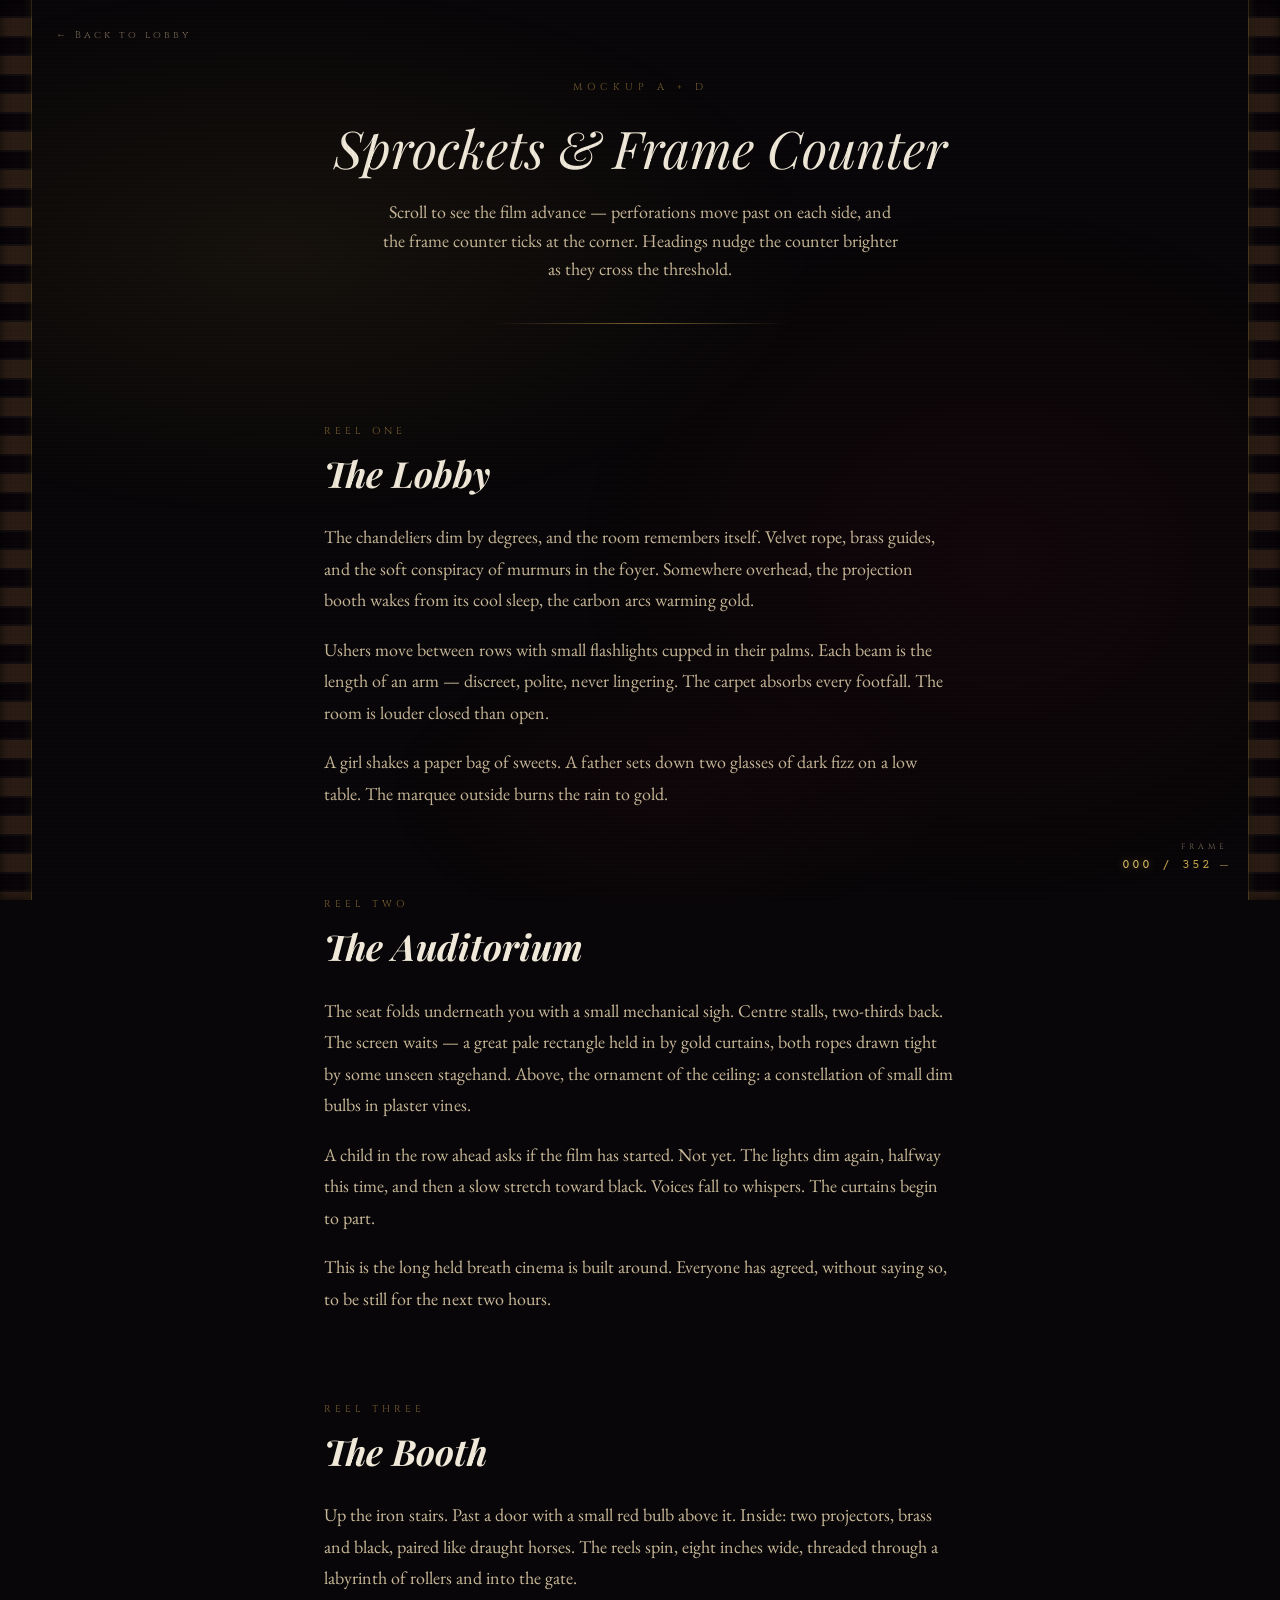
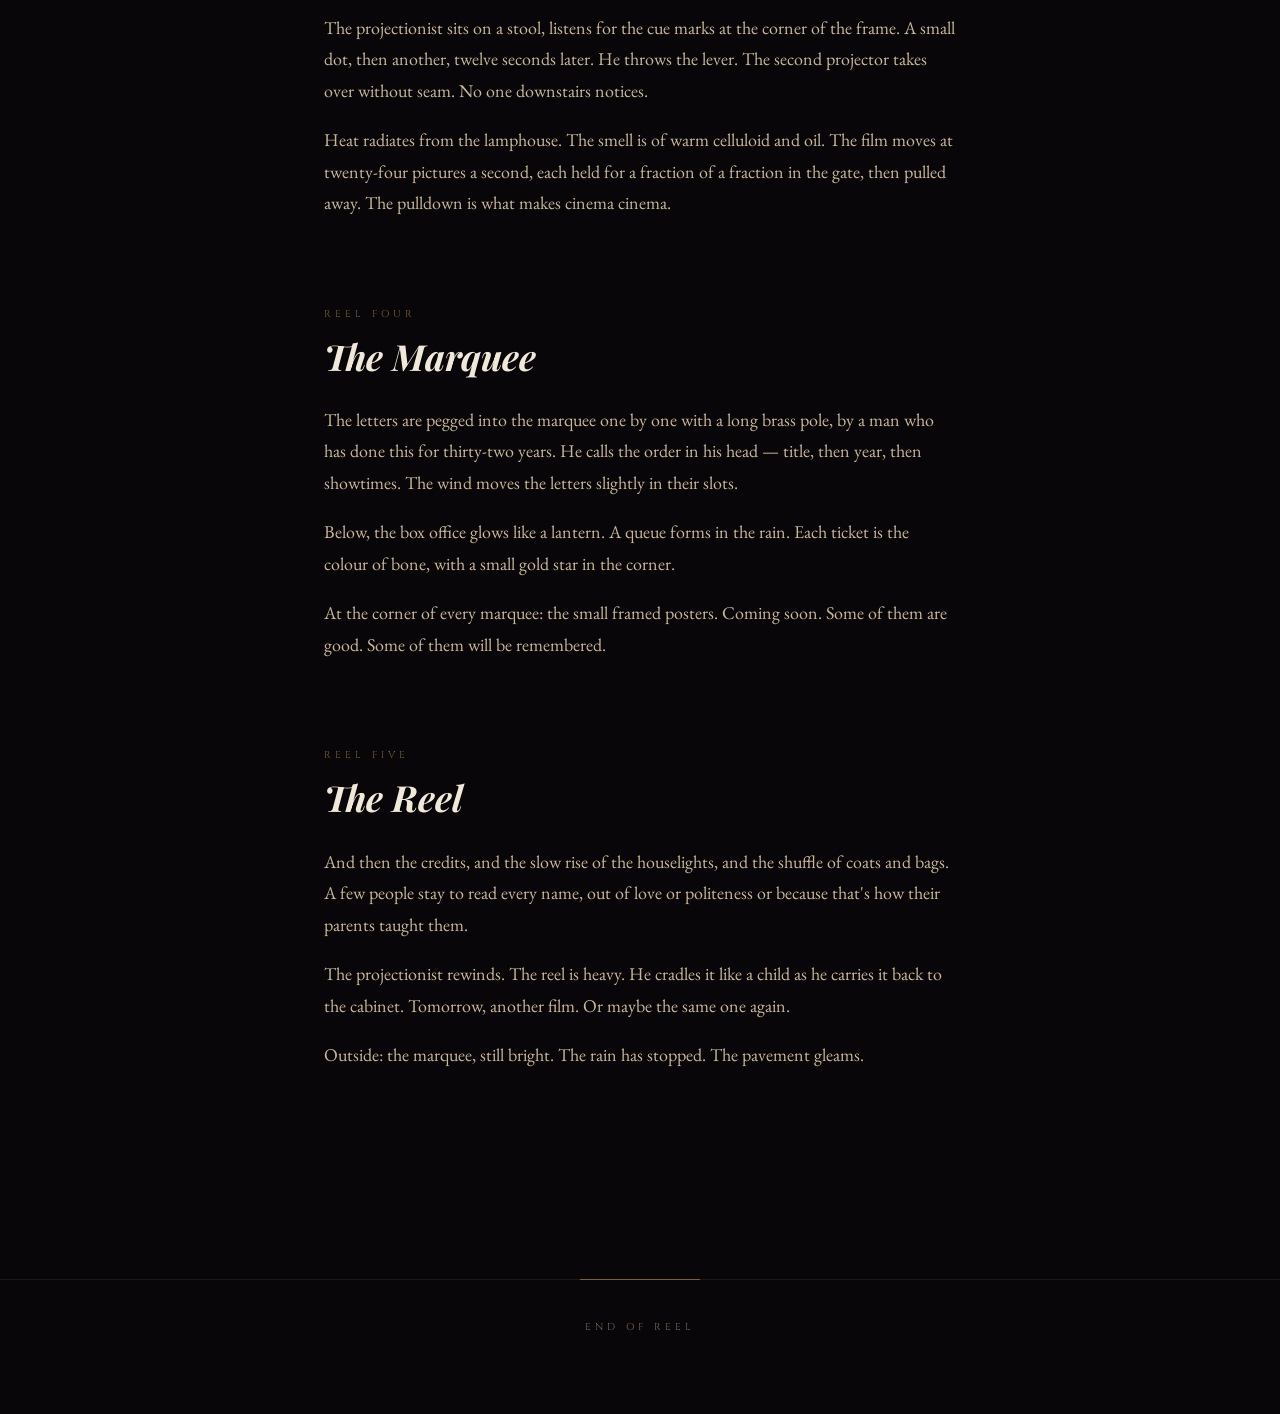
<file: mockup-sprockets-frame.html>
<!DOCTYPE html>
<html lang="en">
<head>
<meta charset="UTF-8">
<meta name="viewport" content="width=device-width, initial-scale=1.0">
<title>Mockup A+D — Sprockets &amp; Frame Counter</title>
<link rel="preconnect" href="https://fonts.googleapis.com">
<link rel="preconnect" href="https://fonts.gstatic.com" crossorigin>
<link href="https://fonts.googleapis.com/css2?family=Playfair+Display:ital,wght@0,400;0,500;1,400&family=EB+Garamond:ital,wght@0,400;1,400&family=Cinzel:wght@400;500&family=Courier+Prime:ital,wght@0,400;0,700&display=swap" rel="stylesheet">
<link rel="stylesheet" href="style.css">

<style>
/* ─── PAGE LAYOUT (mockup-only) ────────────────────── */
main { max-width: 760px; margin: 0 auto; padding: 100px 64px 120px; position: relative; z-index: 2; }
.mock-header { text-align: center; padding: 80px 48px 40px; position: relative; z-index: 2; }
.mock-label { font-family:'Cinzel',serif; font-size: 10px; letter-spacing: 5px; color: var(--gold-dim); text-transform: uppercase; margin-bottom: 24px; }
.mock-title { font-family:'Playfair Display',serif; font-size: clamp(32px, 5vw, 52px); font-style: italic; color: var(--cream); margin-bottom: 20px; line-height: 1.15; }
.mock-sub { font-family:'EB Garamond',serif; font-size: 18px; color: var(--cream-dim); max-width: 520px; margin: 0 auto; line-height: 1.6; }
.mock-back { position: fixed; top: 28px; left: 56px; z-index: 50; font-family:'Cinzel',serif; font-size: 10px; letter-spacing: 3px; color: var(--cream-muted); text-decoration: none; transition: color 0.2s; }
.mock-back:hover { color: var(--gold); }
section { margin-bottom: 88px; }
.section-label { font-family:'Cinzel',serif; font-size: 10px; letter-spacing: 4px; color: var(--gold-dim); text-transform: uppercase; margin-bottom: 14px; }
section h2 { font-family:'Playfair Display',serif; font-size: 36px; font-style: italic; color: var(--cream); margin-bottom: 26px; line-height: 1.2; }
section p { font-family:'EB Garamond',serif; font-size: 18px; line-height: 1.75; color: var(--cream-dim); margin-bottom: 18px; }

/* ─── FILM STRIPS (effect A) ───────────────────────── */
.film-strip {
  position: fixed;
  top: 0; bottom: 0;
  width: 32px;
  z-index: 6;
  pointer-events: none;
  background:
    repeating-linear-gradient(
      to bottom,
      rgba(8, 4, 8, 0.96) 0px,
      rgba(8, 4, 8, 0.96) 16px,
      rgba(28, 18, 22, 0.55) 16px,
      rgba(28, 18, 22, 0.55) 18px,
      rgba(48, 32, 22, 0.85) 18px,
      rgba(48, 32, 22, 0.85) 36px,
      rgba(28, 18, 22, 0.55) 36px,
      rgba(28, 18, 22, 0.55) 38px
    );
  background-size: 100% 38px;
  background-position-y: var(--strip-offset, 0);
  box-shadow: inset 0 0 10px rgba(0,0,0,0.7);
}
.film-strip-l { left: 0; border-right: 1px solid rgba(201,168,76,0.20); }
.film-strip-r { right: 0; border-left: 1px solid rgba(201,168,76,0.20); }

/* faint specular highlight on the inner edge */
.film-strip::after {
  content: '';
  position: absolute; top: 0; bottom: 0;
  width: 8px;
  pointer-events: none;
}
.film-strip-l::after { right: 0; background: linear-gradient(to right, transparent, rgba(201,168,76,0.06)); }
.film-strip-r::after { left: 0;  background: linear-gradient(to left,  transparent, rgba(201,168,76,0.06)); }

@media (max-width: 700px) {
  .film-strip { width: 18px; background-size: 100% 26px; }
  .film-strip { background:
    repeating-linear-gradient(
      to bottom,
      rgba(8, 4, 8, 0.96) 0px,
      rgba(8, 4, 8, 0.96) 11px,
      rgba(28, 18, 22, 0.55) 11px,
      rgba(28, 18, 22, 0.55) 13px,
      rgba(48, 32, 22, 0.85) 13px,
      rgba(48, 32, 22, 0.85) 24px,
      rgba(28, 18, 22, 0.55) 24px,
      rgba(28, 18, 22, 0.55) 26px
    );
    background-position-y: var(--strip-offset, 0);
  }
  main { padding: 100px 36px 100px; }
  .mock-back { left: 28px; }
}

/* ─── FRAME COUNTER (effect D) ────────────────────── */
.frame-counter {
  position: fixed;
  bottom: 28px; right: 52px;
  z-index: 50;
  user-select: none;
  pointer-events: none;
  text-align: right;
}
.fc-label { font-family:'Cinzel',serif; font-size:8px; letter-spacing:4px; color: var(--cream-muted); margin-bottom: 6px; text-transform: uppercase; }
.fc-num   { font-family:'Courier Prime', monospace; color: var(--gold); font-size: 13px; letter-spacing: 2px; }
.fc-current { color: var(--gold-bright); text-shadow: 0 0 8px rgba(232,200,106,0.45); transition: color 0.2s; }
.fc-tick  { display: inline-block; width: 8px; height: 1px; background: var(--gold); margin-left: 8px; vertical-align: middle; opacity: 0.55; transition: box-shadow 0.25s ease, opacity 0.25s ease, transform 0.25s ease; }
.fc-tick.boost { box-shadow: 0 0 10px rgba(232,200,106,0.7), 0 0 18px rgba(232,200,106,0.3); opacity: 1; transform: scaleX(1.6); }

@media (max-width: 700px) {
  .frame-counter { bottom: 16px; right: 24px; }
  .fc-num { font-size: 11px; }
}
</style>
</head>

<body>

<a class="mock-back" href="index.html">&larr; Back to lobby</a>

<div class="film-strip film-strip-l" aria-hidden="true"></div>
<div class="film-strip film-strip-r" aria-hidden="true"></div>

<div class="frame-counter" aria-hidden="true">
  <div class="fc-label">Frame</div>
  <div class="fc-num"><span class="fc-current" id="fcCurrent">000</span> / <span id="fcTotal">000</span><span class="fc-tick" id="fcTick"></span></div>
</div>

<header class="mock-header">
  <div class="mock-label">Mockup A + D</div>
  <div class="mock-title">Sprockets &amp; Frame Counter</div>
  <div class="mock-sub">Scroll to see the film advance — perforations move past on each side, and the frame counter ticks at the corner. Headings nudge the counter brighter as they cross the threshold.</div>
</header>

<main>
  <section>
    <div class="section-label">Reel One</div>
    <h2>The Lobby</h2>
    <p>The chandeliers dim by degrees, and the room remembers itself. Velvet rope, brass guides, and the soft conspiracy of murmurs in the foyer. Somewhere overhead, the projection booth wakes from its cool sleep, the carbon arcs warming gold.</p>
    <p>Ushers move between rows with small flashlights cupped in their palms. Each beam is the length of an arm — discreet, polite, never lingering. The carpet absorbs every footfall. The room is louder closed than open.</p>
    <p>A girl shakes a paper bag of sweets. A father sets down two glasses of dark fizz on a low table. The marquee outside burns the rain to gold.</p>
  </section>

  <section>
    <div class="section-label">Reel Two</div>
    <h2>The Auditorium</h2>
    <p>The seat folds underneath you with a small mechanical sigh. Centre stalls, two-thirds back. The screen waits — a great pale rectangle held in by gold curtains, both ropes drawn tight by some unseen stagehand. Above, the ornament of the ceiling: a constellation of small dim bulbs in plaster vines.</p>
    <p>A child in the row ahead asks if the film has started. Not yet. The lights dim again, halfway this time, and then a slow stretch toward black. Voices fall to whispers. The curtains begin to part.</p>
    <p>This is the long held breath cinema is built around. Everyone has agreed, without saying so, to be still for the next two hours.</p>
  </section>

  <section>
    <div class="section-label">Reel Three</div>
    <h2>The Booth</h2>
    <p>Up the iron stairs. Past a door with a small red bulb above it. Inside: two projectors, brass and black, paired like draught horses. The reels spin, eight inches wide, threaded through a labyrinth of rollers and into the gate.</p>
    <p>The projectionist sits on a stool, listens for the cue marks at the corner of the frame. A small dot, then another, twelve seconds later. He throws the lever. The second projector takes over without seam. No one downstairs notices.</p>
    <p>Heat radiates from the lamphouse. The smell is of warm celluloid and oil. The film moves at twenty-four pictures a second, each held for a fraction of a fraction in the gate, then pulled away. The pulldown is what makes cinema cinema.</p>
  </section>

  <section>
    <div class="section-label">Reel Four</div>
    <h2>The Marquee</h2>
    <p>The letters are pegged into the marquee one by one with a long brass pole, by a man who has done this for thirty-two years. He calls the order in his head — title, then year, then showtimes. The wind moves the letters slightly in their slots.</p>
    <p>Below, the box office glows like a lantern. A queue forms in the rain. Each ticket is the colour of bone, with a small gold star in the corner.</p>
    <p>At the corner of every marquee: the small framed posters. Coming soon. Some of them are good. Some of them will be remembered.</p>
  </section>

  <section>
    <div class="section-label">Reel Five</div>
    <h2>The Reel</h2>
    <p>And then the credits, and the slow rise of the houselights, and the shuffle of coats and bags. A few people stay to read every name, out of love or politeness or because that's how their parents taught them.</p>
    <p>The projectionist rewinds. The reel is heavy. He cradles it like a child as he carries it back to the cabinet. Tomorrow, another film. Or maybe the same one again.</p>
    <p>Outside: the marquee, still bright. The rain has stopped. The pavement gleams.</p>
  </section>
</main>

<footer style="text-align:center; padding: 40px 24px 80px; color: var(--cream-muted); font-family:'Cinzel',serif; font-size: 10px; letter-spacing: 4px;">
  END OF REEL
</footer>

<script>
(function() {
  if (window.matchMedia('(prefers-reduced-motion:reduce)').matches) return;

  const fcCurrent = document.getElementById('fcCurrent');
  const fcTotal   = document.getElementById('fcTotal');
  const fcTick    = document.getElementById('fcTick');
  let lastFrame = -1;
  let rafId = null;

  function update() {
    const y = window.scrollY;
    document.body.style.setProperty('--strip-offset', (-y * 0.5) + 'px');

    const maxS  = document.documentElement.scrollHeight - window.innerHeight;
    const total = Math.max(1, Math.floor(maxS / 6));
    const cur   = Math.min(total, Math.floor(y / 6));
    if (cur !== lastFrame) {
      fcCurrent.textContent = String(cur).padStart(3, '0');
      lastFrame = cur;
    }
    fcTotal.textContent = String(total).padStart(3, '0');
    rafId = null;
  }

  function onScroll() {
    if (rafId == null) rafId = requestAnimationFrame(update);
  }

  window.addEventListener('scroll', onScroll, { passive: true });
  window.addEventListener('resize', onScroll, { passive: true });
  update();

  const obs = new IntersectionObserver((entries) => {
    entries.forEach(e => {
      if (e.isIntersecting) {
        fcTick.classList.add('boost');
        setTimeout(() => fcTick.classList.remove('boost'), 450);
      }
    });
  }, { threshold: 0.4 });
  document.querySelectorAll('section h2').forEach(el => obs.observe(el));
})();
</script>
</body>
</html>
</file>
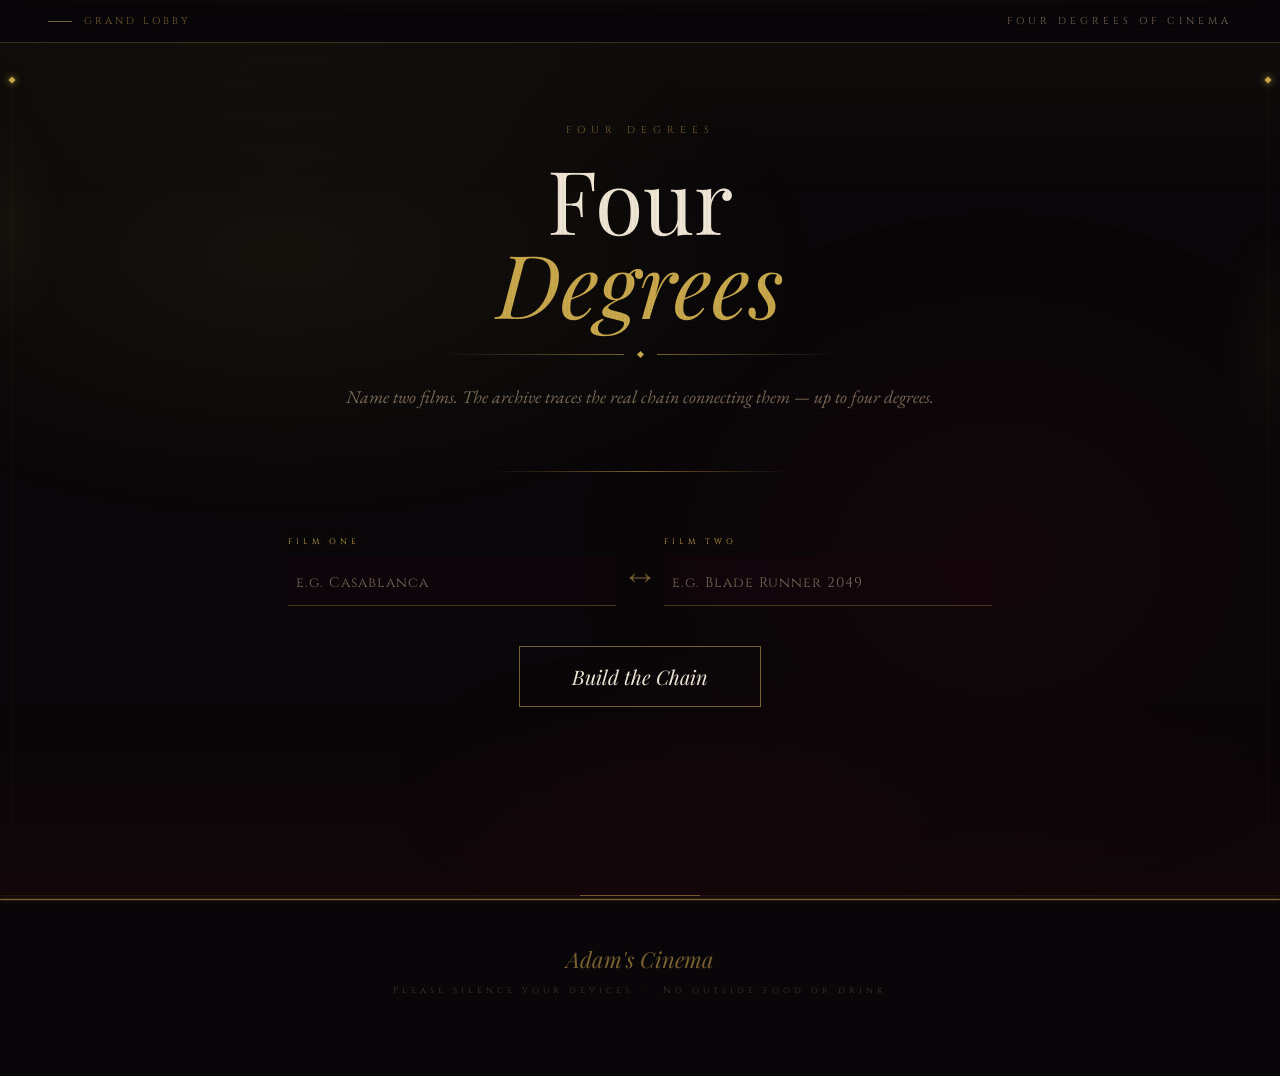
<file: sixdegrees.html>
<!DOCTYPE html>
<html lang="en">
<head>
<meta charset="UTF-8">
<meta name="viewport" content="width=device-width, initial-scale=1.0">
<title>Four Degrees of Cinema — Adam's Cinema</title>
<link rel="preconnect" href="https://fonts.googleapis.com">
<link rel="preconnect" href="https://fonts.gstatic.com" crossorigin>
<link href="https://fonts.googleapis.com/css2?family=Playfair+Display:ital,wght@0,400;0,500;0,700;1,400;1,600&family=EB+Garamond:ital,wght@0,400;0,500;1,400&family=Cinzel:wght@400;500;600&family=Courier+Prime:ital,wght@0,400;0,700;1,400&display=swap" rel="stylesheet">
<link rel="stylesheet" href="style.css">
<style>
.room-label { font-family:'Cinzel',serif; font-size:10px; letter-spacing:6px; color:var(--gold-dim); text-transform:uppercase; margin-bottom:20px; opacity:0; animation:fadeUp 0.8s ease forwards 0.2s; }
h1 { opacity:0; animation:fadeUp 0.8s ease forwards 0.4s; }
.header-ornament { opacity:0; animation:fadeUp 0.8s ease forwards 0.6s; }
.header-sub { opacity:0; animation:fadeUp 0.8s ease forwards 0.8s; }
@keyframes fadeUp { from{opacity:0;transform:translateY(20px)} to{opacity:1;transform:translateY(0)} }
main { max-width:800px; margin:0 auto; padding:64px 48px 140px; position:relative; z-index:2; }
/* ── Input stage ─────────────────────────────────────────────────── */
.input-stage { opacity:0; animation:fadeUp 0.7s ease forwards 1s; }
.film-inputs { display:grid; grid-template-columns:1fr 48px 1fr; align-items:end; gap:0; margin-bottom:40px; }
.film-input-group { display:flex; flex-direction:column; gap:8px; }
.film-input-label { font-family:'Cinzel',serif; font-size:8px; letter-spacing:4px; color:var(--gold); text-transform:uppercase; text-shadow:0 0 10px rgba(201,168,76,0.4); }
.film-input { font-family:'EB Garamond',Georgia,serif; font-style:italic; font-size:20px; color:var(--cream); background:rgba(26,8,16,0.35); border:none; border-bottom:1px solid rgba(201,168,76,0.3); padding:12px 8px; outline:none; width:100%; transition:border-color 0.3s; backdrop-filter:blur(8px); }
.film-input:focus { border-bottom-color:var(--gold); }
.film-input::placeholder { color:var(--cream-muted); font-style:normal; font-size:14px; font-family:'Cinzel',serif; letter-spacing:1px; }
.input-connector { display:flex; align-items:flex-end; justify-content:center; padding-bottom:14px; font-family:'EB Garamond',serif; font-size:24px; color:var(--gold-dim); }
.submit-wrap { text-align:center; margin-bottom:48px; }
.submit-btn { font-family:'Playfair Display',serif; font-style:italic; font-size:20px; color:var(--cream); background:none; border:1px solid var(--gold-dim); padding:16px 52px; cursor:pointer; transition:all 0.35s; position:relative; }
.submit-btn::before { content:''; position:absolute; inset:0; background:linear-gradient(135deg,rgba(201,168,76,0.06),rgba(107,15,26,0.1)); opacity:0; transition:opacity 0.35s; }
.submit-btn:hover:not(:disabled) { border-color:var(--gold); box-shadow:0 0 28px rgba(201,168,76,0.14); }
.submit-btn:hover:not(:disabled)::before { opacity:1; }
.submit-btn:disabled { opacity:0.4; cursor:not-allowed; }
/* ── Loading ──────────────────────────────────────────────────────── */
.loading-state { text-align:center; padding:60px 20px; font-family:'Cinzel',serif; font-size:9px; letter-spacing:5px; color:var(--gold-dim); text-transform:uppercase; animation:pulse 1.5s ease-in-out infinite; display:none; }
@keyframes pulse { 0%,100%{opacity:0.4} 50%{opacity:1} }
/* ── Chain ───────────────────────────────────────────────────────── */
#chainStage { display:none; }
.chain { display:flex; flex-direction:column; align-items:stretch; gap:0; }
.chain-node { display:flex; gap:24px; align-items:center; background:rgba(26,8,16,0.28); backdrop-filter:blur(14px) saturate(1.1); -webkit-backdrop-filter:blur(14px) saturate(1.1); border:1px solid rgba(201,168,76,0.16); padding:24px 28px; opacity:0; animation:fadeUp 0.5s ease forwards; box-shadow:inset 0 1px 0 rgba(255,255,255,0.04); transition:border-color 0.3s,box-shadow 0.3s; }
.chain-node:hover { border-color:rgba(201,168,76,0.35); box-shadow:inset 0 1px 0 rgba(255,255,255,0.06),0 0 24px rgba(201,168,76,0.12); }
.chain-node.endpoint { border-color:rgba(201,168,76,0.28); background:rgba(42,16,24,0.32); }
.cn-poster-wrap { width:68px; flex-shrink:0; }
.cn-poster { width:68px; height:102px; object-fit:cover; display:block; filter:saturate(0.75) brightness(0.88); border:1px solid rgba(201,168,76,0.15); transition:filter 0.3s; }
.chain-node:hover .cn-poster { filter:saturate(0.95) brightness(0.98); }
.cn-no-poster { width:68px; height:102px; background:rgba(26,8,16,0.6); border:1px solid rgba(201,168,76,0.1); display:flex; align-items:center; justify-content:center; color:rgba(201,168,76,0.15); font-size:22px; }
.cn-step { font-family:'Cinzel',serif; font-size:7px; letter-spacing:3px; color:var(--gold); text-transform:uppercase; margin-bottom:6px; text-shadow:0 0 8px rgba(201,168,76,0.4); }
.cn-title { font-family:'Playfair Display',serif; font-style:italic; font-size:22px; color:var(--cream); line-height:1.15; margin-bottom:5px; }
.cn-year { font-family:'Cinzel',serif; font-size:8.5px; letter-spacing:3px; color:var(--gold-dim); text-transform:uppercase; }
.chain-link { display:flex; flex-direction:column; align-items:center; padding:6px 0; opacity:0; animation:fadeUp 0.5s ease forwards; }
.cl-line { width:1px; height:18px; background:linear-gradient(180deg,rgba(201,168,76,0.35),rgba(201,168,76,0.6)); transform:scaleY(0); transform-origin:top center; animation:lineGrow 0.28s ease-out forwards var(--link-delay, 0s); }
@keyframes lineGrow {
  from { transform: scaleY(0); }
  to   { transform: scaleY(1); }
}
.cl-dot { width:5px; height:5px; border-radius:50%; background:var(--gold-dim); margin:2px 0; box-shadow:0 0 6px rgba(201,168,76,0.4); }
.cl-text { font-family:'EB Garamond',Georgia,serif; font-style:italic; font-size:16px; color:var(--cream-muted); text-align:center; padding:6px 48px; line-height:1.55; }
.cl-name { font-family:'Playfair Display',serif; font-size:14px; color:var(--cream-dim); letter-spacing:0.5px; margin-bottom:10px; opacity:0.85; }
.chain-history-mark { display:flex; align-items:center; justify-content:center; gap:14px; margin-bottom:20px; padding:14px 24px; background:rgba(15,5,8,0.45); border-left:1px solid rgba(201,168,76,0.35); border-right:1px solid rgba(201,168,76,0.35); font-family:'EB Garamond',serif; font-style:italic; font-size:13px; color:rgba(232,200,106,0.78); letter-spacing:0.3px; }
.chm-mark { color:var(--gold); font-size:14px; text-shadow:0 0 10px rgba(201,168,76,0.5); }
.cl-person-row { display:flex; align-items:center; gap:22px; max-width:640px; padding:6px 24px; }
.cl-portrait-wrap { width:78px; height:78px; flex-shrink:0; position:relative; }
.cl-portrait { width:78px; height:78px; border-radius:50%; object-fit:cover; object-position:50% 22%; display:block; border:1.5px solid rgba(201,168,76,0.35); box-shadow:0 0 0 1px rgba(15,5,8,0.7), 0 0 14px rgba(201,168,76,0.22), 0 0 28px rgba(201,168,76,0.08); filter:saturate(0.85) brightness(0.95); transition:filter 0.3s, box-shadow 0.3s, border-color 0.3s; }
.chain-link:hover .cl-portrait { filter:saturate(1) brightness(1); border-color:rgba(201,168,76,0.55); box-shadow:0 0 0 1px rgba(15,5,8,0.7), 0 0 18px rgba(201,168,76,0.4), 0 0 36px rgba(201,168,76,0.16); }
.cl-portrait-fallback { width:78px; height:78px; border-radius:50%; background:linear-gradient(135deg,rgba(42,16,24,0.92),rgba(15,5,8,0.96)); border:1.5px solid rgba(201,168,76,0.32); display:flex; align-items:center; justify-content:center; font-family:'Cinzel',serif; font-size:18px; letter-spacing:2px; color:var(--gold); text-shadow:0 0 10px rgba(201,168,76,0.4); box-shadow:0 0 12px rgba(201,168,76,0.16); }
.cl-person-row .cl-text { text-align:left; padding:0; flex:1; }
@media (max-width: 640px) {
  .cl-person-row { flex-direction:column; gap:14px; padding:6px 16px; }
  .cl-person-row .cl-text { text-align:center; }
}
/* ── Role badge ──────────────────────────────────────────────────── */
.cl-role { font-family:'Cinzel',serif; font-size:7px; letter-spacing:3px; text-transform:uppercase; margin-bottom:4px; opacity:0.9; }
.cl-role.role-director   { color:var(--gold); text-shadow:0 0 10px rgba(201,168,76,0.4); }
.cl-role.role-actor      { color:var(--cream-muted); }
.cl-role.role-screenplay { color:rgba(201,168,76,0.6); }
.cl-role.role-dp         { color:rgba(201,168,76,0.6); }
.cl-role.role-producer   { color:rgba(201,168,76,0.6); }
/* ── Try again ───────────────────────────────────────────────────── */
#tryAgainWrap { display:none; text-align:center; margin-top:48px; }
.try-again-btn { font-family:'Cinzel',serif; font-size:9px; letter-spacing:4px; color:var(--gold-dim); text-transform:uppercase; border:1px solid rgba(201,168,76,0.2); padding:12px 32px; background:none; cursor:pointer; transition:all 0.3s; display:inline-flex; align-items:center; gap:12px; }
.try-again-btn:hover { color:var(--gold); border-color:rgba(201,168,76,0.4); box-shadow:0 0 20px rgba(201,168,76,0.1); }
.try-line { width:18px; height:1px; background:currentColor; transition:width 0.3s; }
.try-again-btn:hover .try-line { width:28px; }
.error-msg { text-align:center; font-family:'Cinzel',serif; font-size:9px; letter-spacing:3px; color:var(--crimson-bright); text-transform:uppercase; padding:32px 0; display:none; }
/* ── Skeleton chain (matches chain-node + chain-link geometry) ──────── */
#chainSkeleton { display:none; flex-direction:column; gap:0; --skel-poster-w:68px; --skel-poster-h:102px; --skel-circle-d:78px; }
#chainSkeleton .skel-chain-node { display:flex; gap:24px; align-items:center; padding:24px 28px; border:1px solid rgba(201,168,76,0.12); background:rgba(26,8,16,0.18); }
#chainSkeleton .skel-poster { border:1px solid rgba(201,168,76,0.12); }
#chainSkeleton .skel-chain-body { flex:1; min-width:0; }
#chainSkeleton .skel-chain-link { display:flex; flex-direction:column; align-items:center; gap:14px; padding:18px 0; }
#chainSkeleton .skel-chain-link .skel-line { height:1px; width:1px; min-height:18px; background:rgba(201,168,76,0.2); }
#chainSkeleton .skel-chain-link .skel-line::after { display:none; }
#chainSkeleton .skel-person-row { display:flex; align-items:center; gap:22px; max-width:640px; padding:6px 24px; }
#chainSkeleton .skel-person-text { flex:1; min-width:0; }
@media (max-width:640px) {
  #chainSkeleton .skel-person-row { flex-direction:column; gap:14px; padding:6px 16px; }
}
footer { border-top:1px solid rgba(201,168,76,0.08); }
@media(max-width:640px) {
  main { padding:48px 24px 100px; }
  .film-inputs { grid-template-columns:1fr; gap:24px; }
  .input-connector { display:none; }
  .cl-text { padding:6px 16px; font-size:15px; }
  .cn-title { font-size:18px; }
}
</style>
</head>
<body>

<div class="ceiling"></div>
<div class="ceiling-glow"></div>
<div class="floor"></div>
<div class="floor-glow"></div>

<nav class="nav">
  <a class="nav-back" href="index.html">
    <div class="nav-back-line"></div>
    Grand Lobby
  </a>
  <span class="nav-title">Four Degrees of Cinema</span>
</nav>

<header>
  <div class="room-label">Four Degrees</div>
  <h1>Four <em>Degrees</em></h1>
  <div class="header-ornament">
    <div class="orn-line"></div>
    <div class="orn-diamond"></div>
    <div class="orn-line r"></div>
  </div>
  <p class="header-sub">Name two films. The archive traces the real chain connecting them — up to four degrees.</p>
</header>

<main>

  <div class="input-stage" id="inputStage">
    <div class="film-inputs">
      <div class="film-input-group">
        <div class="film-input-label">Film One</div>
        <input type="text" id="filmA" class="film-input" placeholder="e.g. Casablanca" autocomplete="off" spellcheck="false">
      </div>
      <div class="input-connector">↔</div>
      <div class="film-input-group">
        <div class="film-input-label">Film Two</div>
        <input type="text" id="filmB" class="film-input" placeholder="e.g. Blade Runner 2049" autocomplete="off" spellcheck="false">
      </div>
    </div>
    <div class="submit-wrap">
      <button class="submit-btn" id="submitBtn">Build the Chain</button>
    </div>
  </div>

  <div class="loading-state" id="loadingState" role="status" aria-live="polite" aria-atomic="true">Tracing the connection through the archives...</div>
  <div class="error-msg" id="errorMsg"></div>

  <div id="chainSkeleton" aria-hidden="true">
    <div class="skel-chain-node">
      <div class="skel-poster"></div>
      <div class="skel-chain-body">
        <div class="skel-line short"></div>
        <div class="skel-line long" style="height:22px;margin-top:8px;"></div>
        <div class="skel-line short"></div>
      </div>
    </div>
    <div class="skel-chain-link">
      <div class="skel-line"></div>
      <div class="skel-person-row">
        <div class="skel-circle"></div>
        <div class="skel-person-text">
          <div class="skel-line long"></div>
          <div class="skel-line medium"></div>
        </div>
      </div>
      <div class="skel-line"></div>
    </div>
    <div class="skel-chain-node">
      <div class="skel-poster"></div>
      <div class="skel-chain-body">
        <div class="skel-line short"></div>
        <div class="skel-line long" style="height:22px;margin-top:8px;"></div>
        <div class="skel-line short"></div>
      </div>
    </div>
    <div class="skel-chain-link">
      <div class="skel-line"></div>
      <div class="skel-person-row">
        <div class="skel-circle"></div>
        <div class="skel-person-text">
          <div class="skel-line long"></div>
          <div class="skel-line medium"></div>
        </div>
      </div>
      <div class="skel-line"></div>
    </div>
    <div class="skel-chain-node">
      <div class="skel-poster"></div>
      <div class="skel-chain-body">
        <div class="skel-line short"></div>
        <div class="skel-line long" style="height:22px;margin-top:8px;"></div>
        <div class="skel-line short"></div>
      </div>
    </div>
  </div>

  <div id="chainStage">
    <div class="chain" id="chain"></div>
  </div>

  <div id="tryAgainWrap">
    <button class="try-again-btn" id="tryAgainBtn">
      <div class="try-line"></div>
      Try Two More Films
    </button>
  </div>

</main>

<footer>
  <div class="footer-mark">Adam's Cinema</div>
  <div class="footer-sub">Please silence your devices &nbsp;·&nbsp; No outside food or drink</div>
</footer>

<script>
  const ORACLE = 'https://oracle-proxy.adamrowe312.workers.dev';
  const TMDB   = 'https://tmdb-proxy.adamrowe312.workers.dev';
  const IMG    = 'https://image.tmdb.org/t/p/w342';
  const PROFILE_IMG = 'https://image.tmdb.org/t/p/w185';

  const ROMAN = ['I','II','III','IV','V','VI','VII'];

  const CAST_TOP_N        = 15;
  const PREFERRED_JOBS    = ['Director','Screenplay','Writer','Director of Photography','Producer','Editor'];
  const POOL_CONCURRENCY  = 8;
  const FETCH_TIMEOUT_MS  = 15000;
  const CLAUDE_TIMEOUT_MS = 25000;
  const MIN_VOTE_COUNT    = 5;

  // Caches store resolved values only; rejections are never memoized (prevents poisoning on transient errors)
  const creditsCache     = new Map();
  const filmographyCache = new Map();

  function esc(s) {
    return String(s || '').replace(/&/g,'&amp;').replace(/</g,'&lt;').replace(/"/g,'&quot;');
  }

  function setStatus(msg) {
    document.getElementById('loadingState').textContent = msg;
  }

  // ── Skeleton delay gate ──────────────────────────────────────────────
  // Show skeleton only if work is still in flight after 300ms; hide on resolve/reject.
  const SKEL_DELAY_MS = 300;
  const chainSkel = (() => {
    const el = document.getElementById('chainSkeleton');
    let timer = null;
    return {
      schedule() {
        if (timer) clearTimeout(timer);
        timer = setTimeout(() => { el.style.display = 'flex'; }, SKEL_DELAY_MS);
      },
      hide() {
        if (timer) { clearTimeout(timer); timer = null; }
        el.style.display = 'none';
      }
    };
  })();

  const sleep = ms => new Promise(r => setTimeout(r, ms));

  async function cachedFetch(cache, key, fetcher) {
    if (cache.has(key)) return cache.get(key);
    const value = await fetcher();
    cache.set(key, value);
    return value;
  }

  function normalizeName(s) {
    return String(s || '')
      .normalize('NFD').replace(/\p{M}/gu, '')
      .toLowerCase()
      .replace(/[^\w\s]/g, '')
      .replace(/\s+/g, ' ')
      .trim();
  }

  // ── TMDB helpers ────────────────────────────────────────────────────

  async function fetchWithRetry(url) {
    let res = await fetch(url, { signal: AbortSignal.timeout(FETCH_TIMEOUT_MS) });
    if (res.status === 429) {
      const raw = parseInt(res.headers.get('Retry-After') || '1', 10);
      const waitS = Math.min(Math.max(isNaN(raw) ? 1 : raw, 1), 5);
      await sleep(waitS * 1000);
      res = await fetch(url, { signal: AbortSignal.timeout(FETCH_TIMEOUT_MS) });
    }
    if (!res.ok) throw new Error(`HTTP ${res.status}`);
    return res.json();
  }

  async function resolveFilm(titleRaw) {
    const yearMatch = titleRaw.match(/\((\d{4})\)/);
    const clean = titleRaw.replace(/\s*\(\d{4}\)/, '').trim();
    const year  = yearMatch ? yearMatch[1] : '';
    const url = `${TMDB}/search/movie?query=${encodeURIComponent(clean)}${year ? `&primary_release_year=${year}` : ''}&include_adult=false`;
    const res = await fetch(url, { signal: AbortSignal.timeout(FETCH_TIMEOUT_MS) });
    if (!res.ok) return null;
    const data = await res.json();
    const results = data.results || [];
    if (!results.length) return null;
    const normalClean = clean.toLowerCase().trim();
    const exact = results.filter(m => m.title && m.title.toLowerCase().trim() === normalClean);
    const pick = (exact.find(m => m.poster_path) || exact[0])
              || results.find(m => m.poster_path)
              || results[0];
    return {
      id: pick.id,
      title: pick.title,
      year: pick.release_date ? pick.release_date.slice(0, 4) : year,
      poster_path: pick.poster_path
    };
  }

  async function fetchCredits(filmId) {
    return cachedFetch(creditsCache, filmId, async () => {
      const data = await fetchWithRetry(`${TMDB}/movie/${filmId}/credits`);
      const cast = (data.cast || [])
        .filter(p => p.order != null && p.order < CAST_TOP_N)
        .map(p => ({ id: p.id, name: p.name, profile_path: p.profile_path, job: 'Actor', role: 'cast', order: p.order }));
      const crew = (data.crew || [])
        .filter(p => PREFERRED_JOBS.includes(p.job))
        .map(p => ({ id: p.id, name: p.name, profile_path: p.profile_path, job: p.job, role: 'crew' }));
      // Dedupe by person id, crew wins so a director-who-cameos reads as Director
      const seen = new Set();
      const people = [];
      for (const p of [...crew, ...cast]) {
        if (!seen.has(p.id)) { seen.add(p.id); people.push(p); }
      }
      return people;
    });
  }

  async function fetchFilmography(personId, excludeFilmIds) {
    const films = await cachedFetch(filmographyCache, personId, async () => {
      const data = await fetchWithRetry(`${TMDB}/person/${personId}/movie_credits`);
      const byId = new Map();
      const keep = (entry, job, role, order) => {
        if (!entry || !entry.id) return;
        if (entry.adult) return;
        if (entry.video) return;
        if (!entry.release_date) return;
        if ((entry.vote_count || 0) < MIN_VOTE_COUNT) return;
        const prev = byId.get(entry.id);
        // Per-person: prefer crew credit over cast when both exist (stronger narration material)
        if (prev && prev.role === 'crew' && role === 'cast') return;
        byId.set(entry.id, {
          id: entry.id,
          title: entry.title,
          year: entry.release_date.slice(0, 4),
          poster_path: entry.poster_path,
          vote_count: entry.vote_count || 0,
          popularity: entry.popularity || 0,
          job,
          role,
          order
        });
      };
      for (const c of (data.cast || [])) keep(c, 'Actor', 'cast', c.order);
      for (const c of (data.crew || [])) if (PREFERRED_JOBS.includes(c.job)) keep(c, c.job, 'crew', null);
      return Array.from(byId.values());
    });
    return films.filter(f => !excludeFilmIds.has(f.id));
  }

  // ── Concurrency pool: worker-loop; Promise.allSettled semantics ──────

  async function promisePool(tasks, concurrency = POOL_CONCURRENCY) {
    const results = new Array(tasks.length);
    let next = 0;
    const worker = async () => {
      while (true) {
        const i = next++;
        if (i >= tasks.length) return;
        try {
          results[i] = { status: 'fulfilled', value: await tasks[i]() };
        } catch (reason) {
          results[i] = { status: 'rejected', reason };
        }
      }
    };
    const n = Math.min(concurrency, tasks.length);
    await Promise.all(Array.from({ length: n }, worker));
    return results;
  }

  // ── Path scoring ─────────────────────────────────────────────────────

  function roleWeight(job, order) {
    if (job === 'Director') return 100;
    if (job === 'Screenplay' || job === 'Writer') return 70;
    if (job === 'Producer') return 50;
    if (job === 'Director of Photography') return 45;
    if (job === 'Editor') return 40;
    if (job === 'Actor') return (order != null && order <= 2) ? 80 : 30;
    return 20;
  }

  function scoreCandidate(personA, personB, film) {
    const filmScore = (film.vote_count || 0) * Math.sqrt(film.popularity || 0) / 100;
    return roleWeight(personA.job, personA.order) + roleWeight(personB.job, personB.order) + filmScore;
  }

  // ── 1-hop direct intersection ────────────────────────────────────────

  function directIntersection(creditsA, creditsB) {
    const idsB = new Set(creditsB.map(p => p.id));
    let best = null, bestScore = -1;
    for (const pA of creditsA) {
      if (!idsB.has(pA.id)) continue;
      const s = roleWeight(pA.job, pA.order);
      if (s > bestScore) { bestScore = s; best = pA; }
    }
    return best;
  }

  // ── 2-hop two-sided BFS ──────────────────────────────────────────────

  async function twoSidedBFS(creditsA, creditsB, filmIdA, filmIdB) {
    const excludeSet = new Set([filmIdA, filmIdB]);
    const meta = [
      ...creditsA.map(p => ({ side: 'A', person: p })),
      ...creditsB.map(p => ({ side: 'B', person: p }))
    ];
    const tasks = meta.map(m => () => fetchFilmography(m.person.id, excludeSet));
    const results = await promisePool(tasks, POOL_CONCURRENCY);

    // filmId -> [{ person, film }, ...] for each side
    const reachA = new Map();
    const reachB = new Map();
    results.forEach((r, i) => {
      if (r.status !== 'fulfilled') return;
      const { side, person } = meta[i];
      const bucket = side === 'A' ? reachA : reachB;
      for (const film of r.value) {
        if (!bucket.has(film.id)) bucket.set(film.id, []);
        bucket.get(film.id).push({ person, film });
      }
    });

    let best = null, bestScore = -1;
    for (const [filmId, entriesA] of reachA) {
      const entriesB = reachB.get(filmId);
      if (!entriesB) continue;
      for (const eA of entriesA) {
        for (const eB of entriesB) {
          // Same person connecting would be a 1-hop case, already handled upstream
          if (eA.person.id === eB.person.id) continue;
          const s = scoreCandidate(eA.person, eB.person, eA.film);
          if (s > bestScore) {
            bestScore = s;
            best = { intermFilm: eA.film, personA: eA.person, personB: eB.person };
          }
        }
      }
    }
    return best;
  }

  // ── 3-hop Claude fallback (propose + verify) ─────────────────────────

  async function claudePropose3Hop(filmA, filmB, hint) {
    const retryNote = hint ? `\nA previous attempt failed: ${hint}. Try different real people or films.` : '';
    const prompt = `You are connecting two films via real shared collaborators verifiable through TMDB. A direct 1-hop match and a 2-hop BFS through TMDB filmographies have both failed, so propose a 3-hop path (two intermediate films, three connecting people).

Film A: "${filmA.title}" (${filmA.year})
Film B: "${filmB.title}" (${filmB.year})
${retryNote}

Names must match TMDB credits exactly (no nicknames, no initials, full credited name).
Respond in EXACTLY this format — no other text:

PATH:
PERSON1: [exact full name as credited in TMDB]
ROLE1: [role in Film A: Actor|Director|Screenplay|Writer|Producer|Director of Photography|Editor]
INTERM1: [first intermediate film title]
PERSON2: [second person's exact full name]
ROLE2: [person2's role in INTERM1]
INTERM2: [second intermediate film title]
PERSON3: [third person's exact full name]
ROLE3: [person3's role in Film B]`;

    const controller = new AbortController();
    const timer = setTimeout(() => controller.abort(), CLAUDE_TIMEOUT_MS);
    try {
      const res = await fetch(ORACLE, {
        signal: controller.signal,
        method: 'POST',
        headers: { 'Content-Type': 'application/json' },
        body: JSON.stringify({
          model: 'claude-sonnet-4-20250514',
          max_tokens: 250,
          messages: [{ role: 'user', content: prompt }]
        })
      });
      if (!res.ok) throw new Error('oracle');
      const data = await res.json();
      return data.content[0].text;
    } finally {
      clearTimeout(timer);
    }
  }

  function parse3HopSuggestion(text) {
    const section = text.match(/PATH:([\s\S]*)/);
    if (!section) return null;
    const lines = section[1].split('\n').map(l => l.trim()).filter(Boolean);
    const get = (k) => {
      const l = lines.find(x => x.startsWith(k + ':'));
      return l ? l.slice(k.length + 1).trim() : null;
    };
    const s = {
      person1: get('PERSON1'), role1: get('ROLE1'),
      interm1: get('INTERM1'),
      person2: get('PERSON2'), role2: get('ROLE2'),
      interm2: get('INTERM2'),
      person3: get('PERSON3'), role3: get('ROLE3')
    };
    if (!s.person1 || !s.interm1 || !s.person2 || !s.interm2 || !s.person3) return null;
    return s;
  }

  function findPersonExact(credits, name) {
    const target = normalizeName(name);
    if (!target) return null;
    return credits.find(p => normalizeName(p.name) === target) || null;
  }

  async function verify3Hop(s, filmA, filmB, creditsA, creditsB) {
    const pAfilmA = findPersonExact(creditsA, s.person1);
    if (!pAfilmA) return { verified: false, reason: `"${s.person1}" not found in credits of "${filmA.title}"` };

    let interm1 = null, interm2 = null;
    try { interm1 = await resolveFilm(s.interm1); } catch(_) {}
    try { interm2 = await resolveFilm(s.interm2); } catch(_) {}
    if (!interm1) return { verified: false, reason: `Film "${s.interm1}" not found in TMDB` };
    if (!interm2) return { verified: false, reason: `Film "${s.interm2}" not found in TMDB` };
    if (interm1.id === filmA.id || interm1.id === filmB.id) {
      return { verified: false, reason: `Intermediate film "${s.interm1}" is one of the endpoints` };
    }
    if (interm2.id === filmA.id || interm2.id === filmB.id || interm2.id === interm1.id) {
      return { verified: false, reason: `Intermediate film "${s.interm2}" is not distinct` };
    }

    let cInterm1, cInterm2;
    try {
      [cInterm1, cInterm2] = await Promise.all([fetchCredits(interm1.id), fetchCredits(interm2.id)]);
    } catch(_) {
      return { verified: false, reason: 'Could not fetch credits for intermediate films' };
    }

    const p1inInterm1 = findPersonExact(cInterm1, s.person1);
    if (!p1inInterm1) return { verified: false, reason: `"${s.person1}" not found in "${interm1.title}"` };

    const p2inInterm1 = findPersonExact(cInterm1, s.person2);
    const p2inInterm2 = findPersonExact(cInterm2, s.person2);
    if (!p2inInterm1 || !p2inInterm2) {
      return { verified: false, reason: `"${s.person2}" not found bridging "${interm1.title}" and "${interm2.title}"` };
    }

    const p3inInterm2 = findPersonExact(cInterm2, s.person3);
    const p3inB       = findPersonExact(creditsB, s.person3);
    if (!p3inInterm2 || !p3inB) {
      return { verified: false, reason: `"${s.person3}" not found connecting "${interm2.title}" to "${filmB.title}"` };
    }

    const personNode = (match, roleHint) => {
      const job = PREFERRED_JOBS.includes(roleHint) ? roleHint : (roleHint === 'Actor' ? 'Actor' : match.job);
      return {
        type: 'person',
        id: match.id,
        name: match.name,
        profile_path: match.profile_path,
        job,
        role: PREFERRED_JOBS.includes(job) ? 'crew' : 'cast'
      };
    };

    return {
      verified: true,
      path: [
        { type: 'film', ...filmA },
        personNode(pAfilmA, s.role1),
        { type: 'film', ...interm1 },
        personNode(p2inInterm1, s.role2),
        { type: 'film', ...interm2 },
        personNode(p3inB, s.role3),
        { type: 'film', ...filmB }
      ]
    };
  }

  // ── Claude narration for an already-verified path ────────────────────

  async function narrateVerifiedPath(path) {
    const people = path.filter(n => n.type === 'person');
    const films  = path.filter(n => n.type === 'film');
    if (!people.length) return [];

    const pairs = people.map((p, i) => {
      const fL = films[i], fR = films[i + 1];
      return `${i + 1}. ${p.name} — ${p.job} — linking "${fL.title}" (${fL.year}) and "${fR.title}" (${fR.year})`;
    }).join('\n');

    const format = people.map((_, i) => `${i + 1}. [sentence]`).join('\n');

    const prompt = `You are the Oracle — an elegant cinema historian. A chain of TMDB-verified credits has been assembled between two films. Narrate each link in exactly one short, poised sentence.

Connections (already verified — do not question them):
${pairs}

Output EXACTLY ${people.length} numbered sentence${people.length > 1 ? 's' : ''}, one per connection. Each sentence must mention the person's role and both film titles they link. Elegant, concise, one line each. No preamble, no closing. Format:
${format}`;

    const controller = new AbortController();
    const timer = setTimeout(() => controller.abort(), CLAUDE_TIMEOUT_MS);
    try {
      const res = await fetch(ORACLE, {
        signal: controller.signal,
        method: 'POST',
        headers: { 'Content-Type': 'application/json' },
        body: JSON.stringify({
          model: 'claude-sonnet-4-20250514',
          max_tokens: 180,
          messages: [{ role: 'user', content: prompt }]
        })
      });
      if (!res.ok) throw new Error('oracle');
      const data = await res.json();
      const text = data.content[0].text;
      const lines = text.trim().split('\n')
        .map(l => l.replace(/^\s*\d+[\.\)]\s*/, '').trim())
        .filter(Boolean);
      if (lines.length >= people.length) return lines.slice(0, people.length);
      return people.map((p, i) => lines[i] || fallbackNarration(p, films[i], films[i + 1]));
    } catch(_) {
      return people.map((p, i) => fallbackNarration(p, films[i], films[i + 1]));
    } finally {
      clearTimeout(timer);
    }
  }

  function fallbackNarration(person, filmLeft, filmRight) {
    const article = 'aeiou'.includes(person.job[0].toLowerCase()) ? 'an' : 'a';
    return `${person.name} served as ${article} ${person.job} on both ${filmLeft.title} and ${filmRight.title}, linking them through shared craft.`;
  }

  // ── Claude deep fallback — used when strict 3-hop verify cannot validate ─

  async function claudeDeepFallback(filmA, filmB) {
    const prompt = `The strict TMDB graph search has failed to find a connection between two films within 3 hops. Use your knowledge of cinema to trace a real connection through 3 to 5 shared collaborators (actors, directors, writers, producers, cinematographers, editors).

Film A: "${filmA.title}" (${filmA.year})
Film B: "${filmB.title}" (${filmB.year})

Use real, credited collaborations between professionals who actually worked together. Use exact credited names — no nicknames, no initials.

Respond ONLY with valid JSON. No markdown fences, no preamble:
{
  "films": [
    { "title": "Film A Title", "year": ${filmA.year || 0} },
    { "title": "Intermediate Film", "year": 0 },
    { "title": "Film B Title", "year": ${filmB.year || 0} }
  ],
  "people": [
    { "name": "Person Name", "role": "Director|Actor|Screenplay|Writer|Producer|Director of Photography|Editor", "narration": "One sentence, 14-22 words, evocative present-tense prose linking this person across the two adjacent films, in the voice of an elegant cinema oracle." }
  ]
}

Rules:
- films[0] is Film A, films[last] is Film B
- people.length must equal films.length - 1
- Each people[i] worked on BOTH films[i] AND films[i+1]
- Aim for 3 person-hops; use up to 5 only if necessary`;

    const controller = new AbortController();
    const timer = setTimeout(() => controller.abort(), CLAUDE_TIMEOUT_MS);
    try {
      const res = await fetch(ORACLE, {
        signal: controller.signal,
        method: 'POST',
        headers: { 'Content-Type': 'application/json' },
        body: JSON.stringify({
          model: 'claude-sonnet-4-20250514',
          max_tokens: 900,
          messages: [{ role: 'user', content: prompt }]
        })
      });
      if (!res.ok) return null;
      const data = await res.json();
      const text = (data.content || []).map(c => c.text || '').join('');
      const match = text.match(/\{[\s\S]*\}/);
      if (!match) return null;
      const parsed = JSON.parse(match[0]);
      if (!parsed || !Array.isArray(parsed.films) || !Array.isArray(parsed.people)) return null;
      if (parsed.films.length < 2 || parsed.people.length !== parsed.films.length - 1) return null;
      return parsed;
    } catch(_) {
      return null;
    } finally {
      clearTimeout(timer);
    }
  }

  // Best-effort TMDB enrichment for posters and headshots — failures are non-fatal
  async function enrichDeepFallback(deep, filmA, filmB) {
    const films = deep.films.map(f => ({ title: f.title, year: f.year, id: null, poster_path: null }));
    films[0] = { title: filmA.title, year: filmA.year, id: filmA.id, poster_path: filmA.poster_path };
    films[films.length - 1] = { title: filmB.title, year: filmB.year, id: filmB.id, poster_path: filmB.poster_path };

    const filmTasks = [];
    for (let i = 1; i < films.length - 1; i++) {
      const f = films[i];
      filmTasks.push((async () => {
        const real = await resolveFilm(`${f.title}${f.year ? ' (' + f.year + ')' : ''}`).catch(() => null);
        if (real) films[i] = { title: real.title, year: real.year, id: real.id, poster_path: real.poster_path };
      })());
    }

    const people = deep.people.map(p => ({ name: p.name, role: p.role, narration: p.narration, id: null, profile_path: null }));
    const personTasks = people.map((p, idx) => (async () => {
      try {
        const url = `${TMDB}/search/person?query=${encodeURIComponent(p.name)}&include_adult=false`;
        const res = await fetch(url, { signal: AbortSignal.timeout(FETCH_TIMEOUT_MS) });
        if (!res.ok) return;
        const data = await res.json();
        const hit = (data.results || []).find(r => r.profile_path) || (data.results || [])[0];
        if (hit) { people[idx].id = hit.id; people[idx].profile_path = hit.profile_path; }
      } catch(_) {}
    })());

    await Promise.allSettled([...filmTasks, ...personTasks]);
    return { films, people };
  }

  function buildDeepPath(enriched) {
    const path = [];
    for (let i = 0; i < enriched.films.length; i++) {
      const f = enriched.films[i];
      path.push({ type: 'film', id: f.id, title: f.title, year: f.year, poster_path: f.poster_path });
      if (i < enriched.people.length) {
        const p = enriched.people[i];
        path.push({
          type: 'person',
          id: p.id,
          name: p.name,
          profile_path: p.profile_path,
          job: p.role,
          role: PREFERRED_JOBS.includes(p.role) ? 'crew' : 'cast'
        });
      }
    }
    return path;
  }

  // ── Render (preserved from original) ─────────────────────────────────

  function roleClass(job) {
    const j = (job || '').toLowerCase();
    if (j === 'director')                return 'role-director';
    if (j === 'actor')                   return 'role-actor';
    if (j === 'screenplay' || j === 'writer') return 'role-screenplay';
    if (j === 'director of photography') return 'role-dp';
    if (j === 'producer' || j === 'editor')   return 'role-producer';
    return 'role-actor';
  }

  function buildFilmNodeHTML(node, filmIndex, totalFilms, animIndex) {
    const isEndpoint = filmIndex === 0 || filmIndex === totalFilms - 1;
    const poster = node.poster_path
      ? `<img class="cn-poster" src="${IMG}${node.poster_path}" alt="" loading="lazy" onerror="this.parentElement.innerHTML='<div class=cn-no-poster>✦</div>'">`
      : '<div class="cn-no-poster">✦</div>';
    return `
      <div class="chain-node${isEndpoint ? ' endpoint' : ''}" style="animation-delay:${animIndex * 0.18}s">
        <div class="cn-poster-wrap">${poster}</div>
        <div>
          <div class="cn-step">${ROMAN[filmIndex] || filmIndex + 1}</div>
          <div class="cn-title">${esc(node.title)}</div>
          <div class="cn-year">${esc(node.year)}</div>
        </div>
      </div>`;
  }

  function initialsFor(name) {
    const parts = String(name || '').trim().split(/\s+/).filter(Boolean);
    if (!parts.length) return '?';
    const first = (parts[0][0] || '').toUpperCase();
    const last  = parts.length > 1 ? (parts[parts.length - 1][0] || '').toUpperCase() : '';
    return ((first + last).replace(/[^A-Z]/g, '') || '?');
  }

  function buildPersonLinkHTML(node, narration, animIndex) {
    const rc = roleClass(node.job);
    const d = `${animIndex * 0.18 + 0.09}s`;
    const inits = initialsFor(node.name);
    const portrait = node.profile_path
      ? `<img class="cl-portrait" src="${PROFILE_IMG}${node.profile_path}" alt="${esc(node.name)}" loading="lazy" onerror="this.parentElement.innerHTML='<div class=cl-portrait-fallback>${inits}</div>'">`
      : `<div class="cl-portrait-fallback">${inits}</div>`;
    return `
      <div class="chain-link" style="animation-delay:${d}; --link-delay:${d}">
        <div class="cl-line"></div>
        <div class="cl-dot"></div>
        <div class="cl-role ${rc}">${esc(node.job)}</div>
        <div class="cl-name">${esc(node.name)}</div>
        <div class="cl-person-row">
          <div class="cl-portrait-wrap">${portrait}</div>
          <div class="cl-text">${esc(narration || node.name)}</div>
        </div>
        <div class="cl-dot"></div>
        <div class="cl-line"></div>
      </div>`;
  }

  function renderChain(path, narration, opts) {
    document.getElementById('loadingState').style.display = 'none';
    chainSkel.hide();
    const container = document.getElementById('chain');
    container.innerHTML = '';

    if (opts && opts.sourcedFromHistory) {
      container.insertAdjacentHTML('beforeend',
        `<div class="chain-history-mark">
           <span class="chm-mark">⟡</span>
           <span class="chm-text">Traced through cinema history — beyond the strict TMDB graph</span>
         </div>`);
    }

    const filmNodes = path.filter(n => n.type === 'film');
    const totalFilms = filmNodes.length;
    let filmIndex = 0;
    let animIndex = 0;
    let narrationIdx = 0;

    path.forEach((node) => {
      if (node.type === 'film') {
        container.insertAdjacentHTML('beforeend', buildFilmNodeHTML(node, filmIndex, totalFilms, animIndex));
        filmIndex++;
        animIndex++;
      } else if (node.type === 'person') {
        const prose = narration[narrationIdx] || '';
        narrationIdx++;
        container.insertAdjacentHTML('beforeend', buildPersonLinkHTML(node, prose, animIndex));
        animIndex++;
      }
    });

    document.getElementById('chainStage').style.display = 'block';
    document.getElementById('tryAgainWrap').style.display = 'block';
  }

  // ── Path builders ────────────────────────────────────────────────────

  function build1HopPath(filmA, filmB, person) {
    const role = PREFERRED_JOBS.includes(person.job) ? 'crew' : 'cast';
    return [
      { type: 'film', ...filmA },
      { type: 'person', id: person.id, name: person.name, profile_path: person.profile_path, job: person.job, role },
      { type: 'film', ...filmB }
    ];
  }

  function build2HopPath(filmA, filmB, candidate) {
    const pA = candidate.personA, pB = candidate.personB, f = candidate.intermFilm;
    return [
      { type: 'film', ...filmA },
      { type: 'person', id: pA.id, name: pA.name, profile_path: pA.profile_path, job: pA.job,
        role: PREFERRED_JOBS.includes(pA.job) ? 'crew' : 'cast' },
      { type: 'film', id: f.id, title: f.title, year: f.year, poster_path: f.poster_path },
      { type: 'person', id: pB.id, name: pB.name, profile_path: pB.profile_path, job: pB.job,
        role: PREFERRED_JOBS.includes(pB.job) ? 'crew' : 'cast' },
      { type: 'film', ...filmB }
    ];
  }

  // ── Main orchestrator ────────────────────────────────────────────────

  async function buildChain() {
    const filmAInput = document.getElementById('filmA').value.trim();
    const filmBInput = document.getElementById('filmB').value.trim();
    if (!filmAInput || !filmBInput) {
      document.getElementById('filmA').focus();
      return;
    }

    document.getElementById('submitBtn').disabled = true;
    document.getElementById('errorMsg').style.display   = 'none';
    document.getElementById('chainStage').style.display = 'none';
    document.getElementById('tryAgainWrap').style.display = 'none';
    document.getElementById('chain').innerHTML = '';
    document.getElementById('loadingState').style.display = 'block';
    chainSkel.schedule();

    try {
      setStatus('Searching the archives...');
      const [filmA, filmB] = await Promise.all([resolveFilm(filmAInput), resolveFilm(filmBInput)]);
      if (!filmA || !filmB) throw new Error('not-found');
      if (filmA.id === filmB.id) throw new Error('same-film');

      setStatus('Reading the credits...');
      const [creditsA, creditsB] = await Promise.all([fetchCredits(filmA.id), fetchCredits(filmB.id)]);
      if (!creditsA.length || !creditsB.length) throw new Error('no-credits');

      const direct = directIntersection(creditsA, creditsB);
      if (direct) {
        setStatus('Consulting the oracle...');
        const path = build1HopPath(filmA, filmB, direct);
        const narration = await narrateVerifiedPath(path);
        renderChain(path, narration);
        return;
      }

      setStatus('Tracing the connection...');
      const twoHop = await twoSidedBFS(creditsA, creditsB, filmA.id, filmB.id);
      if (twoHop) {
        setStatus('Consulting the oracle...');
        const path = build2HopPath(filmA, filmB, twoHop);
        const narration = await narrateVerifiedPath(path);
        renderChain(path, narration);
        return;
      }

      setStatus('Consulting the oracle...');
      let suggestionText = await claudePropose3Hop(filmA, filmB);
      let suggestion     = parse3HopSuggestion(suggestionText);
      setStatus('Verifying the connection...');
      let result = suggestion ? await verify3Hop(suggestion, filmA, filmB, creditsA, creditsB) : null;

      if (!result || !result.verified) {
        const hint = (result && result.reason) ? result.reason : 'previous suggestion could not be parsed or verified';
        setStatus('Searching deeper...');
        suggestionText = await claudePropose3Hop(filmA, filmB, hint);
        suggestion     = parse3HopSuggestion(suggestionText);
        setStatus('Verifying the connection...');
        result = suggestion ? await verify3Hop(suggestion, filmA, filmB, creditsA, creditsB) : null;
      }

      if (!result || !result.verified) {
        setStatus('Tracing through cinema history...');
        const deep = await claudeDeepFallback(filmA, filmB);
        if (deep) {
          setStatus('Resolving collaborators...');
          const enriched = await enrichDeepFallback(deep, filmA, filmB);
          const path = buildDeepPath(enriched);
          const narration = deep.people.map(p => p.narration || '');
          renderChain(path, narration, { sourcedFromHistory: true });
          return;
        }
        throw new Error('no-path');
      }

      setStatus('Consulting the oracle...');
      const narration = await narrateVerifiedPath(result.path);
      renderChain(result.path, narration);

    } catch(e) {
      document.getElementById('loadingState').style.display = 'none';
      chainSkel.hide();
      document.getElementById('submitBtn').disabled = false;
      const errEl = document.getElementById('errorMsg');
      const msg = e.message === 'not-found'
        ? 'Film not recognised — check the title and try again'
        : e.message === 'same-film'
        ? 'Please enter two different films'
        : e.message === 'no-credits'
        ? 'No credits available for one of the films — try a different title'
        : e.message === 'no-path'
        ? 'No verified connection found — try a different pair of films'
        : 'Something went wrong — please try again';
      errEl.textContent = msg;
      errEl.style.display = 'block';
    }
  }

  function reset() {
    creditsCache.clear();
    filmographyCache.clear();
    document.getElementById('filmA').value = '';
    document.getElementById('filmB').value = '';
    document.getElementById('chain').innerHTML = '';
    document.getElementById('chainStage').style.display = 'none';
    document.getElementById('tryAgainWrap').style.display = 'none';
    document.getElementById('errorMsg').style.display = 'none';
    chainSkel.hide();
    document.getElementById('submitBtn').disabled = false;
    document.getElementById('filmA').focus();
  }

  document.getElementById('submitBtn').addEventListener('click', buildChain);
  document.getElementById('tryAgainBtn').addEventListener('click', reset);
  document.getElementById('filmB').addEventListener('keydown', e => { if (e.key === 'Enter') buildChain(); });
  document.getElementById('filmA').addEventListener('keydown', e => { if (e.key === 'Enter') document.getElementById('filmB').focus(); });
</script>

<script>
(function(){
  if(window.innerWidth<900)return;
  if(window.matchMedia('(prefers-reduced-motion:reduce)').matches)return;
  ['rail-l','rail-r'].forEach(function(c){
    var r=document.createElement('div');
    r.className='theatre-rail '+c;
    r.setAttribute('aria-hidden','true');
    r.innerHTML='<div class="rail-track"><div class="rail-fill"></div></div>'
               +'<div class="rail-marker"></div>'
               +'<div class="rail-glow"></div>';
    document.body.appendChild(r);
  });
  var fills=document.querySelectorAll('.rail-fill');
  var markers=document.querySelectorAll('.rail-marker');
  var glows=document.querySelectorAll('.rail-glow');
  function update(){
    var s=window.scrollY,maxS=document.documentElement.scrollHeight-window.innerHeight;
    var p=maxS>0?Math.min(1,Math.max(0,s/maxS)):0;
    fills.forEach(function(f){f.style.height=(p*100)+'%';});
    markers.forEach(function(m){m.style.top=(80+p*(window.innerHeight-160))+'px';});
    if(glows[0])glows[0].style.top=(8+p*54)+'%';
    if(glows[1])glows[1].style.top=(22+p*52)+'%';
  }
  window.addEventListener('scroll',update,{passive:true});
  window.addEventListener('resize',update,{passive:true});
  update();
})();
</script>

</body>
</html>
</file>
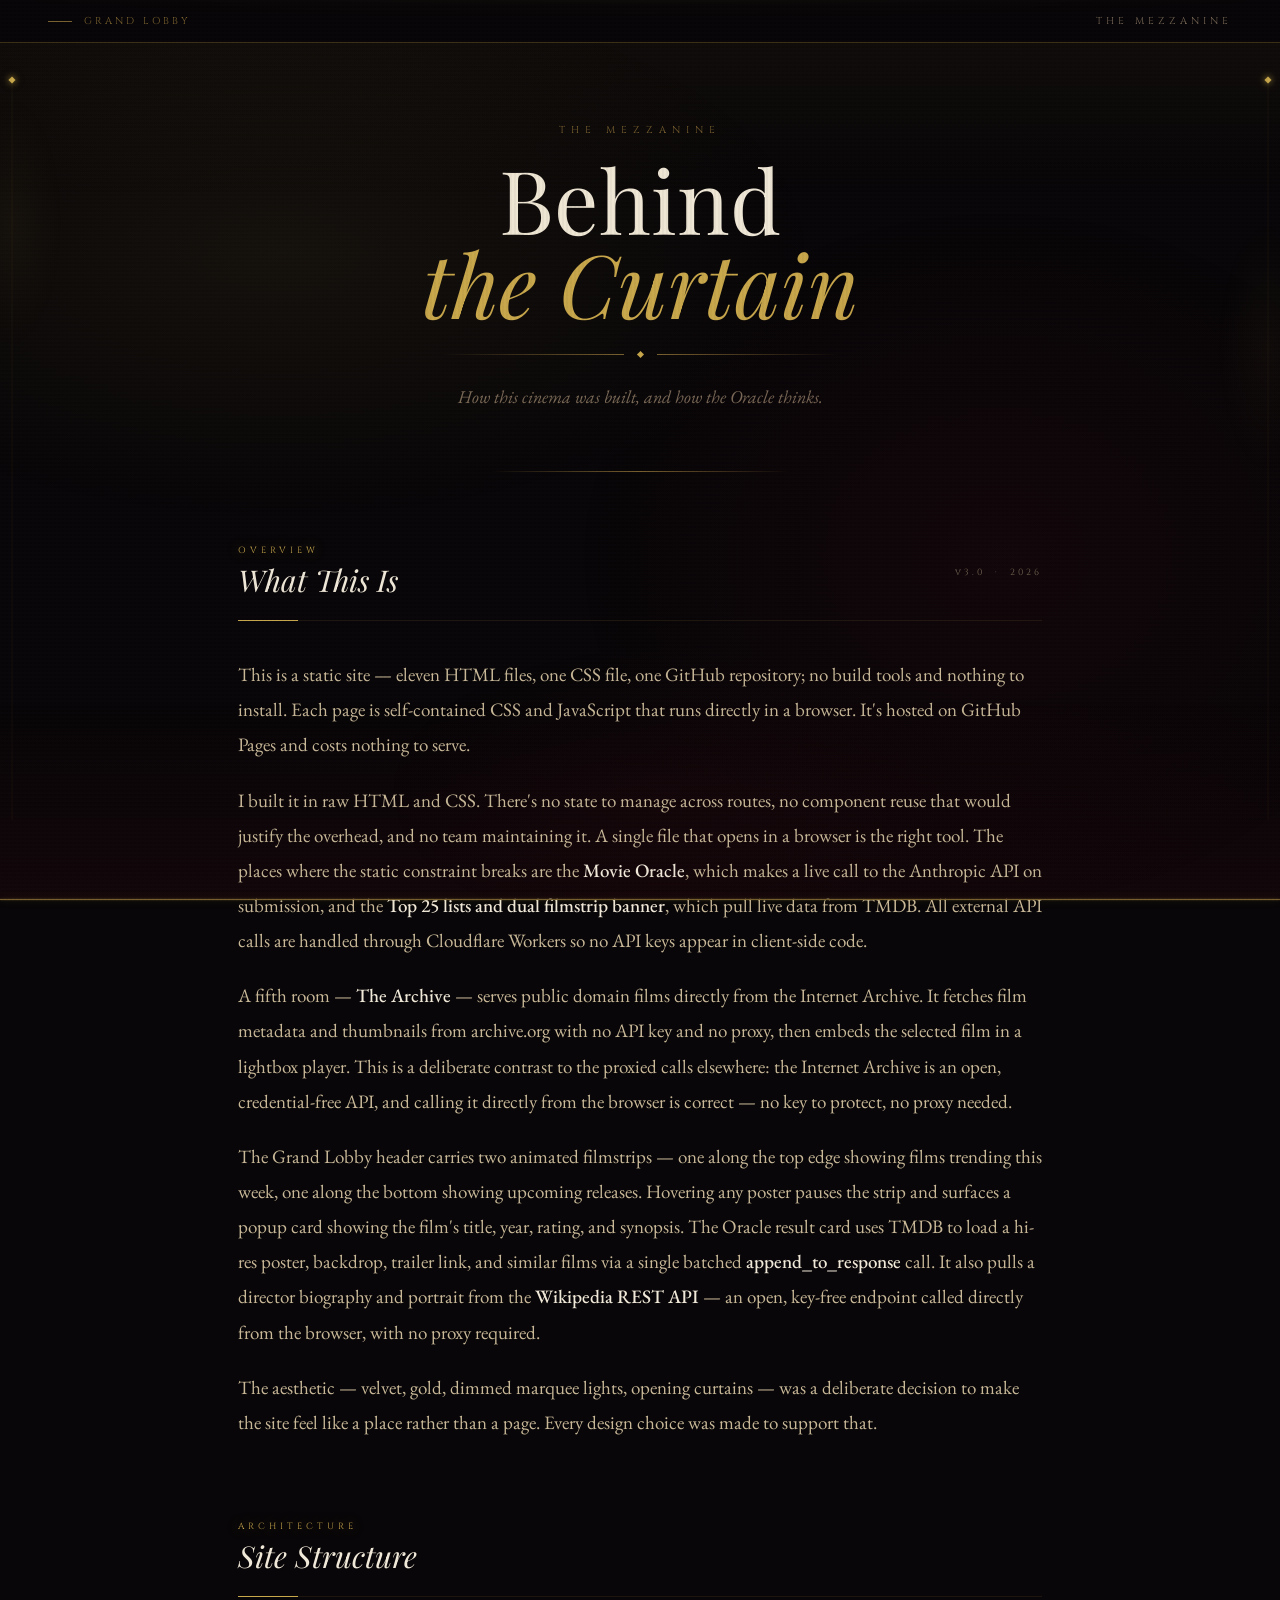
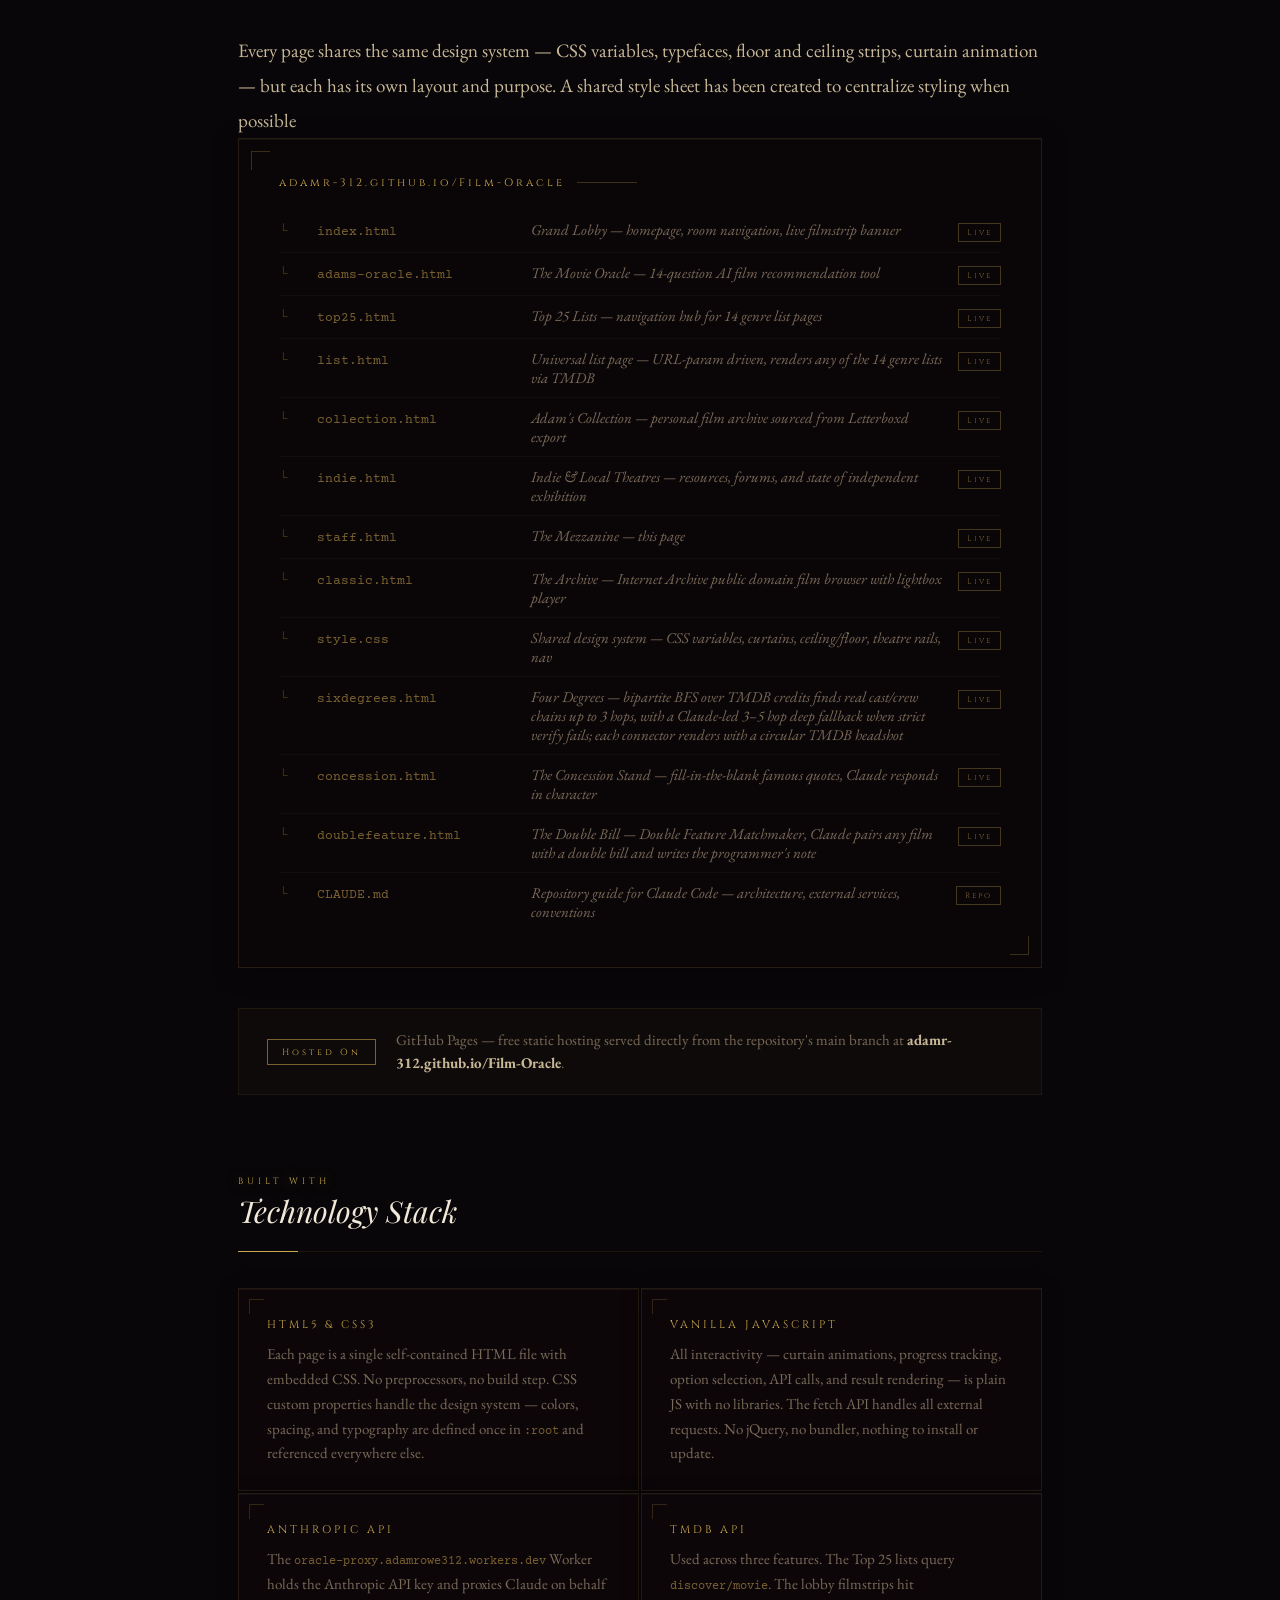
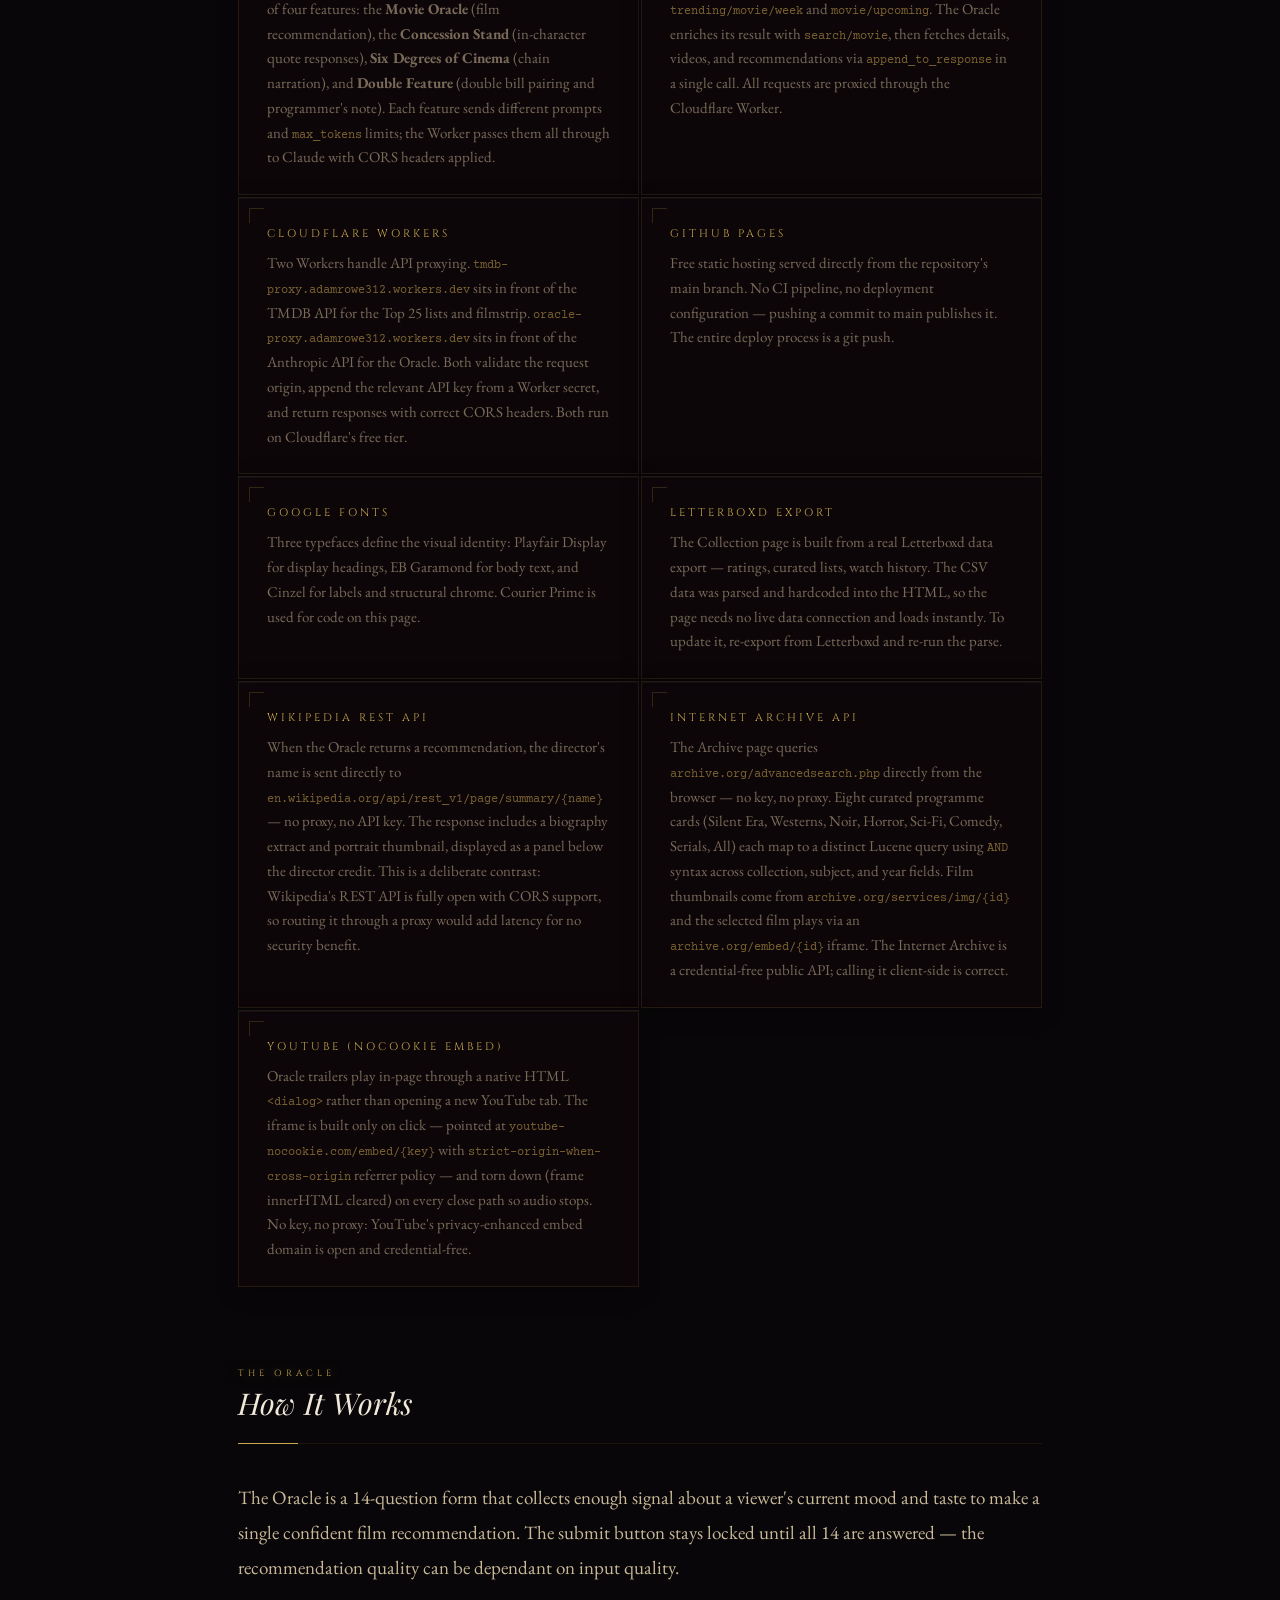
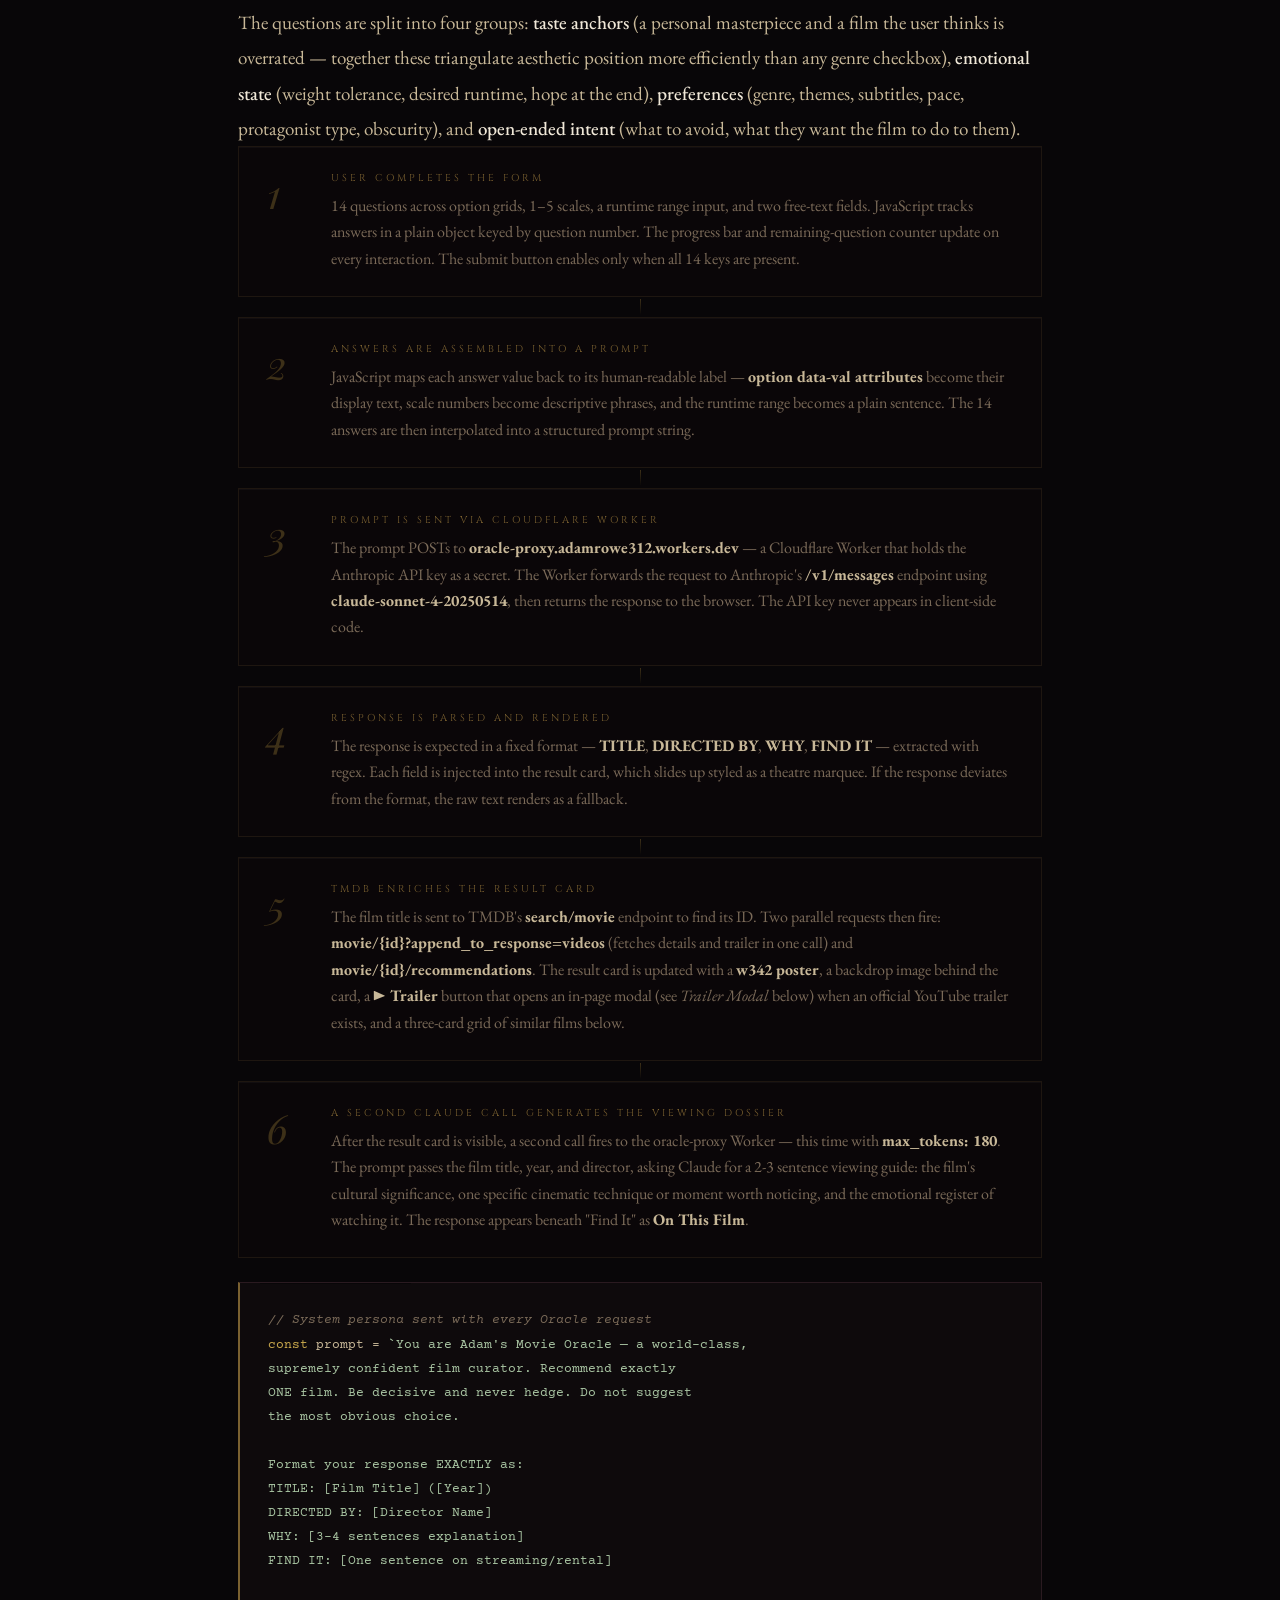
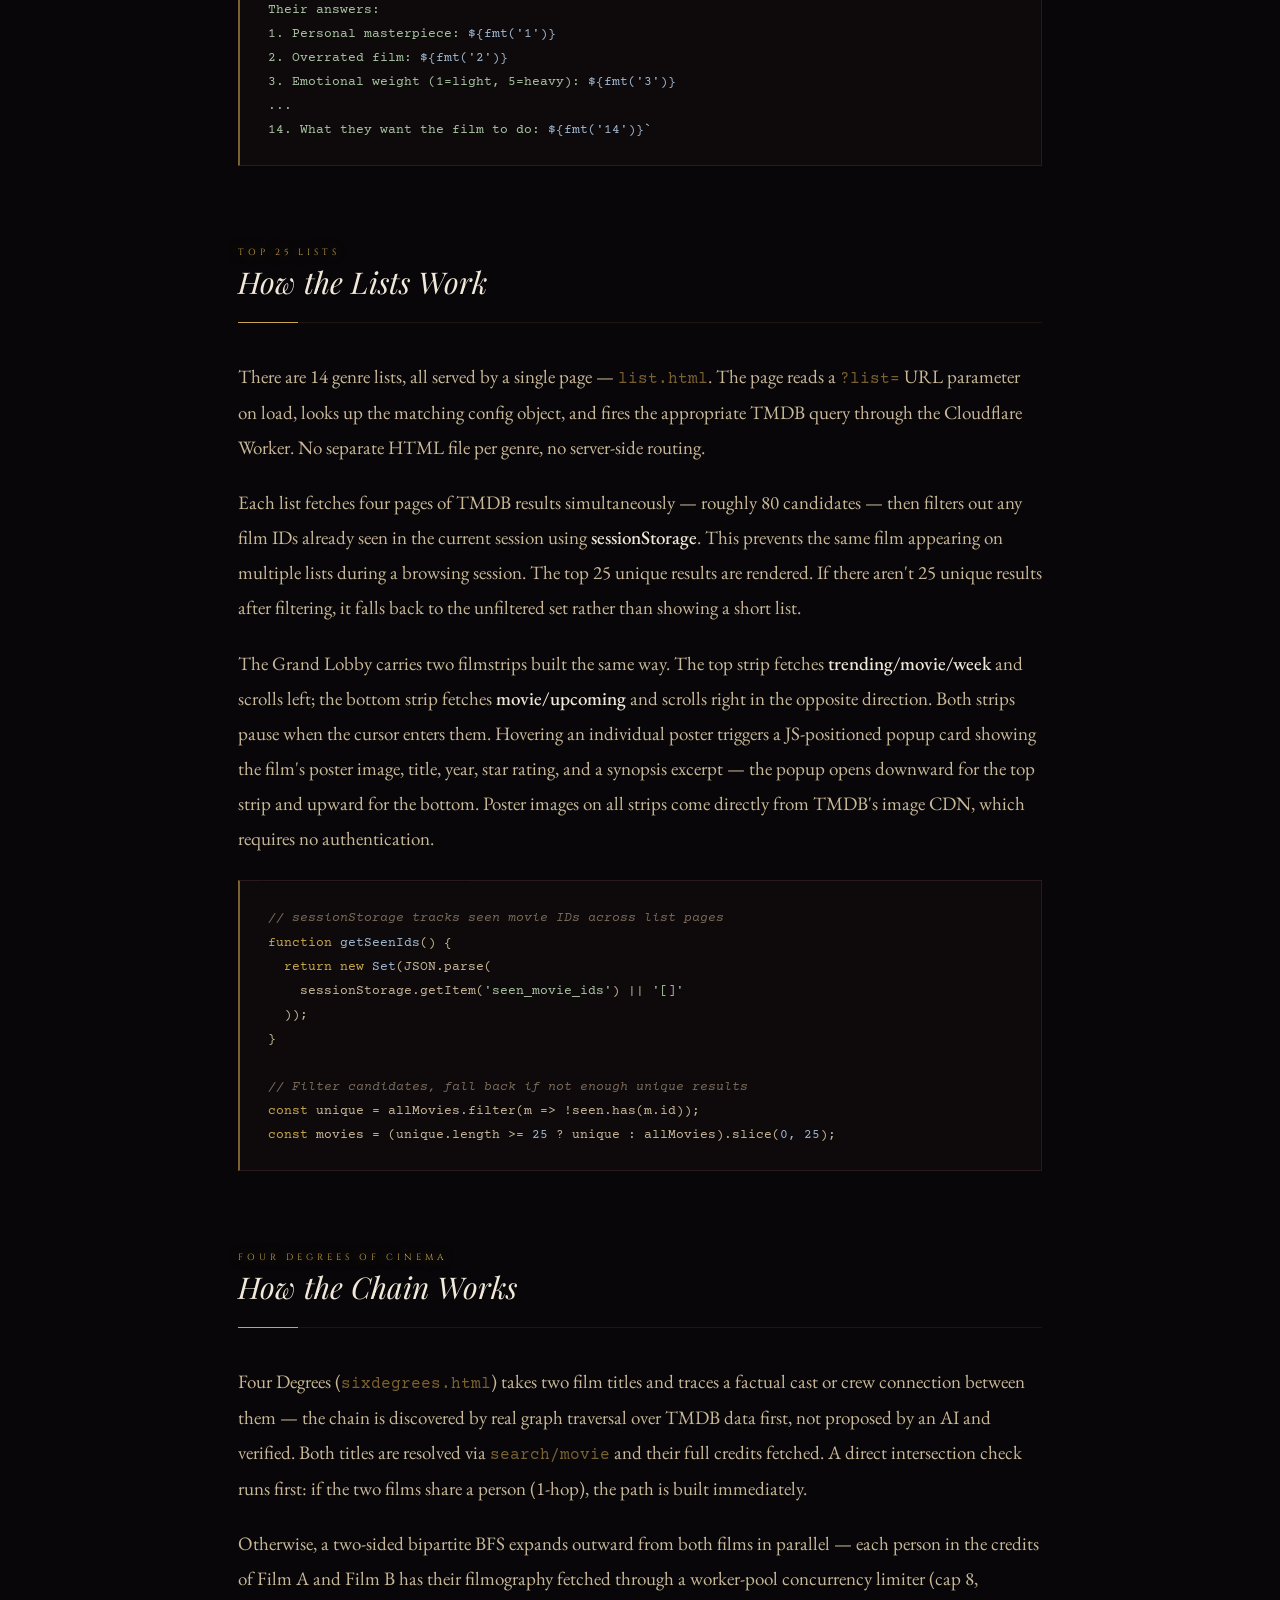
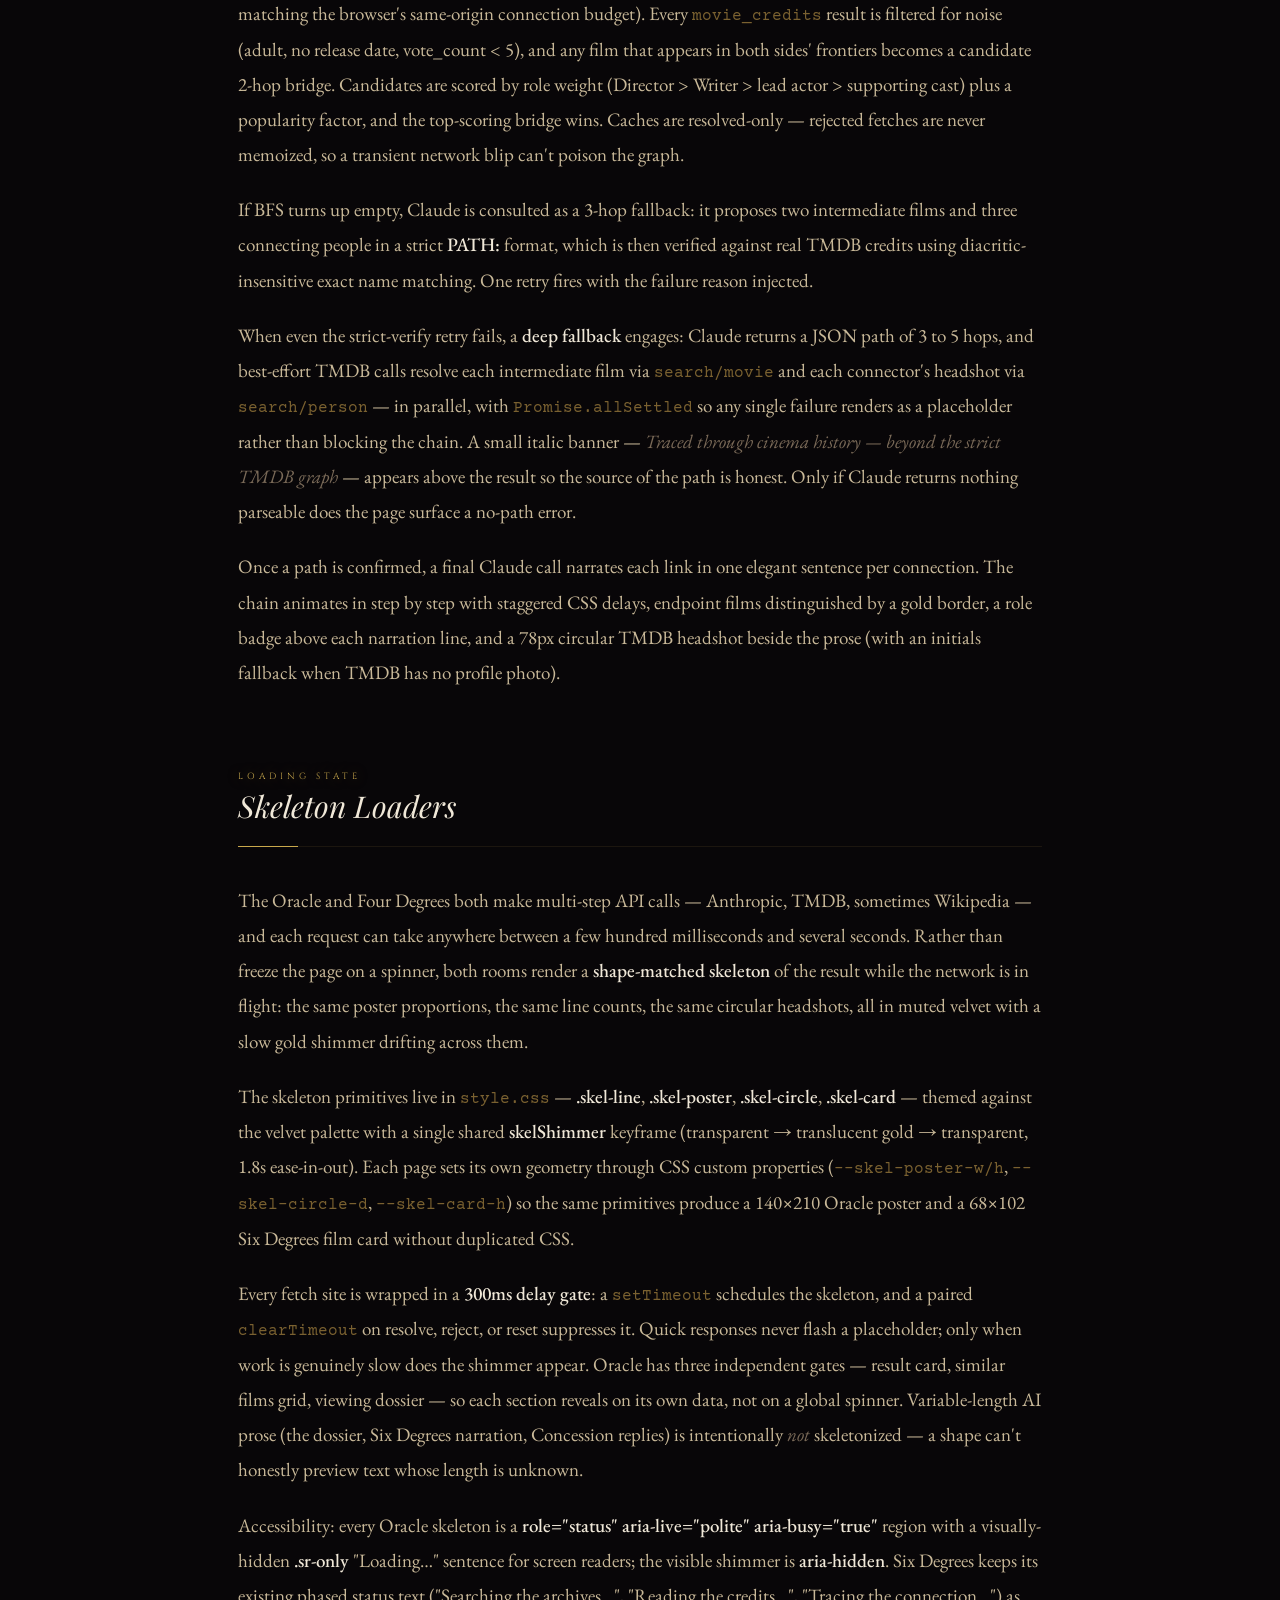
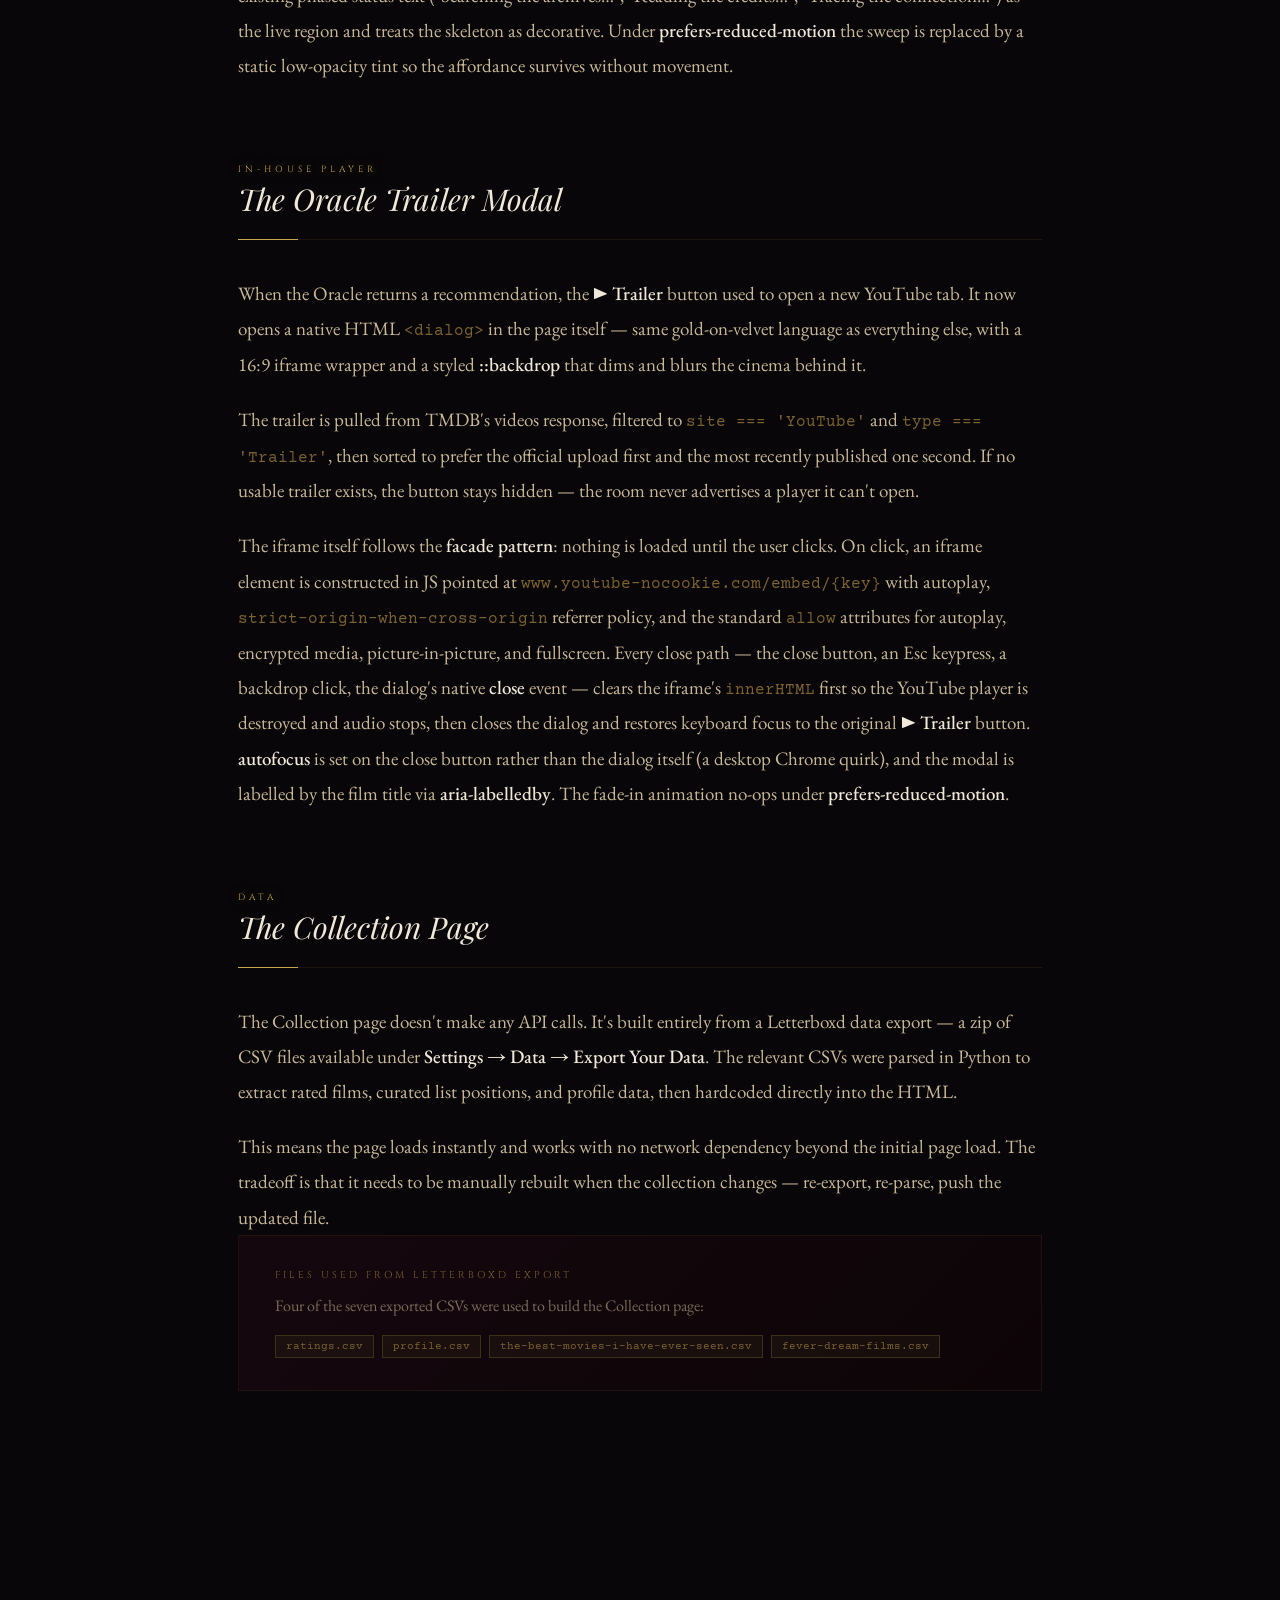
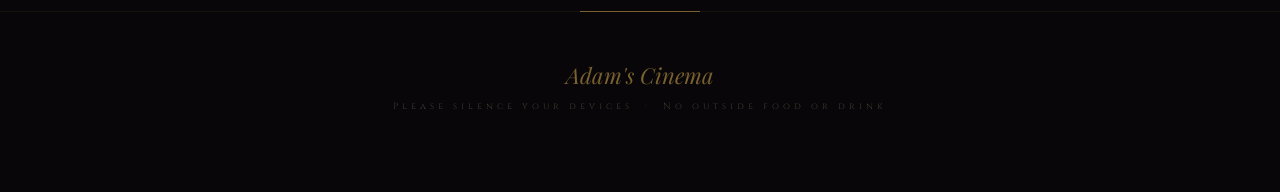
<file: staff.html>
<!DOCTYPE html>
<html lang="en">
<head>
<meta charset="UTF-8">
<meta name="viewport" content="width=device-width, initial-scale=1.0">
<title>The Mezzanine — Adam's Cinema</title>
<link rel="preconnect" href="https://fonts.googleapis.com">
<link rel="preconnect" href="https://fonts.gstatic.com" crossorigin>
<link href="https://fonts.googleapis.com/css2?family=Playfair+Display:ital,wght@0,400;0,500;0,700;1,400;1,600&family=EB+Garamond:ital,wght@0,400;0,500;1,400&family=Cinzel:wght@400;500;600&family=Courier+Prime:ital,wght@0,400;0,700;1,400&display=swap" rel="stylesheet">
<link rel="stylesheet" href="style.css">
<style>
.room-label { font-family:'Cinzel',serif; font-size:10px; letter-spacing:6px; color:var(--gold-dim); text-transform:uppercase; margin-bottom:20px; opacity:0; animation:fadeUp 0.8s ease forwards 0.2s; }
h1 { opacity:0; animation:fadeUp 0.8s ease forwards 0.4s; }
.header-ornament { opacity:0; animation:fadeUp 0.8s ease forwards 0.6s; }
.header-sub { opacity:0; animation:fadeUp 0.8s ease forwards 0.8s; }
main { max-width:900px; margin:0 auto; padding:72px 48px 140px; position:relative; z-index:2; }
.section { margin-bottom:80px; opacity:0; animation:fadeUp 0.7s ease forwards; }
.section:nth-child(1){animation-delay:0.2s} .section:nth-child(2){animation-delay:0.35s} .section:nth-child(3){animation-delay:0.5s} .section:nth-child(4){animation-delay:0.65s} .section:nth-child(5){animation-delay:0.8s}
.section-head { display:flex; align-items:center; gap:20px; margin-bottom:36px; padding-bottom:20px; border-bottom:1px solid rgba(201,168,76,0.1); position:relative; }
.section-head::after { content:''; position:absolute; bottom:-1px; left:0; width:60px; height:1px; background:var(--gold); }
.section-label { font-family:'Cinzel',serif; font-size:9px; letter-spacing:4px; color:var(--gold); text-transform:uppercase; margin-bottom:4px; text-shadow:0 0 12px rgba(201,168,76,0.5); }
.section-title { font-family:'Playfair Display',serif; font-size:30px; font-style:italic; color:var(--cream); }
.section-meta { font-family:'Cinzel',serif; font-size:9px; letter-spacing:3px; color:var(--cream-muted); margin-left:auto; white-space:nowrap; }
.prose { font-size:19px; line-height:1.85; color:var(--cream-dim); }
.prose p { margin-bottom:20px; }
.prose p:last-child { margin-bottom:0; }
.prose strong { color:var(--cream); font-weight:500; }
.prose em { color:var(--cream-muted); font-style:italic; }
.pull-quote { border-left:2px solid var(--gold); padding:20px 32px; margin:36px 0; background:rgba(201,168,76,0.03); font-family:'Playfair Display',serif; font-style:italic; font-size:22px; color:var(--cream); line-height:1.5; }
.pull-quote cite { display:block; margin-top:12px; font-family:'Cinzel',serif; font-style:normal; font-size:9px; letter-spacing:3px; color:var(--gold-dim); }
.tech-grid { display:grid; grid-template-columns:1fr 1fr; gap:2px; margin-bottom:32px; }
.tech-card { background:rgba(26,8,16,0.28); backdrop-filter:blur(12px) saturate(1.1); -webkit-backdrop-filter:blur(12px) saturate(1.1); border:1px solid rgba(201,168,76,0.12); box-shadow:inset 0 1px 0 rgba(255,255,255,0.04),0 4px 20px rgba(0,0,0,0.25); padding:28px 28px 24px; position:relative; transition:border-color 0.3s,box-shadow 0.3s; }
.tech-card:hover { border-color:rgba(201,168,76,0.4); box-shadow:inset 0 1px 0 rgba(255,255,255,0.08),0 0 30px rgba(201,168,76,0.18),0 0 60px rgba(201,168,76,0.07),0 4px 20px rgba(0,0,0,0.3); }
.tech-card::before { content:''; position:absolute; top:10px; left:10px; width:14px; height:14px; border-top:1px solid rgba(201,168,76,0.2); border-left:1px solid rgba(201,168,76,0.2); transition:all 0.3s; }
.tech-card:hover::before { width:18px; height:18px; border-color:var(--gold); }
.tech-name { font-family:'Cinzel',serif; font-size:11px; letter-spacing:3px; color:var(--gold); text-transform:uppercase; margin-bottom:10px; }
.tech-desc { font-size:15px; line-height:1.65; color:var(--cream-muted); }
.flow { display:flex; flex-direction:column; gap:2px; }
.flow-step { display:flex; gap:24px; align-items:stretch; background:rgba(20,8,12,0.28); backdrop-filter:blur(12px) saturate(1.1); -webkit-backdrop-filter:blur(12px) saturate(1.1); border:1px solid rgba(201,168,76,0.1); box-shadow:inset 0 1px 0 rgba(255,255,255,0.03); padding:24px 28px; transition:border-color 0.3s; }
.flow-step:hover { border-color:rgba(201,168,76,0.38); box-shadow:inset 0 1px 0 rgba(255,255,255,0.06),0 0 24px rgba(201,168,76,0.14),0 0 48px rgba(201,168,76,0.06); }
.flow-num { font-family:'Playfair Display',serif; font-size:40px; font-style:italic; color:var(--gold-pale); line-height:1; min-width:40px; padding-top:2px; }
.flow-body { flex:1; }
.flow-title { font-family:'Cinzel',serif; font-size:10px; letter-spacing:3px; color:var(--gold-dim); text-transform:uppercase; margin-bottom:8px; }
.flow-desc { font-size:16px; line-height:1.65; color:var(--cream-muted); }
.flow-desc strong { color:var(--cream-dim); }
.flow-connector { width:1px; height:16px; background:linear-gradient(180deg,var(--gold-pale),transparent); margin:0 auto; }
.code-block { background:var(--code-bg); border:1px solid var(--code-border); border-left:2px solid var(--gold-dim); padding:24px 28px; margin:24px 0; position:relative; overflow-x:auto; }
.code-block::before { content:attr(data-label); position:absolute; top:-10px; left:20px; background:var(--black); padding:0 10px; font-family:'Cinzel',serif; font-size:8px; letter-spacing:3px; color:var(--gold-dim); text-transform:uppercase; }
.code-block code { font-family:'Courier Prime',monospace; font-size:13px; line-height:1.7; color:var(--cream-dim); white-space:pre; }
.code-block .c-key { color:var(--gold); }
.code-block .c-str { color:#a8c4a2; }
.code-block .c-comment { color:var(--cream-muted); font-style:italic; }
.code-block .c-val { color:#a0b8d0; }
.sitemap { background:rgba(20,8,12,0.28); backdrop-filter:blur(14px) saturate(1.1); -webkit-backdrop-filter:blur(14px) saturate(1.1); border:1px solid rgba(201,168,76,0.14); box-shadow:inset 0 1px 0 rgba(255,255,255,0.04),0 4px 24px rgba(0,0,0,0.25); padding:36px 40px; position:relative; }
.sitemap::before { content:''; position:absolute; top:12px; left:12px; width:18px; height:18px; border-top:1px solid rgba(201,168,76,0.25); border-left:1px solid rgba(201,168,76,0.25); }
.sitemap::after { content:''; position:absolute; bottom:12px; right:12px; width:18px; height:18px; border-bottom:1px solid rgba(201,168,76,0.25); border-right:1px solid rgba(201,168,76,0.25); }
.map-root { font-family:'Cinzel',serif; font-size:11px; letter-spacing:3px; color:var(--gold); margin-bottom:20px; display:flex; align-items:center; gap:12px; }
.map-root::after { content:''; flex:1; max-width:60px; height:1px; background:var(--gold-pale); }
.map-file { display:flex; align-items:baseline; gap:14px; padding:10px 0; border-bottom:1px solid rgba(201,168,76,0.04); }
.map-file:last-child { border-bottom:none; }
.map-indent { width:24px; flex-shrink:0; display:flex; align-items:center; }
.map-indent::before { content:"└"; color:var(--gold-pale); font-family:'Courier Prime',monospace; font-size:14px; }
.map-filename { font-family:'Courier Prime',monospace; font-size:13px; color:var(--gold-dim); min-width:200px; }
.map-filedesc { font-size:15px; color:var(--cream-muted); font-style:italic; }
.map-status { font-family:'Cinzel',serif; font-size:8px; letter-spacing:2px; padding:3px 8px; border:1px solid; margin-left:auto; white-space:nowrap; }
.map-status.live { border-color:rgba(201,168,76,0.3); color:var(--gold-dim); }
.version-note { display:flex; align-items:center; gap:20px; padding:20px 28px; background:rgba(201,168,76,0.03); border:1px solid rgba(201,168,76,0.08); margin-top:40px; }
.version-badge { font-family:'Cinzel',serif; font-size:9px; letter-spacing:3px; color:var(--gold); padding:6px 14px; border:1px solid var(--gold-dim); white-space:nowrap; }
.version-text { font-size:15px; color:var(--cream-muted); line-height:1.5; }
.data-card { background:linear-gradient(135deg,rgba(26,8,16,0.7),rgba(15,5,8,0.85)); border:1px solid rgba(201,168,76,0.08); padding:32px 36px; margin-bottom:20px; }
.data-card-title { font-family:'Cinzel',serif; font-size:10px; letter-spacing:3px; color:var(--gold-dim); margin-bottom:10px; text-transform:uppercase; }
.data-card-desc { font-size:16px; line-height:1.7; color:var(--cream-muted); }
.data-file-list { margin-top:16px; display:flex; flex-wrap:wrap; gap:8px; }
.data-file { font-family:'Courier Prime',monospace; font-size:11px; padding:4px 10px; background:rgba(201,168,76,0.05); border:1px solid var(--gold-pale); color:var(--gold-dim); }
footer { border-top:1px solid rgba(201,168,76,0.08); }
@media(max-width:700px) {
  main { padding:48px 24px 100px; }
  .tech-grid { grid-template-columns:1fr; }
  .flow-step { flex-direction:column; gap:12px; }
  .flow-num { font-size:28px; }
}
</style>
</head>
<body>

<div class="ceiling"></div>
<div class="ceiling-glow"></div>
<div class="floor"></div>
<div class="floor-glow"></div>

<nav class="nav">
  <a class="nav-back" href="index.html">
    <div class="nav-back-line"></div>
    Grand Lobby
  </a>
  <span class="nav-title">The Mezzanine</span>
</nav>

<header>
  <div class="room-label">The Mezzanine</div>
  <h1>Behind<em>the Curtain</em></h1>
  <div class="header-ornament">
    <div class="orn-line"></div>
    <div class="orn-diamond"></div>
    <div class="orn-line r"></div>
  </div>
  <p class="header-sub">How this cinema was built, and how the Oracle thinks.</p>
</header>

<main>

  <!-- OVERVIEW -->
  <div class="section">
    <div class="section-head">
      <div>
        <div class="section-label">Overview</div>
        <div class="section-title">What This Is</div>
      </div>
      <div class="section-meta">v3.0 &nbsp;·&nbsp; 2026</div>
    </div>
    <div class="prose">
      <p>This is a static site — eleven HTML files, one CSS file, one GitHub repository; no build tools and nothing to install. Each page is self-contained CSS and JavaScript that runs directly in a browser. It's hosted on GitHub Pages and costs nothing to serve.</p>
      <p>I built it in raw HTML and CSS. There's no state to manage across routes, no component reuse that would justify the overhead, and no team maintaining it. A single file that opens in a browser is the right tool. The places where the static constraint breaks are the <strong>Movie Oracle</strong>, which makes a live call to the Anthropic API on submission, and the <strong>Top 25 lists and dual filmstrip banner</strong>, which pull live data from TMDB. All external API calls are handled through Cloudflare Workers so no API keys appear in client-side code.</p>
      <p>A fifth room — <strong>The Archive</strong> — serves public domain films directly from the Internet Archive. It fetches film metadata and thumbnails from archive.org with no API key and no proxy, then embeds the selected film in a lightbox player. This is a deliberate contrast to the proxied calls elsewhere: the Internet Archive is an open, credential-free API, and calling it directly from the browser is correct — no key to protect, no proxy needed.</p>
      <p>The Grand Lobby header carries two animated filmstrips — one along the top edge showing films trending this week, one along the bottom showing upcoming releases. Hovering any poster pauses the strip and surfaces a popup card showing the film's title, year, rating, and synopsis. The Oracle result card uses TMDB to load a hi-res poster, backdrop, trailer link, and similar films via a single batched <strong>append_to_response</strong> call. It also pulls a director biography and portrait from the <strong>Wikipedia REST API</strong> — an open, key-free endpoint called directly from the browser, with no proxy required.</p>
      <p>The aesthetic — velvet, gold, dimmed marquee lights, opening curtains — was a deliberate decision to make the site feel like a place rather than a page. Every design choice was made to support that.</p>
    </div>
  </div>

  <!-- SITE STRUCTURE -->
  <div class="section">
    <div class="section-head">
      <div>
        <div class="section-label">Architecture</div>
        <div class="section-title">Site Structure</div>
      </div>
    </div>

    <div class="prose">
      <p>Every page shares the same design system — CSS variables, typefaces, floor and ceiling strips, curtain animation — but each has its own layout and purpose. A shared style sheet has been created to centralize styling when possible</p>
    </div>

    <div class="sitemap">
      <div class="map-root">adamr-312.github.io/Film-Oracle</div>

      <div class="map-file">
        <div class="map-indent"></div>
        <div class="map-filename">index.html</div>
        <div class="map-filedesc">Grand Lobby — homepage, room navigation, live filmstrip banner</div>
        <div class="map-status live">Live</div>
      </div>
      <div class="map-file">
        <div class="map-indent"></div>
        <div class="map-filename">adams-oracle.html</div>
        <div class="map-filedesc">The Movie Oracle — 14-question AI film recommendation tool</div>
        <div class="map-status live">Live</div>
      </div>
      <div class="map-file">
        <div class="map-indent"></div>
        <div class="map-filename">top25.html</div>
        <div class="map-filedesc">Top 25 Lists — navigation hub for 14 genre list pages</div>
        <div class="map-status live">Live</div>
      </div>
      <div class="map-file">
        <div class="map-indent"></div>
        <div class="map-filename">list.html</div>
        <div class="map-filedesc">Universal list page — URL-param driven, renders any of the 14 genre lists via TMDB</div>
        <div class="map-status live">Live</div>
      </div>
      <div class="map-file">
        <div class="map-indent"></div>
        <div class="map-filename">collection.html</div>
        <div class="map-filedesc">Adam's Collection — personal film archive sourced from Letterboxd export</div>
        <div class="map-status live">Live</div>
      </div>
      <div class="map-file">
        <div class="map-indent"></div>
        <div class="map-filename">indie.html</div>
        <div class="map-filedesc">Indie &amp; Local Theatres — resources, forums, and state of independent exhibition</div>
        <div class="map-status live">Live</div>
      </div>
      <div class="map-file">
        <div class="map-indent"></div>
        <div class="map-filename">staff.html</div>
        <div class="map-filedesc">The Mezzanine — this page</div>
        <div class="map-status live">Live</div>
      </div>
      <div class="map-file">
        <div class="map-indent"></div>
        <div class="map-filename">classic.html</div>
        <div class="map-filedesc">The Archive — Internet Archive public domain film browser with lightbox player</div>
        <div class="map-status live">Live</div>
      </div>
      <div class="map-file">
        <div class="map-indent"></div>
        <div class="map-filename">style.css</div>
        <div class="map-filedesc">Shared design system — CSS variables, curtains, ceiling/floor, theatre rails, nav</div>
        <div class="map-status live">Live</div>
      </div>
      <div class="map-file">
        <div class="map-indent"></div>
        <div class="map-filename">sixdegrees.html</div>
        <div class="map-filedesc">Four Degrees — bipartite BFS over TMDB credits finds real cast/crew chains up to 3 hops, with a Claude-led 3–5 hop deep fallback when strict verify fails; each connector renders with a circular TMDB headshot</div>
        <div class="map-status live">Live</div>
      </div>
      <div class="map-file">
        <div class="map-indent"></div>
        <div class="map-filename">concession.html</div>
        <div class="map-filedesc">The Concession Stand — fill-in-the-blank famous quotes, Claude responds in character</div>
        <div class="map-status live">Live</div>
      </div>
      <div class="map-file">
        <div class="map-indent"></div>
        <div class="map-filename">doublefeature.html</div>
        <div class="map-filedesc">The Double Bill — Double Feature Matchmaker, Claude pairs any film with a double bill and writes the programmer's note</div>
        <div class="map-status live">Live</div>
      </div>
      <div class="map-file">
        <div class="map-indent"></div>
        <div class="map-filename">CLAUDE.md</div>
        <div class="map-filedesc">Repository guide for Claude Code — architecture, external services, conventions</div>
        <div class="map-status live">Repo</div>
      </div>
    </div>

    <div class="version-note">
      <div class="version-badge">Hosted On</div>
      <div class="version-text">GitHub Pages — free static hosting served directly from the repository's main branch at <strong style="color:var(--cream-dim)">adamr-312.github.io/Film-Oracle</strong>.</div>
    </div>
  </div>

  <!-- TECH STACK -->
  <div class="section">
    <div class="section-head">
      <div>
        <div class="section-label">Built With</div>
        <div class="section-title">Technology Stack</div>
      </div>
    </div>

    <div class="tech-grid">
      <div class="tech-card">
        <div class="tech-name">HTML5 &amp; CSS3</div>
        <div class="tech-desc">Each page is a single self-contained HTML file with embedded CSS. No preprocessors, no build step. CSS custom properties handle the design system — colors, spacing, and typography are defined once in <code style="font-family:'Courier Prime',monospace;font-size:12px;color:var(--gold-dim)">:root</code> and referenced everywhere else.</div>
      </div>
      <div class="tech-card">
        <div class="tech-name">Vanilla JavaScript</div>
        <div class="tech-desc">All interactivity — curtain animations, progress tracking, option selection, API calls, and result rendering — is plain JS with no libraries. The fetch API handles all external requests. No jQuery, no bundler, nothing to install or update.</div>
      </div>
      <div class="tech-card">
        <div class="tech-name">Anthropic API</div>
        <div class="tech-desc">The <code style="font-family:'Courier Prime',monospace;font-size:12px;color:var(--gold-dim)">oracle-proxy.adamrowe312.workers.dev</code> Worker holds the Anthropic API key and proxies Claude on behalf of four features: the <strong>Movie Oracle</strong> (film recommendation), the <strong>Concession Stand</strong> (in-character quote responses), <strong>Six Degrees of Cinema</strong> (chain narration), and <strong>Double Feature</strong> (double bill pairing and programmer's note). Each feature sends different prompts and <code style="font-family:'Courier Prime',monospace;font-size:12px;color:var(--gold-dim)">max_tokens</code> limits; the Worker passes them all through to Claude with CORS headers applied.</div>
      </div>
      <div class="tech-card">
        <div class="tech-name">TMDB API</div>
        <div class="tech-desc">Used across three features. The Top 25 lists query <code style="font-family:'Courier Prime',monospace;font-size:12px;color:var(--gold-dim)">discover/movie</code>. The lobby filmstrips hit <code style="font-family:'Courier Prime',monospace;font-size:12px;color:var(--gold-dim)">trending/movie/week</code> and <code style="font-family:'Courier Prime',monospace;font-size:12px;color:var(--gold-dim)">movie/upcoming</code>. The Oracle enriches its result with <code style="font-family:'Courier Prime',monospace;font-size:12px;color:var(--gold-dim)">search/movie</code>, then fetches details, videos, and recommendations via <code style="font-family:'Courier Prime',monospace;font-size:12px;color:var(--gold-dim)">append_to_response</code> in a single call. All requests are proxied through the Cloudflare Worker.</div>
      </div>
      <div class="tech-card">
        <div class="tech-name">Cloudflare Workers</div>
        <div class="tech-desc">Two Workers handle API proxying. <code style="font-family:'Courier Prime',monospace;font-size:12px;color:var(--gold-dim)">tmdb-proxy.adamrowe312.workers.dev</code> sits in front of the TMDB API for the Top 25 lists and filmstrip. <code style="font-family:'Courier Prime',monospace;font-size:12px;color:var(--gold-dim)">oracle-proxy.adamrowe312.workers.dev</code> sits in front of the Anthropic API for the Oracle. Both validate the request origin, append the relevant API key from a Worker secret, and return responses with correct CORS headers. Both run on Cloudflare's free tier.</div>
      </div>
      <div class="tech-card">
        <div class="tech-name">GitHub Pages</div>
        <div class="tech-desc">Free static hosting served directly from the repository's main branch. No CI pipeline, no deployment configuration — pushing a commit to main publishes it. The entire deploy process is a git push.</div>
      </div>
      <div class="tech-card">
        <div class="tech-name">Google Fonts</div>
        <div class="tech-desc">Three typefaces define the visual identity: Playfair Display for display headings, EB Garamond for body text, and Cinzel for labels and structural chrome. Courier Prime is used for code on this page.</div>
      </div>
      <div class="tech-card">
        <div class="tech-name">Letterboxd Export</div>
        <div class="tech-desc">The Collection page is built from a real Letterboxd data export — ratings, curated lists, watch history. The CSV data was parsed and hardcoded into the HTML, so the page needs no live data connection and loads instantly. To update it, re-export from Letterboxd and re-run the parse.</div>
      </div>
      <div class="tech-card">
        <div class="tech-name">Wikipedia REST API</div>
        <div class="tech-desc">When the Oracle returns a recommendation, the director's name is sent directly to <code style="font-family:'Courier Prime',monospace;font-size:12px;color:var(--gold-dim)">en.wikipedia.org/api/rest_v1/page/summary/{name}</code> — no proxy, no API key. The response includes a biography extract and portrait thumbnail, displayed as a panel below the director credit. This is a deliberate contrast: Wikipedia's REST API is fully open with CORS support, so routing it through a proxy would add latency for no security benefit.</div>
      </div>
      <div class="tech-card">
        <div class="tech-name">Internet Archive API</div>
        <div class="tech-desc">The Archive page queries <code style="font-family:'Courier Prime',monospace;font-size:12px;color:var(--gold-dim)">archive.org/advancedsearch.php</code> directly from the browser — no key, no proxy. Eight curated programme cards (Silent Era, Westerns, Noir, Horror, Sci-Fi, Comedy, Serials, All) each map to a distinct Lucene query using <code style="font-family:'Courier Prime',monospace;font-size:12px;color:var(--gold-dim)">AND</code> syntax across collection, subject, and year fields. Film thumbnails come from <code style="font-family:'Courier Prime',monospace;font-size:12px;color:var(--gold-dim)">archive.org/services/img/{id}</code> and the selected film plays via an <code style="font-family:'Courier Prime',monospace;font-size:12px;color:var(--gold-dim)">archive.org/embed/{id}</code> iframe. The Internet Archive is a credential-free public API; calling it client-side is correct.</div>
      </div>
      <div class="tech-card">
        <div class="tech-name">YouTube (nocookie embed)</div>
        <div class="tech-desc">Oracle trailers play in-page through a native HTML <code style="font-family:'Courier Prime',monospace;font-size:12px;color:var(--gold-dim)">&lt;dialog&gt;</code> rather than opening a new YouTube tab. The iframe is built only on click — pointed at <code style="font-family:'Courier Prime',monospace;font-size:12px;color:var(--gold-dim)">youtube-nocookie.com/embed/{key}</code> with <code style="font-family:'Courier Prime',monospace;font-size:12px;color:var(--gold-dim)">strict-origin-when-cross-origin</code> referrer policy — and torn down (frame innerHTML cleared) on every close path so audio stops. No key, no proxy: YouTube's privacy-enhanced embed domain is open and credential-free.</div>
      </div>
    </div>
  </div>

  <!-- HOW THE ORACLE WORKS -->
  <div class="section">
    <div class="section-head">
      <div>
        <div class="section-label">The Oracle</div>
        <div class="section-title">How It Works</div>
      </div>
    </div>

    <div class="prose">
      <p>The Oracle is a 14-question form that collects enough signal about a viewer's current mood and taste to make a single confident film recommendation. The submit button stays locked until all 14 are answered — the recommendation quality can be dependant on input quality.</p>
      <p>The questions are split into four groups: <strong>taste anchors</strong> (a personal masterpiece and a film the user thinks is overrated — together these triangulate aesthetic position more efficiently than any genre checkbox), <strong>emotional state</strong> (weight tolerance, desired runtime, hope at the end), <strong>preferences</strong> (genre, themes, subtitles, pace, protagonist type, obscurity), and <strong>open-ended intent</strong> (what to avoid, what they want the film to do to them).</p>
    </div>

    <div class="flow">
      <div class="flow-step">
        <div class="flow-num">1</div>
        <div class="flow-body">
          <div class="flow-title">User Completes the Form</div>
          <div class="flow-desc">14 questions across option grids, 1–5 scales, a runtime range input, and two free-text fields. JavaScript tracks answers in a plain object keyed by question number. The progress bar and remaining-question counter update on every interaction. The submit button enables only when all 14 keys are present.</div>
        </div>
      </div>
      <div class="flow-connector"></div>
      <div class="flow-step">
        <div class="flow-num">2</div>
        <div class="flow-body">
          <div class="flow-title">Answers Are Assembled Into a Prompt</div>
          <div class="flow-desc">JavaScript maps each answer value back to its human-readable label — <strong>option data-val attributes</strong> become their display text, scale numbers become descriptive phrases, and the runtime range becomes a plain sentence. The 14 answers are then interpolated into a structured prompt string.</div>
        </div>
      </div>
      <div class="flow-connector"></div>
      <div class="flow-step">
        <div class="flow-num">3</div>
        <div class="flow-body">
          <div class="flow-title">Prompt Is Sent via Cloudflare Worker</div>
          <div class="flow-desc">The prompt POSTs to <strong>oracle-proxy.adamrowe312.workers.dev</strong> — a Cloudflare Worker that holds the Anthropic API key as a secret. The Worker forwards the request to Anthropic's <strong>/v1/messages</strong> endpoint using <strong>claude-sonnet-4-20250514</strong>, then returns the response to the browser. The API key never appears in client-side code.</div>
        </div>
      </div>
      <div class="flow-connector"></div>
      <div class="flow-step">
        <div class="flow-num">4</div>
        <div class="flow-body">
          <div class="flow-title">Response Is Parsed and Rendered</div>
          <div class="flow-desc">The response is expected in a fixed format — <strong>TITLE</strong>, <strong>DIRECTED BY</strong>, <strong>WHY</strong>, <strong>FIND IT</strong> — extracted with regex. Each field is injected into the result card, which slides up styled as a theatre marquee. If the response deviates from the format, the raw text renders as a fallback.</div>
        </div>
      </div>
      <div class="flow-connector"></div>
      <div class="flow-step">
        <div class="flow-num">5</div>
        <div class="flow-body">
          <div class="flow-title">TMDB Enriches the Result Card</div>
          <div class="flow-desc">The film title is sent to TMDB's <strong>search/movie</strong> endpoint to find its ID. Two parallel requests then fire: <strong>movie/{id}?append_to_response=videos</strong> (fetches details and trailer in one call) and <strong>movie/{id}/recommendations</strong>. The result card is updated with a <strong>w342 poster</strong>, a backdrop image behind the card, a <strong>▶ Trailer</strong> button that opens an in-page modal (see <em>Trailer Modal</em> below) when an official YouTube trailer exists, and a three-card grid of similar films below.</div>
        </div>
      </div>
      <div class="flow-connector"></div>
      <div class="flow-step">
        <div class="flow-num">6</div>
        <div class="flow-body">
          <div class="flow-title">A Second Claude Call Generates the Viewing Dossier</div>
          <div class="flow-desc">After the result card is visible, a second call fires to the oracle-proxy Worker — this time with <strong>max_tokens: 180</strong>. The prompt passes the film title, year, and director, asking Claude for a 2-3 sentence viewing guide: the film's cultural significance, one specific cinematic technique or moment worth noticing, and the emotional register of watching it. The response appears beneath "Find It" as <strong>On This Film</strong>.</div>
        </div>
      </div>
    </div>

    <div class="code-block" data-label="Prompt Structure">
      <code><span class="c-comment">// System persona sent with every Oracle request</span>
<span class="c-key">const</span> prompt = <span class="c-str">`You are Adam's Movie Oracle — a world-class,
supremely confident film curator. Recommend exactly
ONE film. Be decisive and never hedge. Do not suggest
the most obvious choice.

Format your response EXACTLY as:
TITLE: [Film Title] ([Year])
DIRECTED BY: [Director Name]
WHY: [3-4 sentences explanation]
FIND IT: [One sentence on streaming/rental]

Their answers:
1. Personal masterpiece: <span class="c-val">${fmt('1')}</span>
2. Overrated film: <span class="c-val">${fmt('2')}</span>
3. Emotional weight (1=light, 5=heavy): <span class="c-val">${fmt('3')}</span>
...
14. What they want the film to do: <span class="c-val">${fmt('14')}</span>`</span></code>
    </div>
  </div>

  <!-- TOP 25 LISTS -->
  <div class="section">
    <div class="section-head">
      <div>
        <div class="section-label">Top 25 Lists</div>
        <div class="section-title">How the Lists Work</div>
      </div>
    </div>

    <div class="prose">
      <p>There are 14 genre lists, all served by a single page — <code style="font-family:'Courier Prime',monospace;font-size:16px;color:var(--gold-dim)">list.html</code>. The page reads a <code style="font-family:'Courier Prime',monospace;font-size:16px;color:var(--gold-dim)">?list=</code> URL parameter on load, looks up the matching config object, and fires the appropriate TMDB query through the Cloudflare Worker. No separate HTML file per genre, no server-side routing.</p>
      <p>Each list fetches four pages of TMDB results simultaneously — roughly 80 candidates — then filters out any film IDs already seen in the current session using <strong>sessionStorage</strong>. This prevents the same film appearing on multiple lists during a browsing session. The top 25 unique results are rendered. If there aren't 25 unique results after filtering, it falls back to the unfiltered set rather than showing a short list.</p>
      <p>The Grand Lobby carries two filmstrips built the same way. The top strip fetches <strong>trending/movie/week</strong> and scrolls left; the bottom strip fetches <strong>movie/upcoming</strong> and scrolls right in the opposite direction. Both strips pause when the cursor enters them. Hovering an individual poster triggers a JS-positioned popup card showing the film's poster image, title, year, star rating, and a synopsis excerpt — the popup opens downward for the top strip and upward for the bottom. Poster images on all strips come directly from TMDB's image CDN, which requires no authentication.</p>
    </div>

    <div class="code-block" data-label="Cross-List Deduplication">
      <code><span class="c-comment">// sessionStorage tracks seen movie IDs across list pages</span>
<span class="c-key">function</span> <span class="c-val">getSeenIds</span>() {
  <span class="c-key">return new</span> <span class="c-val">Set</span>(JSON.parse(
    sessionStorage.getItem(<span class="c-str">'seen_movie_ids'</span>) || <span class="c-str">'[]'</span>
  ));
}

<span class="c-comment">// Filter candidates, fall back if not enough unique results</span>
<span class="c-key">const</span> unique = allMovies.filter(m => !seen.has(m.id));
<span class="c-key">const</span> movies = (unique.length >= <span class="c-val">25</span> ? unique : allMovies).slice(<span class="c-val">0, 25</span>);</code>
    </div>
  </div>

  <!-- FOUR DEGREES -->
  <div class="section">
    <div class="section-head">
      <div>
        <div class="section-label">Four Degrees of Cinema</div>
        <div class="section-title">How the Chain Works</div>
      </div>
    </div>
    <div class="prose">
      <p>Four Degrees (<code style="font-family:'Courier Prime',monospace;font-size:16px;color:var(--gold-dim)">sixdegrees.html</code>) takes two film titles and traces a factual cast or crew connection between them — the chain is discovered by real graph traversal over TMDB data first, not proposed by an AI and verified. Both titles are resolved via <code style="font-family:'Courier Prime',monospace;font-size:16px;color:var(--gold-dim)">search/movie</code> and their full credits fetched. A direct intersection check runs first: if the two films share a person (1-hop), the path is built immediately.</p>
      <p>Otherwise, a two-sided bipartite BFS expands outward from both films in parallel — each person in the credits of Film A and Film B has their filmography fetched through a worker-pool concurrency limiter (cap 8, matching the browser's same-origin connection budget). Every <code style="font-family:'Courier Prime',monospace;font-size:16px;color:var(--gold-dim)">movie_credits</code> result is filtered for noise (adult, no release date, vote_count &lt; 5), and any film that appears in both sides' frontiers becomes a candidate 2-hop bridge. Candidates are scored by role weight (Director &gt; Writer &gt; lead actor &gt; supporting cast) plus a popularity factor, and the top-scoring bridge wins. Caches are resolved-only — rejected fetches are never memoized, so a transient network blip can't poison the graph.</p>
      <p>If BFS turns up empty, Claude is consulted as a 3-hop fallback: it proposes two intermediate films and three connecting people in a strict <strong>PATH:</strong> format, which is then verified against real TMDB credits using diacritic-insensitive exact name matching. One retry fires with the failure reason injected.</p>
      <p>When even the strict-verify retry fails, a <strong>deep fallback</strong> engages: Claude returns a JSON path of 3 to 5 hops, and best-effort TMDB calls resolve each intermediate film via <code style="font-family:'Courier Prime',monospace;font-size:16px;color:var(--gold-dim)">search/movie</code> and each connector's headshot via <code style="font-family:'Courier Prime',monospace;font-size:16px;color:var(--gold-dim)">search/person</code> — in parallel, with <code style="font-family:'Courier Prime',monospace;font-size:16px;color:var(--gold-dim)">Promise.allSettled</code> so any single failure renders as a placeholder rather than blocking the chain. A small italic banner — <em>Traced through cinema history — beyond the strict TMDB graph</em> — appears above the result so the source of the path is honest. Only if Claude returns nothing parseable does the page surface a no-path error.</p>
      <p>Once a path is confirmed, a final Claude call narrates each link in one elegant sentence per connection. The chain animates in step by step with staggered CSS delays, endpoint films distinguished by a gold border, a role badge above each narration line, and a 78px circular TMDB headshot beside the prose (with an initials fallback when TMDB has no profile photo).</p>
    </div>
  </div>

  <!-- SKELETON LOADERS -->
  <div class="section">
    <div class="section-head">
      <div>
        <div class="section-label">Loading State</div>
        <div class="section-title">Skeleton Loaders</div>
      </div>
    </div>

    <div class="prose">
      <p>The Oracle and Four Degrees both make multi-step API calls — Anthropic, TMDB, sometimes Wikipedia — and each request can take anywhere between a few hundred milliseconds and several seconds. Rather than freeze the page on a spinner, both rooms render a <strong>shape-matched skeleton</strong> of the result while the network is in flight: the same poster proportions, the same line counts, the same circular headshots, all in muted velvet with a slow gold shimmer drifting across them.</p>
      <p>The skeleton primitives live in <code style="font-family:'Courier Prime',monospace;font-size:16px;color:var(--gold-dim)">style.css</code> — <strong>.skel-line</strong>, <strong>.skel-poster</strong>, <strong>.skel-circle</strong>, <strong>.skel-card</strong> — themed against the velvet palette with a single shared <strong>skelShimmer</strong> keyframe (transparent → translucent gold → transparent, 1.8s ease-in-out). Each page sets its own geometry through CSS custom properties (<code style="font-family:'Courier Prime',monospace;font-size:16px;color:var(--gold-dim)">--skel-poster-w/h</code>, <code style="font-family:'Courier Prime',monospace;font-size:16px;color:var(--gold-dim)">--skel-circle-d</code>, <code style="font-family:'Courier Prime',monospace;font-size:16px;color:var(--gold-dim)">--skel-card-h</code>) so the same primitives produce a 140&times;210 Oracle poster and a 68&times;102 Six Degrees film card without duplicated CSS.</p>
      <p>Every fetch site is wrapped in a <strong>300ms delay gate</strong>: a <code style="font-family:'Courier Prime',monospace;font-size:16px;color:var(--gold-dim)">setTimeout</code> schedules the skeleton, and a paired <code style="font-family:'Courier Prime',monospace;font-size:16px;color:var(--gold-dim)">clearTimeout</code> on resolve, reject, or reset suppresses it. Quick responses never flash a placeholder; only when work is genuinely slow does the shimmer appear. Oracle has three independent gates — result card, similar films grid, viewing dossier — so each section reveals on its own data, not on a global spinner. Variable-length AI prose (the dossier, Six Degrees narration, Concession replies) is intentionally <em>not</em> skeletonized — a shape can't honestly preview text whose length is unknown.</p>
      <p>Accessibility: every Oracle skeleton is a <strong>role="status" aria-live="polite" aria-busy="true"</strong> region with a visually-hidden <strong>.sr-only</strong> "Loading…" sentence for screen readers; the visible shimmer is <strong>aria-hidden</strong>. Six Degrees keeps its existing phased status text ("Searching the archives…", "Reading the credits…", "Tracing the connection…") as the live region and treats the skeleton as decorative. Under <strong>prefers-reduced-motion</strong> the sweep is replaced by a static low-opacity tint so the affordance survives without movement.</p>
    </div>
  </div>

  <!-- TRAILER MODAL -->
  <div class="section">
    <div class="section-head">
      <div>
        <div class="section-label">In-House Player</div>
        <div class="section-title">The Oracle Trailer Modal</div>
      </div>
    </div>

    <div class="prose">
      <p>When the Oracle returns a recommendation, the <strong>▶ Trailer</strong> button used to open a new YouTube tab. It now opens a native HTML <code style="font-family:'Courier Prime',monospace;font-size:16px;color:var(--gold-dim)">&lt;dialog&gt;</code> in the page itself — same gold-on-velvet language as everything else, with a 16:9 iframe wrapper and a styled <strong>::backdrop</strong> that dims and blurs the cinema behind it.</p>
      <p>The trailer is pulled from TMDB's videos response, filtered to <code style="font-family:'Courier Prime',monospace;font-size:16px;color:var(--gold-dim)">site === 'YouTube'</code> and <code style="font-family:'Courier Prime',monospace;font-size:16px;color:var(--gold-dim)">type === 'Trailer'</code>, then sorted to prefer the official upload first and the most recently published one second. If no usable trailer exists, the button stays hidden — the room never advertises a player it can't open.</p>
      <p>The iframe itself follows the <strong>facade pattern</strong>: nothing is loaded until the user clicks. On click, an iframe element is constructed in JS pointed at <code style="font-family:'Courier Prime',monospace;font-size:16px;color:var(--gold-dim)">www.youtube-nocookie.com/embed/{key}</code> with autoplay, <code style="font-family:'Courier Prime',monospace;font-size:16px;color:var(--gold-dim)">strict-origin-when-cross-origin</code> referrer policy, and the standard <code style="font-family:'Courier Prime',monospace;font-size:16px;color:var(--gold-dim)">allow</code> attributes for autoplay, encrypted media, picture-in-picture, and fullscreen. Every close path — the close button, an Esc keypress, a backdrop click, the dialog's native <strong>close</strong> event — clears the iframe's <code style="font-family:'Courier Prime',monospace;font-size:16px;color:var(--gold-dim)">innerHTML</code> first so the YouTube player is destroyed and audio stops, then closes the dialog and restores keyboard focus to the original <strong>▶ Trailer</strong> button. <strong>autofocus</strong> is set on the close button rather than the dialog itself (a desktop Chrome quirk), and the modal is labelled by the film title via <strong>aria-labelledby</strong>. The fade-in animation no-ops under <strong>prefers-reduced-motion</strong>.</p>
    </div>
  </div>

  <!-- DATA SOURCES -->
  <div class="section">
    <div class="section-head">
      <div>
        <div class="section-label">Data</div>
        <div class="section-title">The Collection Page</div>
      </div>
    </div>

    <div class="prose">
      <p>The Collection page doesn't make any API calls. It's built entirely from a Letterboxd data export — a zip of CSV files available under <strong>Settings → Data → Export Your Data</strong>. The relevant CSVs were parsed in Python to extract rated films, curated list positions, and profile data, then hardcoded directly into the HTML.</p>
      <p>This means the page loads instantly and works with no network dependency beyond the initial page load. The tradeoff is that it needs to be manually rebuilt when the collection changes — re-export, re-parse, push the updated file.</p>
    </div>

    <div class="data-card">
      <div class="data-card-title">Files Used From Letterboxd Export</div>
      <div class="data-card-desc">Four of the seven exported CSVs were used to build the Collection page:</div>
      <div class="data-file-list">
        <span class="data-file">ratings.csv</span>
        <span class="data-file">profile.csv</span>
        <span class="data-file">the-best-movies-i-have-ever-seen.csv</span>
        <span class="data-file">fever-dream-films.csv</span>
      </div>
    </div>
  </div>

</main>

<footer>
  <div class="footer-mark">Adam's Cinema</div>
  <div class="footer-sub">Please silence your devices &nbsp;·&nbsp; No outside food or drink</div>
</footer>


<script>
(function(){
  if(window.innerWidth<900)return;
  if(window.matchMedia('(prefers-reduced-motion:reduce)').matches)return;

  // Create left and right rails
  ['rail-l','rail-r'].forEach(function(c){
    var r=document.createElement('div');
    r.className='theatre-rail '+c;
    r.setAttribute('aria-hidden','true');
    r.innerHTML='<div class="rail-track"><div class="rail-fill"></div></div>'
               +'<div class="rail-marker"></div>'
               +'<div class="rail-glow"></div>';
    document.body.appendChild(r);
  });

  var fills   = document.querySelectorAll('.rail-fill');
  var markers = document.querySelectorAll('.rail-marker');
  var glows   = document.querySelectorAll('.rail-glow');

  // ── Scroll rope + parallax glow ──────────────────
  function update(){
    var s = window.scrollY;
    var maxS = document.documentElement.scrollHeight - window.innerHeight;
    var p = maxS > 0 ? Math.min(1, Math.max(0, s / maxS)) : 0;

    // Rope fill
    fills.forEach(function(f){ f.style.height = (p*100)+'%'; });

    // Diamond marker (80px padding from top/bottom)
    var trackH = window.innerHeight - 160;
    var markerY = 80 + p * trackH;
    markers.forEach(function(m){ m.style.top = markerY+'px'; });

    // Parallax glow — left leads, right slightly offset
    if(glows[0]) glows[0].style.top = (8  + p*54)+'%';
    if(glows[1]) glows[1].style.top = (22 + p*52)+'%';
  }

  window.addEventListener('scroll', update, {passive:true});
  window.addEventListener('resize', update, {passive:true});
  update();

  // ── Section pulse (IntersectionObserver) ─────────
  var obs = new IntersectionObserver(function(entries){
    entries.forEach(function(e){
      if(e.isIntersecting){
        markers.forEach(function(m){
          m.classList.add('pulsing');
          setTimeout(function(){ m.classList.remove('pulsing'); }, 500);
        });
      }
    });
  },{threshold:0.2, rootMargin:'-8% 0px -8% 0px'});

  document.querySelectorAll(
    'h1, h2, .section-head, .section-head-title, .list-meta, header'
  ).forEach(function(el){ obs.observe(el); });
})();
</script>

</body>
</html>
</file>
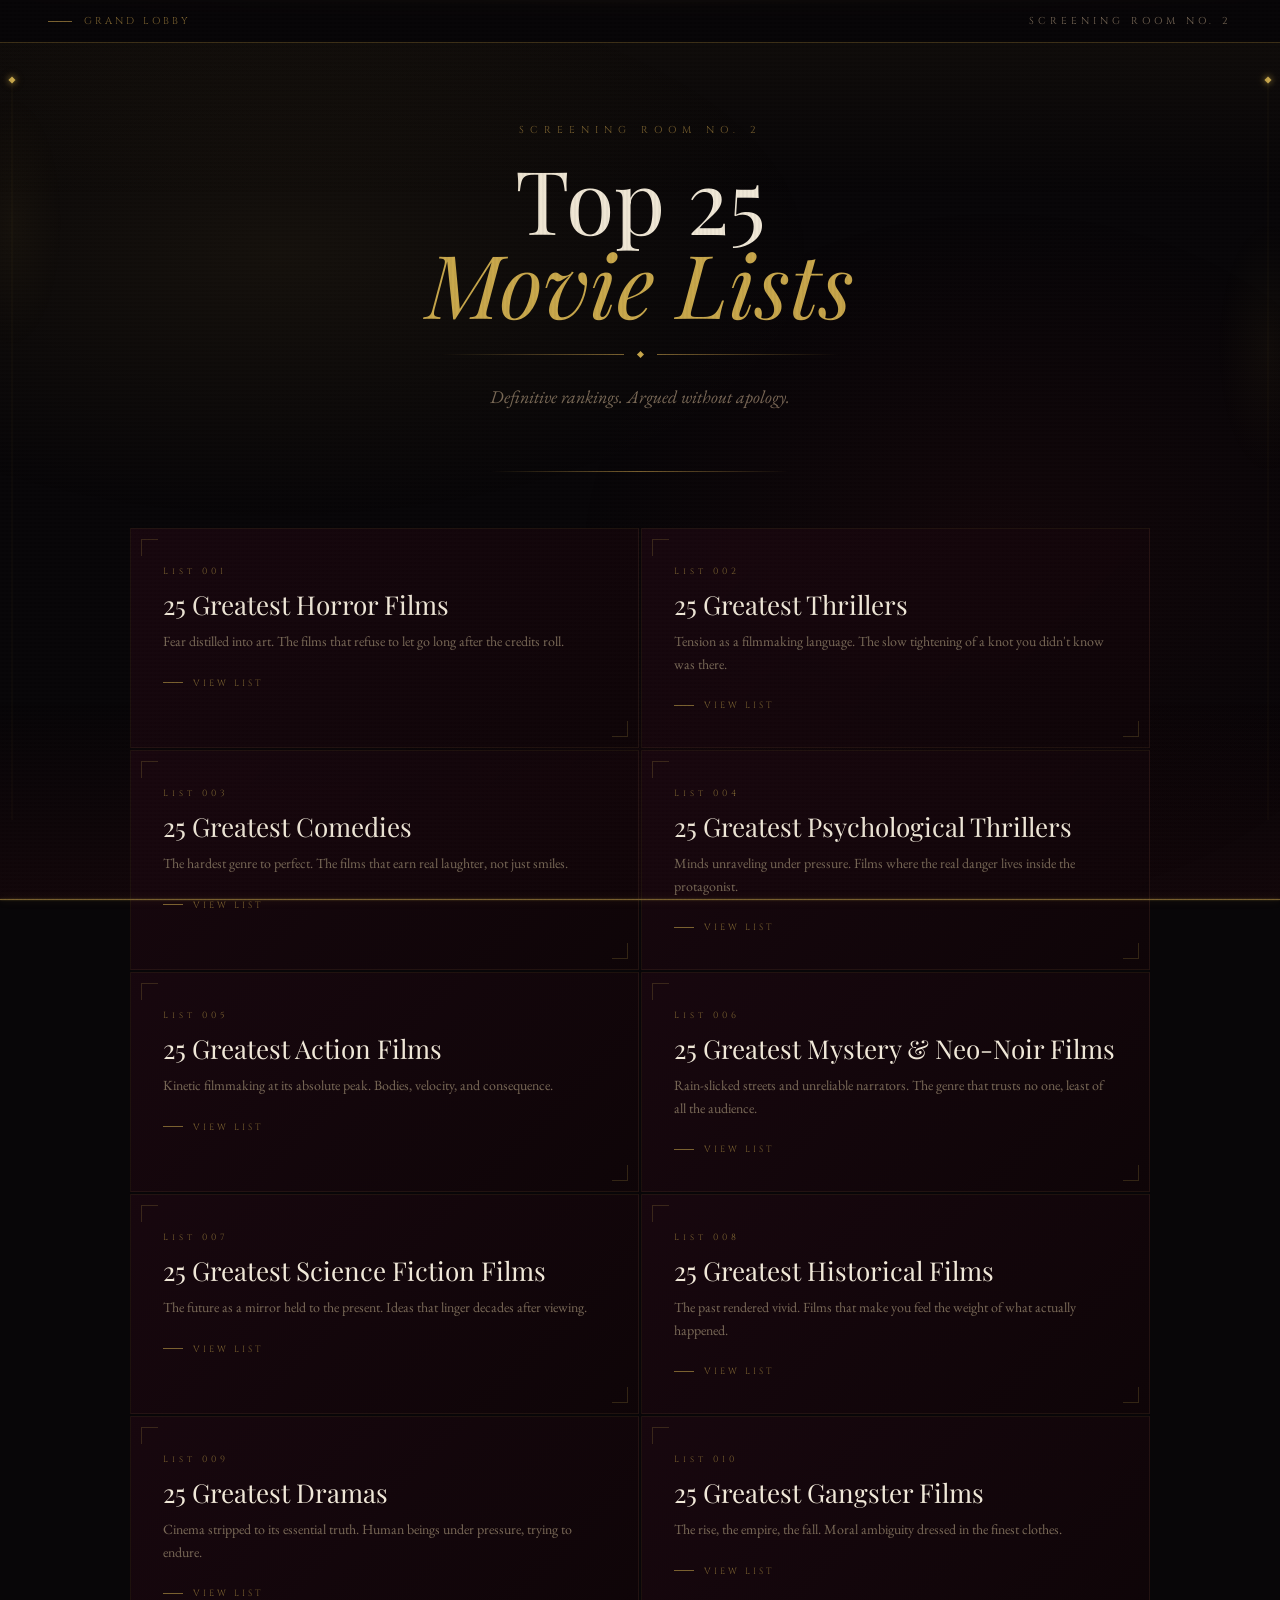
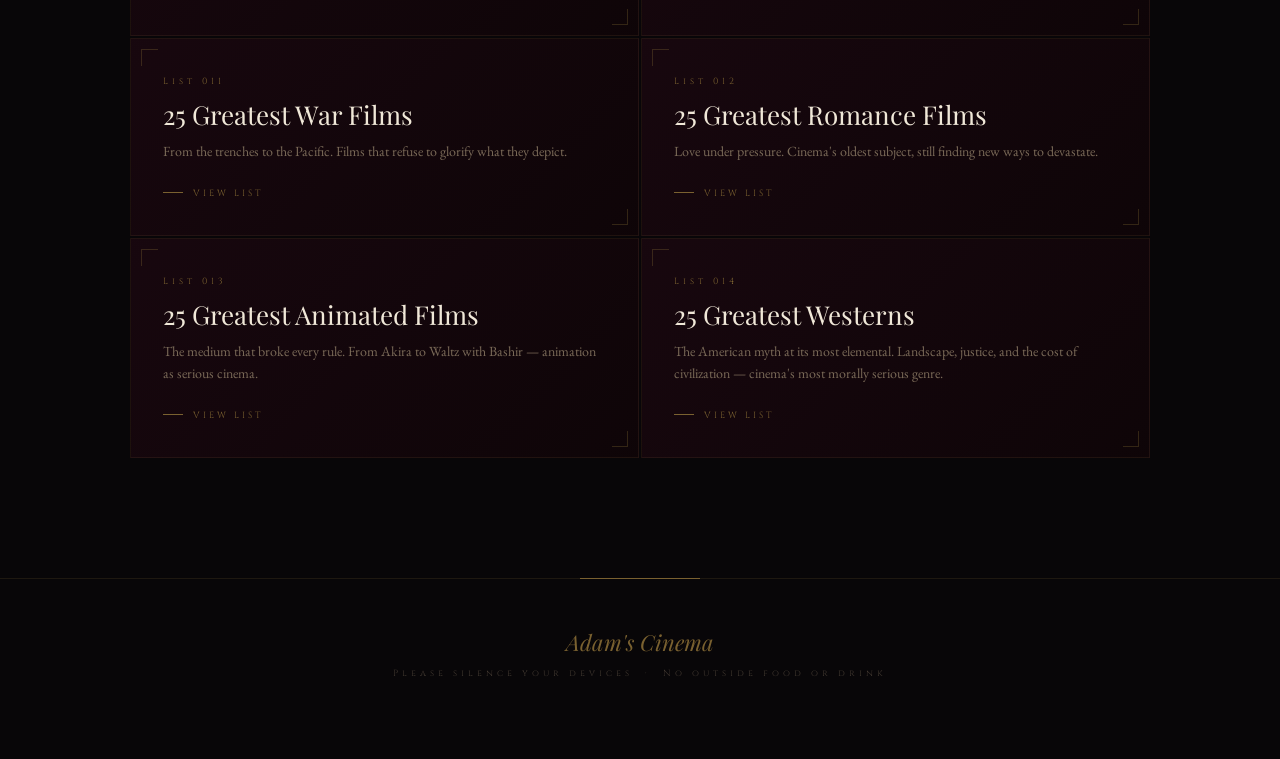
<file: top25.html>
<!DOCTYPE html>
<html lang="en">
<head>
<meta charset="UTF-8">
<meta name="viewport" content="width=device-width, initial-scale=1.0">
<title>Top 25 Lists — Adam's Cinema</title>
<link rel="preconnect" href="https://fonts.googleapis.com">
<link rel="preconnect" href="https://fonts.gstatic.com" crossorigin>
<link href="https://fonts.googleapis.com/css2?family=Playfair+Display:ital,wght@0,400;0,500;0,700;1,400;1,600&family=EB+Garamond:ital,wght@0,400;0,500;1,400&family=Cinzel:wght@400;500;600&family=Courier+Prime:ital,wght@0,400;0,700;1,400&display=swap" rel="stylesheet">
<link rel="stylesheet" href="style.css">
<style>
.room-label { font-family:'Cinzel',serif; font-size:10px; letter-spacing:6px; color:var(--gold-dim); text-transform:uppercase; margin-bottom:20px; opacity:0; animation:fadeUp 0.8s ease forwards 0.2s; }
h1 { opacity:0; animation:fadeUp 0.8s ease forwards 0.4s; }
.header-ornament { opacity:0; animation:fadeUp 0.8s ease forwards 0.6s; }
.header-sub { opacity:0; animation:fadeUp 0.8s ease forwards 0.8s; }
main { max-width:1100px; margin:0 auto; padding:56px 40px 120px; position:relative; z-index:2; }
.list-grid { display:grid; grid-template-columns:1fr 1fr; gap:2px; }
.list-card { background:linear-gradient(135deg,rgba(26,8,16,0.9),rgba(15,5,8,0.95)); border:1px solid rgba(201,168,76,0.08); padding:36px 32px; position:relative; text-decoration:none; color:inherit; display:block; transition:border-color 0.3s; opacity:0; animation:fadeUp 0.6s ease forwards; }
.list-card:nth-child(1)  { animation-delay:0.15s; }
.list-card:nth-child(2)  { animation-delay:0.20s; }
.list-card:nth-child(3)  { animation-delay:0.25s; }
.list-card:nth-child(4)  { animation-delay:0.30s; }
.list-card:nth-child(5)  { animation-delay:0.35s; }
.list-card:nth-child(6)  { animation-delay:0.40s; }
.list-card:nth-child(7)  { animation-delay:0.45s; }
.list-card:nth-child(8)  { animation-delay:0.50s; }
.list-card:nth-child(9)  { animation-delay:0.55s; }
.list-card:nth-child(10) { animation-delay:0.60s; }
.list-card:nth-child(11) { animation-delay:0.65s; }
.list-card:nth-child(12) { animation-delay:0.70s; }
.list-card:nth-child(13) { animation-delay:0.75s; }
.list-card:nth-child(14) { animation-delay:0.80s; }
.list-card:hover { border-color:rgba(201,168,76,0.3); }
.list-card::before { content:''; position:absolute; inset:0; background:radial-gradient(ellipse at 50% 0%,rgba(201,168,76,0.05),transparent 70%); opacity:0; transition:opacity 0.4s; }
.list-card:hover::before { opacity:1; }
.list-card::after { content:''; position:absolute; top:10px; left:10px; width:16px; height:16px; border-top:1px solid rgba(201,168,76,0.2); border-left:1px solid rgba(201,168,76,0.2); transition:all 0.3s; }
.list-card:hover::after { width:22px; height:22px; border-color:var(--gold); }
.card-corner-br { position:absolute; bottom:10px; right:10px; width:16px; height:16px; border-bottom:1px solid rgba(201,168,76,0.2); border-right:1px solid rgba(201,168,76,0.2); transition:all 0.3s; pointer-events:none; }
.list-card:hover .card-corner-br { width:22px; height:22px; border-color:var(--gold); }
.card-num { font-family:'Cinzel',serif; font-size:9px; letter-spacing:4px; color:var(--gold-dim); margin-bottom:12px; }
.card-title { font-family:'Playfair Display',serif; font-size:clamp(20px,2.2vw,26px); font-weight:400; line-height:1.2; margin-bottom:10px; color:var(--cream); transition:color 0.3s; }
.card-desc { font-size:14px; line-height:1.6; color:var(--cream-muted); margin-bottom:24px; }
.card-enter { display:flex; align-items:center; gap:10px; font-family:'Cinzel',serif; font-size:9px; letter-spacing:3px; color:var(--gold-dim); text-transform:uppercase; transition:all 0.3s; }
.list-card:hover .card-enter { color:var(--gold); gap:14px; }
.enter-line { width:20px; height:1px; background:currentColor; transition:width 0.3s; }
.list-card:hover .enter-line { width:32px; }
@media (max-width:680px) {
  main { padding:40px 20px 100px; }
  .list-grid { grid-template-columns:1fr; }
}
</style>
</head>
<body>

<div class="ceiling"></div>
<div class="ceiling-glow"></div>
<div class="floor"></div>
<div class="floor-glow"></div>

<nav class="nav">
  <a class="nav-back" href="index.html">
    <div class="nav-back-line"></div>
    Grand Lobby
  </a>
  <span class="nav-title">Screening Room No. 2</span>
</nav>

<header>
  <div class="room-label">Screening Room No. 2</div>
  <h1>Top 25<em>Movie Lists</em></h1>
  <div class="header-ornament">
    <div class="orn-line"></div>
    <div class="orn-diamond"></div>
    <div class="orn-line r"></div>
  </div>
  <p class="header-sub">Definitive rankings. Argued without apology.</p>
</header>

<main>
  <div class="list-grid">

    <a class="list-card" href="list.html?list=horror">
      <div class="card-corner-br"></div>
      <div class="card-num">List 001</div>
      <div class="card-title">25 Greatest Horror Films</div>
      <p class="card-desc">Fear distilled into art. The films that refuse to let go long after the credits roll.</p>
      <div class="card-enter"><div class="enter-line"></div>View List</div>
    </a>

    <a class="list-card" href="list.html?list=thriller">
      <div class="card-corner-br"></div>
      <div class="card-num">List 002</div>
      <div class="card-title">25 Greatest Thrillers</div>
      <p class="card-desc">Tension as a filmmaking language. The slow tightening of a knot you didn't know was there.</p>
      <div class="card-enter"><div class="enter-line"></div>View List</div>
    </a>

    <a class="list-card" href="list.html?list=comedy">
      <div class="card-corner-br"></div>
      <div class="card-num">List 003</div>
      <div class="card-title">25 Greatest Comedies</div>
      <p class="card-desc">The hardest genre to perfect. The films that earn real laughter, not just smiles.</p>
      <div class="card-enter"><div class="enter-line"></div>View List</div>
    </a>

    <a class="list-card" href="list.html?list=psych_thriller">
      <div class="card-corner-br"></div>
      <div class="card-num">List 004</div>
      <div class="card-title">25 Greatest Psychological Thrillers</div>
      <p class="card-desc">Minds unraveling under pressure. Films where the real danger lives inside the protagonist.</p>
      <div class="card-enter"><div class="enter-line"></div>View List</div>
    </a>

    <a class="list-card" href="list.html?list=action">
      <div class="card-corner-br"></div>
      <div class="card-num">List 005</div>
      <div class="card-title">25 Greatest Action Films</div>
      <p class="card-desc">Kinetic filmmaking at its absolute peak. Bodies, velocity, and consequence.</p>
      <div class="card-enter"><div class="enter-line"></div>View List</div>
    </a>

    <a class="list-card" href="list.html?list=mystery">
      <div class="card-corner-br"></div>
      <div class="card-num">List 006</div>
      <div class="card-title">25 Greatest Mystery & Neo-Noir Films</div>
      <p class="card-desc">Rain-slicked streets and unreliable narrators. The genre that trusts no one, least of all the audience.</p>
      <div class="card-enter"><div class="enter-line"></div>View List</div>
    </a>

    <a class="list-card" href="list.html?list=scifi">
      <div class="card-corner-br"></div>
      <div class="card-num">List 007</div>
      <div class="card-title">25 Greatest Science Fiction Films</div>
      <p class="card-desc">The future as a mirror held to the present. Ideas that linger decades after viewing.</p>
      <div class="card-enter"><div class="enter-line"></div>View List</div>
    </a>

    <a class="list-card" href="list.html?list=historical">
      <div class="card-corner-br"></div>
      <div class="card-num">List 008</div>
      <div class="card-title">25 Greatest Historical Films</div>
      <p class="card-desc">The past rendered vivid. Films that make you feel the weight of what actually happened.</p>
      <div class="card-enter"><div class="enter-line"></div>View List</div>
    </a>

    <a class="list-card" href="list.html?list=drama">
      <div class="card-corner-br"></div>
      <div class="card-num">List 009</div>
      <div class="card-title">25 Greatest Dramas</div>
      <p class="card-desc">Cinema stripped to its essential truth. Human beings under pressure, trying to endure.</p>
      <div class="card-enter"><div class="enter-line"></div>View List</div>
    </a>

    <a class="list-card" href="list.html?list=gangster">
      <div class="card-corner-br"></div>
      <div class="card-num">List 010</div>
      <div class="card-title">25 Greatest Gangster Films</div>
      <p class="card-desc">The rise, the empire, the fall. Moral ambiguity dressed in the finest clothes.</p>
      <div class="card-enter"><div class="enter-line"></div>View List</div>
    </a>

    <a class="list-card" href="list.html?list=war">
      <div class="card-corner-br"></div>
      <div class="card-num">List 011</div>
      <div class="card-title">25 Greatest War Films</div>
      <p class="card-desc">From the trenches to the Pacific. Films that refuse to glorify what they depict.</p>
      <div class="card-enter"><div class="enter-line"></div>View List</div>
    </a>

    <a class="list-card" href="list.html?list=romance">
      <div class="card-corner-br"></div>
      <div class="card-num">List 012</div>
      <div class="card-title">25 Greatest Romance Films</div>
      <p class="card-desc">Love under pressure. Cinema's oldest subject, still finding new ways to devastate.</p>
      <div class="card-enter"><div class="enter-line"></div>View List</div>
    </a>

    <a class="list-card" href="list.html?list=animated">
      <div class="card-corner-br"></div>
      <div class="card-num">List 013</div>
      <div class="card-title">25 Greatest Animated Films</div>
      <p class="card-desc">The medium that broke every rule. From Akira to Waltz with Bashir — animation as serious cinema.</p>
      <div class="card-enter"><div class="enter-line"></div>View List</div>
    </a>

    <a class="list-card" href="list.html?list=western">
      <div class="card-corner-br"></div>
      <div class="card-num">List 014</div>
      <div class="card-title">25 Greatest Westerns</div>
      <p class="card-desc">The American myth at its most elemental. Landscape, justice, and the cost of civilization — cinema's most morally serious genre.</p>
      <div class="card-enter"><div class="enter-line"></div>View List</div>
    </a>

  </div>
</main>


<footer>
  <div class="footer-mark">Adam's Cinema</div>
  <div class="footer-sub">Please silence your devices &nbsp;&middot;&nbsp; No outside food or drink</div>
</footer>

<script>
(function(){
  if(window.innerWidth<900)return;
  if(window.matchMedia('(prefers-reduced-motion:reduce)').matches)return;

  // Create left and right rails
  ['rail-l','rail-r'].forEach(function(c){
    var r=document.createElement('div');
    r.className='theatre-rail '+c;
    r.setAttribute('aria-hidden','true');
    r.innerHTML='<div class="rail-track"><div class="rail-fill"></div></div>'
               +'<div class="rail-marker"></div>'
               +'<div class="rail-glow"></div>';
    document.body.appendChild(r);
  });

  var fills   = document.querySelectorAll('.rail-fill');
  var markers = document.querySelectorAll('.rail-marker');
  var glows   = document.querySelectorAll('.rail-glow');

  // ── Scroll rope + parallax glow ──────────────────
  function update(){
    var s = window.scrollY;
    var maxS = document.documentElement.scrollHeight - window.innerHeight;
    var p = maxS > 0 ? Math.min(1, Math.max(0, s / maxS)) : 0;

    // Rope fill
    fills.forEach(function(f){ f.style.height = (p*100)+'%'; });

    // Diamond marker (80px padding from top/bottom)
    var trackH = window.innerHeight - 160;
    var markerY = 80 + p * trackH;
    markers.forEach(function(m){ m.style.top = markerY+'px'; });

    // Parallax glow — left leads, right slightly offset
    if(glows[0]) glows[0].style.top = (8  + p*54)+'%';
    if(glows[1]) glows[1].style.top = (22 + p*52)+'%';
  }

  window.addEventListener('scroll', update, {passive:true});
  window.addEventListener('resize', update, {passive:true});
  update();

  // ── Section pulse (IntersectionObserver) ─────────
  var obs = new IntersectionObserver(function(entries){
    entries.forEach(function(e){
      if(e.isIntersecting){
        markers.forEach(function(m){
          m.classList.add('pulsing');
          setTimeout(function(){ m.classList.remove('pulsing'); }, 500);
        });
      }
    });
  },{threshold:0.2, rootMargin:'-8% 0px -8% 0px'});

  document.querySelectorAll(
    'h1, h2, .section-head, .section-head-title, .list-meta, header'
  ).forEach(function(el){ obs.observe(el); });
})();
</script>

</body>
</html>
</file>
<file: style.css>
/* =====================================================
   Adam's Cinema — Shared Stylesheet
   style.css
   ===================================================== */

/* ── GOOGLE FONTS ──────────────────────────────────── */
/* ── CSS VARIABLES ─────────────────────────────────── */
:root {
  --black:          #080608;
  --deep:           #0f0a0c;
  --velvet:         #1a0a10;
  --velvet-mid:     #2a1018;
  --velvet-light:   #3d1822;
  --crimson:        #6b0f1a;
  --crimson-bright: #8b1a28;
  --gold:           #c9a84c;
  --gold-bright:    #e8c86a;
  --gold-dim:       #7a6130;
  --gold-pale:      #3d3018;
  --cream:          #f0e8d8;
  --cream-dim:      #c8b898;
  --cream-muted:    #7a6a58;
  --cream-ghost:    #1e1810;
  --code-bg:        #0e0a0c;
  --code-border:    #2a1a20;
}

/* ── RESET & BASE ──────────────────────────────────── */
* { margin: 0; padding: 0; box-sizing: border-box; }
html { scroll-behavior: smooth; }

body {
  background: var(--black);
  color: var(--cream);
  font-family: 'EB Garamond', Georgia, serif;
  min-height: 100vh;
  overflow-x: hidden;
}

/* Velvet texture overlay */
body::before {
  content: '';
  position: fixed;
  inset: 0;
  background:
    repeating-linear-gradient(90deg, transparent, transparent 2px, rgba(0,0,0,0.03) 2px, rgba(0,0,0,0.03) 4px),
    repeating-linear-gradient(0deg, transparent, transparent 2px, rgba(255,255,255,0.008) 2px, rgba(255,255,255,0.008) 4px);
  pointer-events: none;
  z-index: 500;
}

/* ── AMBIENT LIGHTING ──────────────────────────────── */
/* Slow-drifting colour pools — visible through glass cards */
body::after {
  content: '';
  position: fixed;
  inset: 0;
  background:
    radial-gradient(ellipse 70% 50% at 22% 28%, rgba(201,168,76,0.07) 0%, transparent 60%),
    radial-gradient(ellipse 55% 65% at 78% 62%, rgba(107,15,26,0.10) 0%, transparent 60%),
    radial-gradient(ellipse 40% 30% at 52% 88%, rgba(139,26,40,0.06) 0%, transparent 55%);
  animation: ambientDrift 20s ease-in-out infinite;
  pointer-events: none;
  z-index: 0;
  will-change: transform;
}

@keyframes ambientDrift {
  0%,  100% { transform: translate(0,    0);    }
  25%        { transform: translate(2.5%, -1.5%); }
  50%        { transform: translate(-1.5%, 2.5%); }
  75%        { transform: translate(1.5%,  1.5%); }
}

/* ── CEILING & FLOOR ───────────────────────────────── */
.ceiling {
  position: fixed;
  top: 0; left: 0; right: 0;
  height: 4px;
  background: linear-gradient(90deg, transparent, var(--gold-dim), var(--gold), var(--gold-dim), transparent);
  z-index: 10;
}

.ceiling-glow {
  position: fixed;
  top: 0; left: 0; right: 0;
  height: 200px;
  background: linear-gradient(to bottom, rgba(201,168,76,0.05), transparent);
  pointer-events: none;
  z-index: 1;
}

.floor {
  position: fixed;
  bottom: 0; left: 0; right: 0;
  height: 1px;
  background: var(--gold-dim);
  box-shadow: 0 0 8px rgba(201,168,76,0.3), 0 0 2px rgba(201,168,76,0.5);
  z-index: 10;
}

.floor-glow {
  position: fixed;
  bottom: 0; left: 0; right: 0;
  height: 200px;
  background: linear-gradient(to top, rgba(107,15,26,0.1), transparent);
  pointer-events: none;
  z-index: 1;
}

/* ── CURTAIN ANIMATION (index.html, adams-oracle.html) */
.curtain-left, .curtain-right {
  position: fixed;
  top: 0; width: 50%; height: 100%;
  z-index: 900;
  transition: transform 1.8s cubic-bezier(0.7,0,0.3,1);
}
.curtain-left {
  left: 0;
  background: linear-gradient(to right, #0f0508 0%, #2d0f1a 30%, #1a0810 60%, #2a0e18 80%, #1f0a12 100%);
}
.curtain-right {
  right: 0;
  background: linear-gradient(to left, #0f0508 0%, #2d0f1a 30%, #1a0810 60%, #2a0e18 80%, #1f0a12 100%);
}
.curtain-left::before, .curtain-right::before {
  content: '';
  position: absolute;
  inset: 0;
  background: repeating-linear-gradient(90deg, transparent 0px, transparent 18px, rgba(0,0,0,0.2) 18px, rgba(0,0,0,0.2) 20px, transparent 20px, transparent 38px, rgba(255,255,255,0.02) 38px, rgba(255,255,255,0.02) 40px);
}
.curtain-left.open  { transform: translateX(-100%); }
.curtain-right.open { transform: translateX(100%); }

/* ── NAVIGATION ────────────────────────────────────── */
.nav {
  position: sticky;
  top: 0;
  z-index: 100;
  background: rgba(8,6,8,0.96);
  border-bottom: 1px solid var(--gold-pale);
  padding: 14px 48px;
  display: flex;
  align-items: center;
  justify-content: space-between;
  backdrop-filter: blur(8px);
}

.nav-back {
  display: flex;
  align-items: center;
  gap: 12px;
  font-family: 'Cinzel', serif;
  font-size: 10px;
  letter-spacing: 3px;
  color: var(--gold-dim);
  text-decoration: none;
  text-transform: uppercase;
  transition: color 0.3s;
}
.nav-back:hover { color: var(--gold); }

.nav-back-line {
  width: 24px;
  height: 1px;
  background: currentColor;
  transition: width 0.3s;
}
.nav-back:hover .nav-back-line { width: 36px; }

.nav-title {
  font-family: 'Cinzel', serif;
  font-size: 10px;
  letter-spacing: 4px;
  color: var(--cream-muted);
  text-transform: uppercase;
}

/* ── HEADER ────────────────────────────────────────── */
header {
  text-align: center;
  padding: 80px 20px 64px;
  position: relative;
}

header::after {
  content: '';
  position: absolute;
  bottom: 0;
  left: 50%;
  transform: translateX(-50%);
  width: 300px;
  height: 1px;
  background: linear-gradient(90deg, transparent, var(--gold-dim), transparent);
}

h1 {
  font-family: 'Playfair Display', serif;
  font-weight: 400;
  font-size: clamp(44px, 7vw, 88px);
  line-height: 0.95;
  color: var(--cream);
}

h1 em {
  font-style: italic;
  color: var(--gold);
  display: block;
}

.header-ornament {
  display: flex;
  align-items: center;
  justify-content: center;
  gap: 14px;
  margin: 28px auto;
  max-width: 400px;
}

.orn-line {
  flex: 1;
  height: 1px;
  background: linear-gradient(90deg, transparent, var(--gold-dim));
}
.orn-line.r { background: linear-gradient(270deg, transparent, var(--gold-dim)); }

.orn-diamond {
  width: 5px;
  height: 5px;
  background: var(--gold);
  transform: rotate(45deg);
}

.header-sub {
  font-style: italic;
  font-size: 18px;
  color: var(--cream-muted);
}

/* ── FOOTER ────────────────────────────────────────── */
footer {
  text-align: center;
  padding: 48px 20px 80px;
  border-top: 1px solid var(--cream-ghost);
  position: relative;
}

footer::before {
  content: '';
  position: absolute;
  top: -1px;
  left: 50%;
  transform: translateX(-50%);
  width: 120px;
  height: 1px;
  background: var(--gold-dim);
}

.footer-mark {
  font-family: 'Playfair Display', serif;
  font-style: italic;
  font-size: 22px;
  color: var(--gold-dim);
  margin-bottom: 10px;
}

.footer-sub {
  font-family: 'Cinzel', serif;
  font-size: 9px;
  letter-spacing: 4px;
  color: var(--cream-muted);
  opacity: 0.5;
}

/* ── LOADING BULBS (list.html, adams-oracle.html) ──── */
.loading-lights {
  display: flex;
  justify-content: center;
  gap: 12px;
  margin-bottom: 24px;
}

.loading-bulb {
  width: 8px;
  height: 8px;
  border-radius: 50%;
  background: var(--gold);
  box-shadow: 0 0 10px var(--gold), 0 0 24px rgba(201,168,76,0.3);
  animation: loadPulse 1.2s ease infinite;
}
.loading-bulb:nth-child(2) { animation-delay: 0.2s; }
.loading-bulb:nth-child(3) { animation-delay: 0.4s; }
.loading-bulb:nth-child(4) { animation-delay: 0.6s; }
.loading-bulb:nth-child(5) { animation-delay: 0.8s; }

.loading-text {
  font-family: 'Cinzel', serif;
  font-size: 10px;
  letter-spacing: 5px;
  color: var(--gold-dim);
  text-transform: uppercase;
}

/* ── ANIMATIONS ────────────────────────────────────── */
@keyframes fadeUp {
  from { opacity: 0; transform: translateY(16px); }
  to   { opacity: 1; transform: translateY(0); }
}

@keyframes loadPulse {
  0%, 100% { opacity: 0.25; transform: scale(0.8); }
  50%       { opacity: 1;    transform: scale(1); }
}

@keyframes bulbFlicker {
  0%, 88%, 100% { opacity: 1; }
  91%  { opacity: 0.5; }
  94%  { opacity: 1; }
  97%  { opacity: 0.3; }
}

/* ── RESPONSIVE BASE ───────────────────────────────── */
@media (max-width: 700px) {
  .nav { padding: 12px 24px; }
}

/* ── THEATRE RAILS ─────────────────────────────────── */
/* Three effects unified: scroll rope + parallax glow + section pulse */
.theatre-rail {
  position: fixed;
  top: 0; bottom: 0;
  width: 18px;
  z-index: 6;
  pointer-events: none;
}
.rail-l { left: 3px; }
.rail-r { right: 3px; }

/* Rope track (faint vertical line) */
.rail-track {
  position: absolute;
  top: 80px; bottom: 80px;
  left: 50%;
  transform: translateX(-50%);
  width: 1px;
  background: rgba(201,168,76,0.06);
}

/* Scroll fill (grows as you scroll) */
.rail-fill {
  position: absolute;
  top: 0; left: 0; right: 0;
  height: 0%;
  background: linear-gradient(180deg, rgba(201,168,76,0.45), rgba(201,168,76,0.08));
  transition: height 0.12s linear;
}

/* Diamond scroll marker */
.rail-marker {
  position: absolute;
  left: 50%;
  transform: translateX(-50%) translateY(-50%) rotate(45deg);
  width: 5px; height: 5px;
  background: var(--gold);
  box-shadow: 0 0 6px rgba(201,168,76,0.8), 0 0 12px rgba(201,168,76,0.25);
  top: 80px;
  transition: top 0.12s linear, box-shadow 0.25s ease, transform 0.25s ease;
}

/* Section pulse: diamond brightens when a section scrolls into view */
.rail-marker.pulsing {
  box-shadow: 0 0 14px rgba(201,168,76,1), 0 0 28px rgba(201,168,76,0.55);
  transform: translateX(-50%) translateY(-50%) rotate(45deg) scale(1.9);
}

/* Parallax spotlight glow (drifts behind the rope at different speed) */
.rail-glow {
  position: absolute;
  left: 50%;
  transform: translateX(-50%);
  width: 120px; height: 300px;
  background: radial-gradient(ellipse at center, rgba(201,168,76,0.042) 0%, transparent 60%);
  top: 20%;
  transition: top 0.4s ease;
}

@media (max-width: 900px) {
  .theatre-rail { display: none; }
}

/* ── SKELETON LOADERS ──────────────────────────────── */
/*
  Themed shimmer skeletons. Show only when a fetch exceeds ~300ms (delay-gate
  in JS) so quick responses never flash a placeholder. Per-page geometry is
  set with CSS custom properties (--skel-poster-w/h, --skel-card-h, etc.)
  inside each page's <style> block.

  Accessibility template — wrap every skeleton subtree as:
    <div class="skel-region" role="status" aria-live="polite" aria-busy="true">
      <span class="sr-only">Loading the Oracle's recommendation…</span>
      <div class="skel-card" aria-hidden="true"> … </div>
    </div>
  On render, set aria-busy="false", remove the .sr-only text, and remove the
  .skel-* subtree (or set the parent's display:none).
*/
.sr-only {
  position: absolute !important;
  width: 1px; height: 1px;
  padding: 0; margin: -1px;
  overflow: hidden; clip: rect(0,0,0,0);
  white-space: nowrap; border: 0;
}

.skel-line,
.skel-poster,
.skel-circle,
.skel-card {
  position: relative;
  overflow: hidden;
  background: var(--velvet-mid);
  border: 1px solid rgba(201,168,76,0.08);
}

.skel-line::after,
.skel-poster::after,
.skel-circle::after,
.skel-card::after {
  content: '';
  position: absolute;
  inset: 0;
  background: linear-gradient(
    90deg,
    transparent 0%,
    rgba(201,168,76,0.08) 50%,
    transparent 100%
  );
  transform: translateX(-100%);
  animation: skelShimmer 1.8s ease-in-out infinite;
}

.skel-line {
  display: block;
  height: 14px;
  width: 100%;
  border-radius: 2px;
  margin: 8px 0;
}
.skel-line.short  { width: 38%; }
.skel-line.medium { width: 62%; }
.skel-line.long   { width: 86%; }

.skel-poster {
  width: var(--skel-poster-w, 140px);
  height: var(--skel-poster-h, 210px);
  flex-shrink: 0;
}

.skel-circle {
  width: var(--skel-circle-d, 78px);
  height: var(--skel-circle-d, 78px);
  border-radius: 50%;
  flex-shrink: 0;
}

.skel-card {
  width: 100%;
  min-height: var(--skel-card-h, 180px);
  padding: 24px 28px;
  background: linear-gradient(135deg, rgba(26,8,16,0.28), rgba(15,5,8,0.35));
  backdrop-filter: blur(14px) saturate(1.1);
  -webkit-backdrop-filter: blur(14px) saturate(1.1);
  border: 1px solid rgba(201,168,76,0.12);
}

@keyframes skelShimmer {
  0%   { transform: translateX(-100%); }
  50%  { transform: translateX(100%);  }
  100% { transform: translateX(100%);  }
}

/* ── REDUCED MOTION ───────────────────────────────── */
@media (prefers-reduced-motion: reduce) {
  *, *::before, *::after {
    animation-duration: 0.01ms !important;
    animation-iteration-count: 1 !important;
    transition-duration: 0.01ms !important;
  }
  .curtain-left  { transform: translateX(-100%) !important; }
  .curtain-right { transform: translateX(100%)  !important; }
  .filmstrip-scroll { animation: none !important; }
  /* Keep skeletons visible as a static low-opacity tint instead of sweeping */
  .skel-line::after,
  .skel-poster::after,
  .skel-circle::after,
  .skel-card::after {
    animation: none !important;
    transform: none !important;
    background: rgba(201,168,76,0.04) !important;
  }
}

/* ── FOCUS VISIBLE ────────────────────────────────── */
:focus-visible {
  outline: 2px solid var(--gold);
  outline-offset: 3px;
}

:focus:not(:focus-visible) { outline: none; }

/* Override explicit outline:none on form elements */
.range-input:focus-visible,
.text-input:focus-visible,
.era-select:focus-visible {
  outline: 2px solid var(--gold) !important;
  outline-offset: 2px;
}
</file>
